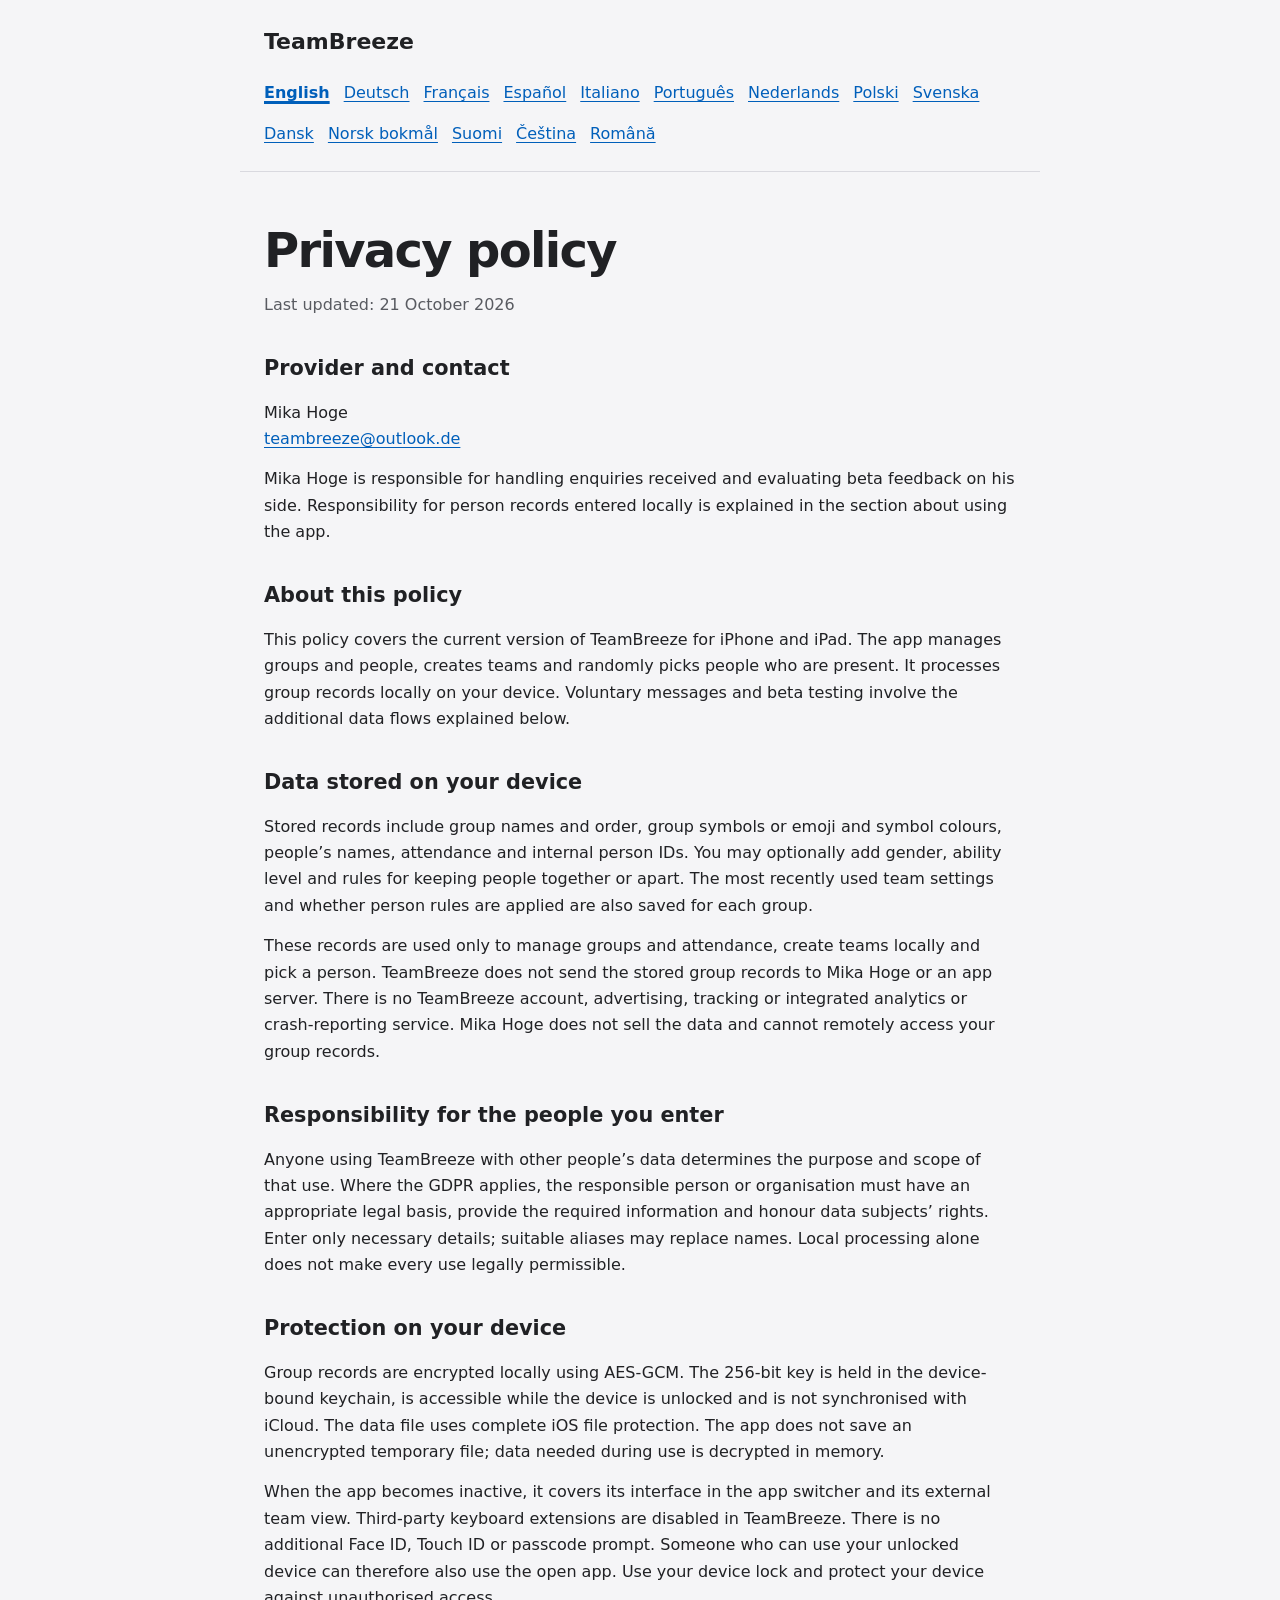
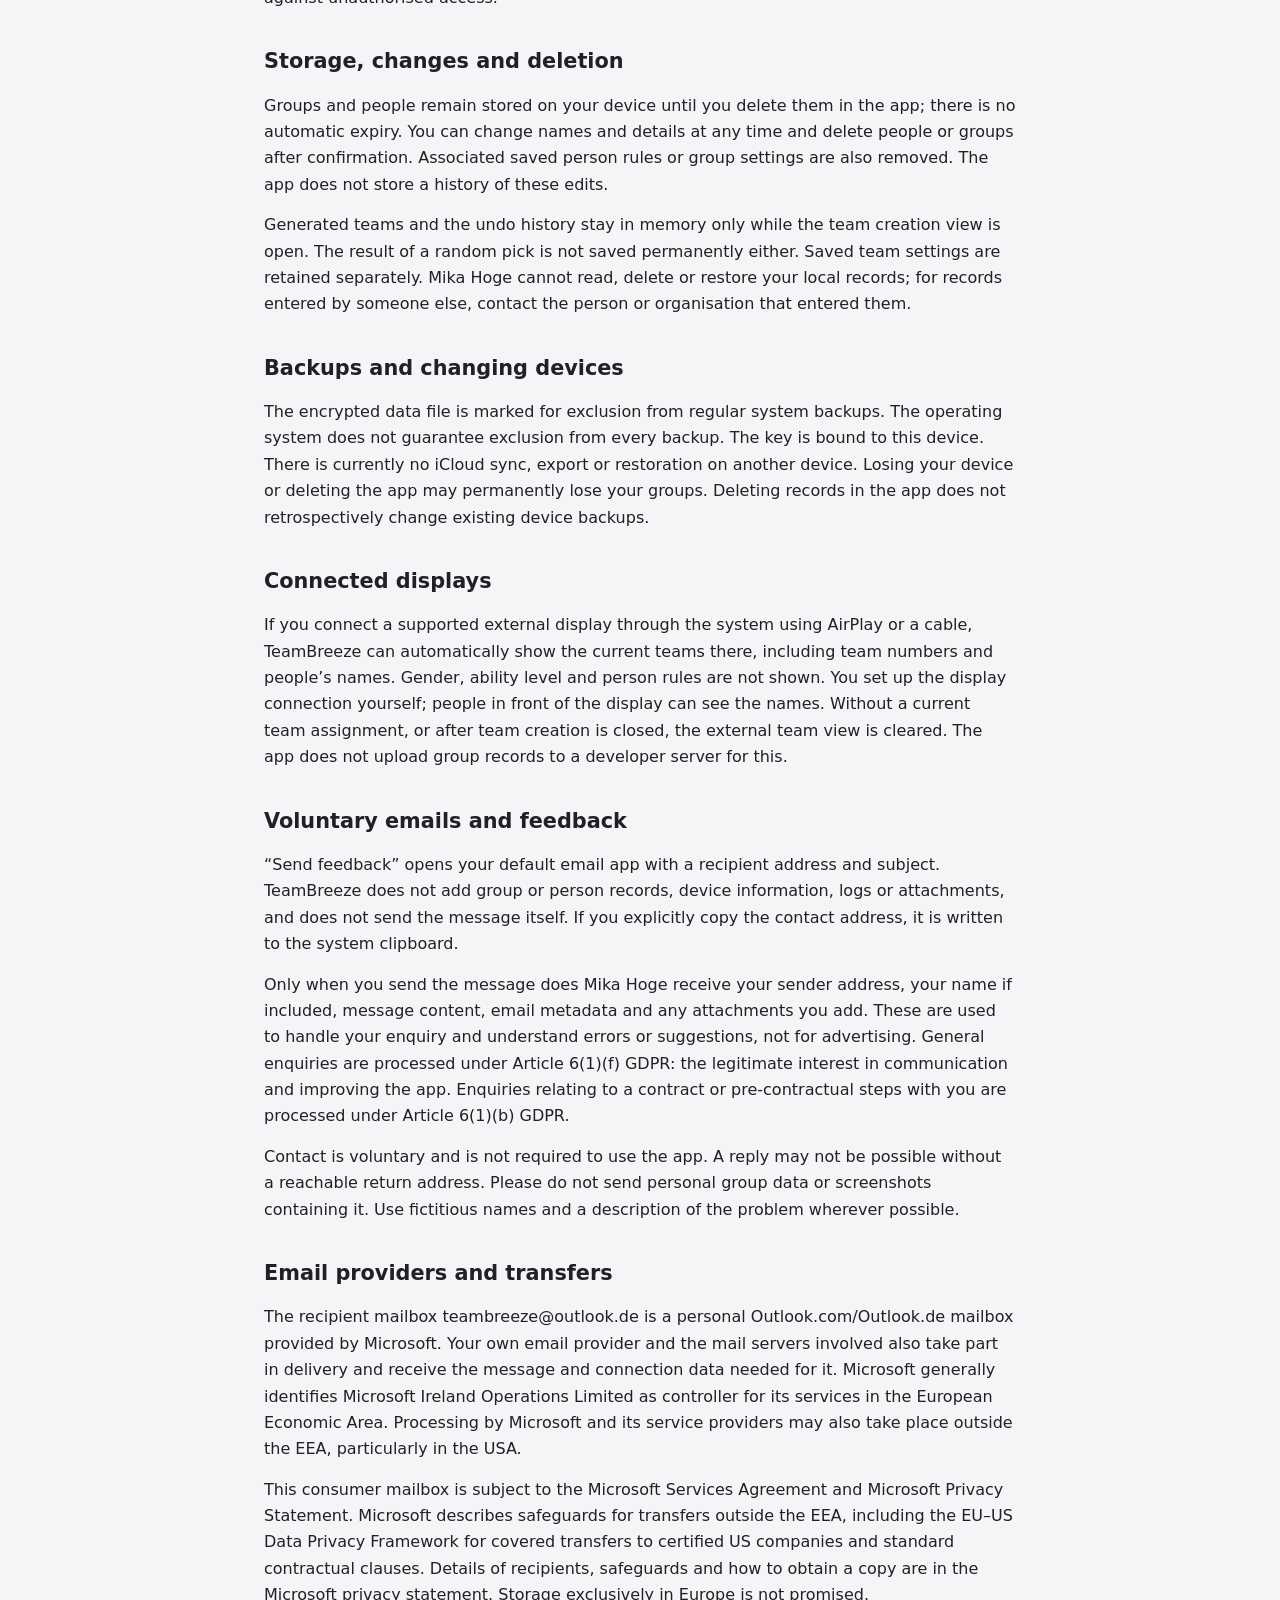
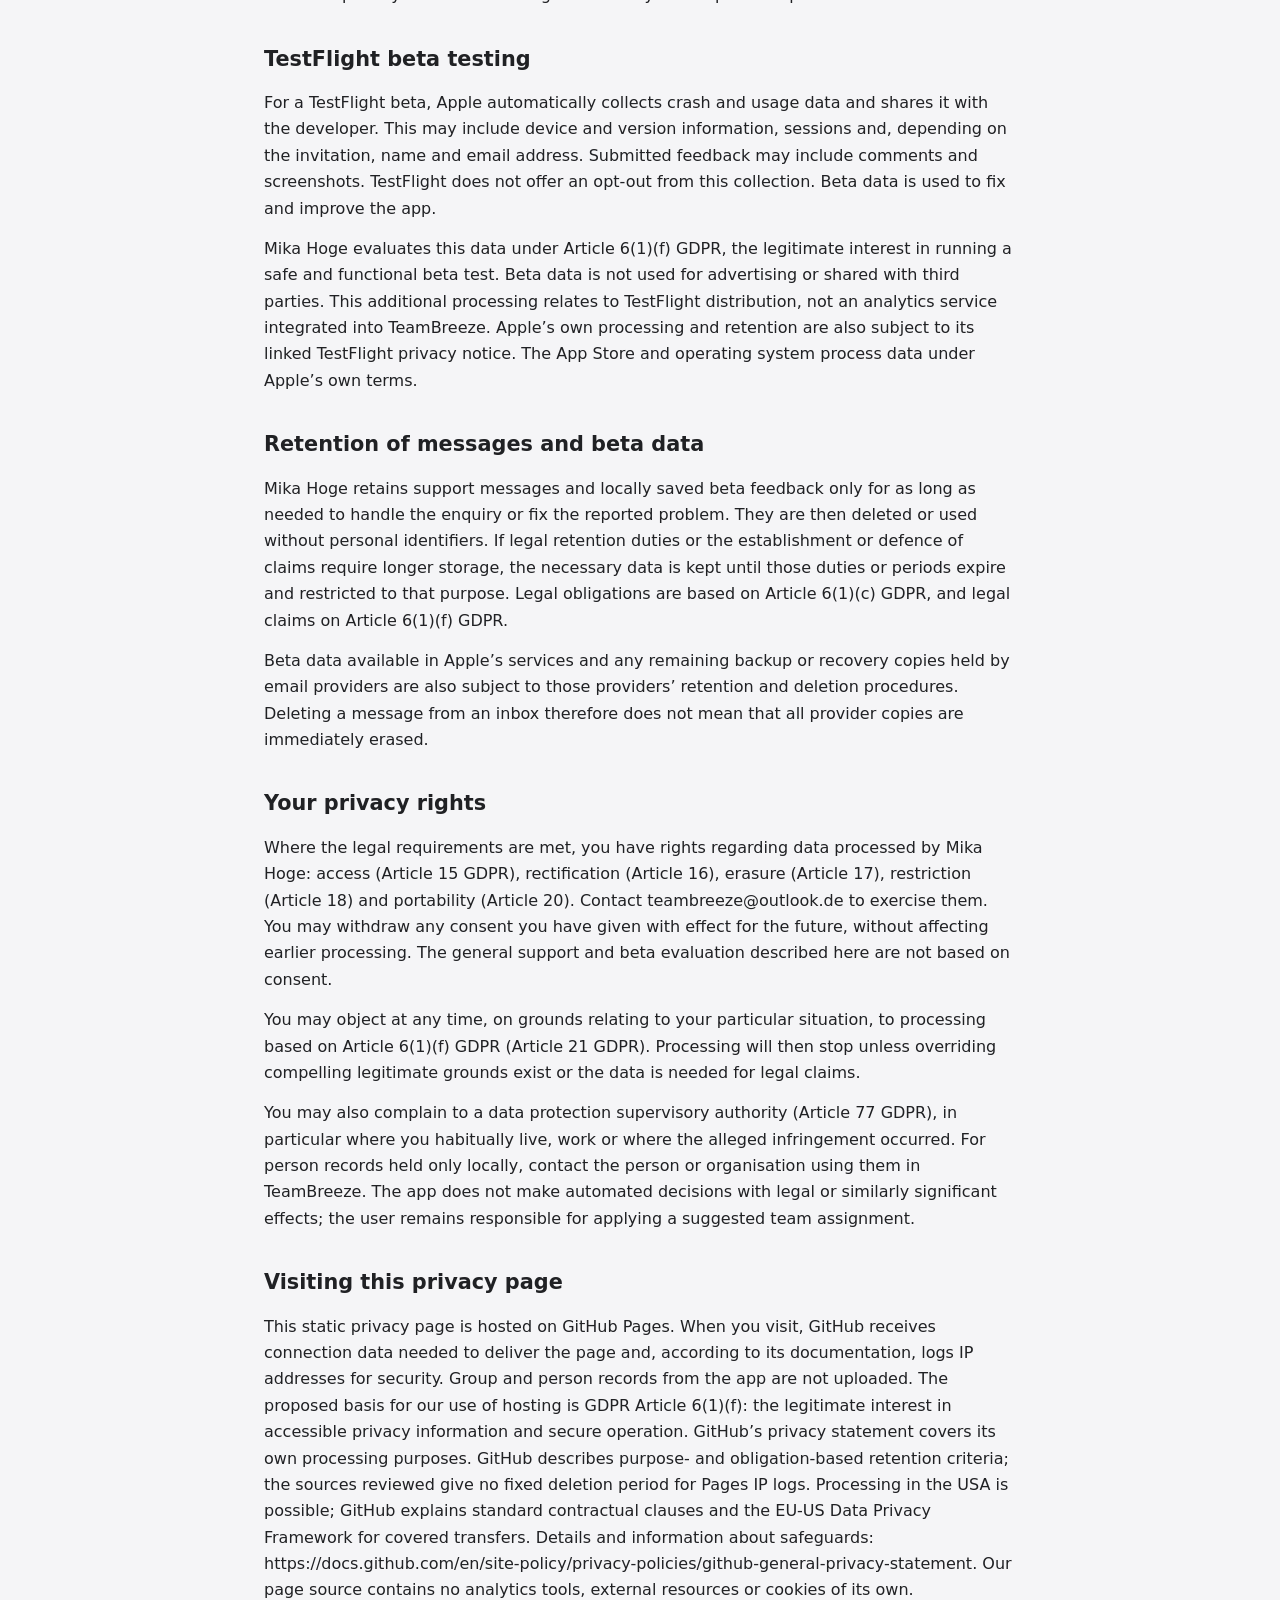
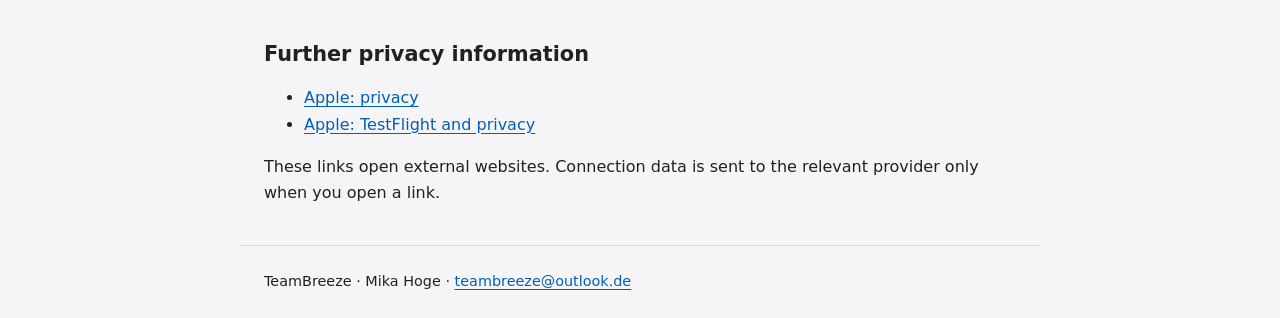
<file: index.html>
<!doctype html>
<html lang="en"><head><meta charset="utf-8"><meta name="viewport" content="width=device-width,initial-scale=1"><meta name="robots" content="noindex,nofollow"><meta name="referrer" content="no-referrer"><title>TeamBreeze – Privacy policy</title><link rel="stylesheet" href="style.css"><link rel="alternate" hreflang="de" href="de.html"><link rel="alternate" hreflang="en" href="index.html"><link rel="alternate" hreflang="fr" href="fr.html"><link rel="alternate" hreflang="es" href="es.html"><link rel="alternate" hreflang="it" href="it.html"><link rel="alternate" hreflang="pt" href="pt.html"><link rel="alternate" hreflang="nl" href="nl.html"><link rel="alternate" hreflang="pl" href="pl.html"><link rel="alternate" hreflang="sv" href="sv.html"><link rel="alternate" hreflang="da" href="da.html"><link rel="alternate" hreflang="nb" href="nb.html"><link rel="alternate" hreflang="fi" href="fi.html"><link rel="alternate" hreflang="cs" href="cs.html"><link rel="alternate" hreflang="ro" href="ro.html"></head><body><header><span class="brand">TeamBreeze</span><nav aria-label="Language"><a href="index.html" lang="en" hreflang="en" aria-current="page">English</a><a href="de.html" lang="de" hreflang="de">Deutsch</a><a href="fr.html" lang="fr" hreflang="fr">Français</a><a href="es.html" lang="es" hreflang="es">Español</a><a href="it.html" lang="it" hreflang="it">Italiano</a><a href="pt.html" lang="pt" hreflang="pt">Português</a><a href="nl.html" lang="nl" hreflang="nl">Nederlands</a><a href="pl.html" lang="pl" hreflang="pl">Polski</a><a href="sv.html" lang="sv" hreflang="sv">Svenska</a><a href="da.html" lang="da" hreflang="da">Dansk</a><a href="nb.html" lang="nb" hreflang="nb">Norsk bokmål</a><a href="fi.html" lang="fi" hreflang="fi">Suomi</a><a href="cs.html" lang="cs" hreflang="cs">Čeština</a><a href="ro.html" lang="ro" hreflang="ro">Română</a></nav></header><main><h1>Privacy policy</h1><p class="date">Last updated: 21 October 2026</p><section><h2>Provider and contact</h2><p>Mika Hoge<br><a href="mailto:teambreeze@outlook.de">teambreeze@outlook.de</a></p><p>Mika Hoge is responsible for handling enquiries received and evaluating beta feedback on his side. Responsibility for person records entered locally is explained in the section about using the app.</p></section><section><h2>About this policy</h2><p>This policy covers the current version of TeamBreeze for iPhone and iPad. The app manages groups and people, creates teams and randomly picks people who are present. It processes group records locally on your device. Voluntary messages and beta testing involve the additional data flows explained below.</p></section><section><h2>Data stored on your device</h2><p>Stored records include group names and order, group symbols or emoji and symbol colours, people’s names, attendance and internal person IDs. You may optionally add gender, ability level and rules for keeping people together or apart. The most recently used team settings and whether person rules are applied are also saved for each group.</p><p>These records are used only to manage groups and attendance, create teams locally and pick a person. TeamBreeze does not send the stored group records to Mika Hoge or an app server. There is no TeamBreeze account, advertising, tracking or integrated analytics or crash-reporting service. Mika Hoge does not sell the data and cannot remotely access your group records.</p></section><section><h2>Responsibility for the people you enter</h2><p>Anyone using TeamBreeze with other people’s data determines the purpose and scope of that use. Where the GDPR applies, the responsible person or organisation must have an appropriate legal basis, provide the required information and honour data subjects’ rights. Enter only necessary details; suitable aliases may replace names. Local processing alone does not make every use legally permissible.</p></section><section><h2>Protection on your device</h2><p>Group records are encrypted locally using AES-GCM. The 256-bit key is held in the device-bound keychain, is accessible while the device is unlocked and is not synchronised with iCloud. The data file uses complete iOS file protection. The app does not save an unencrypted temporary file; data needed during use is decrypted in memory.</p><p>When the app becomes inactive, it covers its interface in the app switcher and its external team view. Third-party keyboard extensions are disabled in TeamBreeze. There is no additional Face ID, Touch ID or passcode prompt. Someone who can use your unlocked device can therefore also use the open app. Use your device lock and protect your device against unauthorised access.</p></section><section><h2>Storage, changes and deletion</h2><p>Groups and people remain stored on your device until you delete them in the app; there is no automatic expiry. You can change names and details at any time and delete people or groups after confirmation. Associated saved person rules or group settings are also removed. The app does not store a history of these edits.</p><p>Generated teams and the undo history stay in memory only while the team creation view is open. The result of a random pick is not saved permanently either. Saved team settings are retained separately. Mika Hoge cannot read, delete or restore your local records; for records entered by someone else, contact the person or organisation that entered them.</p></section><section><h2>Backups and changing devices</h2><p>The encrypted data file is marked for exclusion from regular system backups. The operating system does not guarantee exclusion from every backup. The key is bound to this device. There is currently no iCloud sync, export or restoration on another device. Losing your device or deleting the app may permanently lose your groups. Deleting records in the app does not retrospectively change existing device backups.</p></section><section><h2>Connected displays</h2><p>If you connect a supported external display through the system using AirPlay or a cable, TeamBreeze can automatically show the current teams there, including team numbers and people’s names. Gender, ability level and person rules are not shown. You set up the display connection yourself; people in front of the display can see the names. Without a current team assignment, or after team creation is closed, the external team view is cleared. The app does not upload group records to a developer server for this.</p></section><section><h2>Voluntary emails and feedback</h2><p>“Send feedback” opens your default email app with a recipient address and subject. TeamBreeze does not add group or person records, device information, logs or attachments, and does not send the message itself. If you explicitly copy the contact address, it is written to the system clipboard.</p><p>Only when you send the message does Mika Hoge receive your sender address, your name if included, message content, email metadata and any attachments you add. These are used to handle your enquiry and understand errors or suggestions, not for advertising. General enquiries are processed under Article 6(1)(f) GDPR: the legitimate interest in communication and improving the app. Enquiries relating to a contract or pre-contractual steps with you are processed under Article 6(1)(b) GDPR.</p><p>Contact is voluntary and is not required to use the app. A reply may not be possible without a reachable return address. Please do not send personal group data or screenshots containing it. Use fictitious names and a description of the problem wherever possible.</p></section><section><h2>Email providers and transfers</h2><p>The recipient mailbox teambreeze@outlook.de is a personal Outlook.com/Outlook.de mailbox provided by Microsoft. Your own email provider and the mail servers involved also take part in delivery and receive the message and connection data needed for it. Microsoft generally identifies Microsoft Ireland Operations Limited as controller for its services in the European Economic Area. Processing by Microsoft and its service providers may also take place outside the EEA, particularly in the USA.</p><p>This consumer mailbox is subject to the Microsoft Services Agreement and Microsoft Privacy Statement. Microsoft describes safeguards for transfers outside the EEA, including the EU–US Data Privacy Framework for covered transfers to certified US companies and standard contractual clauses. Details of recipients, safeguards and how to obtain a copy are in the Microsoft privacy statement. Storage exclusively in Europe is not promised.</p></section><section><h2>TestFlight beta testing</h2><p>For a TestFlight beta, Apple automatically collects crash and usage data and shares it with the developer. This may include device and version information, sessions and, depending on the invitation, name and email address. Submitted feedback may include comments and screenshots. TestFlight does not offer an opt-out from this collection. Beta data is used to fix and improve the app.</p><p>Mika Hoge evaluates this data under Article 6(1)(f) GDPR, the legitimate interest in running a safe and functional beta test. Beta data is not used for advertising or shared with third parties. This additional processing relates to TestFlight distribution, not an analytics service integrated into TeamBreeze. Apple’s own processing and retention are also subject to its linked TestFlight privacy notice. The App Store and operating system process data under Apple’s own terms.</p></section><section><h2>Retention of messages and beta data</h2><p>Mika Hoge retains support messages and locally saved beta feedback only for as long as needed to handle the enquiry or fix the reported problem. They are then deleted or used without personal identifiers. If legal retention duties or the establishment or defence of claims require longer storage, the necessary data is kept until those duties or periods expire and restricted to that purpose. Legal obligations are based on Article 6(1)(c) GDPR, and legal claims on Article 6(1)(f) GDPR.</p><p>Beta data available in Apple’s services and any remaining backup or recovery copies held by email providers are also subject to those providers’ retention and deletion procedures. Deleting a message from an inbox therefore does not mean that all provider copies are immediately erased.</p></section><section><h2>Your privacy rights</h2><p>Where the legal requirements are met, you have rights regarding data processed by Mika Hoge: access (Article 15 GDPR), rectification (Article 16), erasure (Article 17), restriction (Article 18) and portability (Article 20). Contact teambreeze@outlook.de to exercise them. You may withdraw any consent you have given with effect for the future, without affecting earlier processing. The general support and beta evaluation described here are not based on consent.</p><p>You may object at any time, on grounds relating to your particular situation, to processing based on Article 6(1)(f) GDPR (Article 21 GDPR). Processing will then stop unless overriding compelling legitimate grounds exist or the data is needed for legal claims.</p><p>You may also complain to a data protection supervisory authority (Article 77 GDPR), in particular where you habitually live, work or where the alleged infringement occurred. For person records held only locally, contact the person or organisation using them in TeamBreeze. The app does not make automated decisions with legal or similarly significant effects; the user remains responsible for applying a suggested team assignment.</p></section><section><h2>Visiting this privacy page</h2><p>This static privacy page is hosted on GitHub Pages. When you visit, GitHub receives connection data needed to deliver the page and, according to its documentation, logs IP addresses for security. Group and person records from the app are not uploaded. The proposed basis for our use of hosting is GDPR Article 6(1)(f): the legitimate interest in accessible privacy information and secure operation. GitHub’s privacy statement covers its own processing purposes. GitHub describes purpose- and obligation-based retention criteria; the sources reviewed give no fixed deletion period for Pages IP logs. Processing in the USA is possible; GitHub explains standard contractual clauses and the EU-US Data Privacy Framework for covered transfers. Details and information about safeguards: https://docs.github.com/en/site-policy/privacy-policies/github-general-privacy-statement. Our page source contains no analytics tools, external resources or cookies of its own.</p></section><section><h2>Further privacy information</h2><ul><li><a href="https://www.apple.com/legal/privacy/" rel="noreferrer">Apple: privacy</a></li><li><a href="https://www.apple.com/legal/privacy/data/en/test-flight/" rel="noreferrer">Apple: TestFlight and privacy</a></li></ul><p>These links open external websites. Connection data is sent to the relevant provider only when you open a link.</p></section></main><footer>TeamBreeze · Mika Hoge · <a href="mailto:teambreeze@outlook.de">teambreeze@outlook.de</a></footer></body></html>
</file>
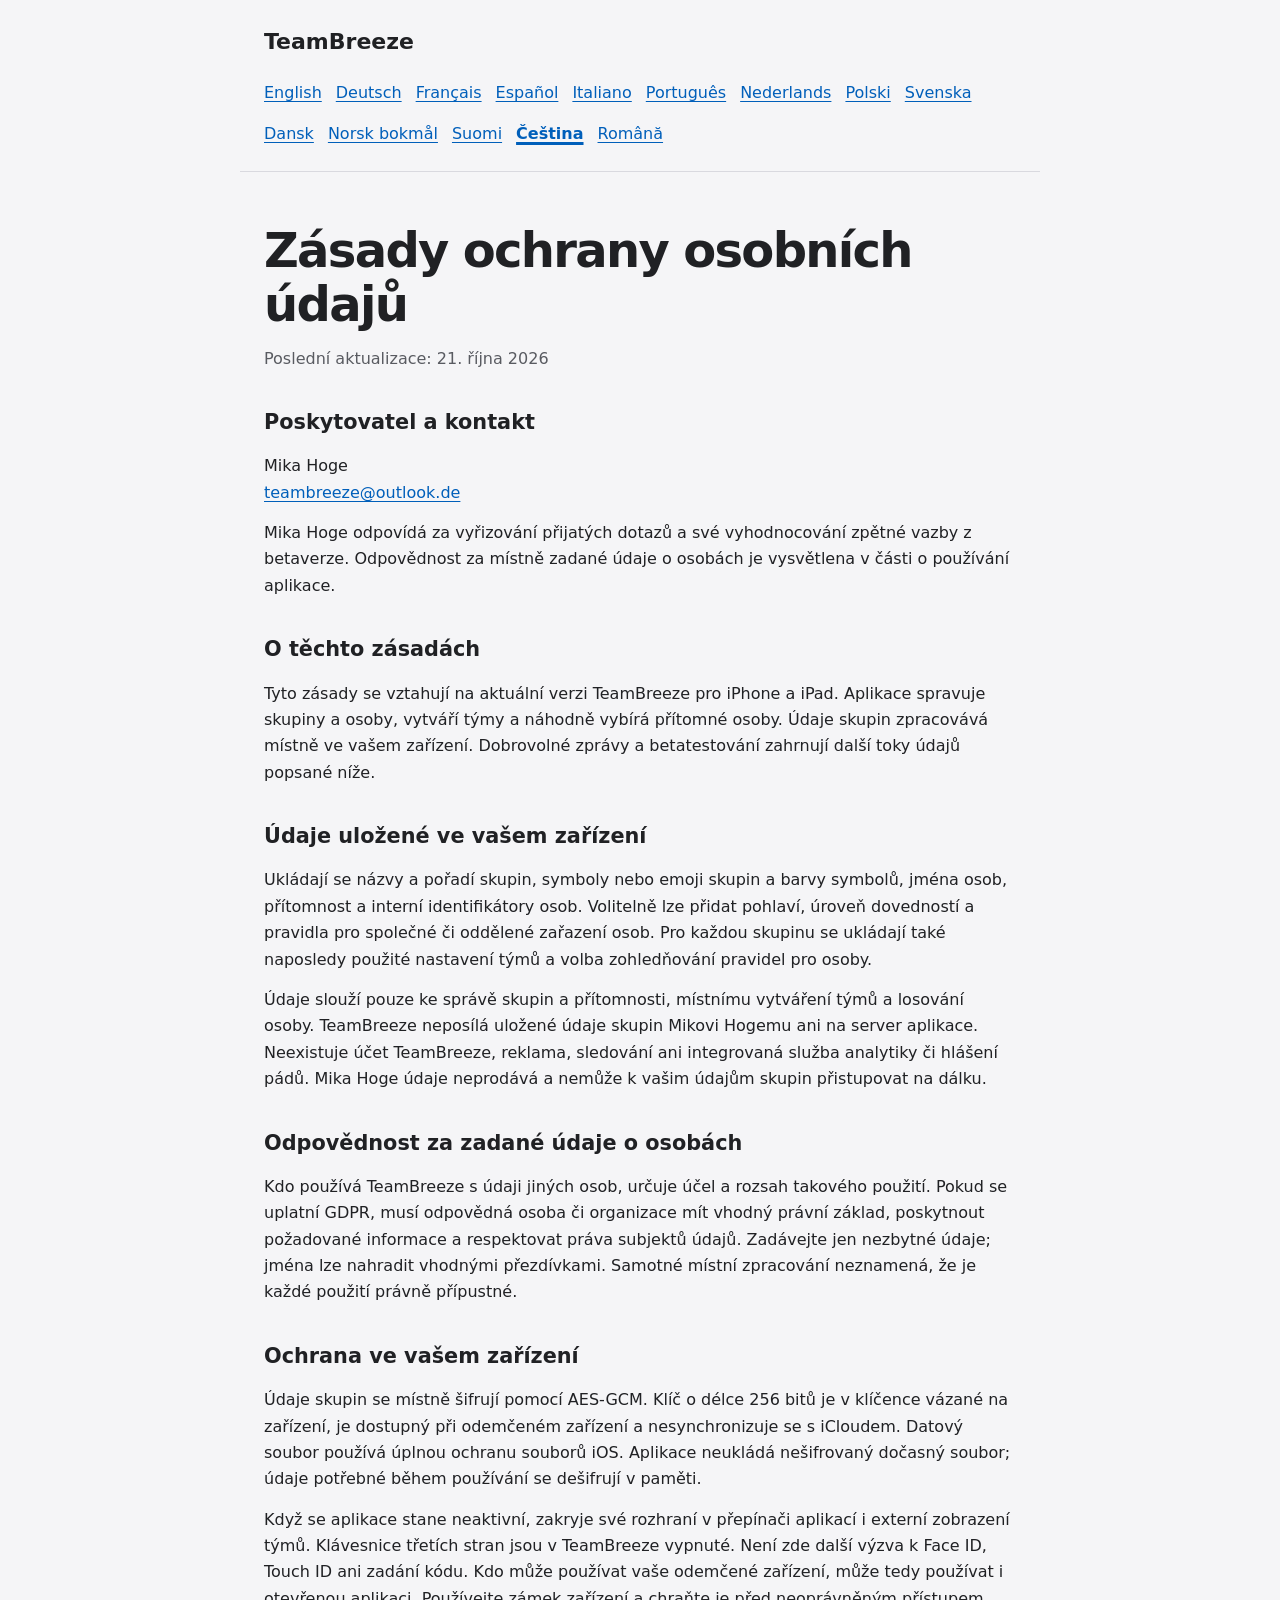
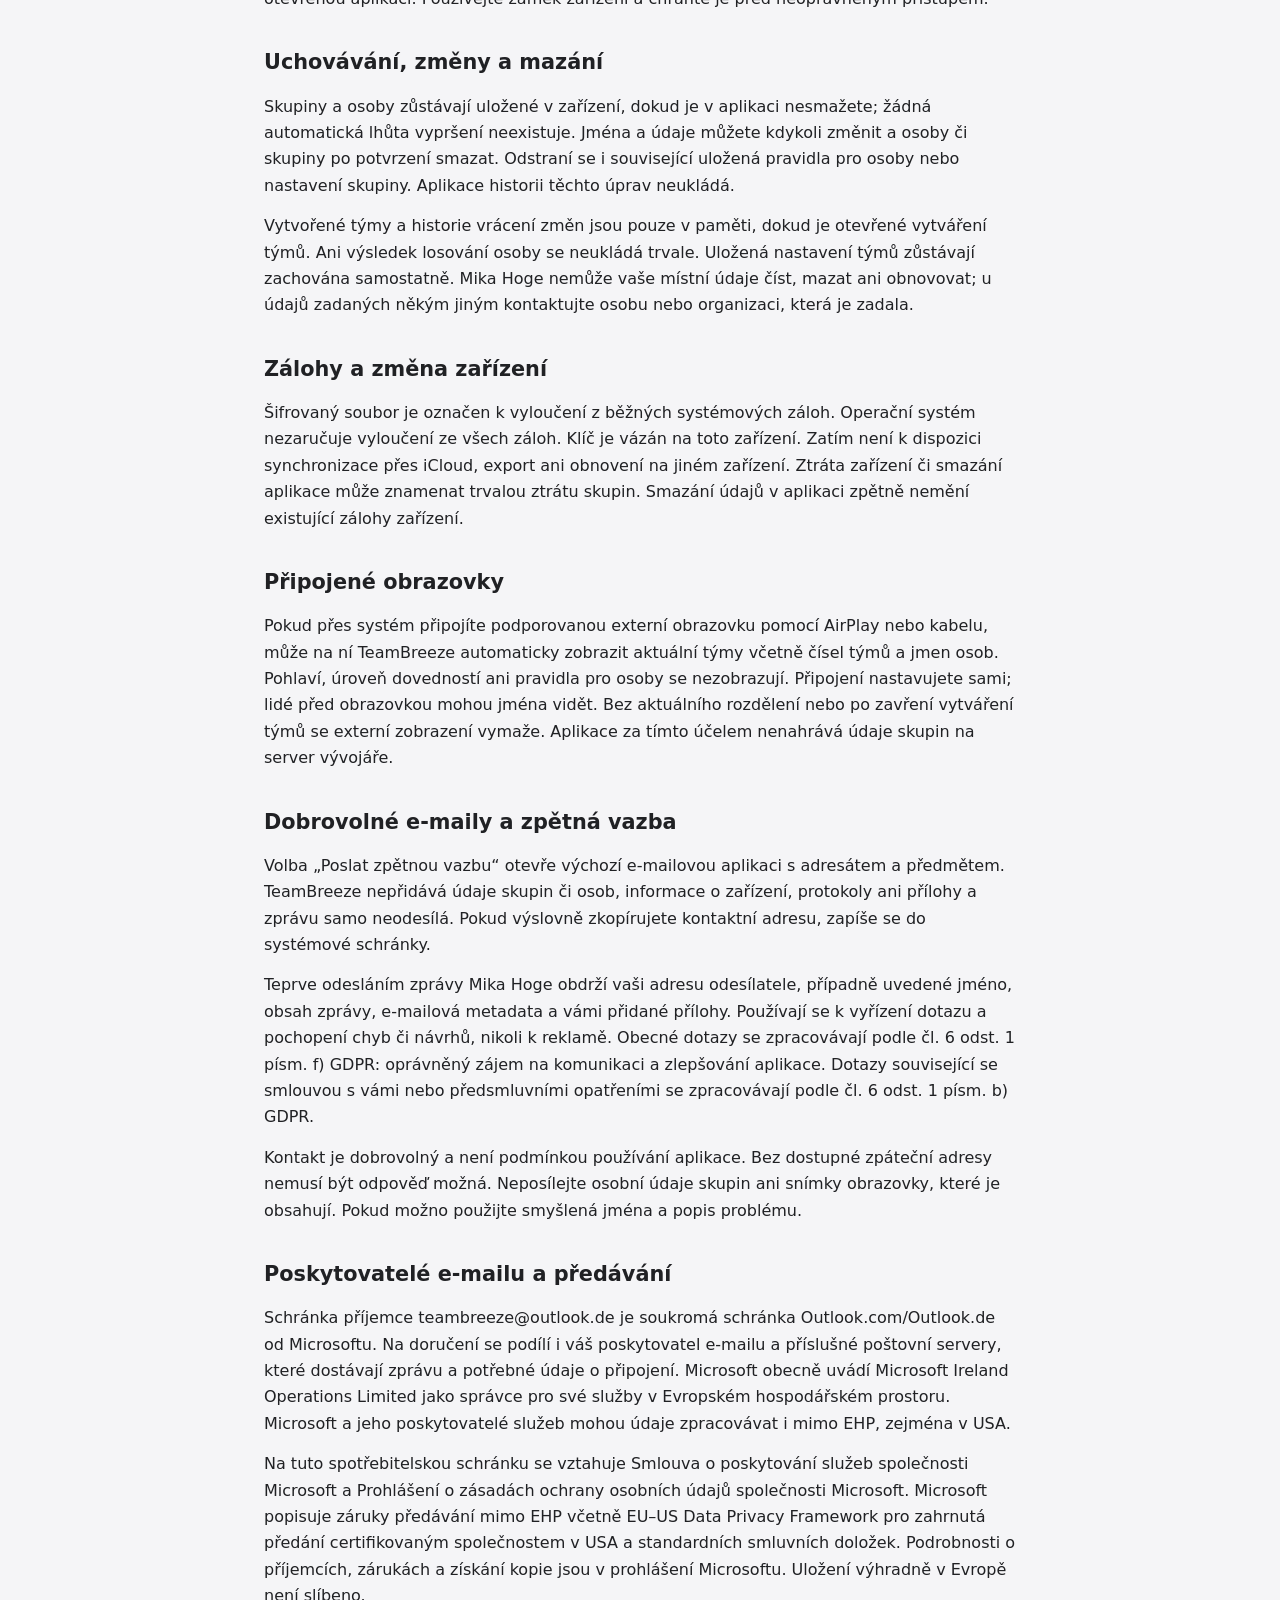
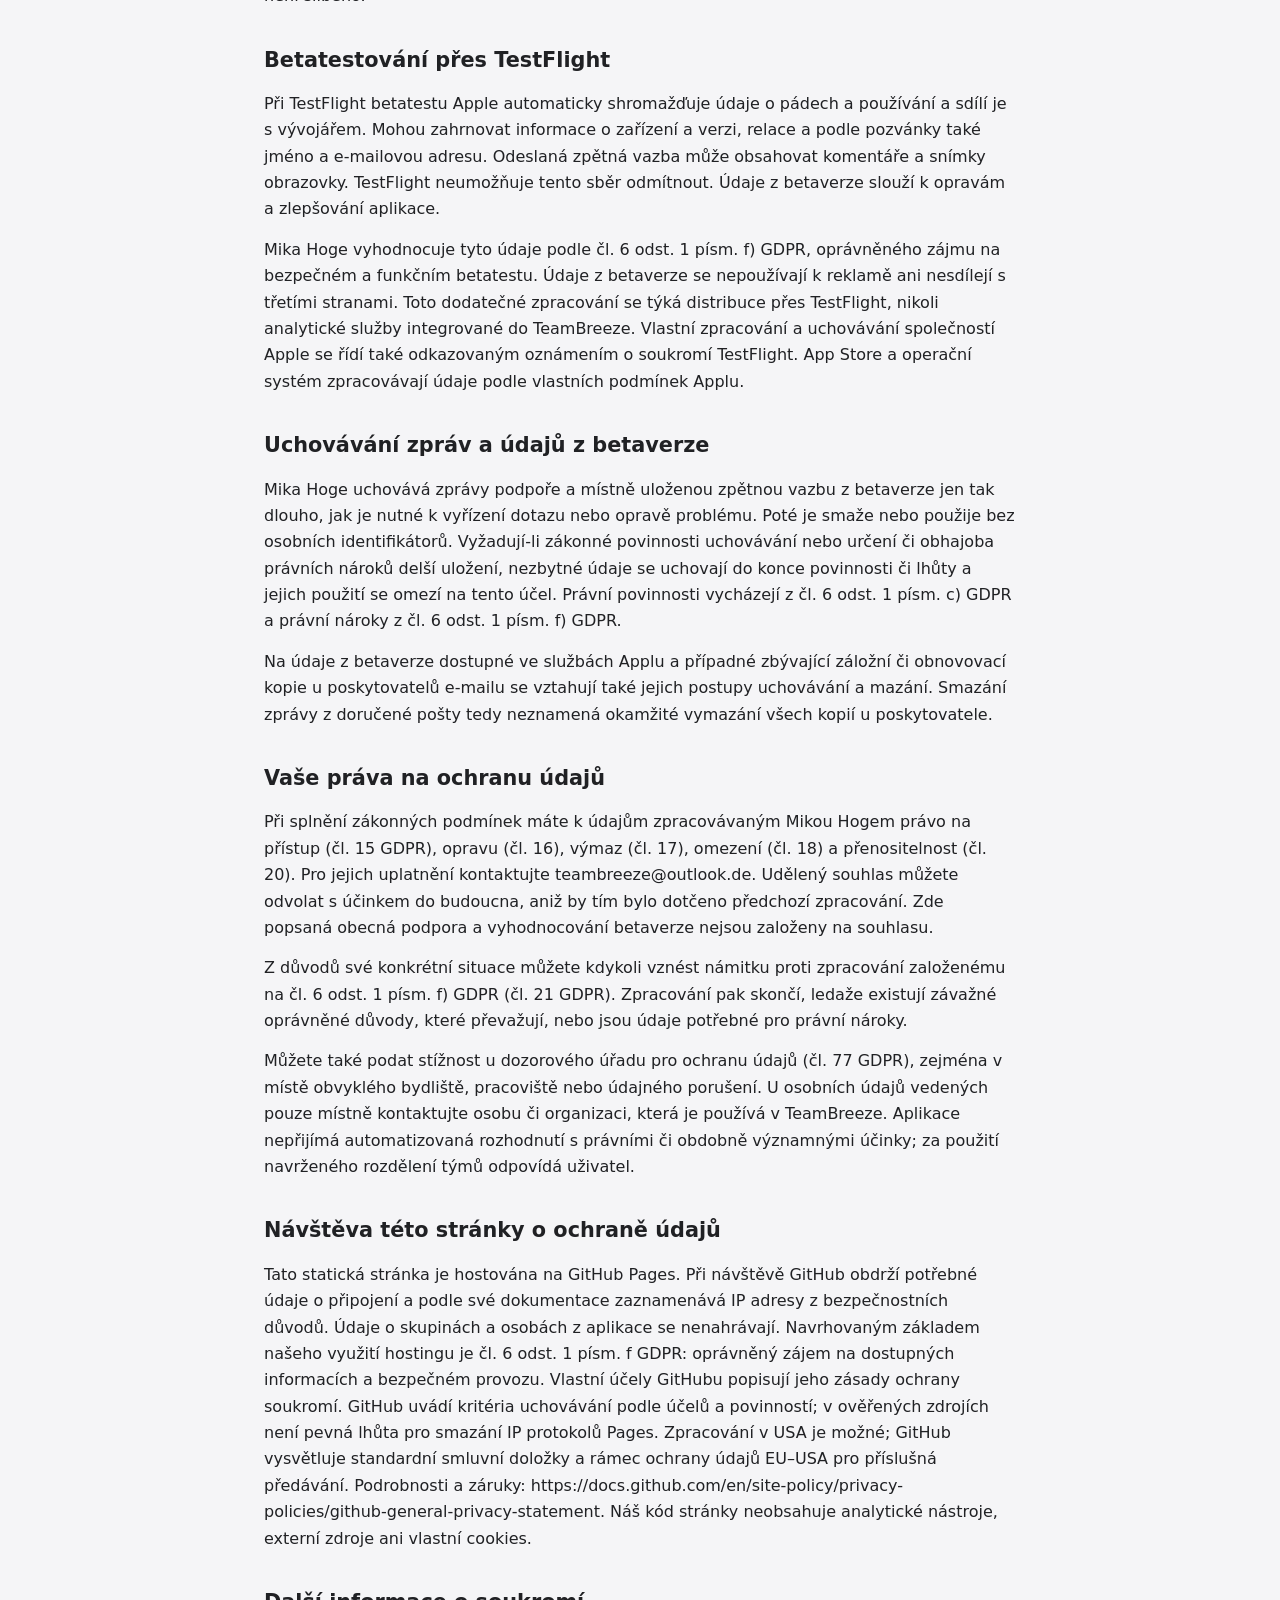
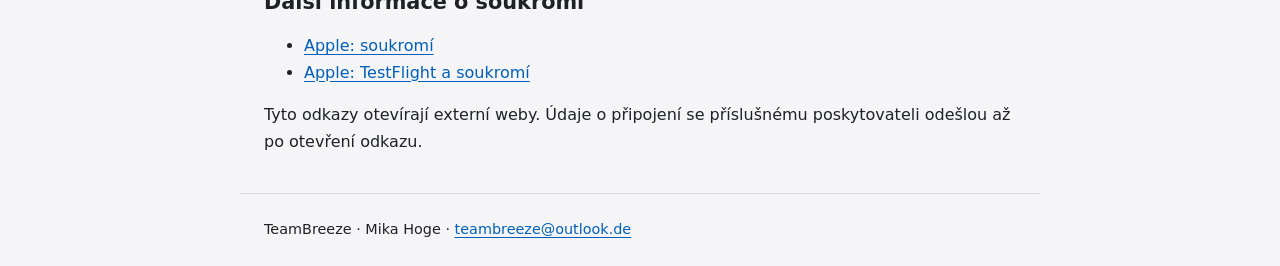
<file: cs.html>
<!doctype html>
<html lang="cs"><head><meta charset="utf-8"><meta name="viewport" content="width=device-width,initial-scale=1"><meta name="robots" content="noindex,nofollow"><meta name="referrer" content="no-referrer"><title>TeamBreeze – Zásady ochrany osobních údajů</title><link rel="stylesheet" href="style.css"><link rel="alternate" hreflang="de" href="de.html"><link rel="alternate" hreflang="en" href="index.html"><link rel="alternate" hreflang="fr" href="fr.html"><link rel="alternate" hreflang="es" href="es.html"><link rel="alternate" hreflang="it" href="it.html"><link rel="alternate" hreflang="pt" href="pt.html"><link rel="alternate" hreflang="nl" href="nl.html"><link rel="alternate" hreflang="pl" href="pl.html"><link rel="alternate" hreflang="sv" href="sv.html"><link rel="alternate" hreflang="da" href="da.html"><link rel="alternate" hreflang="nb" href="nb.html"><link rel="alternate" hreflang="fi" href="fi.html"><link rel="alternate" hreflang="cs" href="cs.html"><link rel="alternate" hreflang="ro" href="ro.html"></head><body><header><span class="brand">TeamBreeze</span><nav aria-label="Language"><a href="index.html" lang="en" hreflang="en">English</a><a href="de.html" lang="de" hreflang="de">Deutsch</a><a href="fr.html" lang="fr" hreflang="fr">Français</a><a href="es.html" lang="es" hreflang="es">Español</a><a href="it.html" lang="it" hreflang="it">Italiano</a><a href="pt.html" lang="pt" hreflang="pt">Português</a><a href="nl.html" lang="nl" hreflang="nl">Nederlands</a><a href="pl.html" lang="pl" hreflang="pl">Polski</a><a href="sv.html" lang="sv" hreflang="sv">Svenska</a><a href="da.html" lang="da" hreflang="da">Dansk</a><a href="nb.html" lang="nb" hreflang="nb">Norsk bokmål</a><a href="fi.html" lang="fi" hreflang="fi">Suomi</a><a href="cs.html" lang="cs" hreflang="cs" aria-current="page">Čeština</a><a href="ro.html" lang="ro" hreflang="ro">Română</a></nav></header><main><h1>Zásady ochrany osobních údajů</h1><p class="date">Poslední aktualizace: 21. října 2026</p><section><h2>Poskytovatel a kontakt</h2><p>Mika Hoge<br><a href="mailto:teambreeze@outlook.de">teambreeze@outlook.de</a></p><p>Mika Hoge odpovídá za vyřizování přijatých dotazů a své vyhodnocování zpětné vazby z betaverze. Odpovědnost za místně zadané údaje o osobách je vysvětlena v části o používání aplikace.</p></section><section><h2>O těchto zásadách</h2><p>Tyto zásady se vztahují na aktuální verzi TeamBreeze pro iPhone a iPad. Aplikace spravuje skupiny a osoby, vytváří týmy a náhodně vybírá přítomné osoby. Údaje skupin zpracovává místně ve vašem zařízení. Dobrovolné zprávy a betatestování zahrnují další toky údajů popsané níže.</p></section><section><h2>Údaje uložené ve vašem zařízení</h2><p>Ukládají se názvy a pořadí skupin, symboly nebo emoji skupin a barvy symbolů, jména osob, přítomnost a interní identifikátory osob. Volitelně lze přidat pohlaví, úroveň dovedností a pravidla pro společné či oddělené zařazení osob. Pro každou skupinu se ukládají také naposledy použité nastavení týmů a volba zohledňování pravidel pro osoby.</p><p>Údaje slouží pouze ke správě skupin a přítomnosti, místnímu vytváření týmů a losování osoby. TeamBreeze neposílá uložené údaje skupin Mikovi Hogemu ani na server aplikace. Neexistuje účet TeamBreeze, reklama, sledování ani integrovaná služba analytiky či hlášení pádů. Mika Hoge údaje neprodává a nemůže k vašim údajům skupin přistupovat na dálku.</p></section><section><h2>Odpovědnost za zadané údaje o osobách</h2><p>Kdo používá TeamBreeze s údaji jiných osob, určuje účel a rozsah takového použití. Pokud se uplatní GDPR, musí odpovědná osoba či organizace mít vhodný právní základ, poskytnout požadované informace a respektovat práva subjektů údajů. Zadávejte jen nezbytné údaje; jména lze nahradit vhodnými přezdívkami. Samotné místní zpracování neznamená, že je každé použití právně přípustné.</p></section><section><h2>Ochrana ve vašem zařízení</h2><p>Údaje skupin se místně šifrují pomocí AES-GCM. Klíč o délce 256 bitů je v klíčence vázané na zařízení, je dostupný při odemčeném zařízení a nesynchronizuje se s iCloudem. Datový soubor používá úplnou ochranu souborů iOS. Aplikace neukládá nešifrovaný dočasný soubor; údaje potřebné během používání se dešifrují v paměti.</p><p>Když se aplikace stane neaktivní, zakryje své rozhraní v přepínači aplikací i externí zobrazení týmů. Klávesnice třetích stran jsou v TeamBreeze vypnuté. Není zde další výzva k Face ID, Touch ID ani zadání kódu. Kdo může používat vaše odemčené zařízení, může tedy používat i otevřenou aplikaci. Používejte zámek zařízení a chraňte je před neoprávněným přístupem.</p></section><section><h2>Uchovávání, změny a mazání</h2><p>Skupiny a osoby zůstávají uložené v zařízení, dokud je v aplikaci nesmažete; žádná automatická lhůta vypršení neexistuje. Jména a údaje můžete kdykoli změnit a osoby či skupiny po potvrzení smazat. Odstraní se i související uložená pravidla pro osoby nebo nastavení skupiny. Aplikace historii těchto úprav neukládá.</p><p>Vytvořené týmy a historie vrácení změn jsou pouze v paměti, dokud je otevřené vytváření týmů. Ani výsledek losování osoby se neukládá trvale. Uložená nastavení týmů zůstávají zachována samostatně. Mika Hoge nemůže vaše místní údaje číst, mazat ani obnovovat; u údajů zadaných někým jiným kontaktujte osobu nebo organizaci, která je zadala.</p></section><section><h2>Zálohy a změna zařízení</h2><p>Šifrovaný soubor je označen k vyloučení z běžných systémových záloh. Operační systém nezaručuje vyloučení ze všech záloh. Klíč je vázán na toto zařízení. Zatím není k dispozici synchronizace přes iCloud, export ani obnovení na jiném zařízení. Ztráta zařízení či smazání aplikace může znamenat trvalou ztrátu skupin. Smazání údajů v aplikaci zpětně nemění existující zálohy zařízení.</p></section><section><h2>Připojené obrazovky</h2><p>Pokud přes systém připojíte podporovanou externí obrazovku pomocí AirPlay nebo kabelu, může na ní TeamBreeze automaticky zobrazit aktuální týmy včetně čísel týmů a jmen osob. Pohlaví, úroveň dovedností ani pravidla pro osoby se nezobrazují. Připojení nastavujete sami; lidé před obrazovkou mohou jména vidět. Bez aktuálního rozdělení nebo po zavření vytváření týmů se externí zobrazení vymaže. Aplikace za tímto účelem nenahrává údaje skupin na server vývojáře.</p></section><section><h2>Dobrovolné e-maily a zpětná vazba</h2><p>Volba „Poslat zpětnou vazbu“ otevře výchozí e-mailovou aplikaci s adresátem a předmětem. TeamBreeze nepřidává údaje skupin či osob, informace o zařízení, protokoly ani přílohy a zprávu samo neodesílá. Pokud výslovně zkopírujete kontaktní adresu, zapíše se do systémové schránky.</p><p>Teprve odesláním zprávy Mika Hoge obdrží vaši adresu odesílatele, případně uvedené jméno, obsah zprávy, e-mailová metadata a vámi přidané přílohy. Používají se k vyřízení dotazu a pochopení chyb či návrhů, nikoli k reklamě. Obecné dotazy se zpracovávají podle čl. 6 odst. 1 písm. f) GDPR: oprávněný zájem na komunikaci a zlepšování aplikace. Dotazy související se smlouvou s vámi nebo předsmluvními opatřeními se zpracovávají podle čl. 6 odst. 1 písm. b) GDPR.</p><p>Kontakt je dobrovolný a není podmínkou používání aplikace. Bez dostupné zpáteční adresy nemusí být odpověď možná. Neposílejte osobní údaje skupin ani snímky obrazovky, které je obsahují. Pokud možno použijte smyšlená jména a popis problému.</p></section><section><h2>Poskytovatelé e-mailu a předávání</h2><p>Schránka příjemce teambreeze@outlook.de je soukromá schránka Outlook.com/Outlook.de od Microsoftu. Na doručení se podílí i váš poskytovatel e-mailu a příslušné poštovní servery, které dostávají zprávu a potřebné údaje o připojení. Microsoft obecně uvádí Microsoft Ireland Operations Limited jako správce pro své služby v Evropském hospodářském prostoru. Microsoft a jeho poskytovatelé služeb mohou údaje zpracovávat i mimo EHP, zejména v USA.</p><p>Na tuto spotřebitelskou schránku se vztahuje Smlouva o poskytování služeb společnosti Microsoft a Prohlášení o zásadách ochrany osobních údajů společnosti Microsoft. Microsoft popisuje záruky předávání mimo EHP včetně EU–US Data Privacy Framework pro zahrnutá předání certifikovaným společnostem v USA a standardních smluvních doložek. Podrobnosti o příjemcích, zárukách a získání kopie jsou v prohlášení Microsoftu. Uložení výhradně v Evropě není slíbeno.</p></section><section><h2>Betatestování přes TestFlight</h2><p>Při TestFlight betatestu Apple automaticky shromažďuje údaje o pádech a používání a sdílí je s vývojářem. Mohou zahrnovat informace o zařízení a verzi, relace a podle pozvánky také jméno a e-mailovou adresu. Odeslaná zpětná vazba může obsahovat komentáře a snímky obrazovky. TestFlight neumožňuje tento sběr odmítnout. Údaje z betaverze slouží k opravám a zlepšování aplikace.</p><p>Mika Hoge vyhodnocuje tyto údaje podle čl. 6 odst. 1 písm. f) GDPR, oprávněného zájmu na bezpečném a funkčním betatestu. Údaje z betaverze se nepoužívají k reklamě ani nesdílejí s třetími stranami. Toto dodatečné zpracování se týká distribuce přes TestFlight, nikoli analytické služby integrované do TeamBreeze. Vlastní zpracování a uchovávání společností Apple se řídí také odkazovaným oznámením o soukromí TestFlight. App Store a operační systém zpracovávají údaje podle vlastních podmínek Applu.</p></section><section><h2>Uchovávání zpráv a údajů z betaverze</h2><p>Mika Hoge uchovává zprávy podpoře a místně uloženou zpětnou vazbu z betaverze jen tak dlouho, jak je nutné k vyřízení dotazu nebo opravě problému. Poté je smaže nebo použije bez osobních identifikátorů. Vyžadují-li zákonné povinnosti uchovávání nebo určení či obhajoba právních nároků delší uložení, nezbytné údaje se uchovají do konce povinnosti či lhůty a jejich použití se omezí na tento účel. Právní povinnosti vycházejí z čl. 6 odst. 1 písm. c) GDPR a právní nároky z čl. 6 odst. 1 písm. f) GDPR.</p><p>Na údaje z betaverze dostupné ve službách Applu a případné zbývající záložní či obnovovací kopie u poskytovatelů e-mailu se vztahují také jejich postupy uchovávání a mazání. Smazání zprávy z doručené pošty tedy neznamená okamžité vymazání všech kopií u poskytovatele.</p></section><section><h2>Vaše práva na ochranu údajů</h2><p>Při splnění zákonných podmínek máte k údajům zpracovávaným Mikou Hogem právo na přístup (čl. 15 GDPR), opravu (čl. 16), výmaz (čl. 17), omezení (čl. 18) a přenositelnost (čl. 20). Pro jejich uplatnění kontaktujte teambreeze@outlook.de. Udělený souhlas můžete odvolat s účinkem do budoucna, aniž by tím bylo dotčeno předchozí zpracování. Zde popsaná obecná podpora a vyhodnocování betaverze nejsou založeny na souhlasu.</p><p>Z důvodů své konkrétní situace můžete kdykoli vznést námitku proti zpracování založenému na čl. 6 odst. 1 písm. f) GDPR (čl. 21 GDPR). Zpracování pak skončí, ledaže existují závažné oprávněné důvody, které převažují, nebo jsou údaje potřebné pro právní nároky.</p><p>Můžete také podat stížnost u dozorového úřadu pro ochranu údajů (čl. 77 GDPR), zejména v místě obvyklého bydliště, pracoviště nebo údajného porušení. U osobních údajů vedených pouze místně kontaktujte osobu či organizaci, která je používá v TeamBreeze. Aplikace nepřijímá automatizovaná rozhodnutí s právními či obdobně významnými účinky; za použití navrženého rozdělení týmů odpovídá uživatel.</p></section><section><h2>Návštěva této stránky o ochraně údajů</h2><p>Tato statická stránka je hostována na GitHub Pages. Při návštěvě GitHub obdrží potřebné údaje o připojení a podle své dokumentace zaznamenává IP adresy z bezpečnostních důvodů. Údaje o skupinách a osobách z aplikace se nenahrávají. Navrhovaným základem našeho využití hostingu je čl. 6 odst. 1 písm. f GDPR: oprávněný zájem na dostupných informacích a bezpečném provozu. Vlastní účely GitHubu popisují jeho zásady ochrany soukromí. GitHub uvádí kritéria uchovávání podle účelů a povinností; v ověřených zdrojích není pevná lhůta pro smazání IP protokolů Pages. Zpracování v USA je možné; GitHub vysvětluje standardní smluvní doložky a rámec ochrany údajů EU–USA pro příslušná předávání. Podrobnosti a záruky: https://docs.github.com/en/site-policy/privacy-policies/github-general-privacy-statement. Náš kód stránky neobsahuje analytické nástroje, externí zdroje ani vlastní cookies.</p></section><section><h2>Další informace o soukromí</h2><ul><li><a href="https://www.apple.com/legal/privacy/" rel="noreferrer">Apple: soukromí</a></li><li><a href="https://www.apple.com/legal/privacy/data/en/test-flight/" rel="noreferrer">Apple: TestFlight a soukromí</a></li></ul><p>Tyto odkazy otevírají externí weby. Údaje o připojení se příslušnému poskytovateli odešlou až po otevření odkazu.</p></section></main><footer>TeamBreeze · Mika Hoge · <a href="mailto:teambreeze@outlook.de">teambreeze@outlook.de</a></footer></body></html>
</file>
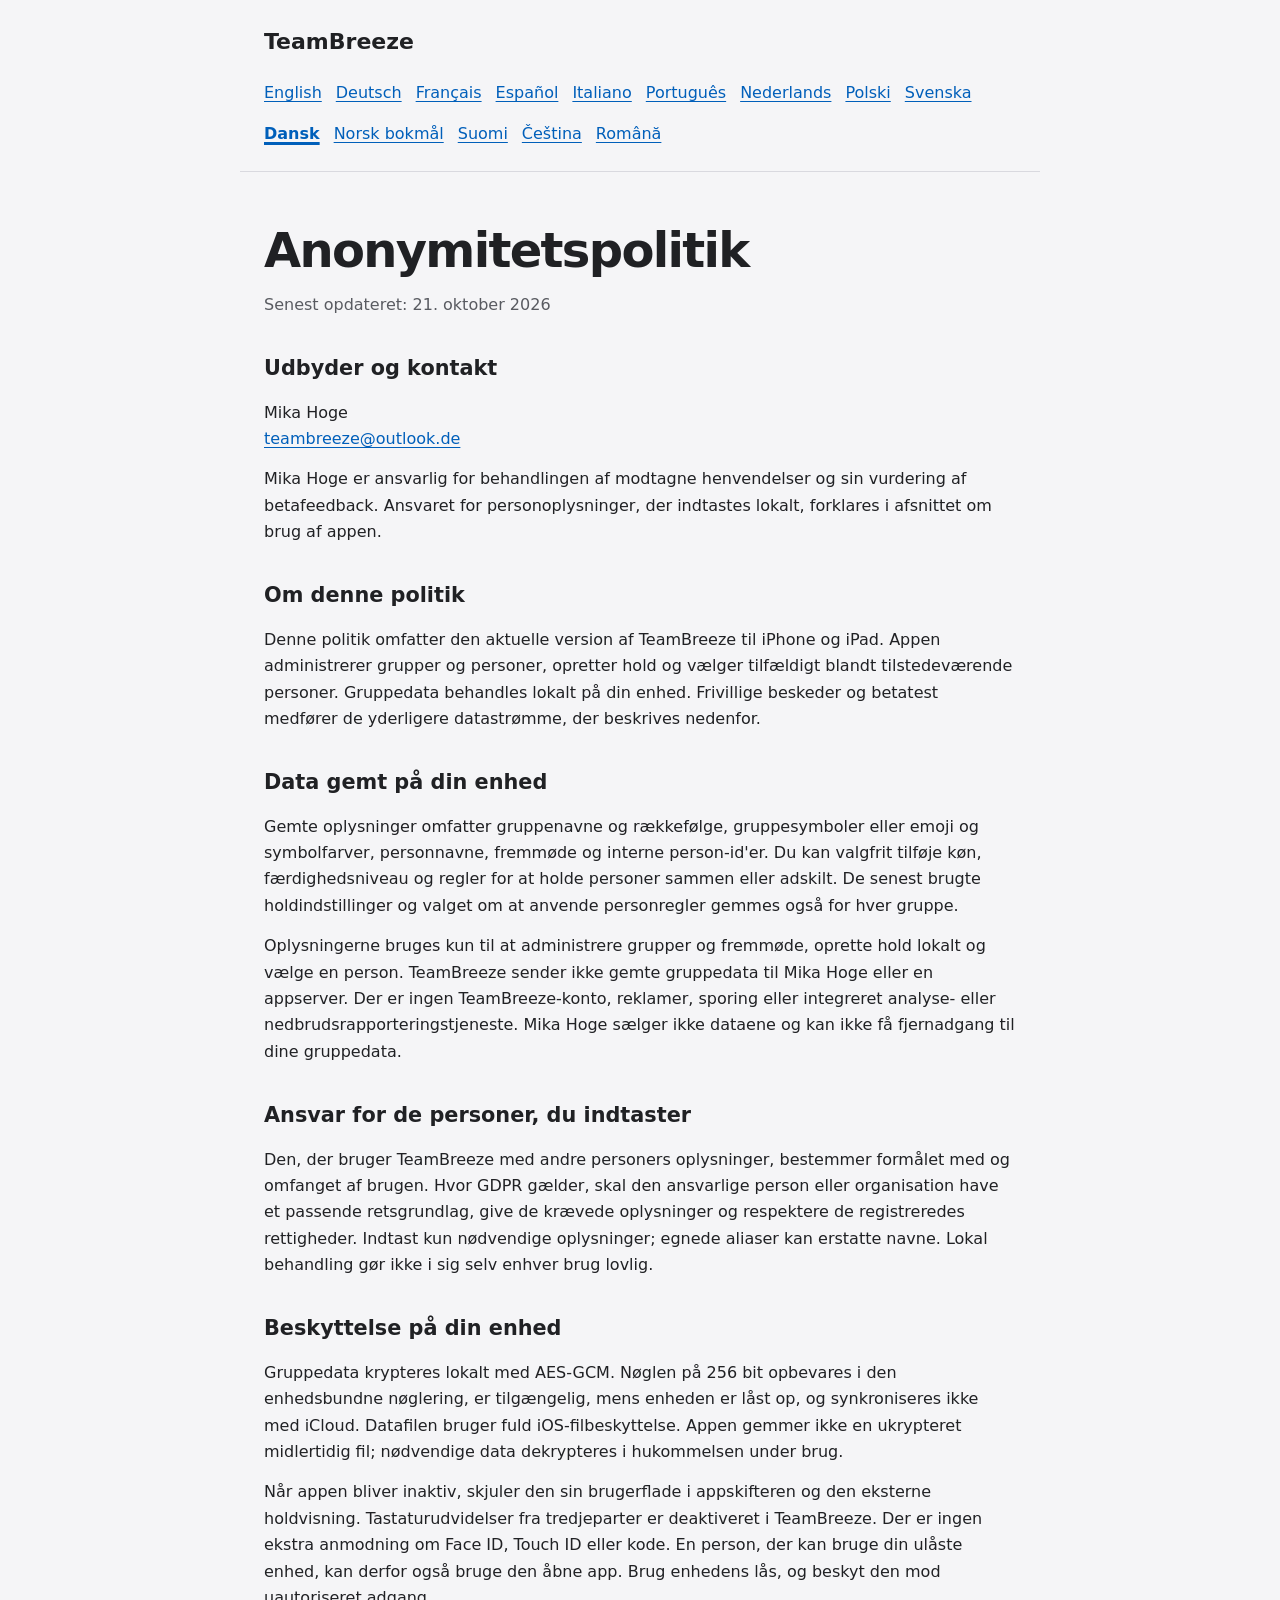
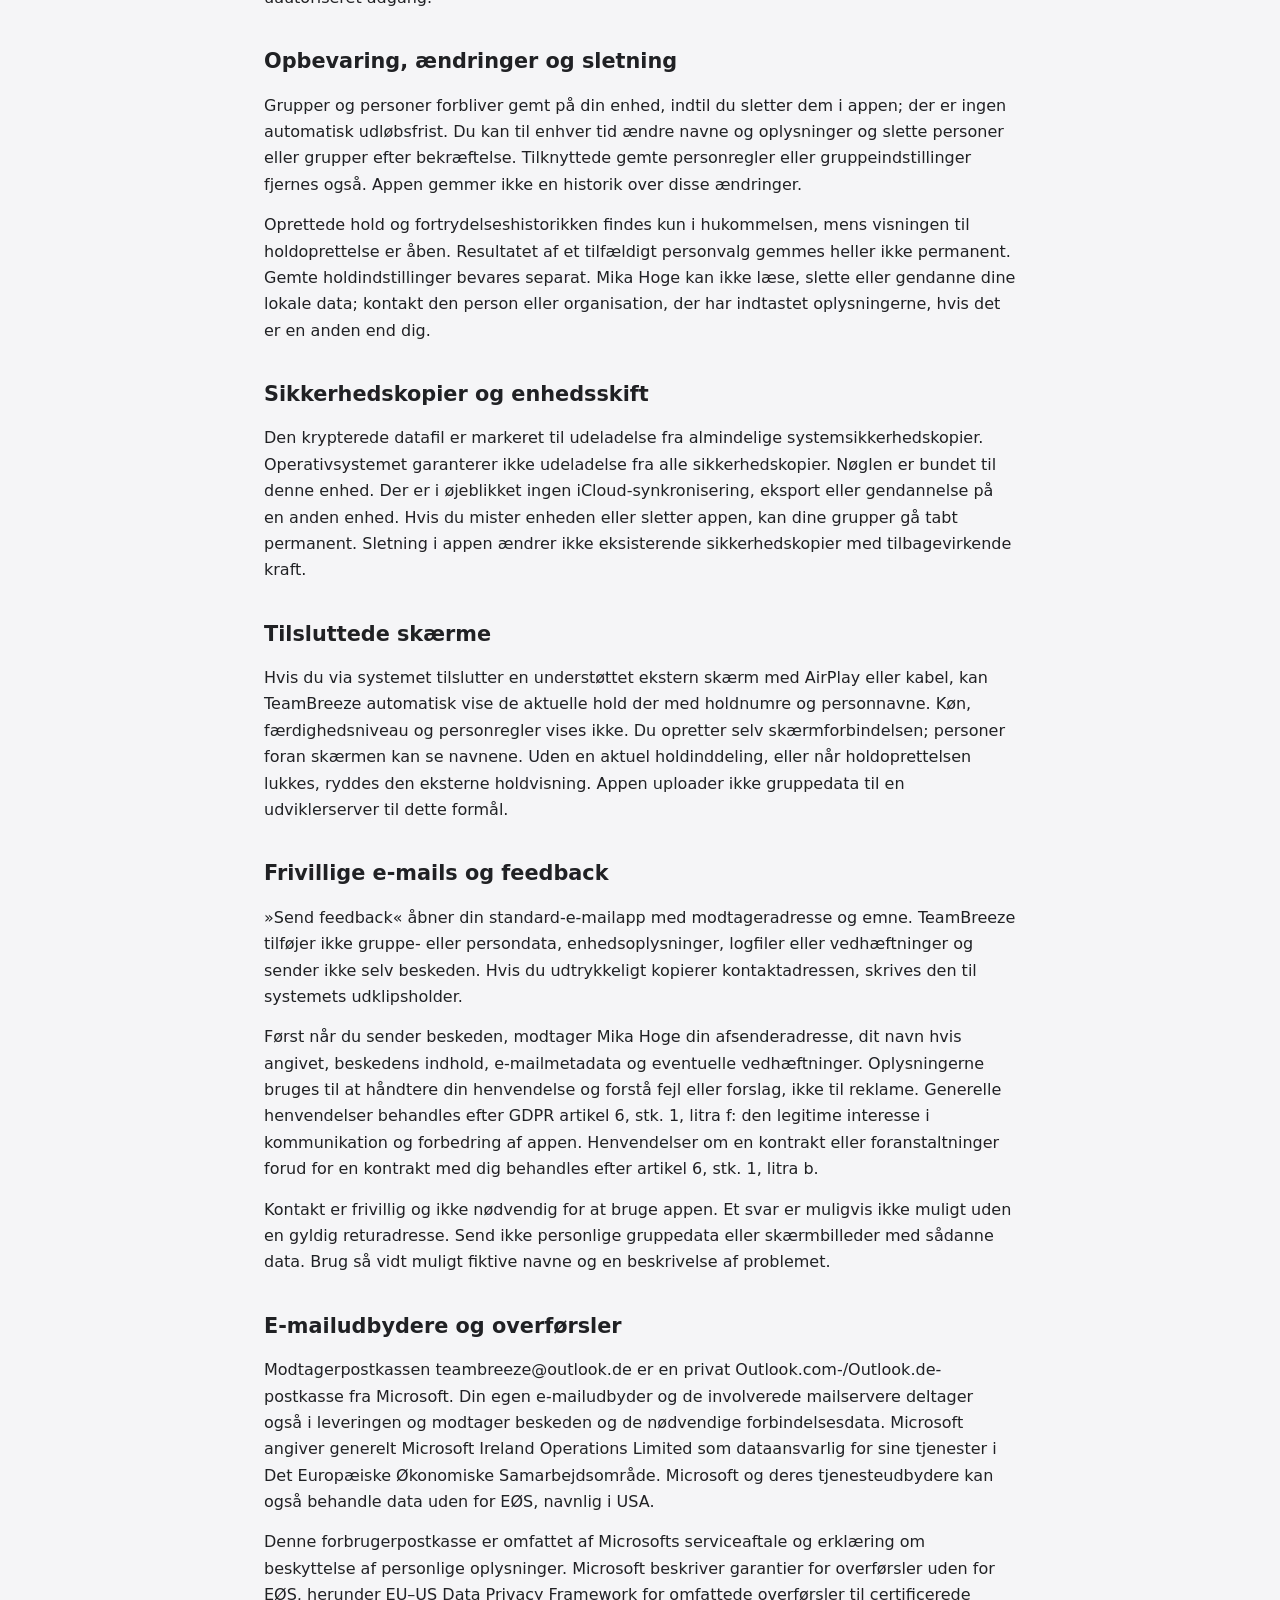
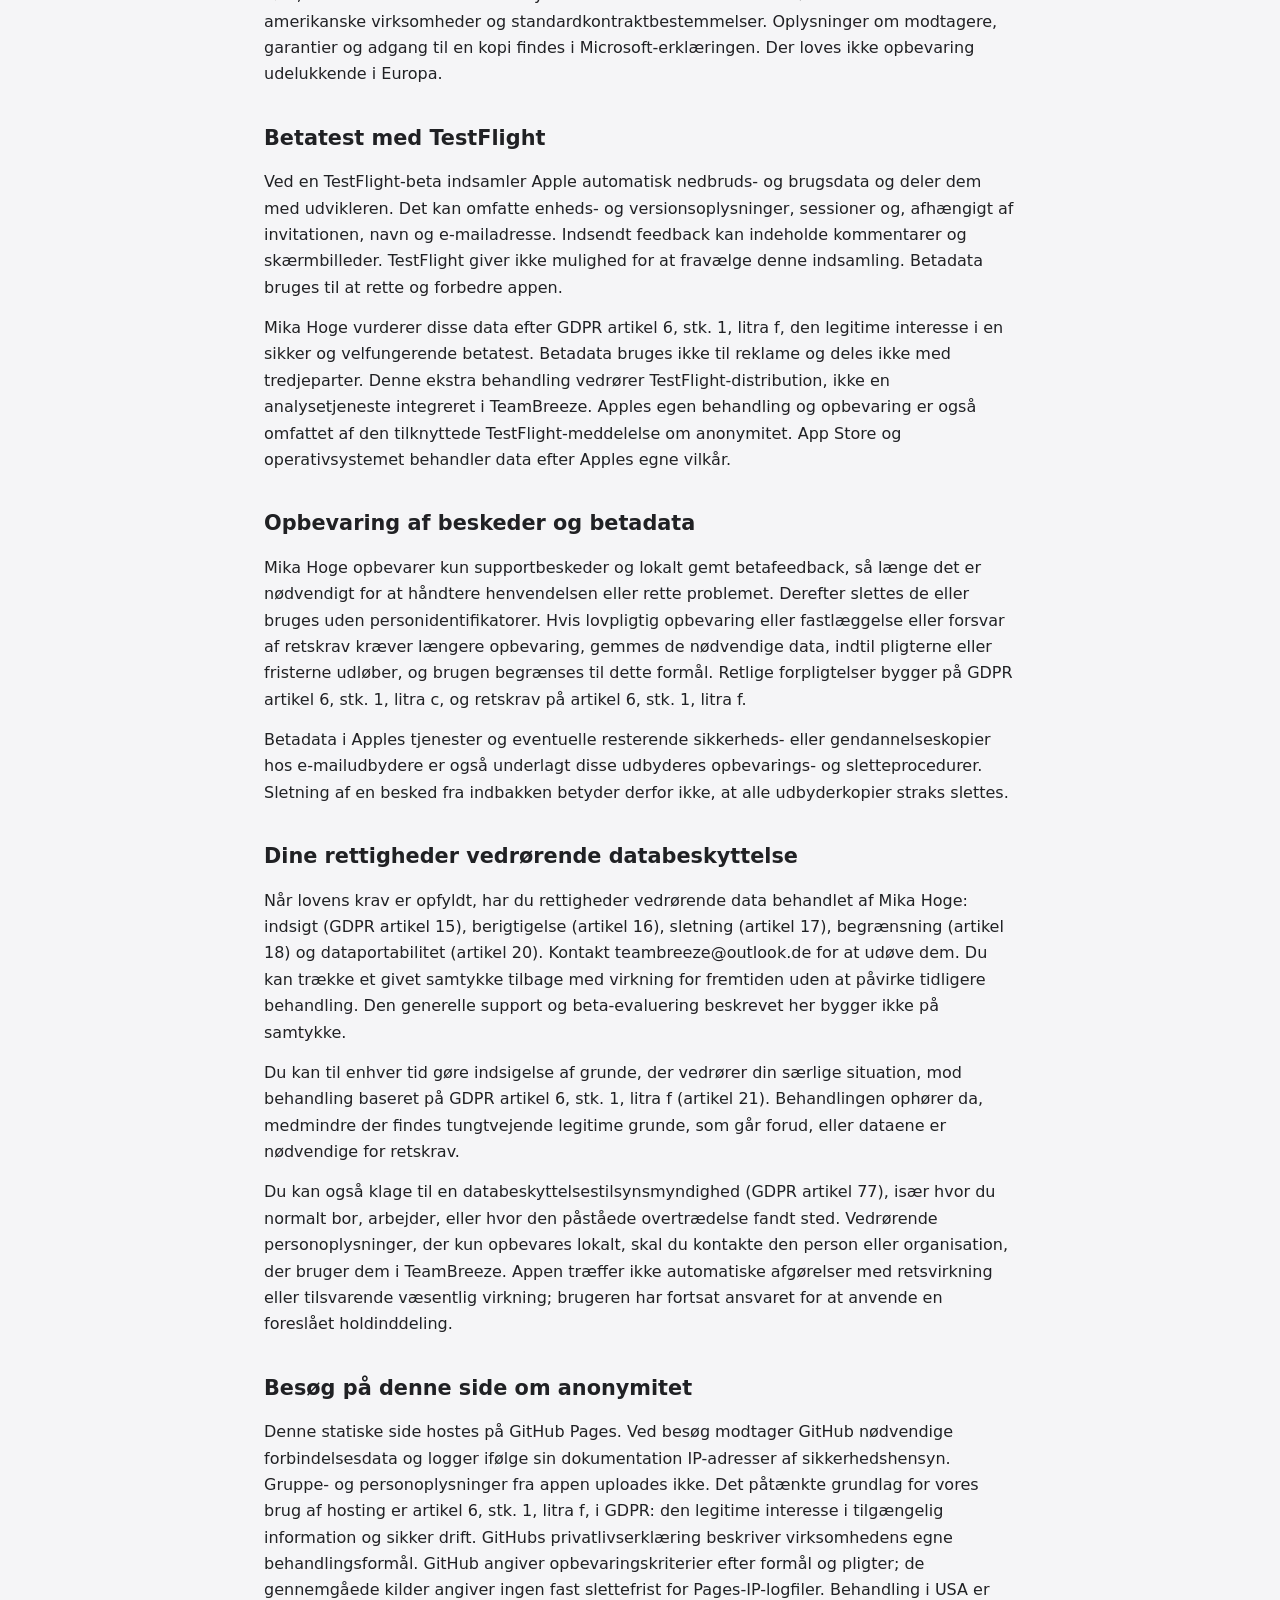
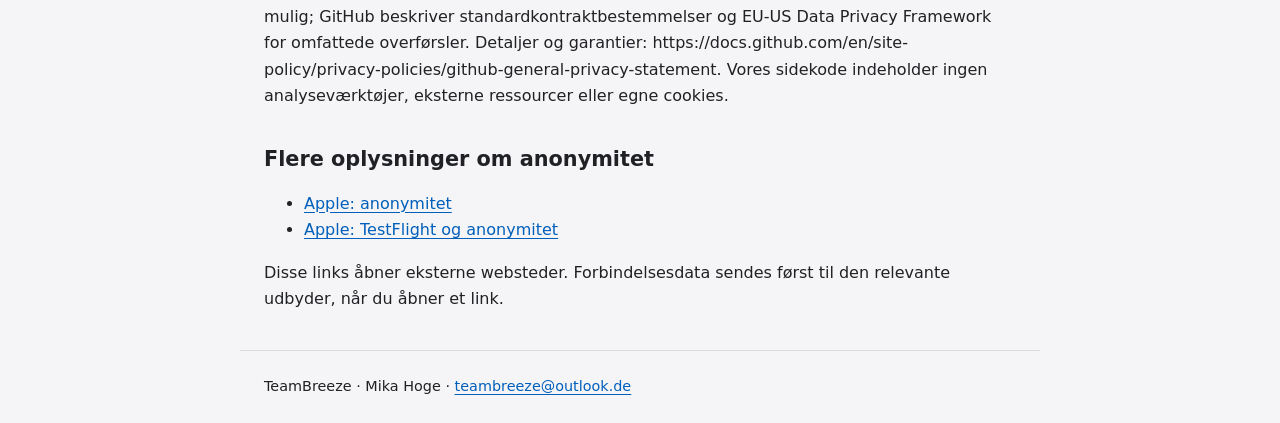
<file: da.html>
<!doctype html>
<html lang="da"><head><meta charset="utf-8"><meta name="viewport" content="width=device-width,initial-scale=1"><meta name="robots" content="noindex,nofollow"><meta name="referrer" content="no-referrer"><title>TeamBreeze – Anonymitetspolitik</title><link rel="stylesheet" href="style.css"><link rel="alternate" hreflang="de" href="de.html"><link rel="alternate" hreflang="en" href="index.html"><link rel="alternate" hreflang="fr" href="fr.html"><link rel="alternate" hreflang="es" href="es.html"><link rel="alternate" hreflang="it" href="it.html"><link rel="alternate" hreflang="pt" href="pt.html"><link rel="alternate" hreflang="nl" href="nl.html"><link rel="alternate" hreflang="pl" href="pl.html"><link rel="alternate" hreflang="sv" href="sv.html"><link rel="alternate" hreflang="da" href="da.html"><link rel="alternate" hreflang="nb" href="nb.html"><link rel="alternate" hreflang="fi" href="fi.html"><link rel="alternate" hreflang="cs" href="cs.html"><link rel="alternate" hreflang="ro" href="ro.html"></head><body><header><span class="brand">TeamBreeze</span><nav aria-label="Language"><a href="index.html" lang="en" hreflang="en">English</a><a href="de.html" lang="de" hreflang="de">Deutsch</a><a href="fr.html" lang="fr" hreflang="fr">Français</a><a href="es.html" lang="es" hreflang="es">Español</a><a href="it.html" lang="it" hreflang="it">Italiano</a><a href="pt.html" lang="pt" hreflang="pt">Português</a><a href="nl.html" lang="nl" hreflang="nl">Nederlands</a><a href="pl.html" lang="pl" hreflang="pl">Polski</a><a href="sv.html" lang="sv" hreflang="sv">Svenska</a><a href="da.html" lang="da" hreflang="da" aria-current="page">Dansk</a><a href="nb.html" lang="nb" hreflang="nb">Norsk bokmål</a><a href="fi.html" lang="fi" hreflang="fi">Suomi</a><a href="cs.html" lang="cs" hreflang="cs">Čeština</a><a href="ro.html" lang="ro" hreflang="ro">Română</a></nav></header><main><h1>Anonymitetspolitik</h1><p class="date">Senest opdateret: 21. oktober 2026</p><section><h2>Udbyder og kontakt</h2><p>Mika Hoge<br><a href="mailto:teambreeze@outlook.de">teambreeze@outlook.de</a></p><p>Mika Hoge er ansvarlig for behandlingen af modtagne henvendelser og sin vurdering af betafeedback. Ansvaret for personoplysninger, der indtastes lokalt, forklares i afsnittet om brug af appen.</p></section><section><h2>Om denne politik</h2><p>Denne politik omfatter den aktuelle version af TeamBreeze til iPhone og iPad. Appen administrerer grupper og personer, opretter hold og vælger tilfældigt blandt tilstedeværende personer. Gruppedata behandles lokalt på din enhed. Frivillige beskeder og betatest medfører de yderligere datastrømme, der beskrives nedenfor.</p></section><section><h2>Data gemt på din enhed</h2><p>Gemte oplysninger omfatter gruppenavne og rækkefølge, gruppesymboler eller emoji og symbolfarver, personnavne, fremmøde og interne person-id&#x27;er. Du kan valgfrit tilføje køn, færdighedsniveau og regler for at holde personer sammen eller adskilt. De senest brugte holdindstillinger og valget om at anvende personregler gemmes også for hver gruppe.</p><p>Oplysningerne bruges kun til at administrere grupper og fremmøde, oprette hold lokalt og vælge en person. TeamBreeze sender ikke gemte gruppedata til Mika Hoge eller en appserver. Der er ingen TeamBreeze-konto, reklamer, sporing eller integreret analyse- eller nedbrudsrapporteringstjeneste. Mika Hoge sælger ikke dataene og kan ikke få fjernadgang til dine gruppedata.</p></section><section><h2>Ansvar for de personer, du indtaster</h2><p>Den, der bruger TeamBreeze med andre personers oplysninger, bestemmer formålet med og omfanget af brugen. Hvor GDPR gælder, skal den ansvarlige person eller organisation have et passende retsgrundlag, give de krævede oplysninger og respektere de registreredes rettigheder. Indtast kun nødvendige oplysninger; egnede aliaser kan erstatte navne. Lokal behandling gør ikke i sig selv enhver brug lovlig.</p></section><section><h2>Beskyttelse på din enhed</h2><p>Gruppedata krypteres lokalt med AES-GCM. Nøglen på 256 bit opbevares i den enhedsbundne nøglering, er tilgængelig, mens enheden er låst op, og synkroniseres ikke med iCloud. Datafilen bruger fuld iOS-filbeskyttelse. Appen gemmer ikke en ukrypteret midlertidig fil; nødvendige data dekrypteres i hukommelsen under brug.</p><p>Når appen bliver inaktiv, skjuler den sin brugerflade i appskifteren og den eksterne holdvisning. Tastaturudvidelser fra tredjeparter er deaktiveret i TeamBreeze. Der er ingen ekstra anmodning om Face ID, Touch ID eller kode. En person, der kan bruge din ulåste enhed, kan derfor også bruge den åbne app. Brug enhedens lås, og beskyt den mod uautoriseret adgang.</p></section><section><h2>Opbevaring, ændringer og sletning</h2><p>Grupper og personer forbliver gemt på din enhed, indtil du sletter dem i appen; der er ingen automatisk udløbsfrist. Du kan til enhver tid ændre navne og oplysninger og slette personer eller grupper efter bekræftelse. Tilknyttede gemte personregler eller gruppeindstillinger fjernes også. Appen gemmer ikke en historik over disse ændringer.</p><p>Oprettede hold og fortrydelseshistorikken findes kun i hukommelsen, mens visningen til holdoprettelse er åben. Resultatet af et tilfældigt personvalg gemmes heller ikke permanent. Gemte holdindstillinger bevares separat. Mika Hoge kan ikke læse, slette eller gendanne dine lokale data; kontakt den person eller organisation, der har indtastet oplysningerne, hvis det er en anden end dig.</p></section><section><h2>Sikkerhedskopier og enhedsskift</h2><p>Den krypterede datafil er markeret til udeladelse fra almindelige systemsikkerhedskopier. Operativsystemet garanterer ikke udeladelse fra alle sikkerhedskopier. Nøglen er bundet til denne enhed. Der er i øjeblikket ingen iCloud-synkronisering, eksport eller gendannelse på en anden enhed. Hvis du mister enheden eller sletter appen, kan dine grupper gå tabt permanent. Sletning i appen ændrer ikke eksisterende sikkerhedskopier med tilbagevirkende kraft.</p></section><section><h2>Tilsluttede skærme</h2><p>Hvis du via systemet tilslutter en understøttet ekstern skærm med AirPlay eller kabel, kan TeamBreeze automatisk vise de aktuelle hold der med holdnumre og personnavne. Køn, færdighedsniveau og personregler vises ikke. Du opretter selv skærmforbindelsen; personer foran skærmen kan se navnene. Uden en aktuel holdinddeling, eller når holdoprettelsen lukkes, ryddes den eksterne holdvisning. Appen uploader ikke gruppedata til en udviklerserver til dette formål.</p></section><section><h2>Frivillige e-mails og feedback</h2><p>»Send feedback« åbner din standard-e-mailapp med modtageradresse og emne. TeamBreeze tilføjer ikke gruppe- eller persondata, enhedsoplysninger, logfiler eller vedhæftninger og sender ikke selv beskeden. Hvis du udtrykkeligt kopierer kontaktadressen, skrives den til systemets udklipsholder.</p><p>Først når du sender beskeden, modtager Mika Hoge din afsenderadresse, dit navn hvis angivet, beskedens indhold, e-mailmetadata og eventuelle vedhæftninger. Oplysningerne bruges til at håndtere din henvendelse og forstå fejl eller forslag, ikke til reklame. Generelle henvendelser behandles efter GDPR artikel 6, stk. 1, litra f: den legitime interesse i kommunikation og forbedring af appen. Henvendelser om en kontrakt eller foranstaltninger forud for en kontrakt med dig behandles efter artikel 6, stk. 1, litra b.</p><p>Kontakt er frivillig og ikke nødvendig for at bruge appen. Et svar er muligvis ikke muligt uden en gyldig returadresse. Send ikke personlige gruppedata eller skærmbilleder med sådanne data. Brug så vidt muligt fiktive navne og en beskrivelse af problemet.</p></section><section><h2>E-mailudbydere og overførsler</h2><p>Modtagerpostkassen teambreeze@outlook.de er en privat Outlook.com-/Outlook.de-postkasse fra Microsoft. Din egen e-mailudbyder og de involverede mailservere deltager også i leveringen og modtager beskeden og de nødvendige forbindelsesdata. Microsoft angiver generelt Microsoft Ireland Operations Limited som dataansvarlig for sine tjenester i Det Europæiske Økonomiske Samarbejdsområde. Microsoft og deres tjenesteudbydere kan også behandle data uden for EØS, navnlig i USA.</p><p>Denne forbrugerpostkasse er omfattet af Microsofts serviceaftale og erklæring om beskyttelse af personlige oplysninger. Microsoft beskriver garantier for overførsler uden for EØS, herunder EU–US Data Privacy Framework for omfattede overførsler til certificerede amerikanske virksomheder og standardkontraktbestemmelser. Oplysninger om modtagere, garantier og adgang til en kopi findes i Microsoft-erklæringen. Der loves ikke opbevaring udelukkende i Europa.</p></section><section><h2>Betatest med TestFlight</h2><p>Ved en TestFlight-beta indsamler Apple automatisk nedbruds- og brugsdata og deler dem med udvikleren. Det kan omfatte enheds- og versionsoplysninger, sessioner og, afhængigt af invitationen, navn og e-mailadresse. Indsendt feedback kan indeholde kommentarer og skærmbilleder. TestFlight giver ikke mulighed for at fravælge denne indsamling. Betadata bruges til at rette og forbedre appen.</p><p>Mika Hoge vurderer disse data efter GDPR artikel 6, stk. 1, litra f, den legitime interesse i en sikker og velfungerende betatest. Betadata bruges ikke til reklame og deles ikke med tredjeparter. Denne ekstra behandling vedrører TestFlight-distribution, ikke en analysetjeneste integreret i TeamBreeze. Apples egen behandling og opbevaring er også omfattet af den tilknyttede TestFlight-meddelelse om anonymitet. App Store og operativsystemet behandler data efter Apples egne vilkår.</p></section><section><h2>Opbevaring af beskeder og betadata</h2><p>Mika Hoge opbevarer kun supportbeskeder og lokalt gemt betafeedback, så længe det er nødvendigt for at håndtere henvendelsen eller rette problemet. Derefter slettes de eller bruges uden personidentifikatorer. Hvis lovpligtig opbevaring eller fastlæggelse eller forsvar af retskrav kræver længere opbevaring, gemmes de nødvendige data, indtil pligterne eller fristerne udløber, og brugen begrænses til dette formål. Retlige forpligtelser bygger på GDPR artikel 6, stk. 1, litra c, og retskrav på artikel 6, stk. 1, litra f.</p><p>Betadata i Apples tjenester og eventuelle resterende sikkerheds- eller gendannelseskopier hos e-mailudbydere er også underlagt disse udbyderes opbevarings- og sletteprocedurer. Sletning af en besked fra indbakken betyder derfor ikke, at alle udbyderkopier straks slettes.</p></section><section><h2>Dine rettigheder vedrørende databeskyttelse</h2><p>Når lovens krav er opfyldt, har du rettigheder vedrørende data behandlet af Mika Hoge: indsigt (GDPR artikel 15), berigtigelse (artikel 16), sletning (artikel 17), begrænsning (artikel 18) og dataportabilitet (artikel 20). Kontakt teambreeze@outlook.de for at udøve dem. Du kan trække et givet samtykke tilbage med virkning for fremtiden uden at påvirke tidligere behandling. Den generelle support og beta-evaluering beskrevet her bygger ikke på samtykke.</p><p>Du kan til enhver tid gøre indsigelse af grunde, der vedrører din særlige situation, mod behandling baseret på GDPR artikel 6, stk. 1, litra f (artikel 21). Behandlingen ophører da, medmindre der findes tungtvejende legitime grunde, som går forud, eller dataene er nødvendige for retskrav.</p><p>Du kan også klage til en databeskyttelsestilsynsmyndighed (GDPR artikel 77), især hvor du normalt bor, arbejder, eller hvor den påståede overtrædelse fandt sted. Vedrørende personoplysninger, der kun opbevares lokalt, skal du kontakte den person eller organisation, der bruger dem i TeamBreeze. Appen træffer ikke automatiske afgørelser med retsvirkning eller tilsvarende væsentlig virkning; brugeren har fortsat ansvaret for at anvende en foreslået holdinddeling.</p></section><section><h2>Besøg på denne side om anonymitet</h2><p>Denne statiske side hostes på GitHub Pages. Ved besøg modtager GitHub nødvendige forbindelsesdata og logger ifølge sin dokumentation IP-adresser af sikkerhedshensyn. Gruppe- og personoplysninger fra appen uploades ikke. Det påtænkte grundlag for vores brug af hosting er artikel 6, stk. 1, litra f, i GDPR: den legitime interesse i tilgængelig information og sikker drift. GitHubs privatlivserklæring beskriver virksomhedens egne behandlingsformål. GitHub angiver opbevaringskriterier efter formål og pligter; de gennemgåede kilder angiver ingen fast slettefrist for Pages-IP-logfiler. Behandling i USA er mulig; GitHub beskriver standardkontraktbestemmelser og EU-US Data Privacy Framework for omfattede overførsler. Detaljer og garantier: https://docs.github.com/en/site-policy/privacy-policies/github-general-privacy-statement. Vores sidekode indeholder ingen analyseværktøjer, eksterne ressourcer eller egne cookies.</p></section><section><h2>Flere oplysninger om anonymitet</h2><ul><li><a href="https://www.apple.com/legal/privacy/" rel="noreferrer">Apple: anonymitet</a></li><li><a href="https://www.apple.com/legal/privacy/data/en/test-flight/" rel="noreferrer">Apple: TestFlight og anonymitet</a></li></ul><p>Disse links åbner eksterne websteder. Forbindelsesdata sendes først til den relevante udbyder, når du åbner et link.</p></section></main><footer>TeamBreeze · Mika Hoge · <a href="mailto:teambreeze@outlook.de">teambreeze@outlook.de</a></footer></body></html>
</file>
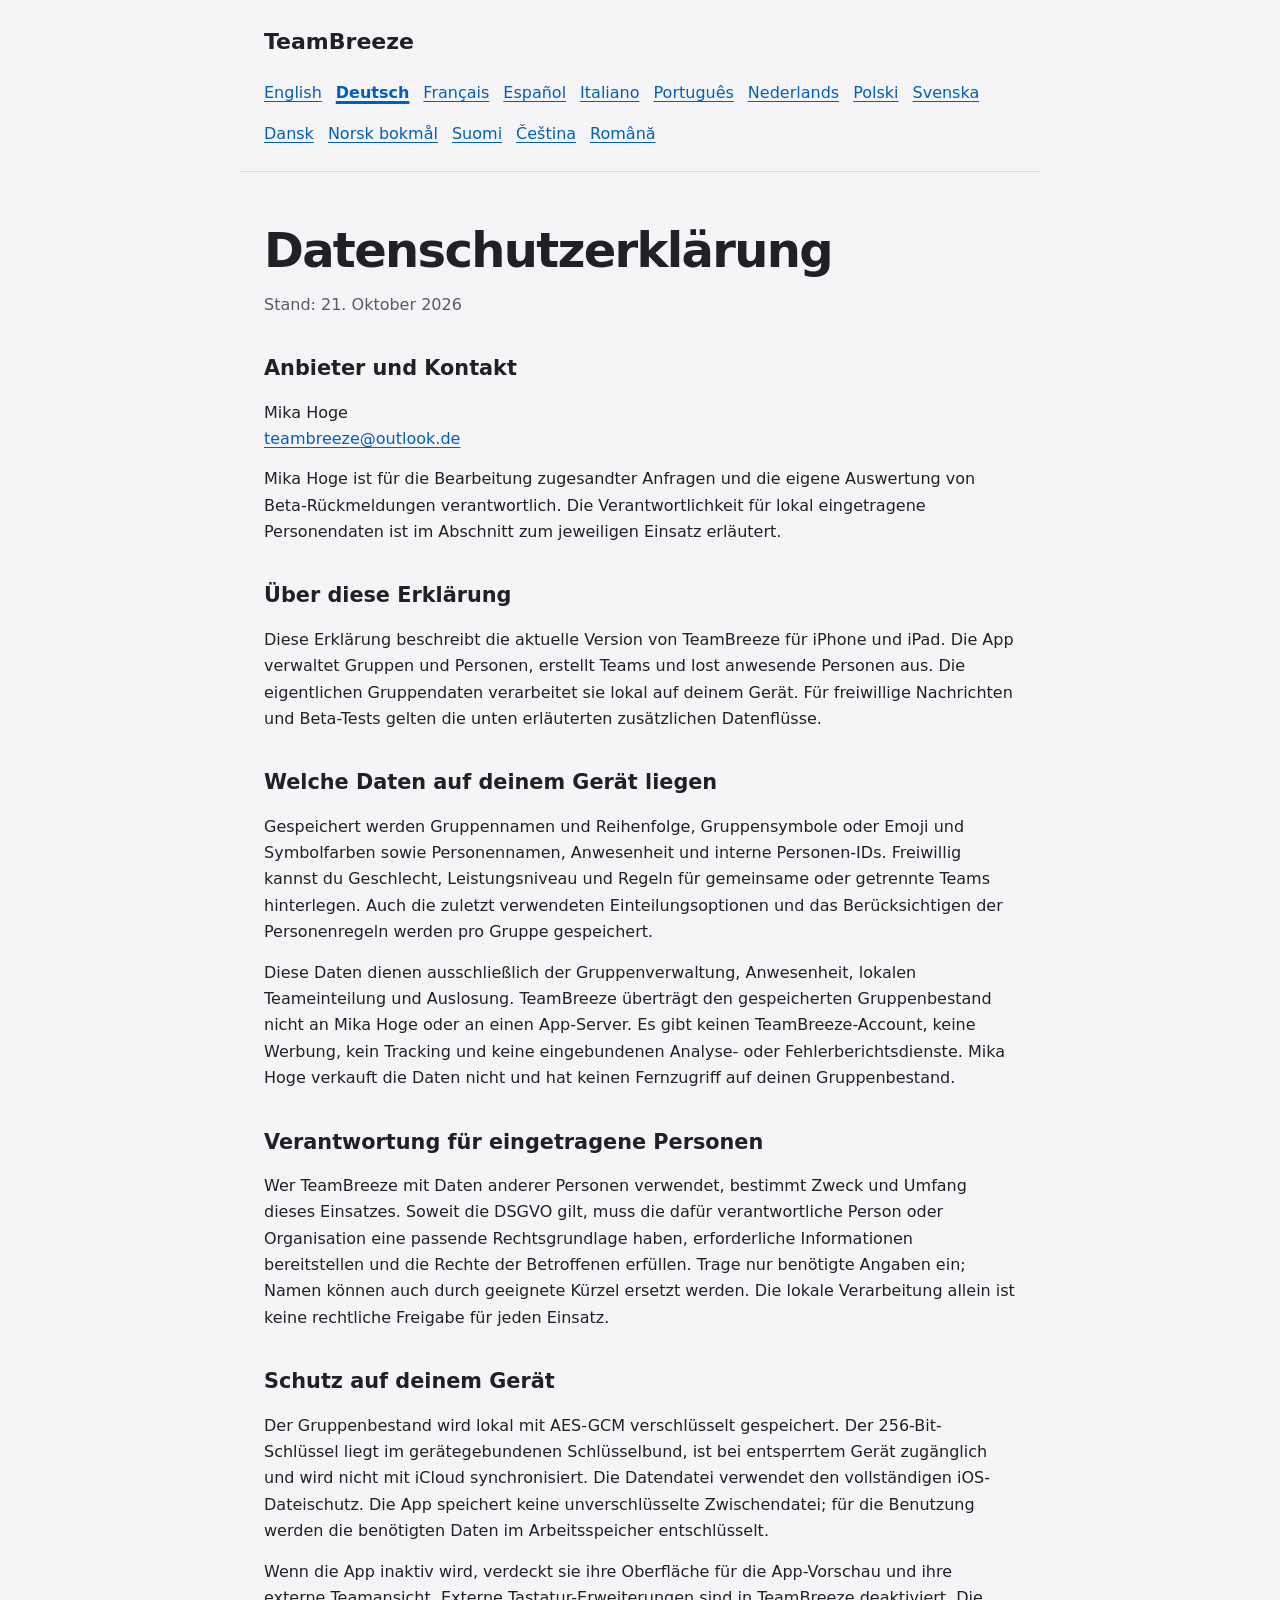
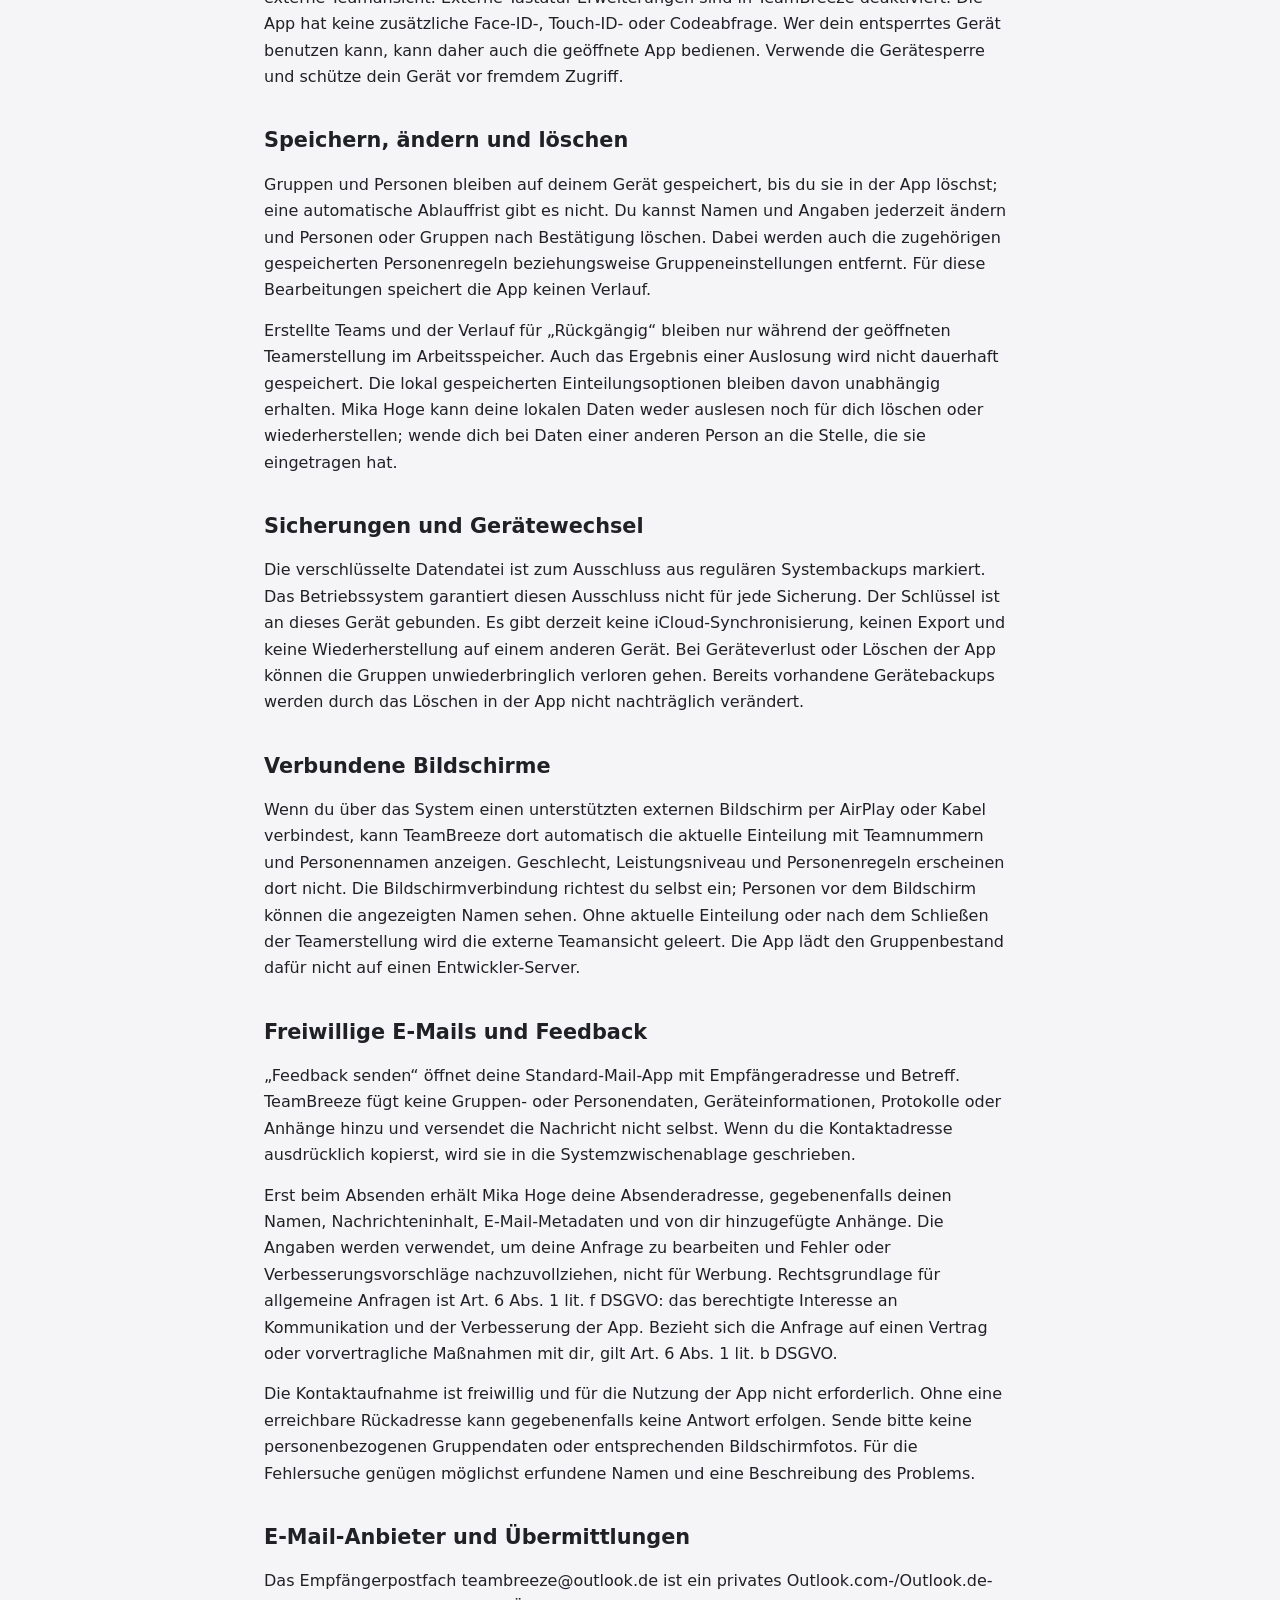
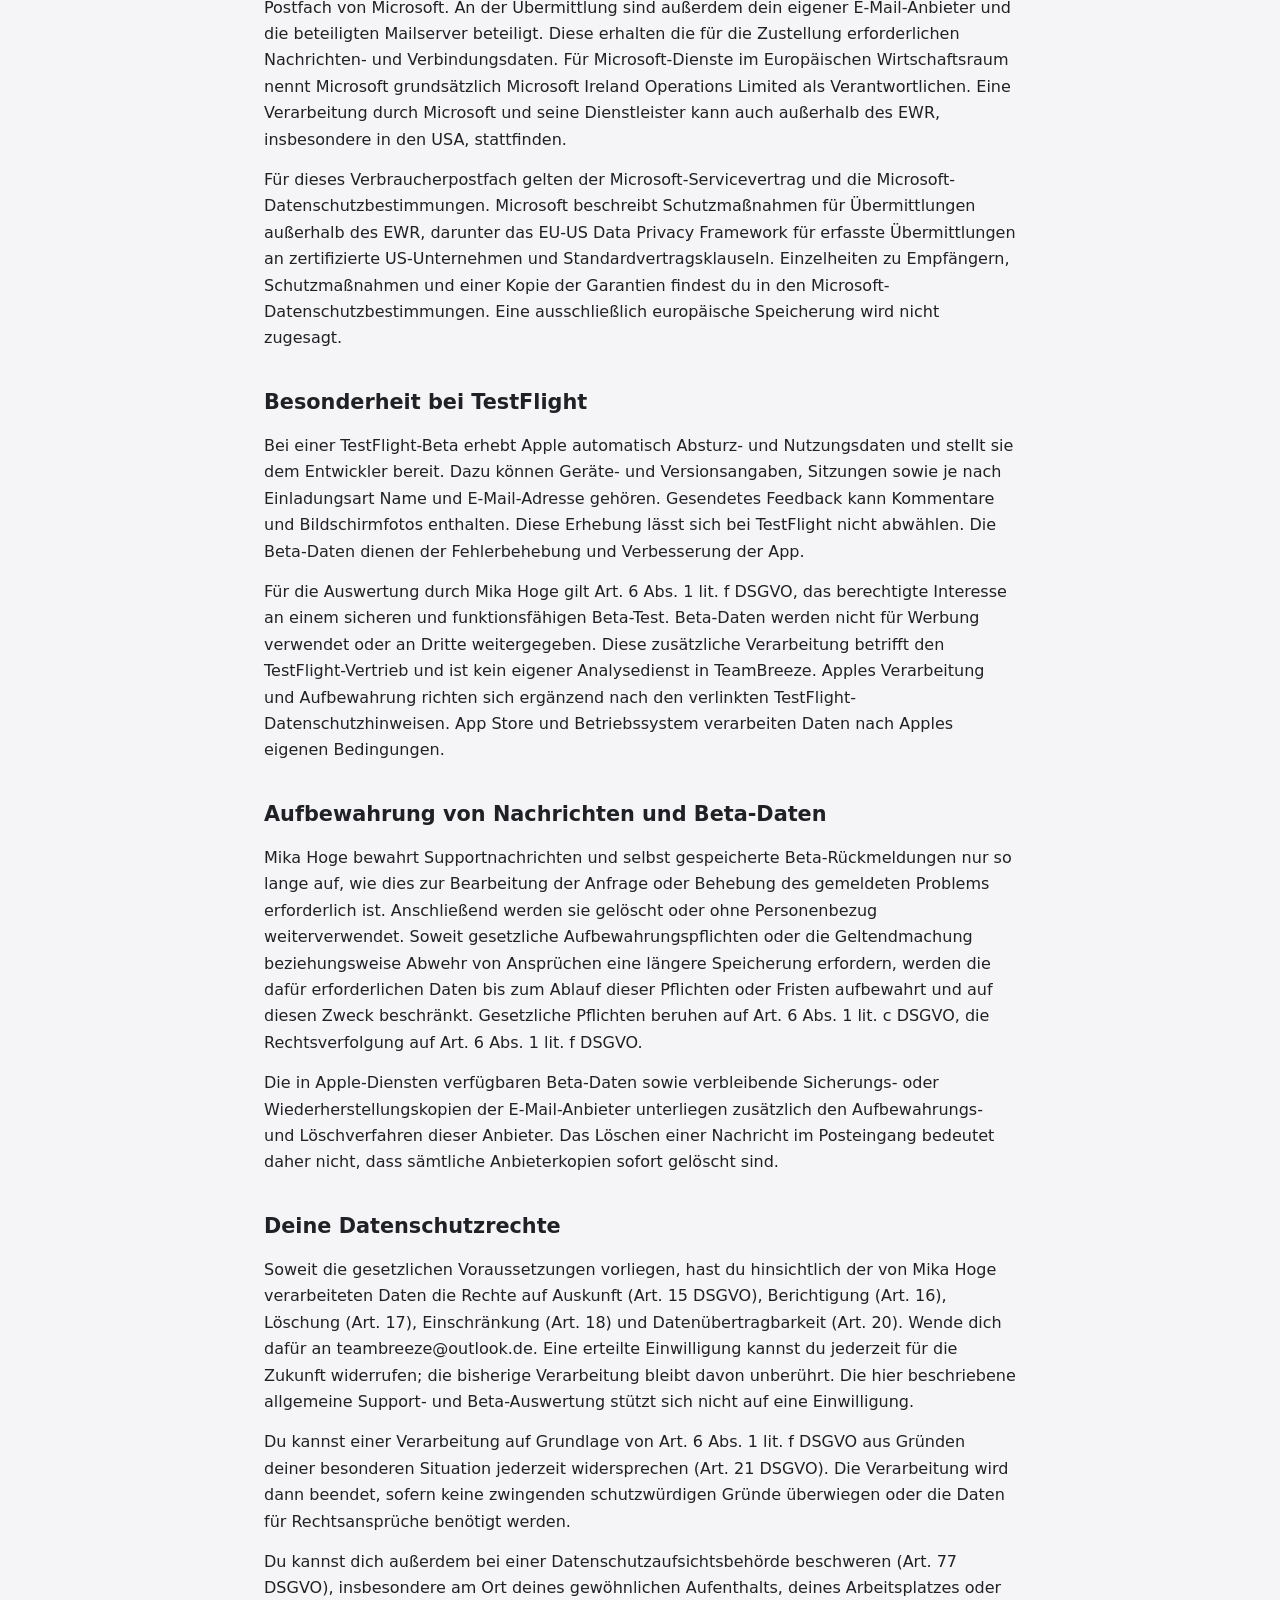
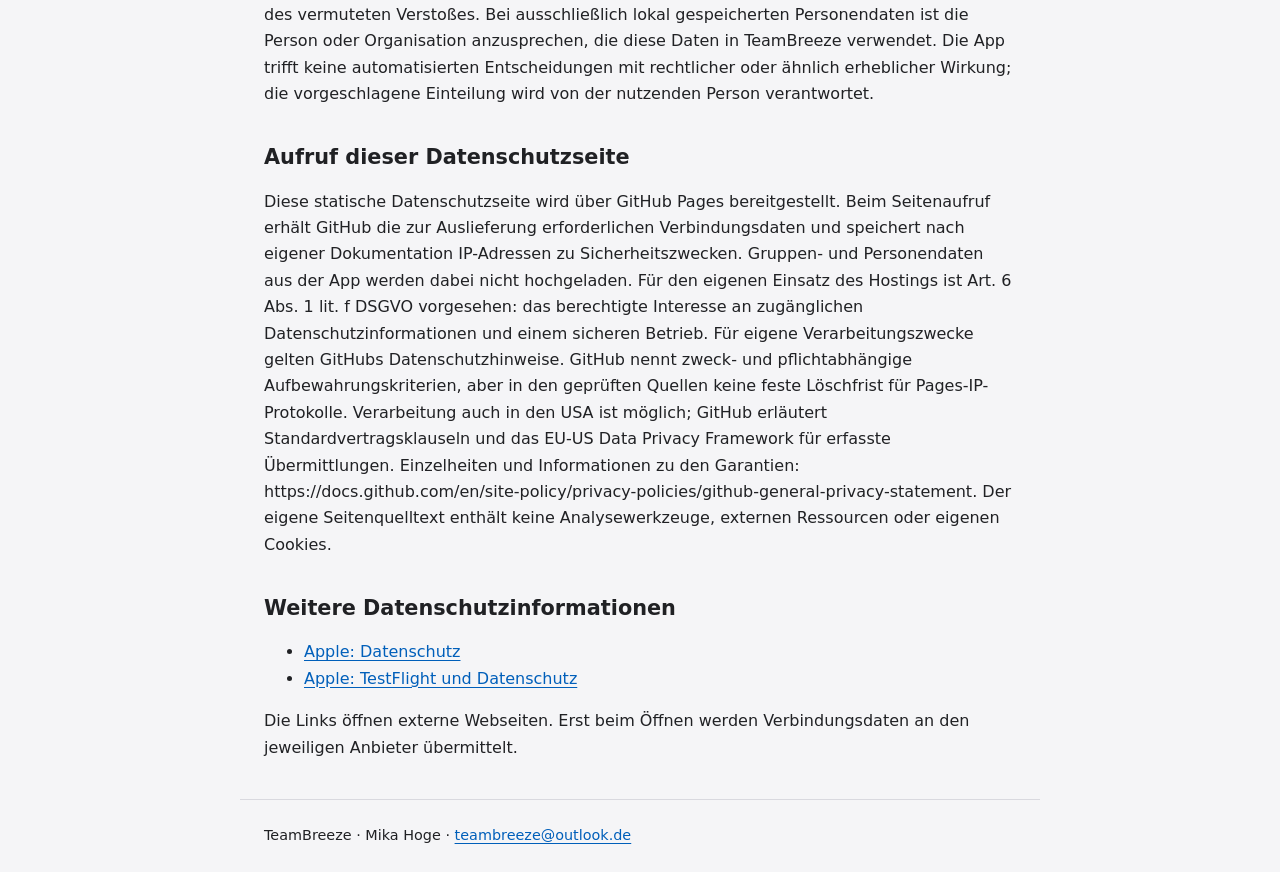
<file: de.html>
<!doctype html>
<html lang="de"><head><meta charset="utf-8"><meta name="viewport" content="width=device-width,initial-scale=1"><meta name="robots" content="noindex,nofollow"><meta name="referrer" content="no-referrer"><title>TeamBreeze – Datenschutzerklärung</title><link rel="stylesheet" href="style.css"><link rel="alternate" hreflang="de" href="de.html"><link rel="alternate" hreflang="en" href="index.html"><link rel="alternate" hreflang="fr" href="fr.html"><link rel="alternate" hreflang="es" href="es.html"><link rel="alternate" hreflang="it" href="it.html"><link rel="alternate" hreflang="pt" href="pt.html"><link rel="alternate" hreflang="nl" href="nl.html"><link rel="alternate" hreflang="pl" href="pl.html"><link rel="alternate" hreflang="sv" href="sv.html"><link rel="alternate" hreflang="da" href="da.html"><link rel="alternate" hreflang="nb" href="nb.html"><link rel="alternate" hreflang="fi" href="fi.html"><link rel="alternate" hreflang="cs" href="cs.html"><link rel="alternate" hreflang="ro" href="ro.html"></head><body><header><span class="brand">TeamBreeze</span><nav aria-label="Language"><a href="index.html" lang="en" hreflang="en">English</a><a href="de.html" lang="de" hreflang="de" aria-current="page">Deutsch</a><a href="fr.html" lang="fr" hreflang="fr">Français</a><a href="es.html" lang="es" hreflang="es">Español</a><a href="it.html" lang="it" hreflang="it">Italiano</a><a href="pt.html" lang="pt" hreflang="pt">Português</a><a href="nl.html" lang="nl" hreflang="nl">Nederlands</a><a href="pl.html" lang="pl" hreflang="pl">Polski</a><a href="sv.html" lang="sv" hreflang="sv">Svenska</a><a href="da.html" lang="da" hreflang="da">Dansk</a><a href="nb.html" lang="nb" hreflang="nb">Norsk bokmål</a><a href="fi.html" lang="fi" hreflang="fi">Suomi</a><a href="cs.html" lang="cs" hreflang="cs">Čeština</a><a href="ro.html" lang="ro" hreflang="ro">Română</a></nav></header><main><h1>Datenschutzerklärung</h1><p class="date">Stand: 21. Oktober 2026</p><section><h2>Anbieter und Kontakt</h2><p>Mika Hoge<br><a href="mailto:teambreeze@outlook.de">teambreeze@outlook.de</a></p><p>Mika Hoge ist für die Bearbeitung zugesandter Anfragen und die eigene Auswertung von Beta-Rückmeldungen verantwortlich. Die Verantwortlichkeit für lokal eingetragene Personendaten ist im Abschnitt zum jeweiligen Einsatz erläutert.</p></section><section><h2>Über diese Erklärung</h2><p>Diese Erklärung beschreibt die aktuelle Version von TeamBreeze für iPhone und iPad. Die App verwaltet Gruppen und Personen, erstellt Teams und lost anwesende Personen aus. Die eigentlichen Gruppendaten verarbeitet sie lokal auf deinem Gerät. Für freiwillige Nachrichten und Beta-Tests gelten die unten erläuterten zusätzlichen Datenflüsse.</p></section><section><h2>Welche Daten auf deinem Gerät liegen</h2><p>Gespeichert werden Gruppennamen und Reihenfolge, Gruppensymbole oder Emoji und Symbolfarben sowie Personennamen, Anwesenheit und interne Personen-IDs. Freiwillig kannst du Geschlecht, Leistungsniveau und Regeln für gemeinsame oder getrennte Teams hinterlegen. Auch die zuletzt verwendeten Einteilungsoptionen und das Berücksichtigen der Personenregeln werden pro Gruppe gespeichert.</p><p>Diese Daten dienen ausschließlich der Gruppenverwaltung, Anwesenheit, lokalen Teameinteilung und Auslosung. TeamBreeze überträgt den gespeicherten Gruppenbestand nicht an Mika Hoge oder an einen App-Server. Es gibt keinen TeamBreeze-Account, keine Werbung, kein Tracking und keine eingebundenen Analyse- oder Fehlerberichtsdienste. Mika Hoge verkauft die Daten nicht und hat keinen Fernzugriff auf deinen Gruppenbestand.</p></section><section><h2>Verantwortung für eingetragene Personen</h2><p>Wer TeamBreeze mit Daten anderer Personen verwendet, bestimmt Zweck und Umfang dieses Einsatzes. Soweit die DSGVO gilt, muss die dafür verantwortliche Person oder Organisation eine passende Rechtsgrundlage haben, erforderliche Informationen bereitstellen und die Rechte der Betroffenen erfüllen. Trage nur benötigte Angaben ein; Namen können auch durch geeignete Kürzel ersetzt werden. Die lokale Verarbeitung allein ist keine rechtliche Freigabe für jeden Einsatz.</p></section><section><h2>Schutz auf deinem Gerät</h2><p>Der Gruppenbestand wird lokal mit AES-GCM verschlüsselt gespeichert. Der 256-Bit-Schlüssel liegt im gerätegebundenen Schlüsselbund, ist bei entsperrtem Gerät zugänglich und wird nicht mit iCloud synchronisiert. Die Datendatei verwendet den vollständigen iOS-Dateischutz. Die App speichert keine unverschlüsselte Zwischendatei; für die Benutzung werden die benötigten Daten im Arbeitsspeicher entschlüsselt.</p><p>Wenn die App inaktiv wird, verdeckt sie ihre Oberfläche für die App-Vorschau und ihre externe Teamansicht. Externe Tastatur-Erweiterungen sind in TeamBreeze deaktiviert. Die App hat keine zusätzliche Face-ID-, Touch-ID- oder Codeabfrage. Wer dein entsperrtes Gerät benutzen kann, kann daher auch die geöffnete App bedienen. Verwende die Gerätesperre und schütze dein Gerät vor fremdem Zugriff.</p></section><section><h2>Speichern, ändern und löschen</h2><p>Gruppen und Personen bleiben auf deinem Gerät gespeichert, bis du sie in der App löschst; eine automatische Ablauffrist gibt es nicht. Du kannst Namen und Angaben jederzeit ändern und Personen oder Gruppen nach Bestätigung löschen. Dabei werden auch die zugehörigen gespeicherten Personenregeln beziehungsweise Gruppeneinstellungen entfernt. Für diese Bearbeitungen speichert die App keinen Verlauf.</p><p>Erstellte Teams und der Verlauf für „Rückgängig“ bleiben nur während der geöffneten Teamerstellung im Arbeitsspeicher. Auch das Ergebnis einer Auslosung wird nicht dauerhaft gespeichert. Die lokal gespeicherten Einteilungsoptionen bleiben davon unabhängig erhalten. Mika Hoge kann deine lokalen Daten weder auslesen noch für dich löschen oder wiederherstellen; wende dich bei Daten einer anderen Person an die Stelle, die sie eingetragen hat.</p></section><section><h2>Sicherungen und Gerätewechsel</h2><p>Die verschlüsselte Datendatei ist zum Ausschluss aus regulären Systembackups markiert. Das Betriebssystem garantiert diesen Ausschluss nicht für jede Sicherung. Der Schlüssel ist an dieses Gerät gebunden. Es gibt derzeit keine iCloud-Synchronisierung, keinen Export und keine Wiederherstellung auf einem anderen Gerät. Bei Geräteverlust oder Löschen der App können die Gruppen unwiederbringlich verloren gehen. Bereits vorhandene Gerätebackups werden durch das Löschen in der App nicht nachträglich verändert.</p></section><section><h2>Verbundene Bildschirme</h2><p>Wenn du über das System einen unterstützten externen Bildschirm per AirPlay oder Kabel verbindest, kann TeamBreeze dort automatisch die aktuelle Einteilung mit Teamnummern und Personennamen anzeigen. Geschlecht, Leistungsniveau und Personenregeln erscheinen dort nicht. Die Bildschirmverbindung richtest du selbst ein; Personen vor dem Bildschirm können die angezeigten Namen sehen. Ohne aktuelle Einteilung oder nach dem Schließen der Teamerstellung wird die externe Teamansicht geleert. Die App lädt den Gruppenbestand dafür nicht auf einen Entwickler-Server.</p></section><section><h2>Freiwillige E-Mails und Feedback</h2><p>„Feedback senden“ öffnet deine Standard-Mail-App mit Empfängeradresse und Betreff. TeamBreeze fügt keine Gruppen- oder Personendaten, Geräteinformationen, Protokolle oder Anhänge hinzu und versendet die Nachricht nicht selbst. Wenn du die Kontaktadresse ausdrücklich kopierst, wird sie in die Systemzwischenablage geschrieben.</p><p>Erst beim Absenden erhält Mika Hoge deine Absenderadresse, gegebenenfalls deinen Namen, Nachrichteninhalt, E-Mail-Metadaten und von dir hinzugefügte Anhänge. Die Angaben werden verwendet, um deine Anfrage zu bearbeiten und Fehler oder Verbesserungsvorschläge nachzuvollziehen, nicht für Werbung. Rechtsgrundlage für allgemeine Anfragen ist Art. 6 Abs. 1 lit. f DSGVO: das berechtigte Interesse an Kommunikation und der Verbesserung der App. Bezieht sich die Anfrage auf einen Vertrag oder vorvertragliche Maßnahmen mit dir, gilt Art. 6 Abs. 1 lit. b DSGVO.</p><p>Die Kontaktaufnahme ist freiwillig und für die Nutzung der App nicht erforderlich. Ohne eine erreichbare Rückadresse kann gegebenenfalls keine Antwort erfolgen. Sende bitte keine personenbezogenen Gruppendaten oder entsprechenden Bildschirmfotos. Für die Fehlersuche genügen möglichst erfundene Namen und eine Beschreibung des Problems.</p></section><section><h2>E-Mail-Anbieter und Übermittlungen</h2><p>Das Empfängerpostfach teambreeze@outlook.de ist ein privates Outlook.com-/Outlook.de-Postfach von Microsoft. An der Übermittlung sind außerdem dein eigener E-Mail-Anbieter und die beteiligten Mailserver beteiligt. Diese erhalten die für die Zustellung erforderlichen Nachrichten- und Verbindungsdaten. Für Microsoft-Dienste im Europäischen Wirtschaftsraum nennt Microsoft grundsätzlich Microsoft Ireland Operations Limited als Verantwortlichen. Eine Verarbeitung durch Microsoft und seine Dienstleister kann auch außerhalb des EWR, insbesondere in den USA, stattfinden.</p><p>Für dieses Verbraucherpostfach gelten der Microsoft-Servicevertrag und die Microsoft-Datenschutzbestimmungen. Microsoft beschreibt Schutzmaßnahmen für Übermittlungen außerhalb des EWR, darunter das EU-US Data Privacy Framework für erfasste Übermittlungen an zertifizierte US-Unternehmen und Standardvertragsklauseln. Einzelheiten zu Empfängern, Schutzmaßnahmen und einer Kopie der Garantien findest du in den Microsoft-Datenschutzbestimmungen. Eine ausschließlich europäische Speicherung wird nicht zugesagt.</p></section><section><h2>Besonderheit bei TestFlight</h2><p>Bei einer TestFlight-Beta erhebt Apple automatisch Absturz- und Nutzungsdaten und stellt sie dem Entwickler bereit. Dazu können Geräte- und Versionsangaben, Sitzungen sowie je nach Einladungsart Name und E-Mail-Adresse gehören. Gesendetes Feedback kann Kommentare und Bildschirmfotos enthalten. Diese Erhebung lässt sich bei TestFlight nicht abwählen. Die Beta-Daten dienen der Fehlerbehebung und Verbesserung der App.</p><p>Für die Auswertung durch Mika Hoge gilt Art. 6 Abs. 1 lit. f DSGVO, das berechtigte Interesse an einem sicheren und funktionsfähigen Beta-Test. Beta-Daten werden nicht für Werbung verwendet oder an Dritte weitergegeben. Diese zusätzliche Verarbeitung betrifft den TestFlight-Vertrieb und ist kein eigener Analysedienst in TeamBreeze. Apples Verarbeitung und Aufbewahrung richten sich ergänzend nach den verlinkten TestFlight-Datenschutzhinweisen. App Store und Betriebssystem verarbeiten Daten nach Apples eigenen Bedingungen.</p></section><section><h2>Aufbewahrung von Nachrichten und Beta-Daten</h2><p>Mika Hoge bewahrt Supportnachrichten und selbst gespeicherte Beta-Rückmeldungen nur so lange auf, wie dies zur Bearbeitung der Anfrage oder Behebung des gemeldeten Problems erforderlich ist. Anschließend werden sie gelöscht oder ohne Personenbezug weiterverwendet. Soweit gesetzliche Aufbewahrungspflichten oder die Geltendmachung beziehungsweise Abwehr von Ansprüchen eine längere Speicherung erfordern, werden die dafür erforderlichen Daten bis zum Ablauf dieser Pflichten oder Fristen aufbewahrt und auf diesen Zweck beschränkt. Gesetzliche Pflichten beruhen auf Art. 6 Abs. 1 lit. c DSGVO, die Rechtsverfolgung auf Art. 6 Abs. 1 lit. f DSGVO.</p><p>Die in Apple-Diensten verfügbaren Beta-Daten sowie verbleibende Sicherungs- oder Wiederherstellungskopien der E-Mail-Anbieter unterliegen zusätzlich den Aufbewahrungs- und Löschverfahren dieser Anbieter. Das Löschen einer Nachricht im Posteingang bedeutet daher nicht, dass sämtliche Anbieterkopien sofort gelöscht sind.</p></section><section><h2>Deine Datenschutzrechte</h2><p>Soweit die gesetzlichen Voraussetzungen vorliegen, hast du hinsichtlich der von Mika Hoge verarbeiteten Daten die Rechte auf Auskunft (Art. 15 DSGVO), Berichtigung (Art. 16), Löschung (Art. 17), Einschränkung (Art. 18) und Datenübertragbarkeit (Art. 20). Wende dich dafür an teambreeze@outlook.de. Eine erteilte Einwilligung kannst du jederzeit für die Zukunft widerrufen; die bisherige Verarbeitung bleibt davon unberührt. Die hier beschriebene allgemeine Support- und Beta-Auswertung stützt sich nicht auf eine Einwilligung.</p><p>Du kannst einer Verarbeitung auf Grundlage von Art. 6 Abs. 1 lit. f DSGVO aus Gründen deiner besonderen Situation jederzeit widersprechen (Art. 21 DSGVO). Die Verarbeitung wird dann beendet, sofern keine zwingenden schutzwürdigen Gründe überwiegen oder die Daten für Rechtsansprüche benötigt werden.</p><p>Du kannst dich außerdem bei einer Datenschutzaufsichtsbehörde beschweren (Art. 77 DSGVO), insbesondere am Ort deines gewöhnlichen Aufenthalts, deines Arbeitsplatzes oder des vermuteten Verstoßes. Bei ausschließlich lokal gespeicherten Personendaten ist die Person oder Organisation anzusprechen, die diese Daten in TeamBreeze verwendet. Die App trifft keine automatisierten Entscheidungen mit rechtlicher oder ähnlich erheblicher Wirkung; die vorgeschlagene Einteilung wird von der nutzenden Person verantwortet.</p></section><section><h2>Aufruf dieser Datenschutzseite</h2><p>Diese statische Datenschutzseite wird über GitHub Pages bereitgestellt. Beim Seitenaufruf erhält GitHub die zur Auslieferung erforderlichen Verbindungsdaten und speichert nach eigener Dokumentation IP-Adressen zu Sicherheitszwecken. Gruppen- und Personendaten aus der App werden dabei nicht hochgeladen. Für den eigenen Einsatz des Hostings ist Art. 6 Abs. 1 lit. f DSGVO vorgesehen: das berechtigte Interesse an zugänglichen Datenschutzinformationen und einem sicheren Betrieb. Für eigene Verarbeitungszwecke gelten GitHubs Datenschutzhinweise. GitHub nennt zweck- und pflichtabhängige Aufbewahrungskriterien, aber in den geprüften Quellen keine feste Löschfrist für Pages-IP-Protokolle. Verarbeitung auch in den USA ist möglich; GitHub erläutert Standardvertragsklauseln und das EU-US Data Privacy Framework für erfasste Übermittlungen. Einzelheiten und Informationen zu den Garantien: https://docs.github.com/en/site-policy/privacy-policies/github-general-privacy-statement. Der eigene Seitenquelltext enthält keine Analysewerkzeuge, externen Ressourcen oder eigenen Cookies.</p></section><section><h2>Weitere Datenschutzinformationen</h2><ul><li><a href="https://www.apple.com/legal/privacy/" rel="noreferrer">Apple: Datenschutz</a></li><li><a href="https://www.apple.com/legal/privacy/data/en/test-flight/" rel="noreferrer">Apple: TestFlight und Datenschutz</a></li></ul><p>Die Links öffnen externe Webseiten. Erst beim Öffnen werden Verbindungsdaten an den jeweiligen Anbieter übermittelt.</p></section></main><footer>TeamBreeze · Mika Hoge · <a href="mailto:teambreeze@outlook.de">teambreeze@outlook.de</a></footer></body></html>
</file>
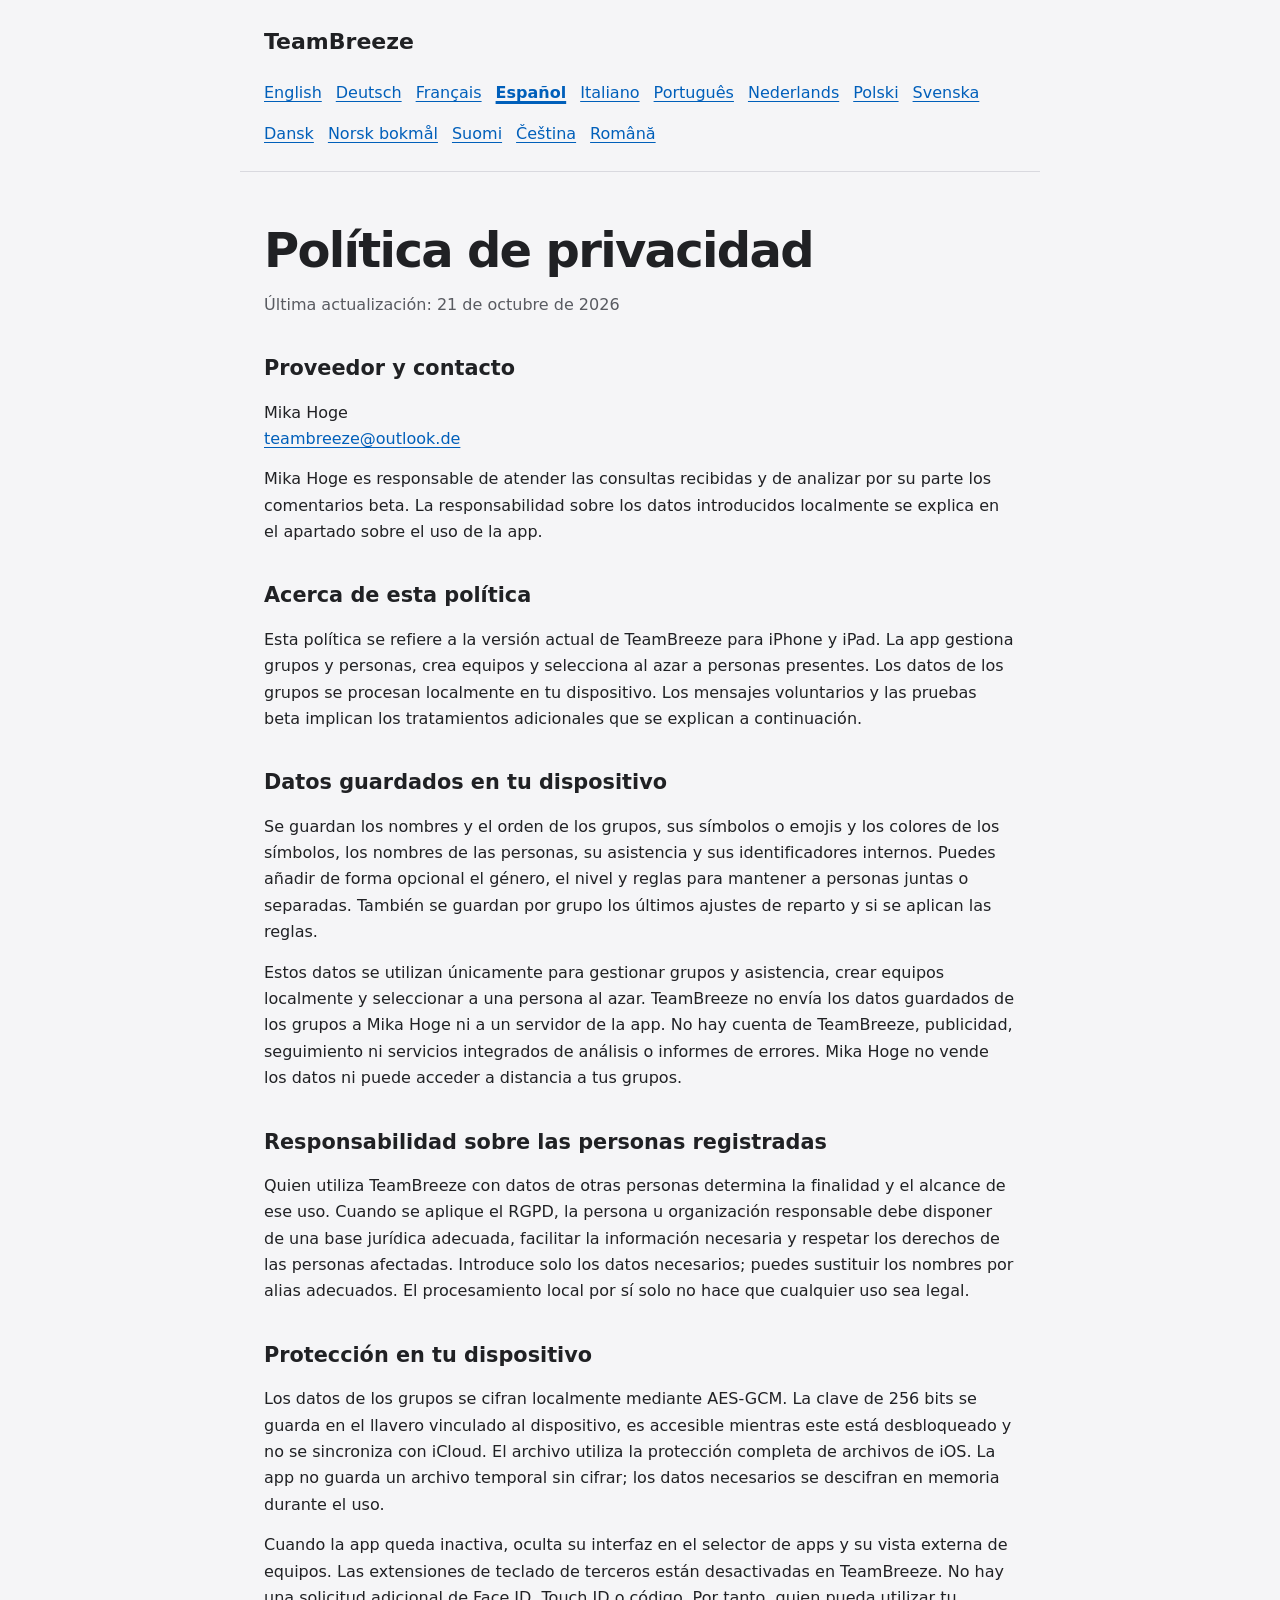
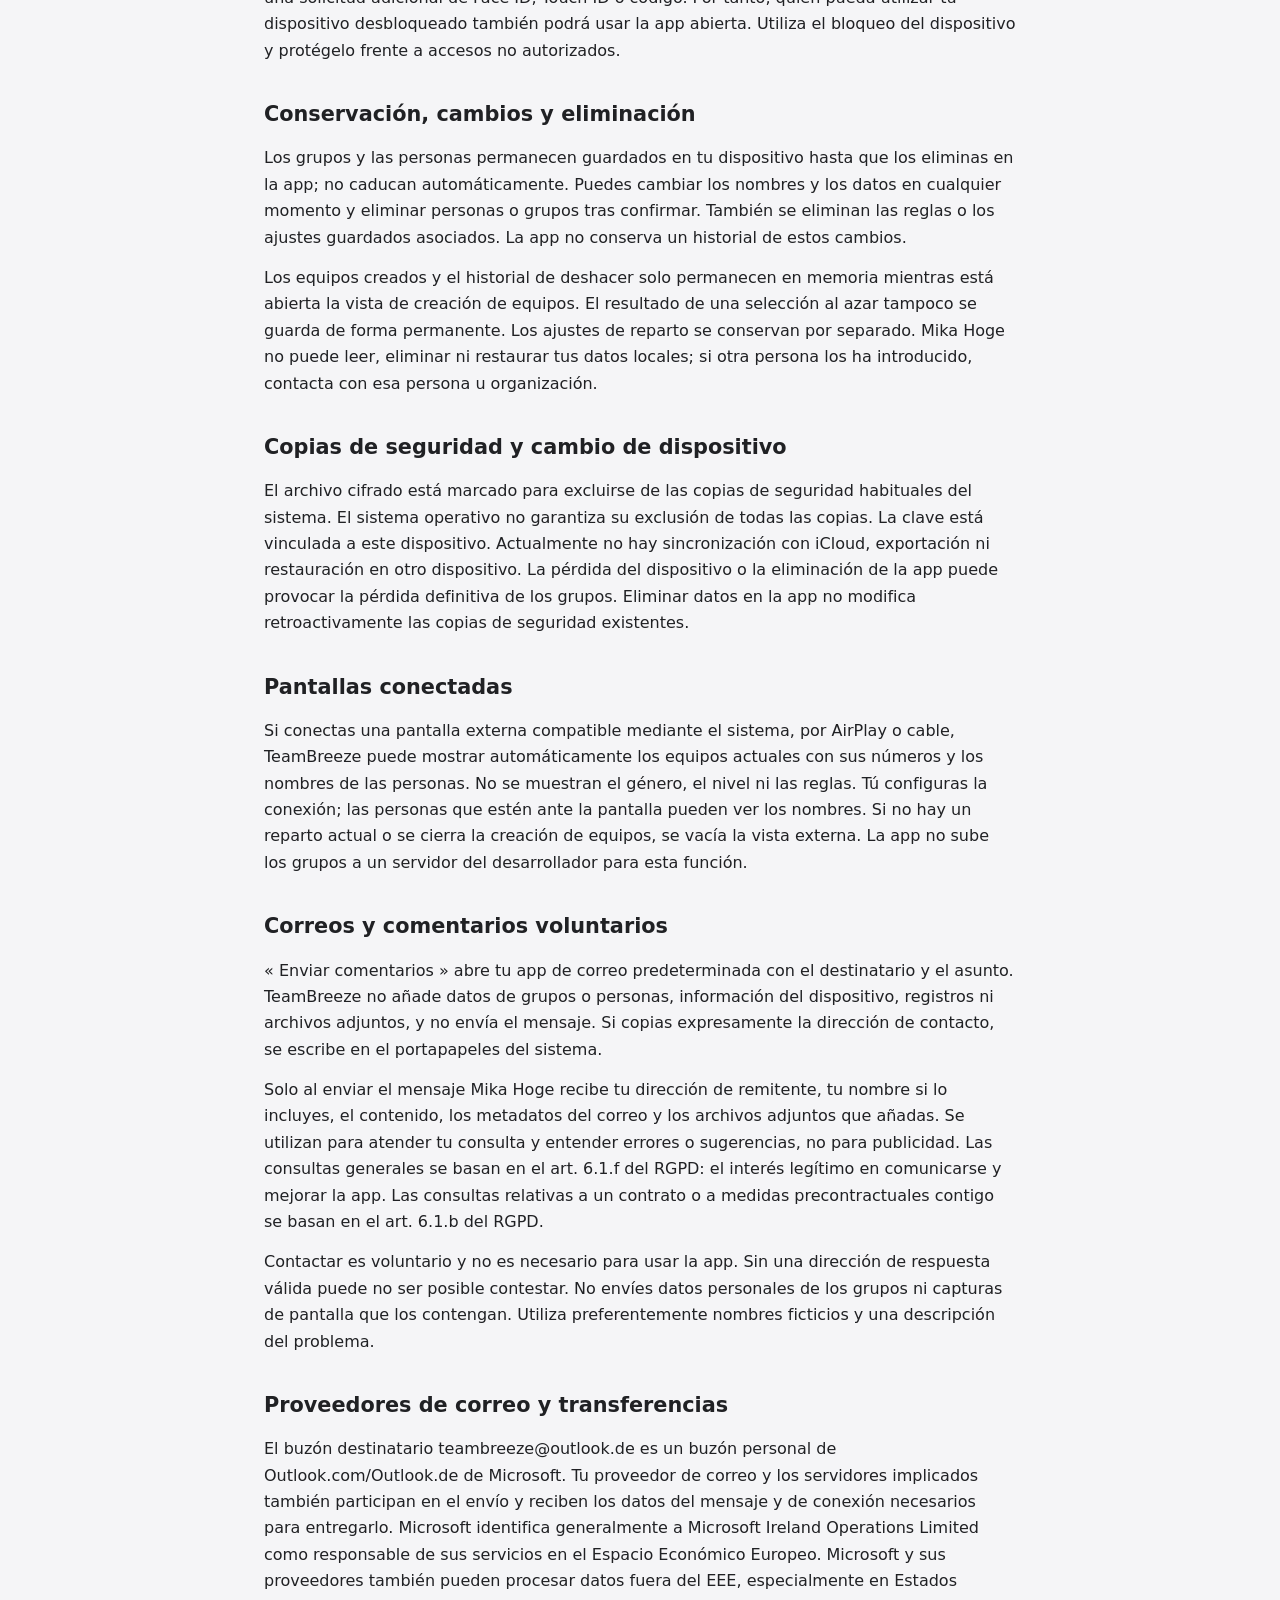
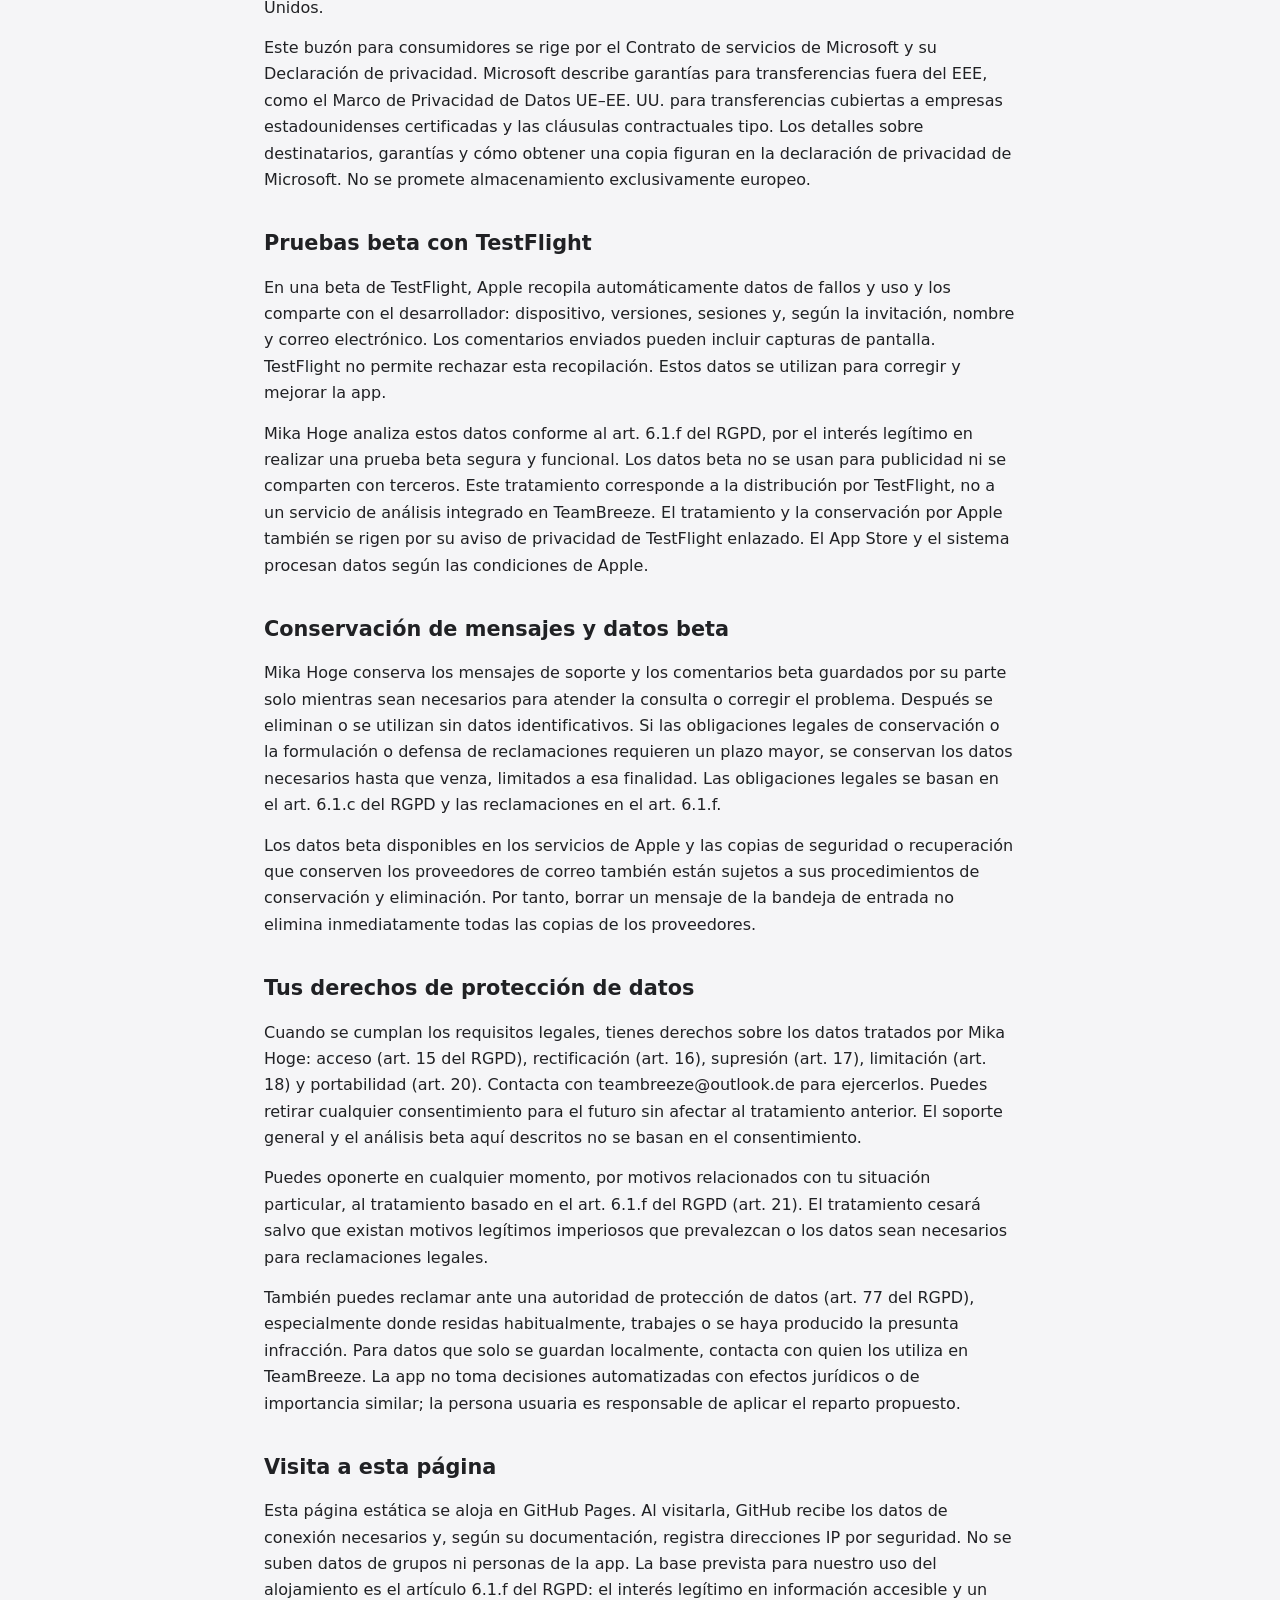
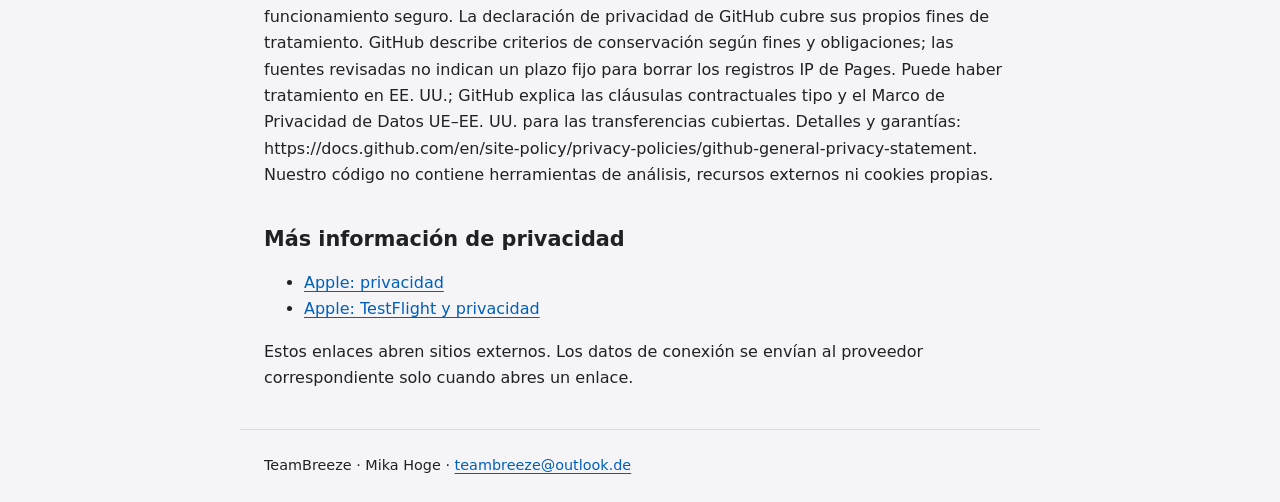
<file: es.html>
<!doctype html>
<html lang="es"><head><meta charset="utf-8"><meta name="viewport" content="width=device-width,initial-scale=1"><meta name="robots" content="noindex,nofollow"><meta name="referrer" content="no-referrer"><title>TeamBreeze – Política de privacidad</title><link rel="stylesheet" href="style.css"><link rel="alternate" hreflang="de" href="de.html"><link rel="alternate" hreflang="en" href="index.html"><link rel="alternate" hreflang="fr" href="fr.html"><link rel="alternate" hreflang="es" href="es.html"><link rel="alternate" hreflang="it" href="it.html"><link rel="alternate" hreflang="pt" href="pt.html"><link rel="alternate" hreflang="nl" href="nl.html"><link rel="alternate" hreflang="pl" href="pl.html"><link rel="alternate" hreflang="sv" href="sv.html"><link rel="alternate" hreflang="da" href="da.html"><link rel="alternate" hreflang="nb" href="nb.html"><link rel="alternate" hreflang="fi" href="fi.html"><link rel="alternate" hreflang="cs" href="cs.html"><link rel="alternate" hreflang="ro" href="ro.html"></head><body><header><span class="brand">TeamBreeze</span><nav aria-label="Language"><a href="index.html" lang="en" hreflang="en">English</a><a href="de.html" lang="de" hreflang="de">Deutsch</a><a href="fr.html" lang="fr" hreflang="fr">Français</a><a href="es.html" lang="es" hreflang="es" aria-current="page">Español</a><a href="it.html" lang="it" hreflang="it">Italiano</a><a href="pt.html" lang="pt" hreflang="pt">Português</a><a href="nl.html" lang="nl" hreflang="nl">Nederlands</a><a href="pl.html" lang="pl" hreflang="pl">Polski</a><a href="sv.html" lang="sv" hreflang="sv">Svenska</a><a href="da.html" lang="da" hreflang="da">Dansk</a><a href="nb.html" lang="nb" hreflang="nb">Norsk bokmål</a><a href="fi.html" lang="fi" hreflang="fi">Suomi</a><a href="cs.html" lang="cs" hreflang="cs">Čeština</a><a href="ro.html" lang="ro" hreflang="ro">Română</a></nav></header><main><h1>Política de privacidad</h1><p class="date">Última actualización: 21 de octubre de 2026</p><section><h2>Proveedor y contacto</h2><p>Mika Hoge<br><a href="mailto:teambreeze@outlook.de">teambreeze@outlook.de</a></p><p>Mika Hoge es responsable de atender las consultas recibidas y de analizar por su parte los comentarios beta. La responsabilidad sobre los datos introducidos localmente se explica en el apartado sobre el uso de la app.</p></section><section><h2>Acerca de esta política</h2><p>Esta política se refiere a la versión actual de TeamBreeze para iPhone y iPad. La app gestiona grupos y personas, crea equipos y selecciona al azar a personas presentes. Los datos de los grupos se procesan localmente en tu dispositivo. Los mensajes voluntarios y las pruebas beta implican los tratamientos adicionales que se explican a continuación.</p></section><section><h2>Datos guardados en tu dispositivo</h2><p>Se guardan los nombres y el orden de los grupos, sus símbolos o emojis y los colores de los símbolos, los nombres de las personas, su asistencia y sus identificadores internos. Puedes añadir de forma opcional el género, el nivel y reglas para mantener a personas juntas o separadas. También se guardan por grupo los últimos ajustes de reparto y si se aplican las reglas.</p><p>Estos datos se utilizan únicamente para gestionar grupos y asistencia, crear equipos localmente y seleccionar a una persona al azar. TeamBreeze no envía los datos guardados de los grupos a Mika Hoge ni a un servidor de la app. No hay cuenta de TeamBreeze, publicidad, seguimiento ni servicios integrados de análisis o informes de errores. Mika Hoge no vende los datos ni puede acceder a distancia a tus grupos.</p></section><section><h2>Responsabilidad sobre las personas registradas</h2><p>Quien utiliza TeamBreeze con datos de otras personas determina la finalidad y el alcance de ese uso. Cuando se aplique el RGPD, la persona u organización responsable debe disponer de una base jurídica adecuada, facilitar la información necesaria y respetar los derechos de las personas afectadas. Introduce solo los datos necesarios; puedes sustituir los nombres por alias adecuados. El procesamiento local por sí solo no hace que cualquier uso sea legal.</p></section><section><h2>Protección en tu dispositivo</h2><p>Los datos de los grupos se cifran localmente mediante AES-GCM. La clave de 256 bits se guarda en el llavero vinculado al dispositivo, es accesible mientras este está desbloqueado y no se sincroniza con iCloud. El archivo utiliza la protección completa de archivos de iOS. La app no guarda un archivo temporal sin cifrar; los datos necesarios se descifran en memoria durante el uso.</p><p>Cuando la app queda inactiva, oculta su interfaz en el selector de apps y su vista externa de equipos. Las extensiones de teclado de terceros están desactivadas en TeamBreeze. No hay una solicitud adicional de Face ID, Touch ID o código. Por tanto, quien pueda utilizar tu dispositivo desbloqueado también podrá usar la app abierta. Utiliza el bloqueo del dispositivo y protégelo frente a accesos no autorizados.</p></section><section><h2>Conservación, cambios y eliminación</h2><p>Los grupos y las personas permanecen guardados en tu dispositivo hasta que los eliminas en la app; no caducan automáticamente. Puedes cambiar los nombres y los datos en cualquier momento y eliminar personas o grupos tras confirmar. También se eliminan las reglas o los ajustes guardados asociados. La app no conserva un historial de estos cambios.</p><p>Los equipos creados y el historial de deshacer solo permanecen en memoria mientras está abierta la vista de creación de equipos. El resultado de una selección al azar tampoco se guarda de forma permanente. Los ajustes de reparto se conservan por separado. Mika Hoge no puede leer, eliminar ni restaurar tus datos locales; si otra persona los ha introducido, contacta con esa persona u organización.</p></section><section><h2>Copias de seguridad y cambio de dispositivo</h2><p>El archivo cifrado está marcado para excluirse de las copias de seguridad habituales del sistema. El sistema operativo no garantiza su exclusión de todas las copias. La clave está vinculada a este dispositivo. Actualmente no hay sincronización con iCloud, exportación ni restauración en otro dispositivo. La pérdida del dispositivo o la eliminación de la app puede provocar la pérdida definitiva de los grupos. Eliminar datos en la app no modifica retroactivamente las copias de seguridad existentes.</p></section><section><h2>Pantallas conectadas</h2><p>Si conectas una pantalla externa compatible mediante el sistema, por AirPlay o cable, TeamBreeze puede mostrar automáticamente los equipos actuales con sus números y los nombres de las personas. No se muestran el género, el nivel ni las reglas. Tú configuras la conexión; las personas que estén ante la pantalla pueden ver los nombres. Si no hay un reparto actual o se cierra la creación de equipos, se vacía la vista externa. La app no sube los grupos a un servidor del desarrollador para esta función.</p></section><section><h2>Correos y comentarios voluntarios</h2><p>« Enviar comentarios » abre tu app de correo predeterminada con el destinatario y el asunto. TeamBreeze no añade datos de grupos o personas, información del dispositivo, registros ni archivos adjuntos, y no envía el mensaje. Si copias expresamente la dirección de contacto, se escribe en el portapapeles del sistema.</p><p>Solo al enviar el mensaje Mika Hoge recibe tu dirección de remitente, tu nombre si lo incluyes, el contenido, los metadatos del correo y los archivos adjuntos que añadas. Se utilizan para atender tu consulta y entender errores o sugerencias, no para publicidad. Las consultas generales se basan en el art. 6.1.f del RGPD: el interés legítimo en comunicarse y mejorar la app. Las consultas relativas a un contrato o a medidas precontractuales contigo se basan en el art. 6.1.b del RGPD.</p><p>Contactar es voluntario y no es necesario para usar la app. Sin una dirección de respuesta válida puede no ser posible contestar. No envíes datos personales de los grupos ni capturas de pantalla que los contengan. Utiliza preferentemente nombres ficticios y una descripción del problema.</p></section><section><h2>Proveedores de correo y transferencias</h2><p>El buzón destinatario teambreeze@outlook.de es un buzón personal de Outlook.com/Outlook.de de Microsoft. Tu proveedor de correo y los servidores implicados también participan en el envío y reciben los datos del mensaje y de conexión necesarios para entregarlo. Microsoft identifica generalmente a Microsoft Ireland Operations Limited como responsable de sus servicios en el Espacio Económico Europeo. Microsoft y sus proveedores también pueden procesar datos fuera del EEE, especialmente en Estados Unidos.</p><p>Este buzón para consumidores se rige por el Contrato de servicios de Microsoft y su Declaración de privacidad. Microsoft describe garantías para transferencias fuera del EEE, como el Marco de Privacidad de Datos UE–EE. UU. para transferencias cubiertas a empresas estadounidenses certificadas y las cláusulas contractuales tipo. Los detalles sobre destinatarios, garantías y cómo obtener una copia figuran en la declaración de privacidad de Microsoft. No se promete almacenamiento exclusivamente europeo.</p></section><section><h2>Pruebas beta con TestFlight</h2><p>En una beta de TestFlight, Apple recopila automáticamente datos de fallos y uso y los comparte con el desarrollador: dispositivo, versiones, sesiones y, según la invitación, nombre y correo electrónico. Los comentarios enviados pueden incluir capturas de pantalla. TestFlight no permite rechazar esta recopilación. Estos datos se utilizan para corregir y mejorar la app.</p><p>Mika Hoge analiza estos datos conforme al art. 6.1.f del RGPD, por el interés legítimo en realizar una prueba beta segura y funcional. Los datos beta no se usan para publicidad ni se comparten con terceros. Este tratamiento corresponde a la distribución por TestFlight, no a un servicio de análisis integrado en TeamBreeze. El tratamiento y la conservación por Apple también se rigen por su aviso de privacidad de TestFlight enlazado. El App Store y el sistema procesan datos según las condiciones de Apple.</p></section><section><h2>Conservación de mensajes y datos beta</h2><p>Mika Hoge conserva los mensajes de soporte y los comentarios beta guardados por su parte solo mientras sean necesarios para atender la consulta o corregir el problema. Después se eliminan o se utilizan sin datos identificativos. Si las obligaciones legales de conservación o la formulación o defensa de reclamaciones requieren un plazo mayor, se conservan los datos necesarios hasta que venza, limitados a esa finalidad. Las obligaciones legales se basan en el art. 6.1.c del RGPD y las reclamaciones en el art. 6.1.f.</p><p>Los datos beta disponibles en los servicios de Apple y las copias de seguridad o recuperación que conserven los proveedores de correo también están sujetos a sus procedimientos de conservación y eliminación. Por tanto, borrar un mensaje de la bandeja de entrada no elimina inmediatamente todas las copias de los proveedores.</p></section><section><h2>Tus derechos de protección de datos</h2><p>Cuando se cumplan los requisitos legales, tienes derechos sobre los datos tratados por Mika Hoge: acceso (art. 15 del RGPD), rectificación (art. 16), supresión (art. 17), limitación (art. 18) y portabilidad (art. 20). Contacta con teambreeze@outlook.de para ejercerlos. Puedes retirar cualquier consentimiento para el futuro sin afectar al tratamiento anterior. El soporte general y el análisis beta aquí descritos no se basan en el consentimiento.</p><p>Puedes oponerte en cualquier momento, por motivos relacionados con tu situación particular, al tratamiento basado en el art. 6.1.f del RGPD (art. 21). El tratamiento cesará salvo que existan motivos legítimos imperiosos que prevalezcan o los datos sean necesarios para reclamaciones legales.</p><p>También puedes reclamar ante una autoridad de protección de datos (art. 77 del RGPD), especialmente donde residas habitualmente, trabajes o se haya producido la presunta infracción. Para datos que solo se guardan localmente, contacta con quien los utiliza en TeamBreeze. La app no toma decisiones automatizadas con efectos jurídicos o de importancia similar; la persona usuaria es responsable de aplicar el reparto propuesto.</p></section><section><h2>Visita a esta página</h2><p>Esta página estática se aloja en GitHub Pages. Al visitarla, GitHub recibe los datos de conexión necesarios y, según su documentación, registra direcciones IP por seguridad. No se suben datos de grupos ni personas de la app. La base prevista para nuestro uso del alojamiento es el artículo 6.1.f del RGPD: el interés legítimo en información accesible y un funcionamiento seguro. La declaración de privacidad de GitHub cubre sus propios fines de tratamiento. GitHub describe criterios de conservación según fines y obligaciones; las fuentes revisadas no indican un plazo fijo para borrar los registros IP de Pages. Puede haber tratamiento en EE. UU.; GitHub explica las cláusulas contractuales tipo y el Marco de Privacidad de Datos UE–EE. UU. para las transferencias cubiertas. Detalles y garantías: https://docs.github.com/en/site-policy/privacy-policies/github-general-privacy-statement. Nuestro código no contiene herramientas de análisis, recursos externos ni cookies propias.</p></section><section><h2>Más información de privacidad</h2><ul><li><a href="https://www.apple.com/legal/privacy/" rel="noreferrer">Apple: privacidad</a></li><li><a href="https://www.apple.com/legal/privacy/data/en/test-flight/" rel="noreferrer">Apple: TestFlight y privacidad</a></li></ul><p>Estos enlaces abren sitios externos. Los datos de conexión se envían al proveedor correspondiente solo cuando abres un enlace.</p></section></main><footer>TeamBreeze · Mika Hoge · <a href="mailto:teambreeze@outlook.de">teambreeze@outlook.de</a></footer></body></html>
</file>
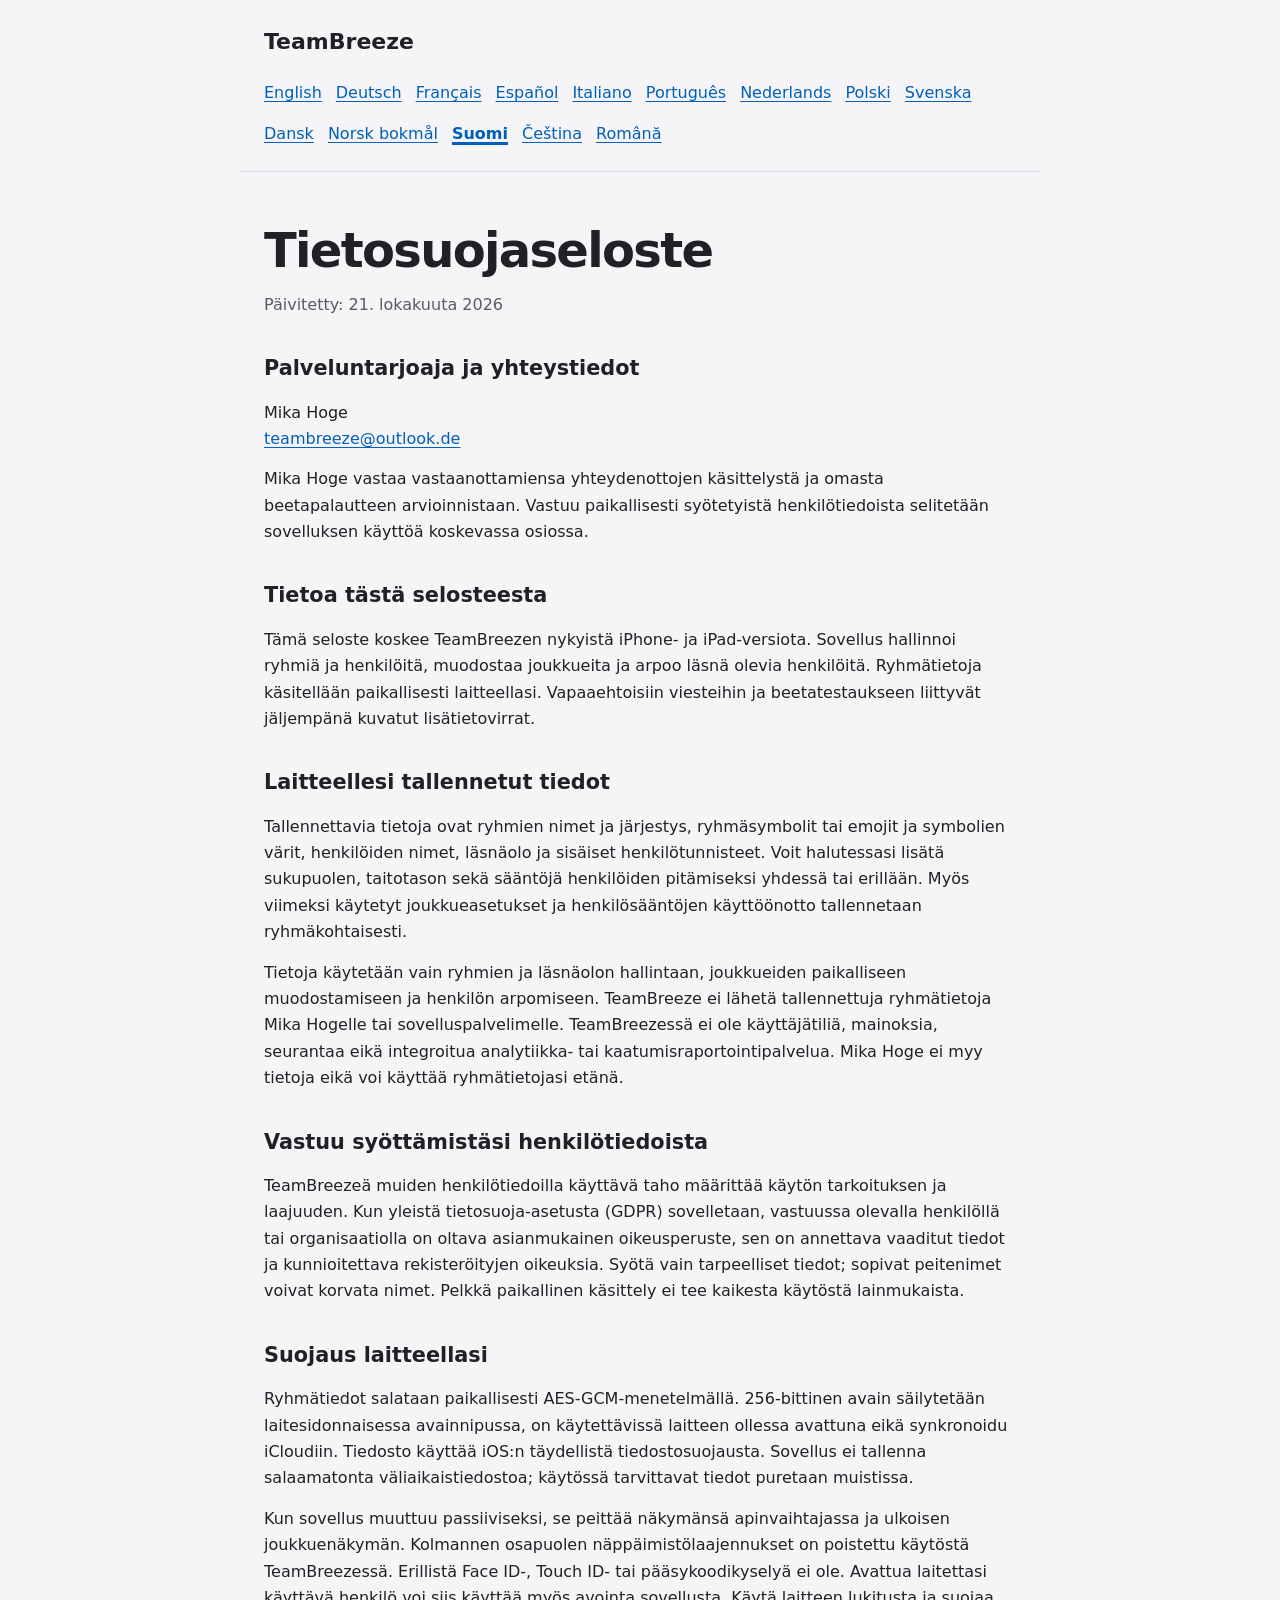
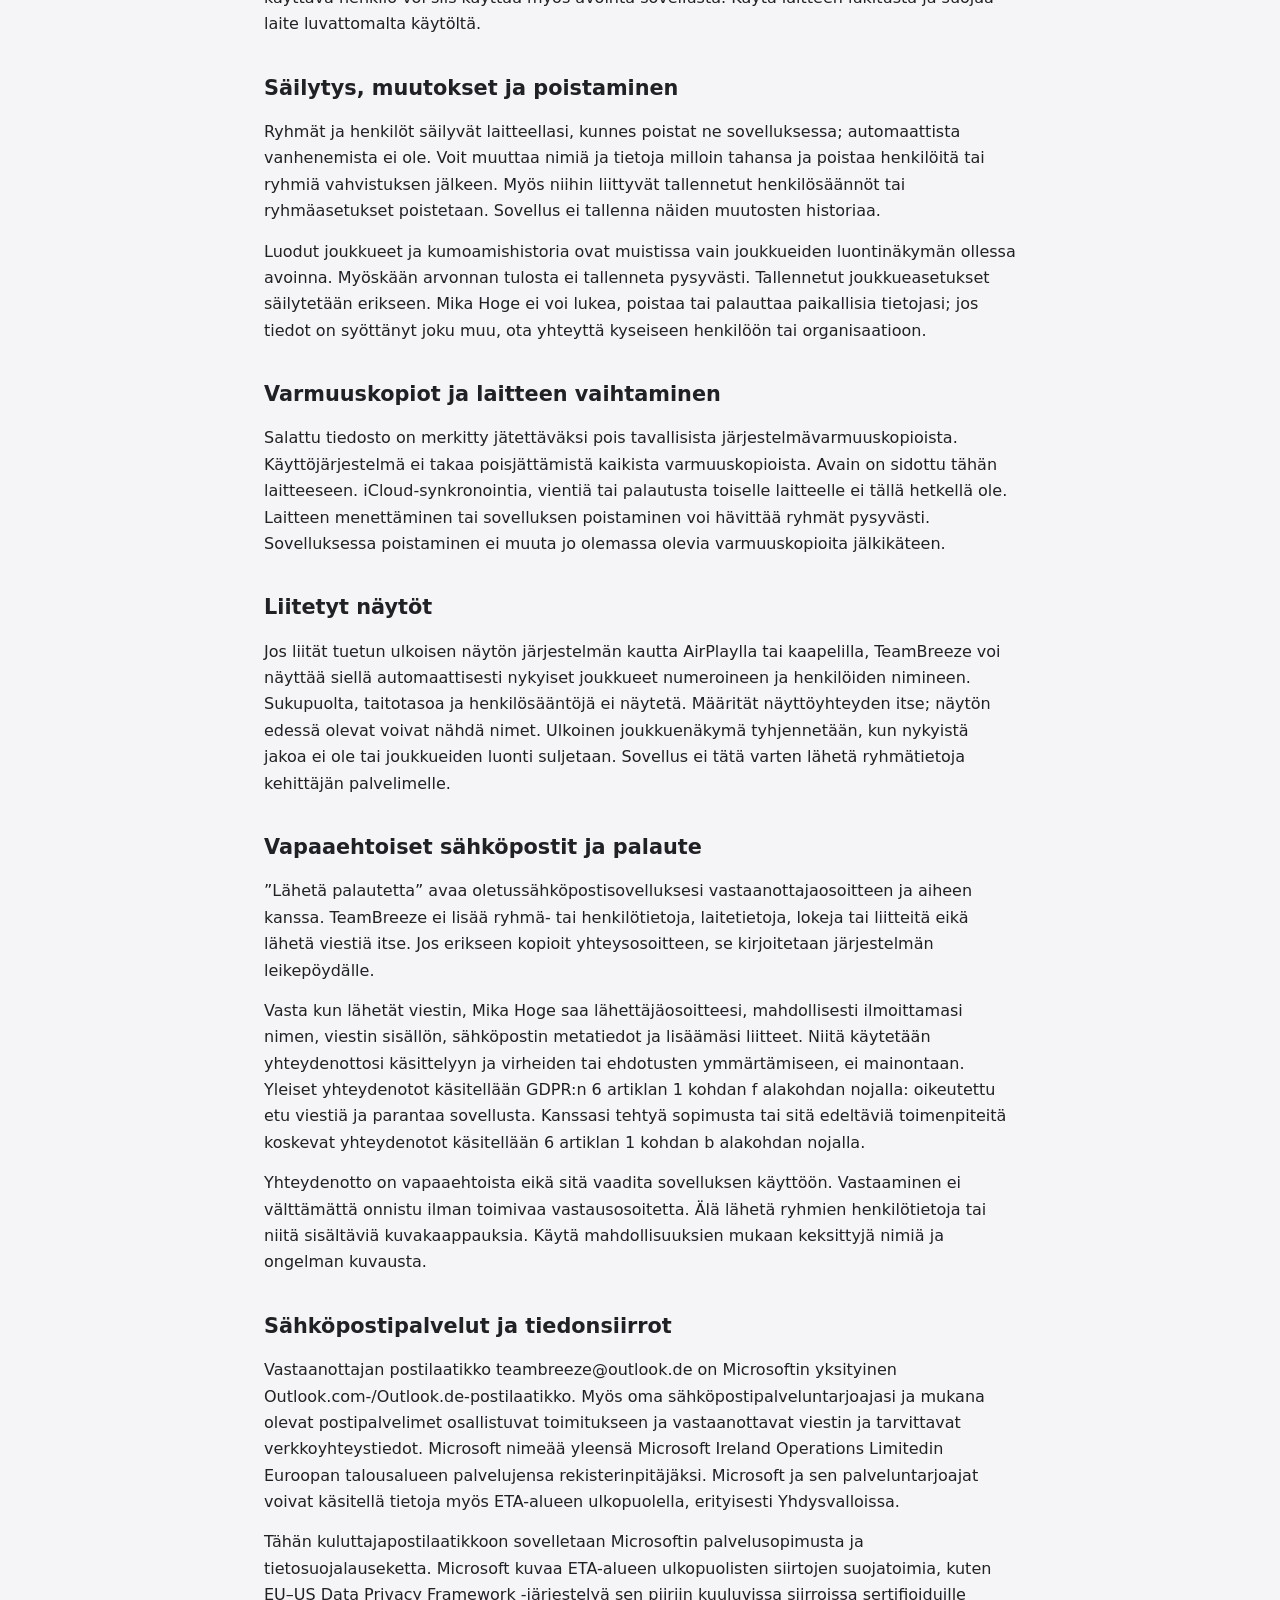
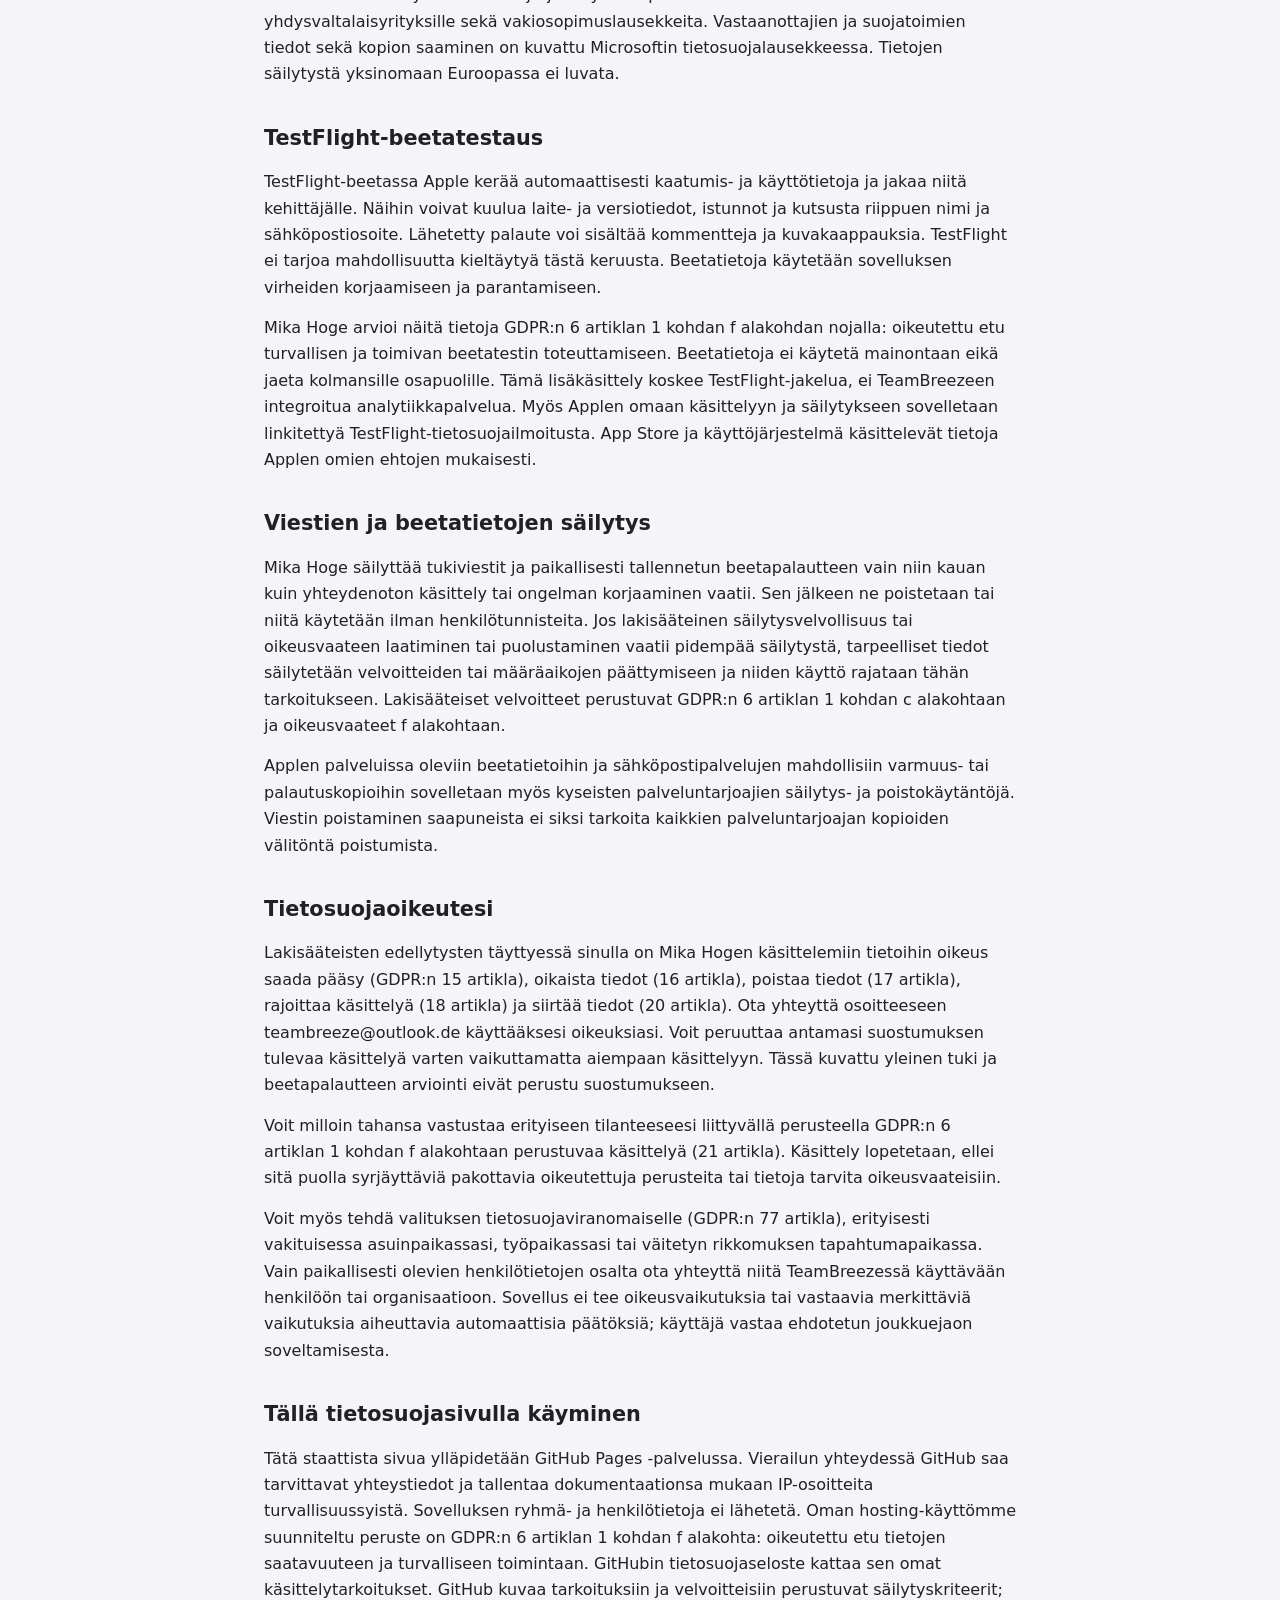
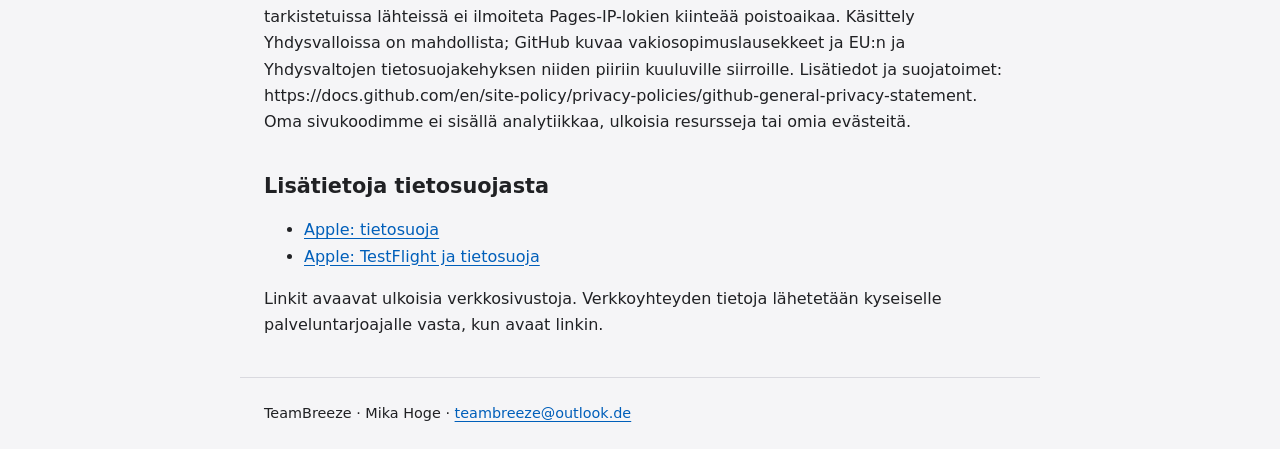
<file: fi.html>
<!doctype html>
<html lang="fi"><head><meta charset="utf-8"><meta name="viewport" content="width=device-width,initial-scale=1"><meta name="robots" content="noindex,nofollow"><meta name="referrer" content="no-referrer"><title>TeamBreeze – Tietosuojaseloste</title><link rel="stylesheet" href="style.css"><link rel="alternate" hreflang="de" href="de.html"><link rel="alternate" hreflang="en" href="index.html"><link rel="alternate" hreflang="fr" href="fr.html"><link rel="alternate" hreflang="es" href="es.html"><link rel="alternate" hreflang="it" href="it.html"><link rel="alternate" hreflang="pt" href="pt.html"><link rel="alternate" hreflang="nl" href="nl.html"><link rel="alternate" hreflang="pl" href="pl.html"><link rel="alternate" hreflang="sv" href="sv.html"><link rel="alternate" hreflang="da" href="da.html"><link rel="alternate" hreflang="nb" href="nb.html"><link rel="alternate" hreflang="fi" href="fi.html"><link rel="alternate" hreflang="cs" href="cs.html"><link rel="alternate" hreflang="ro" href="ro.html"></head><body><header><span class="brand">TeamBreeze</span><nav aria-label="Language"><a href="index.html" lang="en" hreflang="en">English</a><a href="de.html" lang="de" hreflang="de">Deutsch</a><a href="fr.html" lang="fr" hreflang="fr">Français</a><a href="es.html" lang="es" hreflang="es">Español</a><a href="it.html" lang="it" hreflang="it">Italiano</a><a href="pt.html" lang="pt" hreflang="pt">Português</a><a href="nl.html" lang="nl" hreflang="nl">Nederlands</a><a href="pl.html" lang="pl" hreflang="pl">Polski</a><a href="sv.html" lang="sv" hreflang="sv">Svenska</a><a href="da.html" lang="da" hreflang="da">Dansk</a><a href="nb.html" lang="nb" hreflang="nb">Norsk bokmål</a><a href="fi.html" lang="fi" hreflang="fi" aria-current="page">Suomi</a><a href="cs.html" lang="cs" hreflang="cs">Čeština</a><a href="ro.html" lang="ro" hreflang="ro">Română</a></nav></header><main><h1>Tietosuojaseloste</h1><p class="date">Päivitetty: 21. lokakuuta 2026</p><section><h2>Palveluntarjoaja ja yhteystiedot</h2><p>Mika Hoge<br><a href="mailto:teambreeze@outlook.de">teambreeze@outlook.de</a></p><p>Mika Hoge vastaa vastaanottamiensa yhteydenottojen käsittelystä ja omasta beetapalautteen arvioinnistaan. Vastuu paikallisesti syötetyistä henkilötiedoista selitetään sovelluksen käyttöä koskevassa osiossa.</p></section><section><h2>Tietoa tästä selosteesta</h2><p>Tämä seloste koskee TeamBreezen nykyistä iPhone- ja iPad-versiota. Sovellus hallinnoi ryhmiä ja henkilöitä, muodostaa joukkueita ja arpoo läsnä olevia henkilöitä. Ryhmätietoja käsitellään paikallisesti laitteellasi. Vapaaehtoisiin viesteihin ja beetatestaukseen liittyvät jäljempänä kuvatut lisätietovirrat.</p></section><section><h2>Laitteellesi tallennetut tiedot</h2><p>Tallennettavia tietoja ovat ryhmien nimet ja järjestys, ryhmäsymbolit tai emojit ja symbolien värit, henkilöiden nimet, läsnäolo ja sisäiset henkilötunnisteet. Voit halutessasi lisätä sukupuolen, taitotason sekä sääntöjä henkilöiden pitämiseksi yhdessä tai erillään. Myös viimeksi käytetyt joukkueasetukset ja henkilösääntöjen käyttöönotto tallennetaan ryhmäkohtaisesti.</p><p>Tietoja käytetään vain ryhmien ja läsnäolon hallintaan, joukkueiden paikalliseen muodostamiseen ja henkilön arpomiseen. TeamBreeze ei lähetä tallennettuja ryhmätietoja Mika Hogelle tai sovelluspalvelimelle. TeamBreezessä ei ole käyttäjätiliä, mainoksia, seurantaa eikä integroitua analytiikka- tai kaatumisraportointipalvelua. Mika Hoge ei myy tietoja eikä voi käyttää ryhmätietojasi etänä.</p></section><section><h2>Vastuu syöttämistäsi henkilötiedoista</h2><p>TeamBreezeä muiden henkilötiedoilla käyttävä taho määrittää käytön tarkoituksen ja laajuuden. Kun yleistä tietosuoja-asetusta (GDPR) sovelletaan, vastuussa olevalla henkilöllä tai organisaatiolla on oltava asianmukainen oikeusperuste, sen on annettava vaaditut tiedot ja kunnioitettava rekisteröityjen oikeuksia. Syötä vain tarpeelliset tiedot; sopivat peitenimet voivat korvata nimet. Pelkkä paikallinen käsittely ei tee kaikesta käytöstä lainmukaista.</p></section><section><h2>Suojaus laitteellasi</h2><p>Ryhmätiedot salataan paikallisesti AES-GCM-menetelmällä. 256-bittinen avain säilytetään laitesidonnaisessa avainnipussa, on käytettävissä laitteen ollessa avattuna eikä synkronoidu iCloudiin. Tiedosto käyttää iOS:n täydellistä tiedostosuojausta. Sovellus ei tallenna salaamatonta väliaikaistiedostoa; käytössä tarvittavat tiedot puretaan muistissa.</p><p>Kun sovellus muuttuu passiiviseksi, se peittää näkymänsä apinvaihtajassa ja ulkoisen joukkuenäkymän. Kolmannen osapuolen näppäimistölaajennukset on poistettu käytöstä TeamBreezessä. Erillistä Face ID-, Touch ID- tai pääsykoodikyselyä ei ole. Avattua laitettasi käyttävä henkilö voi siis käyttää myös avointa sovellusta. Käytä laitteen lukitusta ja suojaa laite luvattomalta käytöltä.</p></section><section><h2>Säilytys, muutokset ja poistaminen</h2><p>Ryhmät ja henkilöt säilyvät laitteellasi, kunnes poistat ne sovelluksessa; automaattista vanhenemista ei ole. Voit muuttaa nimiä ja tietoja milloin tahansa ja poistaa henkilöitä tai ryhmiä vahvistuksen jälkeen. Myös niihin liittyvät tallennetut henkilösäännöt tai ryhmäasetukset poistetaan. Sovellus ei tallenna näiden muutosten historiaa.</p><p>Luodut joukkueet ja kumoamishistoria ovat muistissa vain joukkueiden luontinäkymän ollessa avoinna. Myöskään arvonnan tulosta ei tallenneta pysyvästi. Tallennetut joukkueasetukset säilytetään erikseen. Mika Hoge ei voi lukea, poistaa tai palauttaa paikallisia tietojasi; jos tiedot on syöttänyt joku muu, ota yhteyttä kyseiseen henkilöön tai organisaatioon.</p></section><section><h2>Varmuuskopiot ja laitteen vaihtaminen</h2><p>Salattu tiedosto on merkitty jätettäväksi pois tavallisista järjestelmävarmuuskopioista. Käyttöjärjestelmä ei takaa poisjättämistä kaikista varmuuskopioista. Avain on sidottu tähän laitteeseen. iCloud-synkronointia, vientiä tai palautusta toiselle laitteelle ei tällä hetkellä ole. Laitteen menettäminen tai sovelluksen poistaminen voi hävittää ryhmät pysyvästi. Sovelluksessa poistaminen ei muuta jo olemassa olevia varmuuskopioita jälkikäteen.</p></section><section><h2>Liitetyt näytöt</h2><p>Jos liität tuetun ulkoisen näytön järjestelmän kautta AirPlaylla tai kaapelilla, TeamBreeze voi näyttää siellä automaattisesti nykyiset joukkueet numeroineen ja henkilöiden nimineen. Sukupuolta, taitotasoa ja henkilösääntöjä ei näytetä. Määrität näyttöyhteyden itse; näytön edessä olevat voivat nähdä nimet. Ulkoinen joukkuenäkymä tyhjennetään, kun nykyistä jakoa ei ole tai joukkueiden luonti suljetaan. Sovellus ei tätä varten lähetä ryhmätietoja kehittäjän palvelimelle.</p></section><section><h2>Vapaaehtoiset sähköpostit ja palaute</h2><p>”Lähetä palautetta” avaa oletussähköpostisovelluksesi vastaanottajaosoitteen ja aiheen kanssa. TeamBreeze ei lisää ryhmä- tai henkilötietoja, laitetietoja, lokeja tai liitteitä eikä lähetä viestiä itse. Jos erikseen kopioit yhteysosoitteen, se kirjoitetaan järjestelmän leikepöydälle.</p><p>Vasta kun lähetät viestin, Mika Hoge saa lähettäjäosoitteesi, mahdollisesti ilmoittamasi nimen, viestin sisällön, sähköpostin metatiedot ja lisäämäsi liitteet. Niitä käytetään yhteydenottosi käsittelyyn ja virheiden tai ehdotusten ymmärtämiseen, ei mainontaan. Yleiset yhteydenotot käsitellään GDPR:n 6 artiklan 1 kohdan f alakohdan nojalla: oikeutettu etu viestiä ja parantaa sovellusta. Kanssasi tehtyä sopimusta tai sitä edeltäviä toimenpiteitä koskevat yhteydenotot käsitellään 6 artiklan 1 kohdan b alakohdan nojalla.</p><p>Yhteydenotto on vapaaehtoista eikä sitä vaadita sovelluksen käyttöön. Vastaaminen ei välttämättä onnistu ilman toimivaa vastausosoitetta. Älä lähetä ryhmien henkilötietoja tai niitä sisältäviä kuvakaappauksia. Käytä mahdollisuuksien mukaan keksittyjä nimiä ja ongelman kuvausta.</p></section><section><h2>Sähköpostipalvelut ja tiedonsiirrot</h2><p>Vastaanottajan postilaatikko teambreeze@outlook.de on Microsoftin yksityinen Outlook.com-/Outlook.de-postilaatikko. Myös oma sähköpostipalveluntarjoajasi ja mukana olevat postipalvelimet osallistuvat toimitukseen ja vastaanottavat viestin ja tarvittavat verkkoyhteystiedot. Microsoft nimeää yleensä Microsoft Ireland Operations Limitedin Euroopan talousalueen palvelujensa rekisterinpitäjäksi. Microsoft ja sen palveluntarjoajat voivat käsitellä tietoja myös ETA-alueen ulkopuolella, erityisesti Yhdysvalloissa.</p><p>Tähän kuluttajapostilaatikkoon sovelletaan Microsoftin palvelusopimusta ja tietosuojalauseketta. Microsoft kuvaa ETA-alueen ulkopuolisten siirtojen suojatoimia, kuten EU–US Data Privacy Framework -järjestelyä sen piiriin kuuluvissa siirroissa sertifioiduille yhdysvaltalaisyrityksille sekä vakiosopimuslausekkeita. Vastaanottajien ja suojatoimien tiedot sekä kopion saaminen on kuvattu Microsoftin tietosuojalausekkeessa. Tietojen säilytystä yksinomaan Euroopassa ei luvata.</p></section><section><h2>TestFlight-beetatestaus</h2><p>TestFlight-beetassa Apple kerää automaattisesti kaatumis- ja käyttötietoja ja jakaa niitä kehittäjälle. Näihin voivat kuulua laite- ja versiotiedot, istunnot ja kutsusta riippuen nimi ja sähköpostiosoite. Lähetetty palaute voi sisältää kommentteja ja kuvakaappauksia. TestFlight ei tarjoa mahdollisuutta kieltäytyä tästä keruusta. Beetatietoja käytetään sovelluksen virheiden korjaamiseen ja parantamiseen.</p><p>Mika Hoge arvioi näitä tietoja GDPR:n 6 artiklan 1 kohdan f alakohdan nojalla: oikeutettu etu turvallisen ja toimivan beetatestin toteuttamiseen. Beetatietoja ei käytetä mainontaan eikä jaeta kolmansille osapuolille. Tämä lisäkäsittely koskee TestFlight-jakelua, ei TeamBreezeen integroitua analytiikkapalvelua. Myös Applen omaan käsittelyyn ja säilytykseen sovelletaan linkitettyä TestFlight-tietosuojailmoitusta. App Store ja käyttöjärjestelmä käsittelevät tietoja Applen omien ehtojen mukaisesti.</p></section><section><h2>Viestien ja beetatietojen säilytys</h2><p>Mika Hoge säilyttää tukiviestit ja paikallisesti tallennetun beetapalautteen vain niin kauan kuin yhteydenoton käsittely tai ongelman korjaaminen vaatii. Sen jälkeen ne poistetaan tai niitä käytetään ilman henkilötunnisteita. Jos lakisääteinen säilytysvelvollisuus tai oikeusvaateen laatiminen tai puolustaminen vaatii pidempää säilytystä, tarpeelliset tiedot säilytetään velvoitteiden tai määräaikojen päättymiseen ja niiden käyttö rajataan tähän tarkoitukseen. Lakisääteiset velvoitteet perustuvat GDPR:n 6 artiklan 1 kohdan c alakohtaan ja oikeusvaateet f alakohtaan.</p><p>Applen palveluissa oleviin beetatietoihin ja sähköpostipalvelujen mahdollisiin varmuus- tai palautuskopioihin sovelletaan myös kyseisten palveluntarjoajien säilytys- ja poistokäytäntöjä. Viestin poistaminen saapuneista ei siksi tarkoita kaikkien palveluntarjoajan kopioiden välitöntä poistumista.</p></section><section><h2>Tietosuojaoikeutesi</h2><p>Lakisääteisten edellytysten täyttyessä sinulla on Mika Hogen käsittelemiin tietoihin oikeus saada pääsy (GDPR:n 15 artikla), oikaista tiedot (16 artikla), poistaa tiedot (17 artikla), rajoittaa käsittelyä (18 artikla) ja siirtää tiedot (20 artikla). Ota yhteyttä osoitteeseen teambreeze@outlook.de käyttääksesi oikeuksiasi. Voit peruuttaa antamasi suostumuksen tulevaa käsittelyä varten vaikuttamatta aiempaan käsittelyyn. Tässä kuvattu yleinen tuki ja beetapalautteen arviointi eivät perustu suostumukseen.</p><p>Voit milloin tahansa vastustaa erityiseen tilanteeseesi liittyvällä perusteella GDPR:n 6 artiklan 1 kohdan f alakohtaan perustuvaa käsittelyä (21 artikla). Käsittely lopetetaan, ellei sitä puolla syrjäyttäviä pakottavia oikeutettuja perusteita tai tietoja tarvita oikeusvaateisiin.</p><p>Voit myös tehdä valituksen tietosuojaviranomaiselle (GDPR:n 77 artikla), erityisesti vakituisessa asuinpaikassasi, työpaikassasi tai väitetyn rikkomuksen tapahtumapaikassa. Vain paikallisesti olevien henkilötietojen osalta ota yhteyttä niitä TeamBreezessä käyttävään henkilöön tai organisaatioon. Sovellus ei tee oikeusvaikutuksia tai vastaavia merkittäviä vaikutuksia aiheuttavia automaattisia päätöksiä; käyttäjä vastaa ehdotetun joukkuejaon soveltamisesta.</p></section><section><h2>Tällä tietosuojasivulla käyminen</h2><p>Tätä staattista sivua ylläpidetään GitHub Pages -palvelussa. Vierailun yhteydessä GitHub saa tarvittavat yhteystiedot ja tallentaa dokumentaationsa mukaan IP-osoitteita turvallisuussyistä. Sovelluksen ryhmä- ja henkilötietoja ei lähetetä. Oman hosting-käyttömme suunniteltu peruste on GDPR:n 6 artiklan 1 kohdan f alakohta: oikeutettu etu tietojen saatavuuteen ja turvalliseen toimintaan. GitHubin tietosuojaseloste kattaa sen omat käsittelytarkoitukset. GitHub kuvaa tarkoituksiin ja velvoitteisiin perustuvat säilytyskriteerit; tarkistetuissa lähteissä ei ilmoiteta Pages-IP-lokien kiinteää poistoaikaa. Käsittely Yhdysvalloissa on mahdollista; GitHub kuvaa vakiosopimuslausekkeet ja EU:n ja Yhdysvaltojen tietosuojakehyksen niiden piiriin kuuluville siirroille. Lisätiedot ja suojatoimet: https://docs.github.com/en/site-policy/privacy-policies/github-general-privacy-statement. Oma sivukoodimme ei sisällä analytiikkaa, ulkoisia resursseja tai omia evästeitä.</p></section><section><h2>Lisätietoja tietosuojasta</h2><ul><li><a href="https://www.apple.com/legal/privacy/" rel="noreferrer">Apple: tietosuoja</a></li><li><a href="https://www.apple.com/legal/privacy/data/en/test-flight/" rel="noreferrer">Apple: TestFlight ja tietosuoja</a></li></ul><p>Linkit avaavat ulkoisia verkkosivustoja. Verkkoyhteyden tietoja lähetetään kyseiselle palveluntarjoajalle vasta, kun avaat linkin.</p></section></main><footer>TeamBreeze · Mika Hoge · <a href="mailto:teambreeze@outlook.de">teambreeze@outlook.de</a></footer></body></html>
</file>
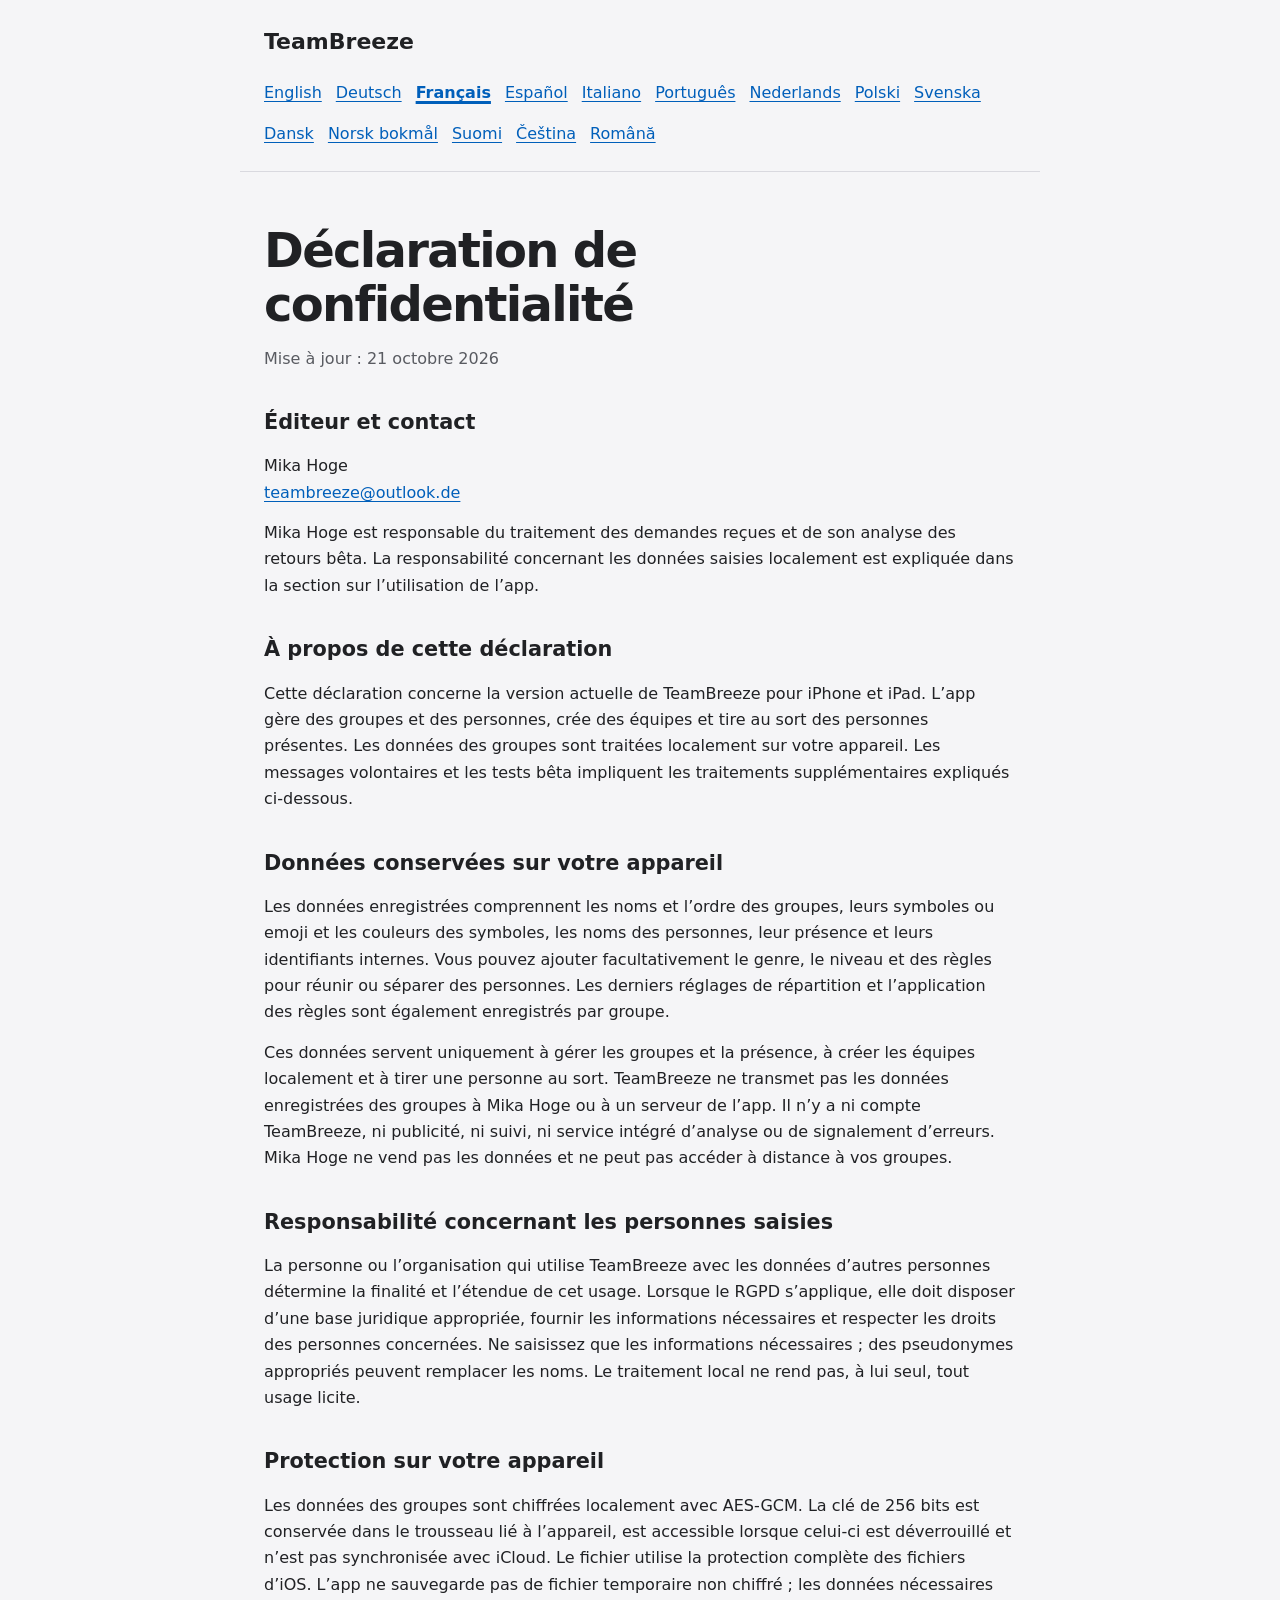
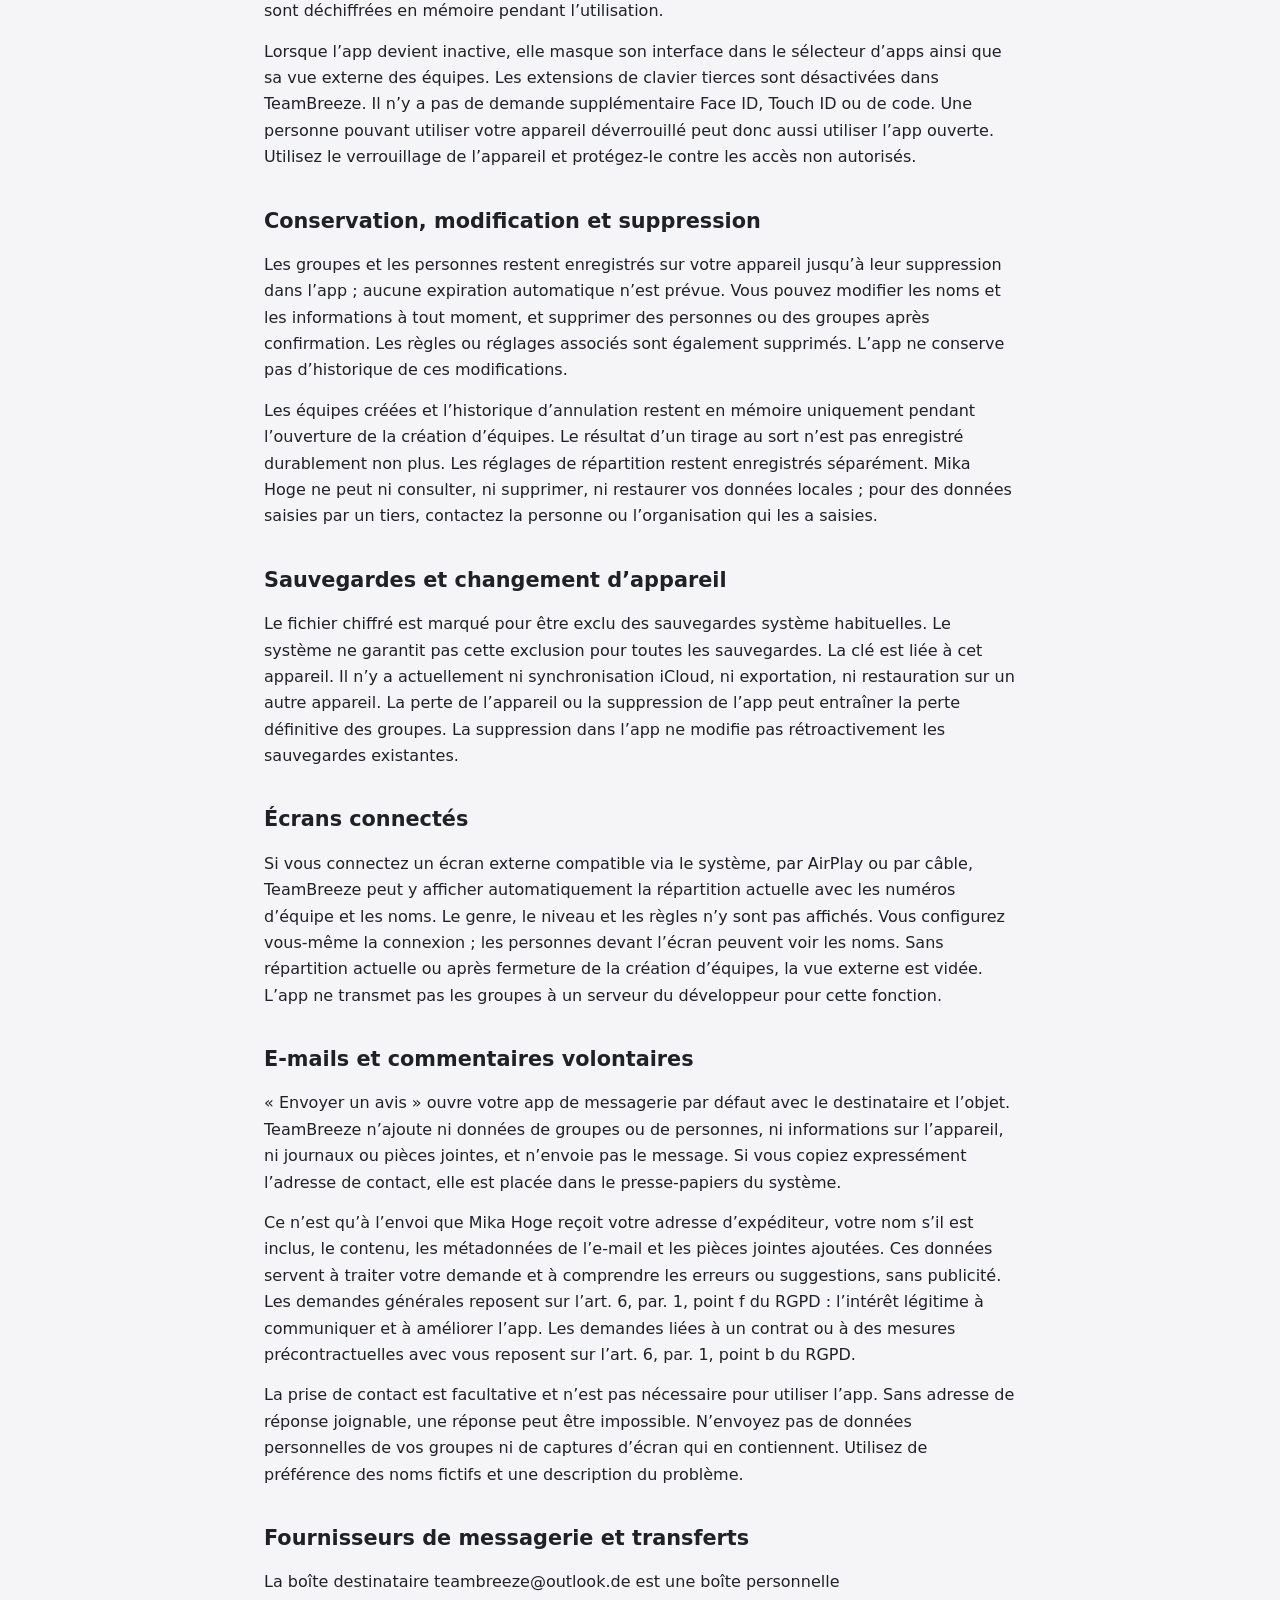
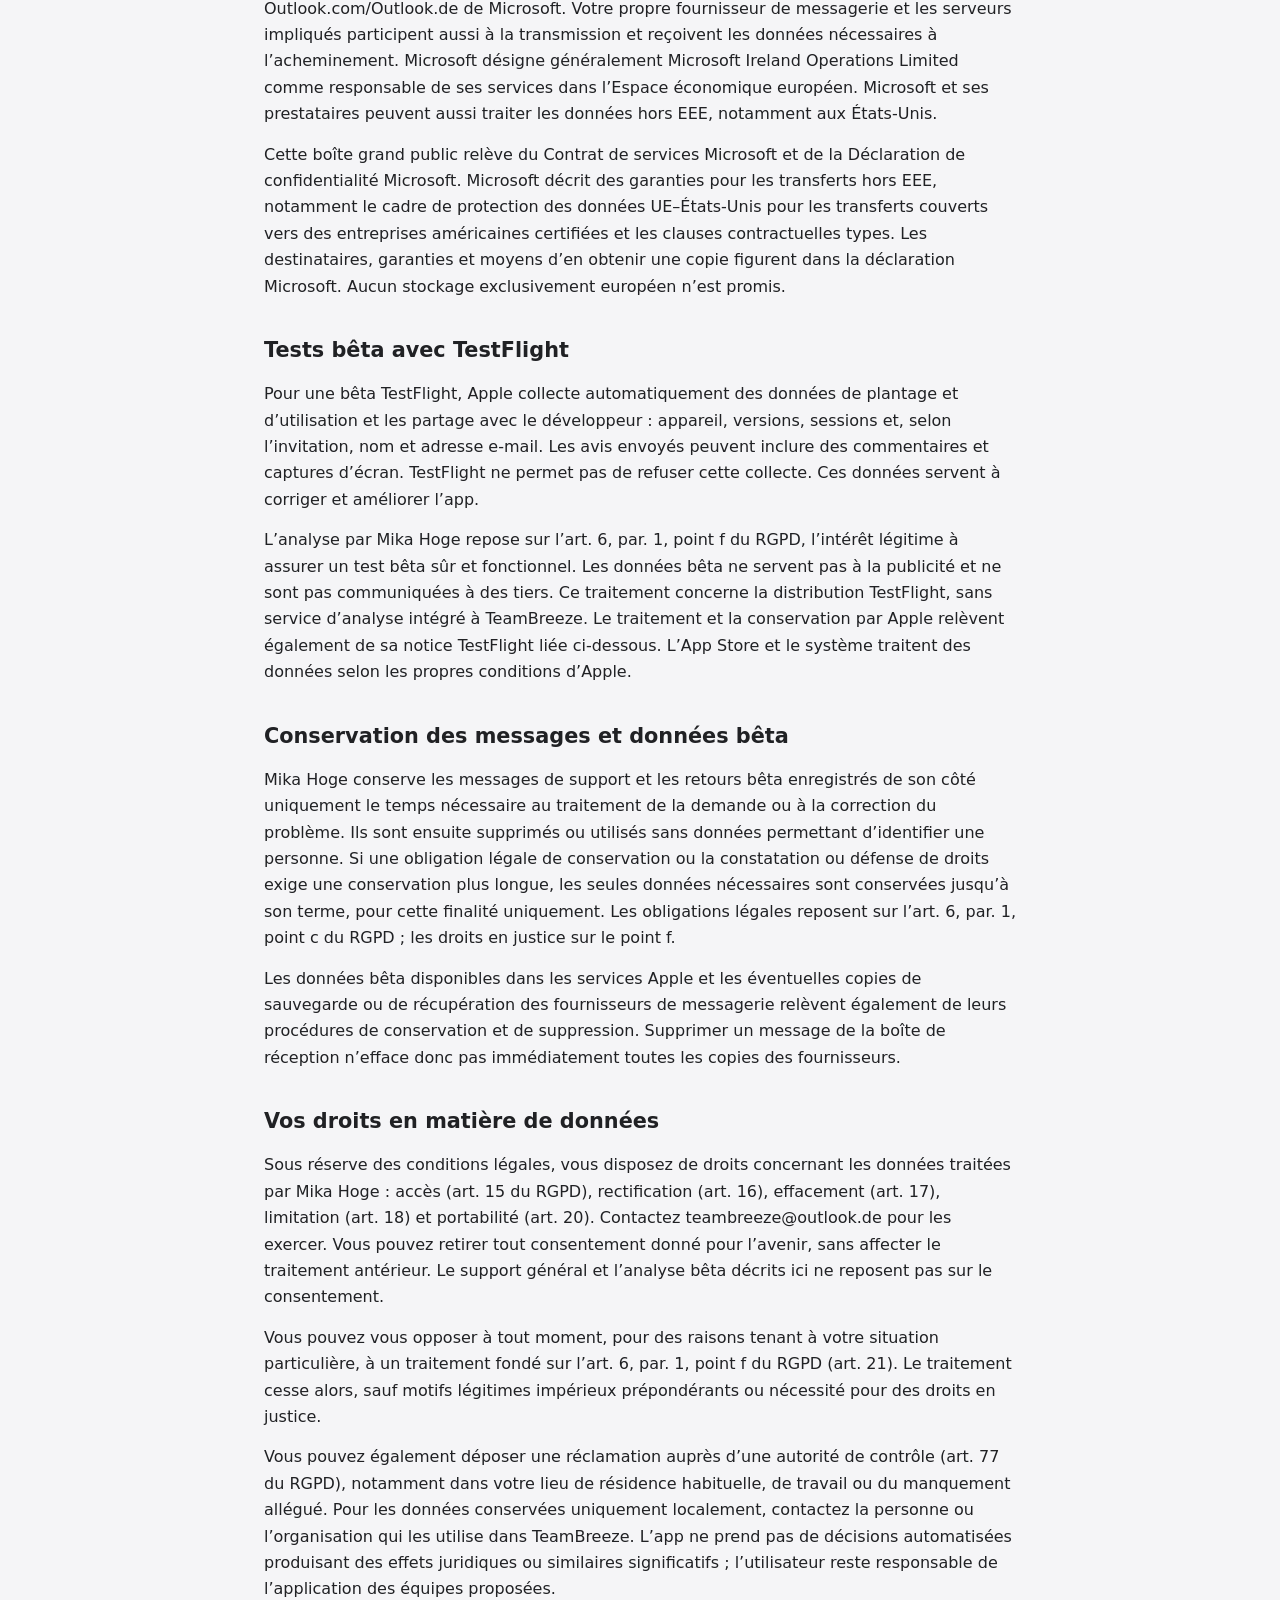
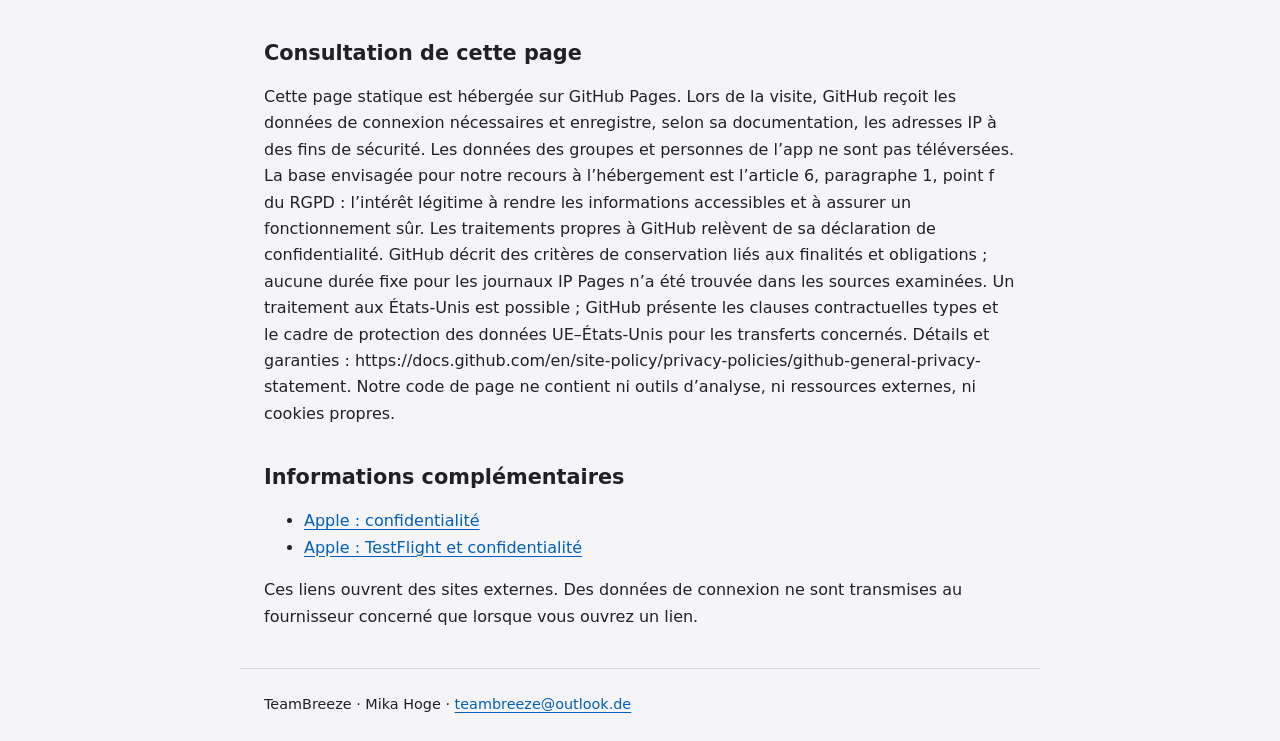
<file: fr.html>
<!doctype html>
<html lang="fr"><head><meta charset="utf-8"><meta name="viewport" content="width=device-width,initial-scale=1"><meta name="robots" content="noindex,nofollow"><meta name="referrer" content="no-referrer"><title>TeamBreeze – Déclaration de confidentialité</title><link rel="stylesheet" href="style.css"><link rel="alternate" hreflang="de" href="de.html"><link rel="alternate" hreflang="en" href="index.html"><link rel="alternate" hreflang="fr" href="fr.html"><link rel="alternate" hreflang="es" href="es.html"><link rel="alternate" hreflang="it" href="it.html"><link rel="alternate" hreflang="pt" href="pt.html"><link rel="alternate" hreflang="nl" href="nl.html"><link rel="alternate" hreflang="pl" href="pl.html"><link rel="alternate" hreflang="sv" href="sv.html"><link rel="alternate" hreflang="da" href="da.html"><link rel="alternate" hreflang="nb" href="nb.html"><link rel="alternate" hreflang="fi" href="fi.html"><link rel="alternate" hreflang="cs" href="cs.html"><link rel="alternate" hreflang="ro" href="ro.html"></head><body><header><span class="brand">TeamBreeze</span><nav aria-label="Language"><a href="index.html" lang="en" hreflang="en">English</a><a href="de.html" lang="de" hreflang="de">Deutsch</a><a href="fr.html" lang="fr" hreflang="fr" aria-current="page">Français</a><a href="es.html" lang="es" hreflang="es">Español</a><a href="it.html" lang="it" hreflang="it">Italiano</a><a href="pt.html" lang="pt" hreflang="pt">Português</a><a href="nl.html" lang="nl" hreflang="nl">Nederlands</a><a href="pl.html" lang="pl" hreflang="pl">Polski</a><a href="sv.html" lang="sv" hreflang="sv">Svenska</a><a href="da.html" lang="da" hreflang="da">Dansk</a><a href="nb.html" lang="nb" hreflang="nb">Norsk bokmål</a><a href="fi.html" lang="fi" hreflang="fi">Suomi</a><a href="cs.html" lang="cs" hreflang="cs">Čeština</a><a href="ro.html" lang="ro" hreflang="ro">Română</a></nav></header><main><h1>Déclaration de confidentialité</h1><p class="date">Mise à jour : 21 octobre 2026</p><section><h2>Éditeur et contact</h2><p>Mika Hoge<br><a href="mailto:teambreeze@outlook.de">teambreeze@outlook.de</a></p><p>Mika Hoge est responsable du traitement des demandes reçues et de son analyse des retours bêta. La responsabilité concernant les données saisies localement est expliquée dans la section sur l’utilisation de l’app.</p></section><section><h2>À propos de cette déclaration</h2><p>Cette déclaration concerne la version actuelle de TeamBreeze pour iPhone et iPad. L’app gère des groupes et des personnes, crée des équipes et tire au sort des personnes présentes. Les données des groupes sont traitées localement sur votre appareil. Les messages volontaires et les tests bêta impliquent les traitements supplémentaires expliqués ci-dessous.</p></section><section><h2>Données conservées sur votre appareil</h2><p>Les données enregistrées comprennent les noms et l’ordre des groupes, leurs symboles ou emoji et les couleurs des symboles, les noms des personnes, leur présence et leurs identifiants internes. Vous pouvez ajouter facultativement le genre, le niveau et des règles pour réunir ou séparer des personnes. Les derniers réglages de répartition et l’application des règles sont également enregistrés par groupe.</p><p>Ces données servent uniquement à gérer les groupes et la présence, à créer les équipes localement et à tirer une personne au sort. TeamBreeze ne transmet pas les données enregistrées des groupes à Mika Hoge ou à un serveur de l’app. Il n’y a ni compte TeamBreeze, ni publicité, ni suivi, ni service intégré d’analyse ou de signalement d’erreurs. Mika Hoge ne vend pas les données et ne peut pas accéder à distance à vos groupes.</p></section><section><h2>Responsabilité concernant les personnes saisies</h2><p>La personne ou l’organisation qui utilise TeamBreeze avec les données d’autres personnes détermine la finalité et l’étendue de cet usage. Lorsque le RGPD s’applique, elle doit disposer d’une base juridique appropriée, fournir les informations nécessaires et respecter les droits des personnes concernées. Ne saisissez que les informations nécessaires ; des pseudonymes appropriés peuvent remplacer les noms. Le traitement local ne rend pas, à lui seul, tout usage licite.</p></section><section><h2>Protection sur votre appareil</h2><p>Les données des groupes sont chiffrées localement avec AES-GCM. La clé de 256 bits est conservée dans le trousseau lié à l’appareil, est accessible lorsque celui-ci est déverrouillé et n’est pas synchronisée avec iCloud. Le fichier utilise la protection complète des fichiers d’iOS. L’app ne sauvegarde pas de fichier temporaire non chiffré ; les données nécessaires sont déchiffrées en mémoire pendant l’utilisation.</p><p>Lorsque l’app devient inactive, elle masque son interface dans le sélecteur d’apps ainsi que sa vue externe des équipes. Les extensions de clavier tierces sont désactivées dans TeamBreeze. Il n’y a pas de demande supplémentaire Face ID, Touch ID ou de code. Une personne pouvant utiliser votre appareil déverrouillé peut donc aussi utiliser l’app ouverte. Utilisez le verrouillage de l’appareil et protégez-le contre les accès non autorisés.</p></section><section><h2>Conservation, modification et suppression</h2><p>Les groupes et les personnes restent enregistrés sur votre appareil jusqu’à leur suppression dans l’app ; aucune expiration automatique n’est prévue. Vous pouvez modifier les noms et les informations à tout moment, et supprimer des personnes ou des groupes après confirmation. Les règles ou réglages associés sont également supprimés. L’app ne conserve pas d’historique de ces modifications.</p><p>Les équipes créées et l’historique d’annulation restent en mémoire uniquement pendant l’ouverture de la création d’équipes. Le résultat d’un tirage au sort n’est pas enregistré durablement non plus. Les réglages de répartition restent enregistrés séparément. Mika Hoge ne peut ni consulter, ni supprimer, ni restaurer vos données locales ; pour des données saisies par un tiers, contactez la personne ou l’organisation qui les a saisies.</p></section><section><h2>Sauvegardes et changement d’appareil</h2><p>Le fichier chiffré est marqué pour être exclu des sauvegardes système habituelles. Le système ne garantit pas cette exclusion pour toutes les sauvegardes. La clé est liée à cet appareil. Il n’y a actuellement ni synchronisation iCloud, ni exportation, ni restauration sur un autre appareil. La perte de l’appareil ou la suppression de l’app peut entraîner la perte définitive des groupes. La suppression dans l’app ne modifie pas rétroactivement les sauvegardes existantes.</p></section><section><h2>Écrans connectés</h2><p>Si vous connectez un écran externe compatible via le système, par AirPlay ou par câble, TeamBreeze peut y afficher automatiquement la répartition actuelle avec les numéros d’équipe et les noms. Le genre, le niveau et les règles n’y sont pas affichés. Vous configurez vous-même la connexion ; les personnes devant l’écran peuvent voir les noms. Sans répartition actuelle ou après fermeture de la création d’équipes, la vue externe est vidée. L’app ne transmet pas les groupes à un serveur du développeur pour cette fonction.</p></section><section><h2>E-mails et commentaires volontaires</h2><p>« Envoyer un avis » ouvre votre app de messagerie par défaut avec le destinataire et l’objet. TeamBreeze n’ajoute ni données de groupes ou de personnes, ni informations sur l’appareil, ni journaux ou pièces jointes, et n’envoie pas le message. Si vous copiez expressément l’adresse de contact, elle est placée dans le presse-papiers du système.</p><p>Ce n’est qu’à l’envoi que Mika Hoge reçoit votre adresse d’expéditeur, votre nom s’il est inclus, le contenu, les métadonnées de l’e-mail et les pièces jointes ajoutées. Ces données servent à traiter votre demande et à comprendre les erreurs ou suggestions, sans publicité. Les demandes générales reposent sur l’art. 6, par. 1, point f du RGPD : l’intérêt légitime à communiquer et à améliorer l’app. Les demandes liées à un contrat ou à des mesures précontractuelles avec vous reposent sur l’art. 6, par. 1, point b du RGPD.</p><p>La prise de contact est facultative et n’est pas nécessaire pour utiliser l’app. Sans adresse de réponse joignable, une réponse peut être impossible. N’envoyez pas de données personnelles de vos groupes ni de captures d’écran qui en contiennent. Utilisez de préférence des noms fictifs et une description du problème.</p></section><section><h2>Fournisseurs de messagerie et transferts</h2><p>La boîte destinataire teambreeze@outlook.de est une boîte personnelle Outlook.com/Outlook.de de Microsoft. Votre propre fournisseur de messagerie et les serveurs impliqués participent aussi à la transmission et reçoivent les données nécessaires à l’acheminement. Microsoft désigne généralement Microsoft Ireland Operations Limited comme responsable de ses services dans l’Espace économique européen. Microsoft et ses prestataires peuvent aussi traiter les données hors EEE, notamment aux États-Unis.</p><p>Cette boîte grand public relève du Contrat de services Microsoft et de la Déclaration de confidentialité Microsoft. Microsoft décrit des garanties pour les transferts hors EEE, notamment le cadre de protection des données UE–États-Unis pour les transferts couverts vers des entreprises américaines certifiées et les clauses contractuelles types. Les destinataires, garanties et moyens d’en obtenir une copie figurent dans la déclaration Microsoft. Aucun stockage exclusivement européen n’est promis.</p></section><section><h2>Tests bêta avec TestFlight</h2><p>Pour une bêta TestFlight, Apple collecte automatiquement des données de plantage et d’utilisation et les partage avec le développeur : appareil, versions, sessions et, selon l’invitation, nom et adresse e-mail. Les avis envoyés peuvent inclure des commentaires et captures d’écran. TestFlight ne permet pas de refuser cette collecte. Ces données servent à corriger et améliorer l’app.</p><p>L’analyse par Mika Hoge repose sur l’art. 6, par. 1, point f du RGPD, l’intérêt légitime à assurer un test bêta sûr et fonctionnel. Les données bêta ne servent pas à la publicité et ne sont pas communiquées à des tiers. Ce traitement concerne la distribution TestFlight, sans service d’analyse intégré à TeamBreeze. Le traitement et la conservation par Apple relèvent également de sa notice TestFlight liée ci-dessous. L’App Store et le système traitent des données selon les propres conditions d’Apple.</p></section><section><h2>Conservation des messages et données bêta</h2><p>Mika Hoge conserve les messages de support et les retours bêta enregistrés de son côté uniquement le temps nécessaire au traitement de la demande ou à la correction du problème. Ils sont ensuite supprimés ou utilisés sans données permettant d’identifier une personne. Si une obligation légale de conservation ou la constatation ou défense de droits exige une conservation plus longue, les seules données nécessaires sont conservées jusqu’à son terme, pour cette finalité uniquement. Les obligations légales reposent sur l’art. 6, par. 1, point c du RGPD ; les droits en justice sur le point f.</p><p>Les données bêta disponibles dans les services Apple et les éventuelles copies de sauvegarde ou de récupération des fournisseurs de messagerie relèvent également de leurs procédures de conservation et de suppression. Supprimer un message de la boîte de réception n’efface donc pas immédiatement toutes les copies des fournisseurs.</p></section><section><h2>Vos droits en matière de données</h2><p>Sous réserve des conditions légales, vous disposez de droits concernant les données traitées par Mika Hoge : accès (art. 15 du RGPD), rectification (art. 16), effacement (art. 17), limitation (art. 18) et portabilité (art. 20). Contactez teambreeze@outlook.de pour les exercer. Vous pouvez retirer tout consentement donné pour l’avenir, sans affecter le traitement antérieur. Le support général et l’analyse bêta décrits ici ne reposent pas sur le consentement.</p><p>Vous pouvez vous opposer à tout moment, pour des raisons tenant à votre situation particulière, à un traitement fondé sur l’art. 6, par. 1, point f du RGPD (art. 21). Le traitement cesse alors, sauf motifs légitimes impérieux prépondérants ou nécessité pour des droits en justice.</p><p>Vous pouvez également déposer une réclamation auprès d’une autorité de contrôle (art. 77 du RGPD), notamment dans votre lieu de résidence habituelle, de travail ou du manquement allégué. Pour les données conservées uniquement localement, contactez la personne ou l’organisation qui les utilise dans TeamBreeze. L’app ne prend pas de décisions automatisées produisant des effets juridiques ou similaires significatifs ; l’utilisateur reste responsable de l’application des équipes proposées.</p></section><section><h2>Consultation de cette page</h2><p>Cette page statique est hébergée sur GitHub Pages. Lors de la visite, GitHub reçoit les données de connexion nécessaires et enregistre, selon sa documentation, les adresses IP à des fins de sécurité. Les données des groupes et personnes de l’app ne sont pas téléversées. La base envisagée pour notre recours à l’hébergement est l’article 6, paragraphe 1, point f du RGPD : l’intérêt légitime à rendre les informations accessibles et à assurer un fonctionnement sûr. Les traitements propres à GitHub relèvent de sa déclaration de confidentialité. GitHub décrit des critères de conservation liés aux finalités et obligations ; aucune durée fixe pour les journaux IP Pages n’a été trouvée dans les sources examinées. Un traitement aux États-Unis est possible ; GitHub présente les clauses contractuelles types et le cadre de protection des données UE–États-Unis pour les transferts concernés. Détails et garanties : https://docs.github.com/en/site-policy/privacy-policies/github-general-privacy-statement. Notre code de page ne contient ni outils d’analyse, ni ressources externes, ni cookies propres.</p></section><section><h2>Informations complémentaires</h2><ul><li><a href="https://www.apple.com/legal/privacy/" rel="noreferrer">Apple : confidentialité</a></li><li><a href="https://www.apple.com/legal/privacy/data/en/test-flight/" rel="noreferrer">Apple : TestFlight et confidentialité</a></li></ul><p>Ces liens ouvrent des sites externes. Des données de connexion ne sont transmises au fournisseur concerné que lorsque vous ouvrez un lien.</p></section></main><footer>TeamBreeze · Mika Hoge · <a href="mailto:teambreeze@outlook.de">teambreeze@outlook.de</a></footer></body></html>
</file>
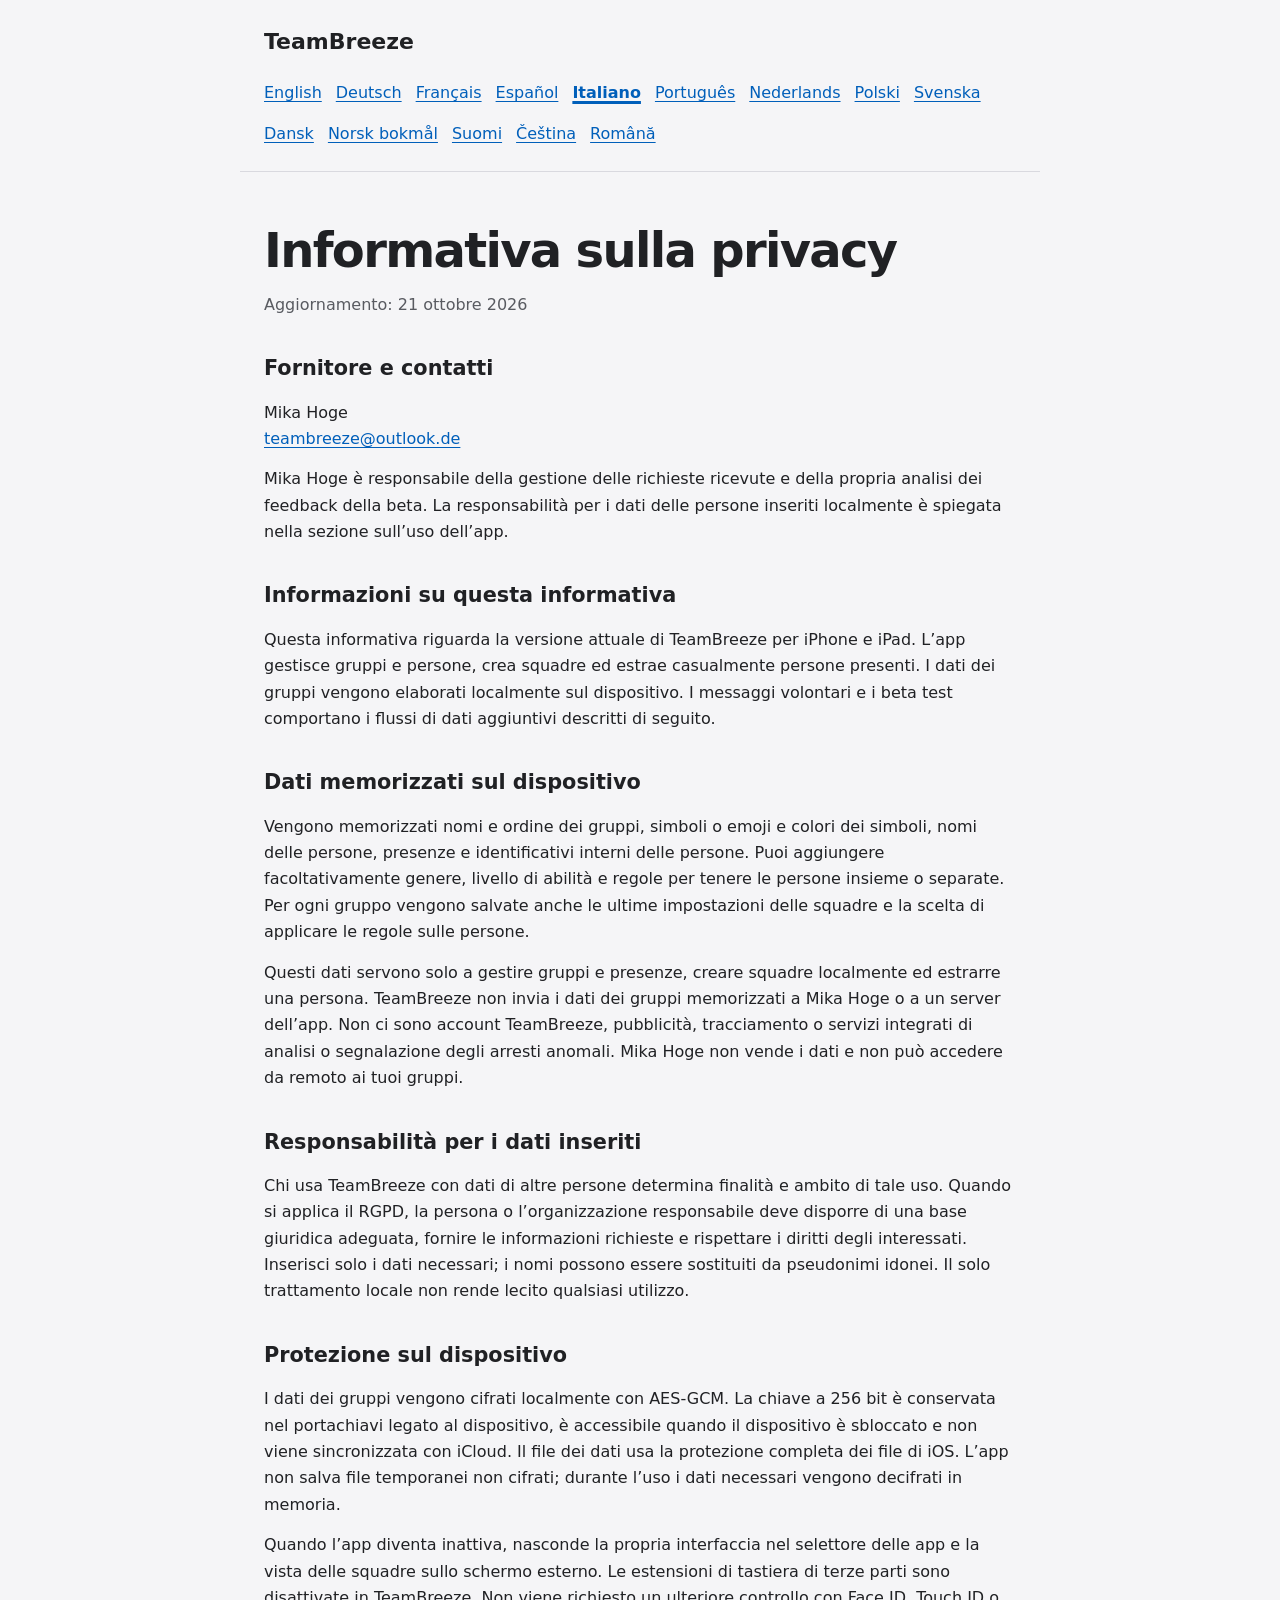
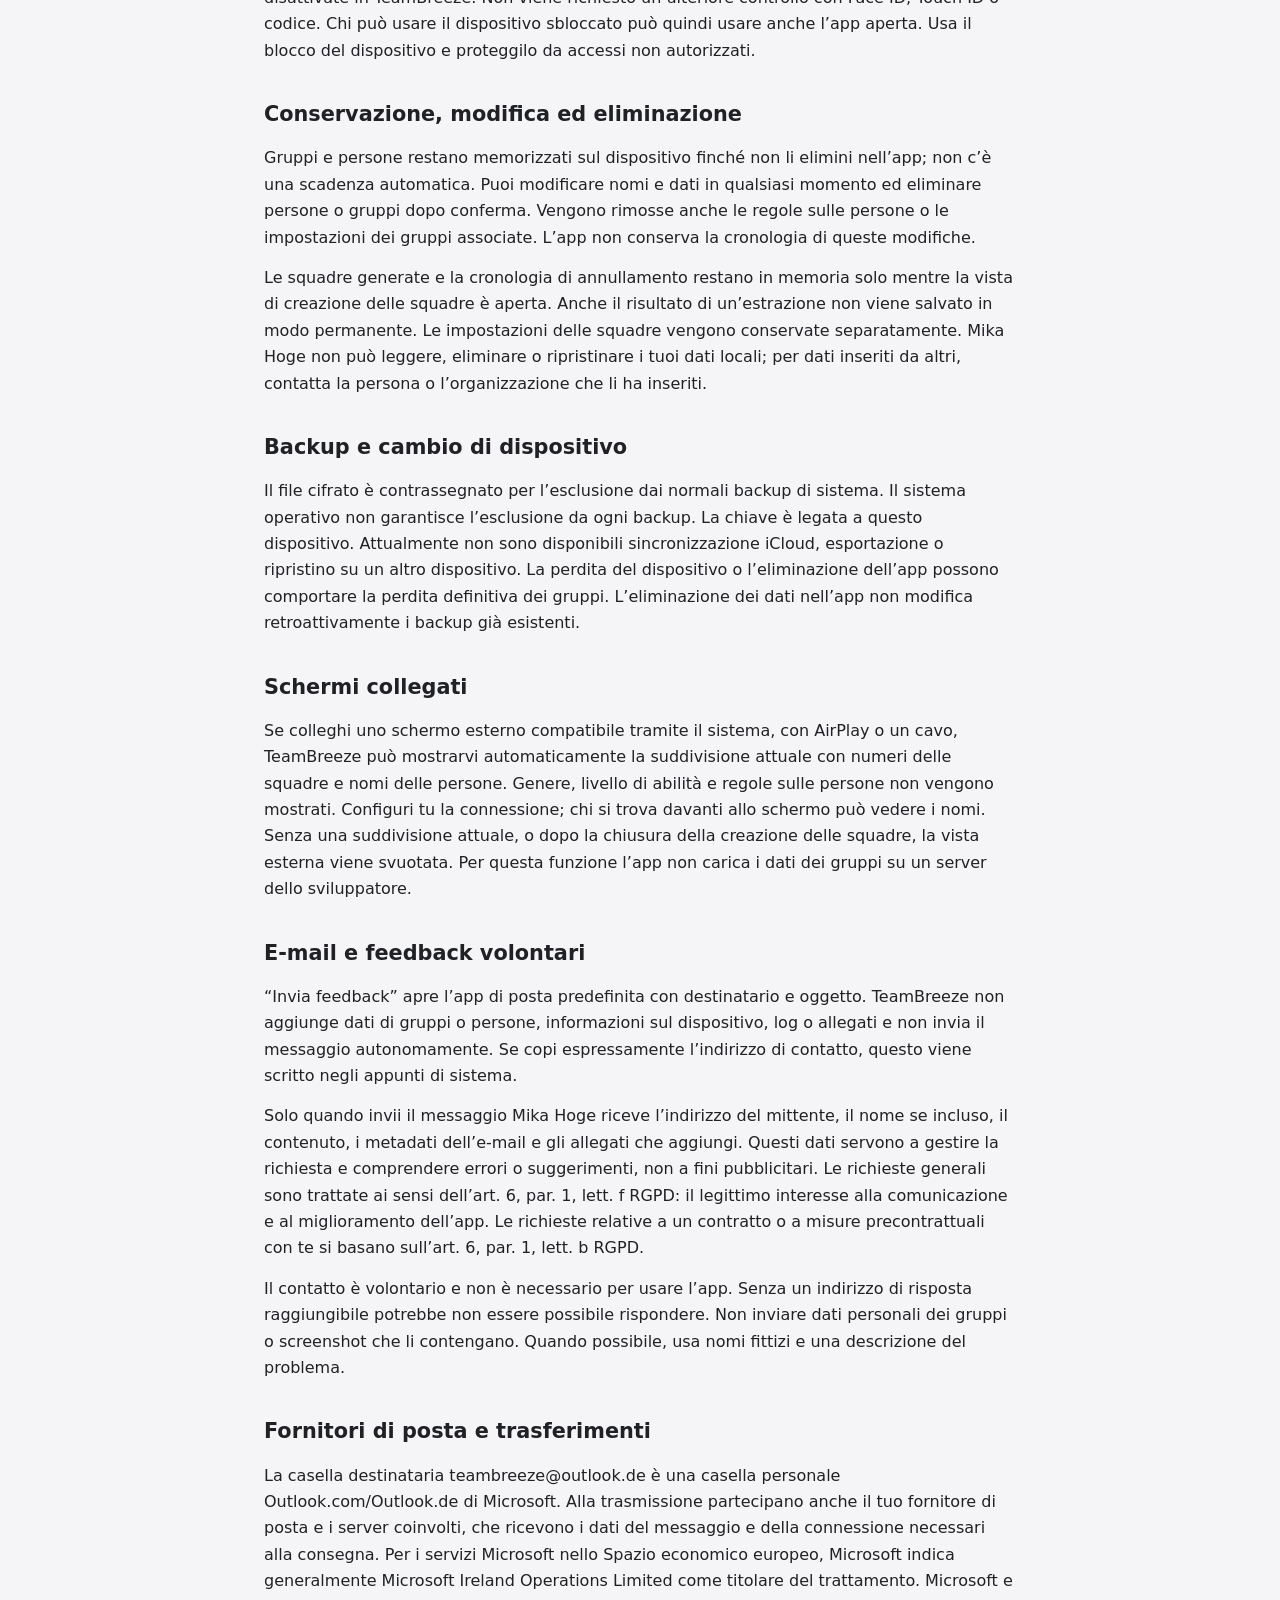
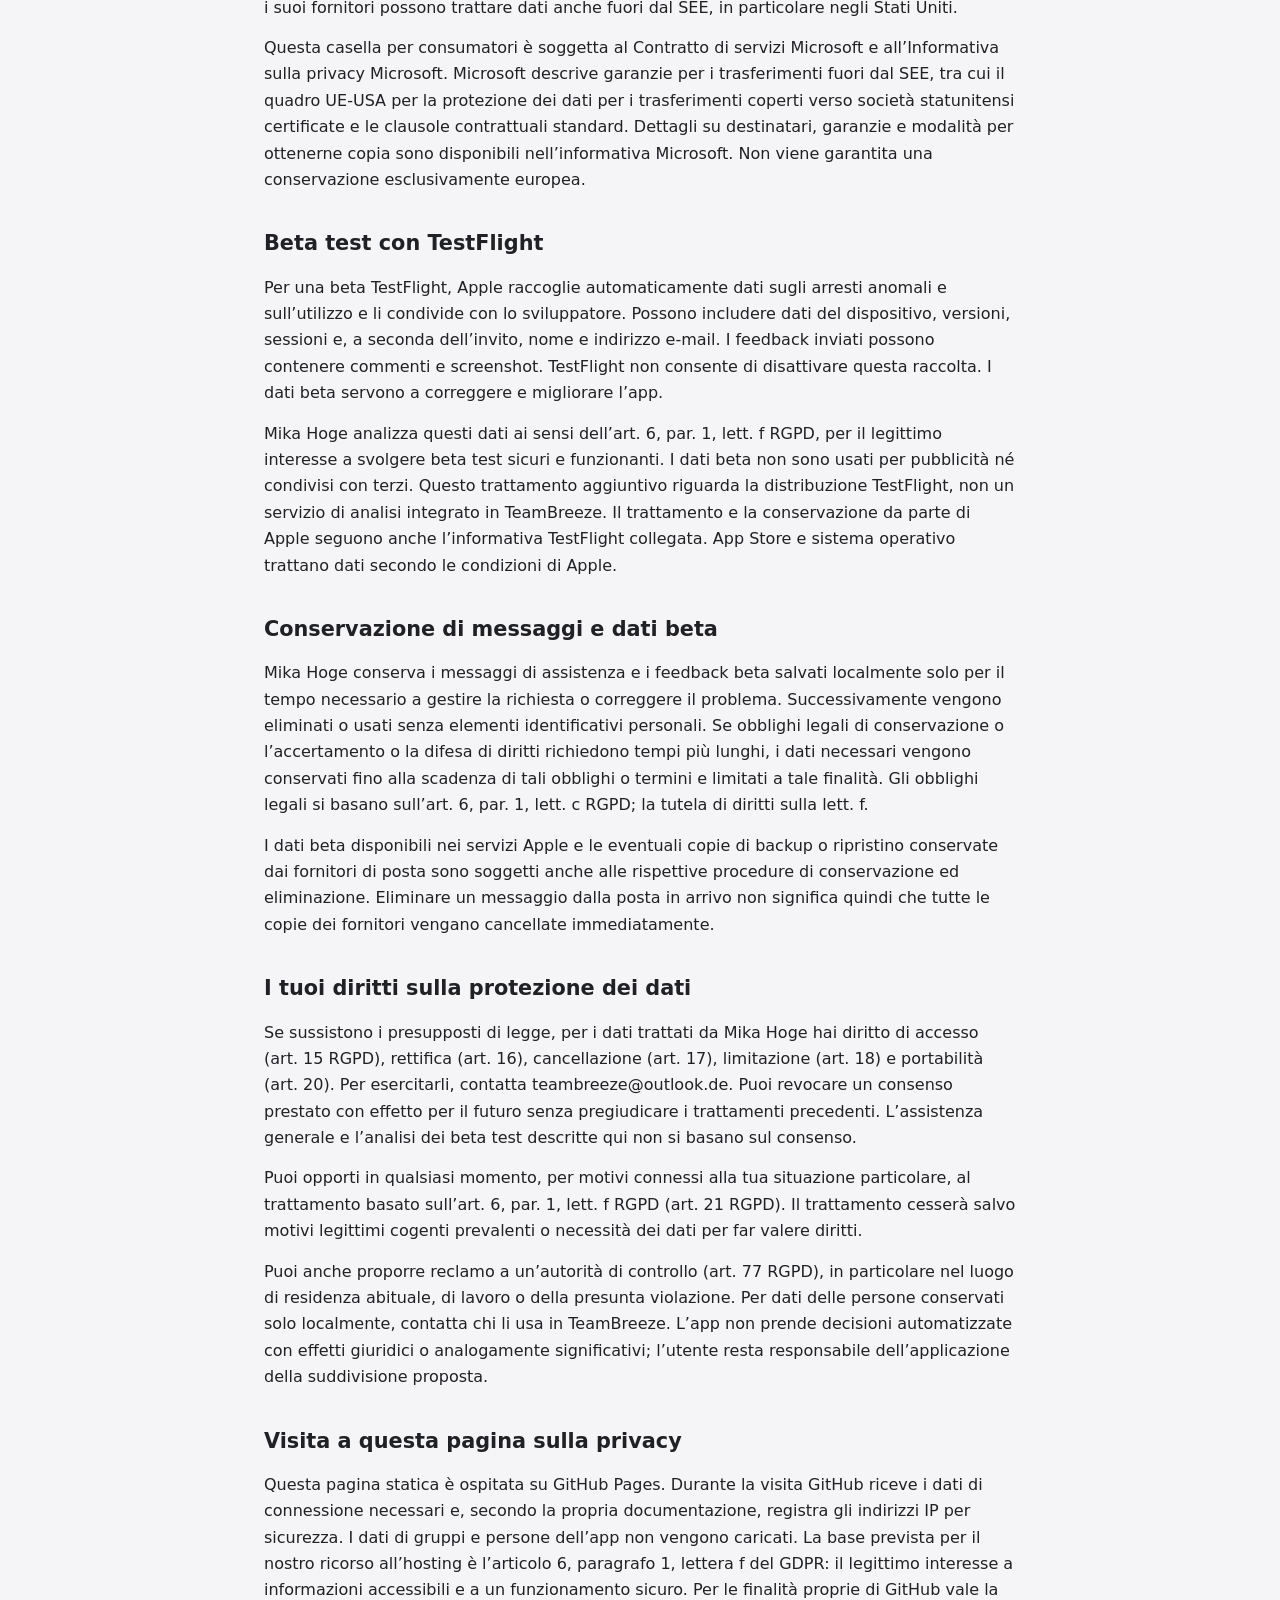
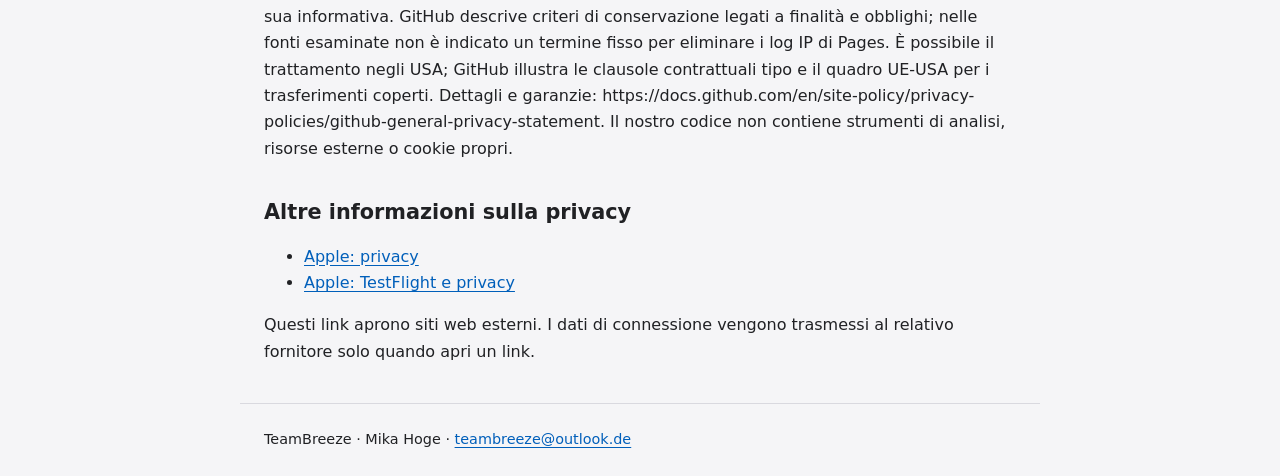
<file: it.html>
<!doctype html>
<html lang="it"><head><meta charset="utf-8"><meta name="viewport" content="width=device-width,initial-scale=1"><meta name="robots" content="noindex,nofollow"><meta name="referrer" content="no-referrer"><title>TeamBreeze – Informativa sulla privacy</title><link rel="stylesheet" href="style.css"><link rel="alternate" hreflang="de" href="de.html"><link rel="alternate" hreflang="en" href="index.html"><link rel="alternate" hreflang="fr" href="fr.html"><link rel="alternate" hreflang="es" href="es.html"><link rel="alternate" hreflang="it" href="it.html"><link rel="alternate" hreflang="pt" href="pt.html"><link rel="alternate" hreflang="nl" href="nl.html"><link rel="alternate" hreflang="pl" href="pl.html"><link rel="alternate" hreflang="sv" href="sv.html"><link rel="alternate" hreflang="da" href="da.html"><link rel="alternate" hreflang="nb" href="nb.html"><link rel="alternate" hreflang="fi" href="fi.html"><link rel="alternate" hreflang="cs" href="cs.html"><link rel="alternate" hreflang="ro" href="ro.html"></head><body><header><span class="brand">TeamBreeze</span><nav aria-label="Language"><a href="index.html" lang="en" hreflang="en">English</a><a href="de.html" lang="de" hreflang="de">Deutsch</a><a href="fr.html" lang="fr" hreflang="fr">Français</a><a href="es.html" lang="es" hreflang="es">Español</a><a href="it.html" lang="it" hreflang="it" aria-current="page">Italiano</a><a href="pt.html" lang="pt" hreflang="pt">Português</a><a href="nl.html" lang="nl" hreflang="nl">Nederlands</a><a href="pl.html" lang="pl" hreflang="pl">Polski</a><a href="sv.html" lang="sv" hreflang="sv">Svenska</a><a href="da.html" lang="da" hreflang="da">Dansk</a><a href="nb.html" lang="nb" hreflang="nb">Norsk bokmål</a><a href="fi.html" lang="fi" hreflang="fi">Suomi</a><a href="cs.html" lang="cs" hreflang="cs">Čeština</a><a href="ro.html" lang="ro" hreflang="ro">Română</a></nav></header><main><h1>Informativa sulla privacy</h1><p class="date">Aggiornamento: 21 ottobre 2026</p><section><h2>Fornitore e contatti</h2><p>Mika Hoge<br><a href="mailto:teambreeze@outlook.de">teambreeze@outlook.de</a></p><p>Mika Hoge è responsabile della gestione delle richieste ricevute e della propria analisi dei feedback della beta. La responsabilità per i dati delle persone inseriti localmente è spiegata nella sezione sull’uso dell’app.</p></section><section><h2>Informazioni su questa informativa</h2><p>Questa informativa riguarda la versione attuale di TeamBreeze per iPhone e iPad. L’app gestisce gruppi e persone, crea squadre ed estrae casualmente persone presenti. I dati dei gruppi vengono elaborati localmente sul dispositivo. I messaggi volontari e i beta test comportano i flussi di dati aggiuntivi descritti di seguito.</p></section><section><h2>Dati memorizzati sul dispositivo</h2><p>Vengono memorizzati nomi e ordine dei gruppi, simboli o emoji e colori dei simboli, nomi delle persone, presenze e identificativi interni delle persone. Puoi aggiungere facoltativamente genere, livello di abilità e regole per tenere le persone insieme o separate. Per ogni gruppo vengono salvate anche le ultime impostazioni delle squadre e la scelta di applicare le regole sulle persone.</p><p>Questi dati servono solo a gestire gruppi e presenze, creare squadre localmente ed estrarre una persona. TeamBreeze non invia i dati dei gruppi memorizzati a Mika Hoge o a un server dell’app. Non ci sono account TeamBreeze, pubblicità, tracciamento o servizi integrati di analisi o segnalazione degli arresti anomali. Mika Hoge non vende i dati e non può accedere da remoto ai tuoi gruppi.</p></section><section><h2>Responsabilità per i dati inseriti</h2><p>Chi usa TeamBreeze con dati di altre persone determina finalità e ambito di tale uso. Quando si applica il RGPD, la persona o l’organizzazione responsabile deve disporre di una base giuridica adeguata, fornire le informazioni richieste e rispettare i diritti degli interessati. Inserisci solo i dati necessari; i nomi possono essere sostituiti da pseudonimi idonei. Il solo trattamento locale non rende lecito qualsiasi utilizzo.</p></section><section><h2>Protezione sul dispositivo</h2><p>I dati dei gruppi vengono cifrati localmente con AES-GCM. La chiave a 256 bit è conservata nel portachiavi legato al dispositivo, è accessibile quando il dispositivo è sbloccato e non viene sincronizzata con iCloud. Il file dei dati usa la protezione completa dei file di iOS. L’app non salva file temporanei non cifrati; durante l’uso i dati necessari vengono decifrati in memoria.</p><p>Quando l’app diventa inattiva, nasconde la propria interfaccia nel selettore delle app e la vista delle squadre sullo schermo esterno. Le estensioni di tastiera di terze parti sono disattivate in TeamBreeze. Non viene richiesto un ulteriore controllo con Face ID, Touch ID o codice. Chi può usare il dispositivo sbloccato può quindi usare anche l’app aperta. Usa il blocco del dispositivo e proteggilo da accessi non autorizzati.</p></section><section><h2>Conservazione, modifica ed eliminazione</h2><p>Gruppi e persone restano memorizzati sul dispositivo finché non li elimini nell’app; non c’è una scadenza automatica. Puoi modificare nomi e dati in qualsiasi momento ed eliminare persone o gruppi dopo conferma. Vengono rimosse anche le regole sulle persone o le impostazioni dei gruppi associate. L’app non conserva la cronologia di queste modifiche.</p><p>Le squadre generate e la cronologia di annullamento restano in memoria solo mentre la vista di creazione delle squadre è aperta. Anche il risultato di un’estrazione non viene salvato in modo permanente. Le impostazioni delle squadre vengono conservate separatamente. Mika Hoge non può leggere, eliminare o ripristinare i tuoi dati locali; per dati inseriti da altri, contatta la persona o l’organizzazione che li ha inseriti.</p></section><section><h2>Backup e cambio di dispositivo</h2><p>Il file cifrato è contrassegnato per l’esclusione dai normali backup di sistema. Il sistema operativo non garantisce l’esclusione da ogni backup. La chiave è legata a questo dispositivo. Attualmente non sono disponibili sincronizzazione iCloud, esportazione o ripristino su un altro dispositivo. La perdita del dispositivo o l’eliminazione dell’app possono comportare la perdita definitiva dei gruppi. L’eliminazione dei dati nell’app non modifica retroattivamente i backup già esistenti.</p></section><section><h2>Schermi collegati</h2><p>Se colleghi uno schermo esterno compatibile tramite il sistema, con AirPlay o un cavo, TeamBreeze può mostrarvi automaticamente la suddivisione attuale con numeri delle squadre e nomi delle persone. Genere, livello di abilità e regole sulle persone non vengono mostrati. Configuri tu la connessione; chi si trova davanti allo schermo può vedere i nomi. Senza una suddivisione attuale, o dopo la chiusura della creazione delle squadre, la vista esterna viene svuotata. Per questa funzione l’app non carica i dati dei gruppi su un server dello sviluppatore.</p></section><section><h2>E-mail e feedback volontari</h2><p>“Invia feedback” apre l’app di posta predefinita con destinatario e oggetto. TeamBreeze non aggiunge dati di gruppi o persone, informazioni sul dispositivo, log o allegati e non invia il messaggio autonomamente. Se copi espressamente l’indirizzo di contatto, questo viene scritto negli appunti di sistema.</p><p>Solo quando invii il messaggio Mika Hoge riceve l’indirizzo del mittente, il nome se incluso, il contenuto, i metadati dell’e-mail e gli allegati che aggiungi. Questi dati servono a gestire la richiesta e comprendere errori o suggerimenti, non a fini pubblicitari. Le richieste generali sono trattate ai sensi dell’art. 6, par. 1, lett. f RGPD: il legittimo interesse alla comunicazione e al miglioramento dell’app. Le richieste relative a un contratto o a misure precontrattuali con te si basano sull’art. 6, par. 1, lett. b RGPD.</p><p>Il contatto è volontario e non è necessario per usare l’app. Senza un indirizzo di risposta raggiungibile potrebbe non essere possibile rispondere. Non inviare dati personali dei gruppi o screenshot che li contengano. Quando possibile, usa nomi fittizi e una descrizione del problema.</p></section><section><h2>Fornitori di posta e trasferimenti</h2><p>La casella destinataria teambreeze@outlook.de è una casella personale Outlook.com/Outlook.de di Microsoft. Alla trasmissione partecipano anche il tuo fornitore di posta e i server coinvolti, che ricevono i dati del messaggio e della connessione necessari alla consegna. Per i servizi Microsoft nello Spazio economico europeo, Microsoft indica generalmente Microsoft Ireland Operations Limited come titolare del trattamento. Microsoft e i suoi fornitori possono trattare dati anche fuori dal SEE, in particolare negli Stati Uniti.</p><p>Questa casella per consumatori è soggetta al Contratto di servizi Microsoft e all’Informativa sulla privacy Microsoft. Microsoft descrive garanzie per i trasferimenti fuori dal SEE, tra cui il quadro UE-USA per la protezione dei dati per i trasferimenti coperti verso società statunitensi certificate e le clausole contrattuali standard. Dettagli su destinatari, garanzie e modalità per ottenerne copia sono disponibili nell’informativa Microsoft. Non viene garantita una conservazione esclusivamente europea.</p></section><section><h2>Beta test con TestFlight</h2><p>Per una beta TestFlight, Apple raccoglie automaticamente dati sugli arresti anomali e sull’utilizzo e li condivide con lo sviluppatore. Possono includere dati del dispositivo, versioni, sessioni e, a seconda dell’invito, nome e indirizzo e-mail. I feedback inviati possono contenere commenti e screenshot. TestFlight non consente di disattivare questa raccolta. I dati beta servono a correggere e migliorare l’app.</p><p>Mika Hoge analizza questi dati ai sensi dell’art. 6, par. 1, lett. f RGPD, per il legittimo interesse a svolgere beta test sicuri e funzionanti. I dati beta non sono usati per pubblicità né condivisi con terzi. Questo trattamento aggiuntivo riguarda la distribuzione TestFlight, non un servizio di analisi integrato in TeamBreeze. Il trattamento e la conservazione da parte di Apple seguono anche l’informativa TestFlight collegata. App Store e sistema operativo trattano dati secondo le condizioni di Apple.</p></section><section><h2>Conservazione di messaggi e dati beta</h2><p>Mika Hoge conserva i messaggi di assistenza e i feedback beta salvati localmente solo per il tempo necessario a gestire la richiesta o correggere il problema. Successivamente vengono eliminati o usati senza elementi identificativi personali. Se obblighi legali di conservazione o l’accertamento o la difesa di diritti richiedono tempi più lunghi, i dati necessari vengono conservati fino alla scadenza di tali obblighi o termini e limitati a tale finalità. Gli obblighi legali si basano sull’art. 6, par. 1, lett. c RGPD; la tutela di diritti sulla lett. f.</p><p>I dati beta disponibili nei servizi Apple e le eventuali copie di backup o ripristino conservate dai fornitori di posta sono soggetti anche alle rispettive procedure di conservazione ed eliminazione. Eliminare un messaggio dalla posta in arrivo non significa quindi che tutte le copie dei fornitori vengano cancellate immediatamente.</p></section><section><h2>I tuoi diritti sulla protezione dei dati</h2><p>Se sussistono i presupposti di legge, per i dati trattati da Mika Hoge hai diritto di accesso (art. 15 RGPD), rettifica (art. 16), cancellazione (art. 17), limitazione (art. 18) e portabilità (art. 20). Per esercitarli, contatta teambreeze@outlook.de. Puoi revocare un consenso prestato con effetto per il futuro senza pregiudicare i trattamenti precedenti. L’assistenza generale e l’analisi dei beta test descritte qui non si basano sul consenso.</p><p>Puoi opporti in qualsiasi momento, per motivi connessi alla tua situazione particolare, al trattamento basato sull’art. 6, par. 1, lett. f RGPD (art. 21 RGPD). Il trattamento cesserà salvo motivi legittimi cogenti prevalenti o necessità dei dati per far valere diritti.</p><p>Puoi anche proporre reclamo a un’autorità di controllo (art. 77 RGPD), in particolare nel luogo di residenza abituale, di lavoro o della presunta violazione. Per dati delle persone conservati solo localmente, contatta chi li usa in TeamBreeze. L’app non prende decisioni automatizzate con effetti giuridici o analogamente significativi; l’utente resta responsabile dell’applicazione della suddivisione proposta.</p></section><section><h2>Visita a questa pagina sulla privacy</h2><p>Questa pagina statica è ospitata su GitHub Pages. Durante la visita GitHub riceve i dati di connessione necessari e, secondo la propria documentazione, registra gli indirizzi IP per sicurezza. I dati di gruppi e persone dell’app non vengono caricati. La base prevista per il nostro ricorso all’hosting è l’articolo 6, paragrafo 1, lettera f del GDPR: il legittimo interesse a informazioni accessibili e a un funzionamento sicuro. Per le finalità proprie di GitHub vale la sua informativa. GitHub descrive criteri di conservazione legati a finalità e obblighi; nelle fonti esaminate non è indicato un termine fisso per eliminare i log IP di Pages. È possibile il trattamento negli USA; GitHub illustra le clausole contrattuali tipo e il quadro UE-USA per i trasferimenti coperti. Dettagli e garanzie: https://docs.github.com/en/site-policy/privacy-policies/github-general-privacy-statement. Il nostro codice non contiene strumenti di analisi, risorse esterne o cookie propri.</p></section><section><h2>Altre informazioni sulla privacy</h2><ul><li><a href="https://www.apple.com/legal/privacy/" rel="noreferrer">Apple: privacy</a></li><li><a href="https://www.apple.com/legal/privacy/data/en/test-flight/" rel="noreferrer">Apple: TestFlight e privacy</a></li></ul><p>Questi link aprono siti web esterni. I dati di connessione vengono trasmessi al relativo fornitore solo quando apri un link.</p></section></main><footer>TeamBreeze · Mika Hoge · <a href="mailto:teambreeze@outlook.de">teambreeze@outlook.de</a></footer></body></html>
</file>
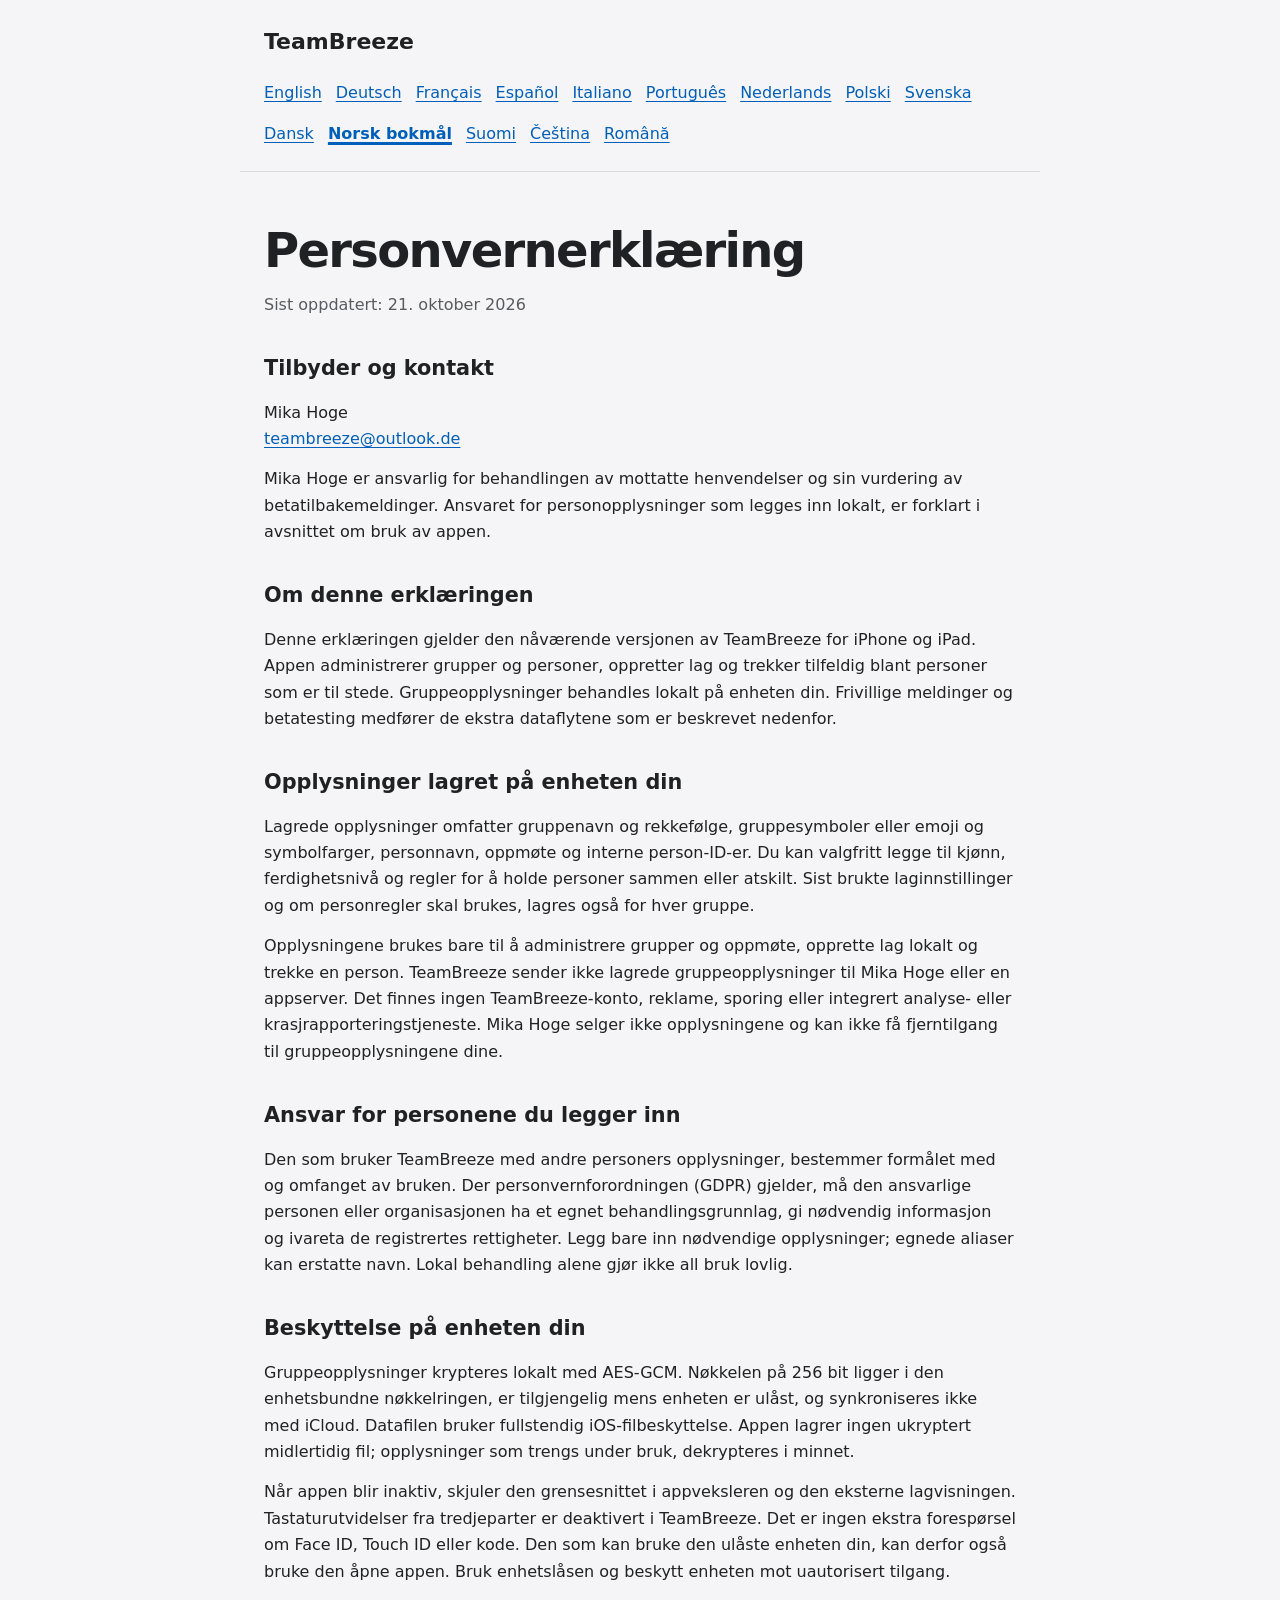
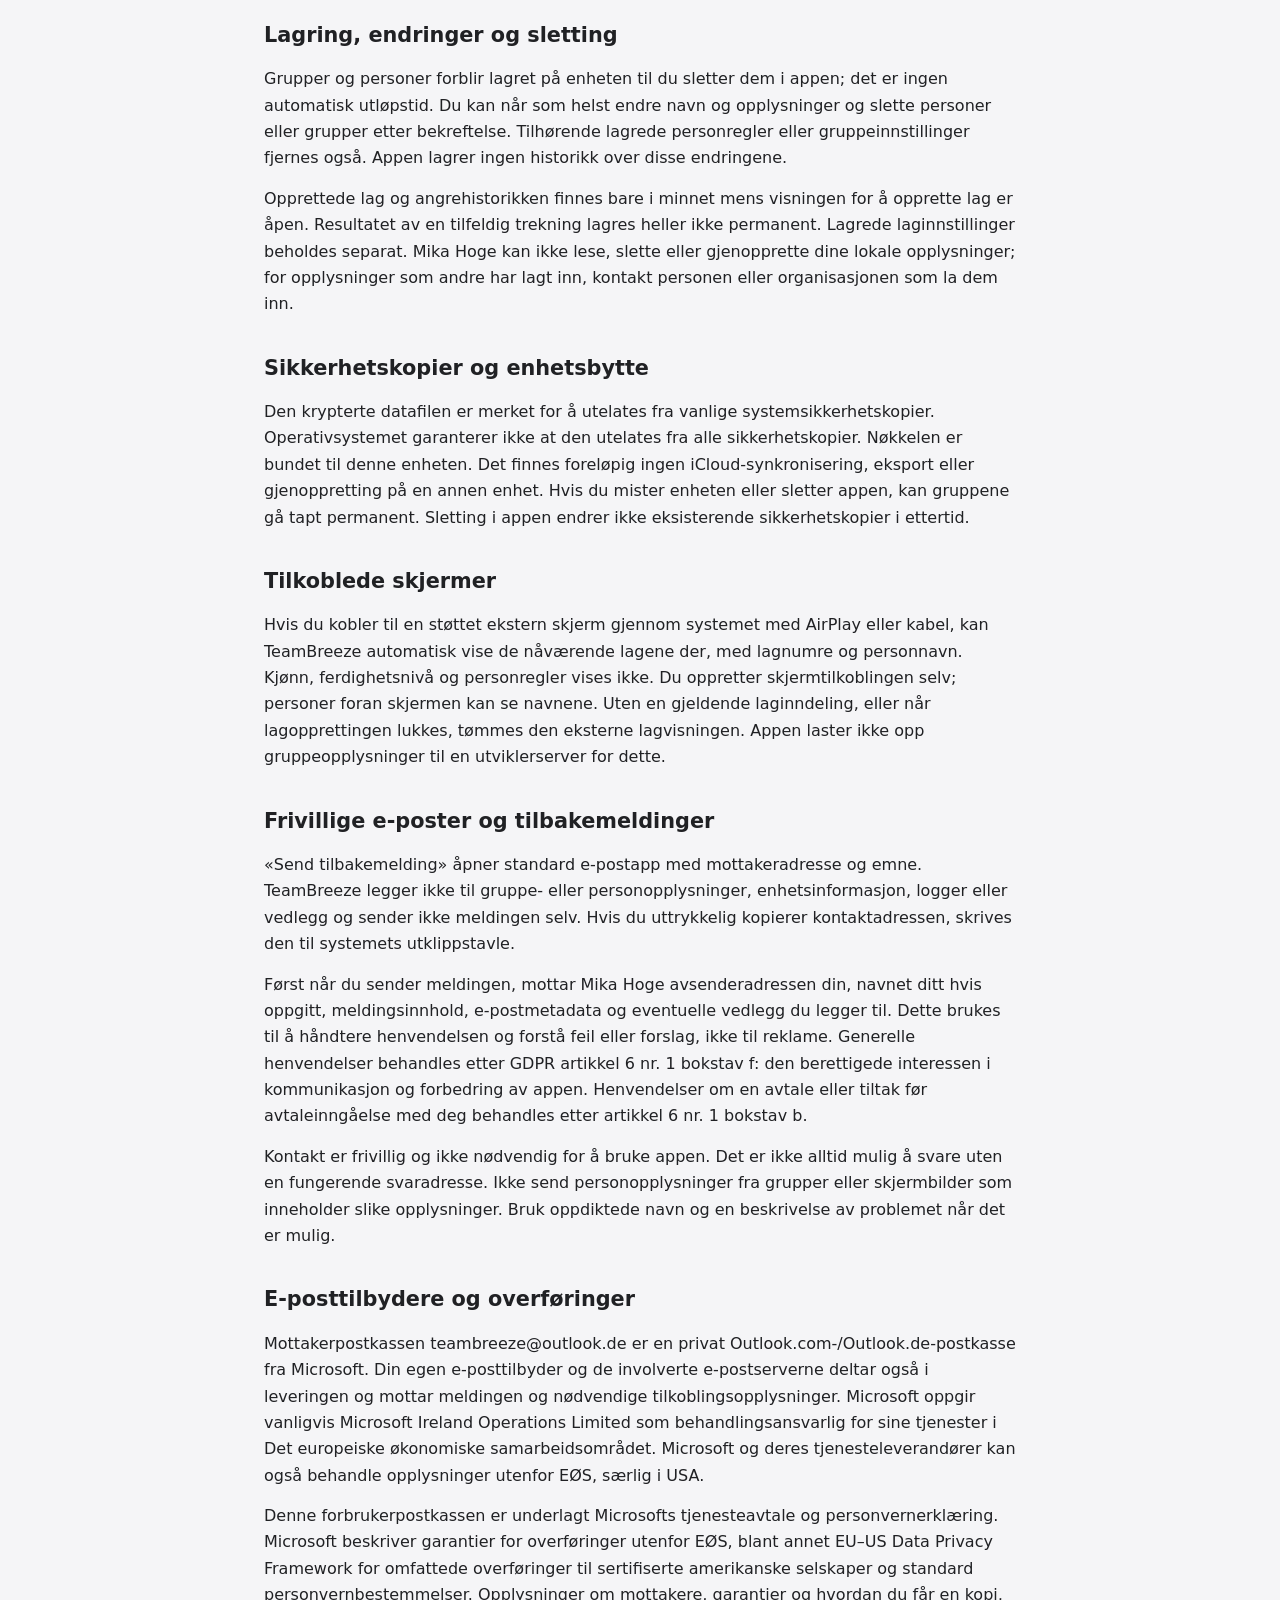
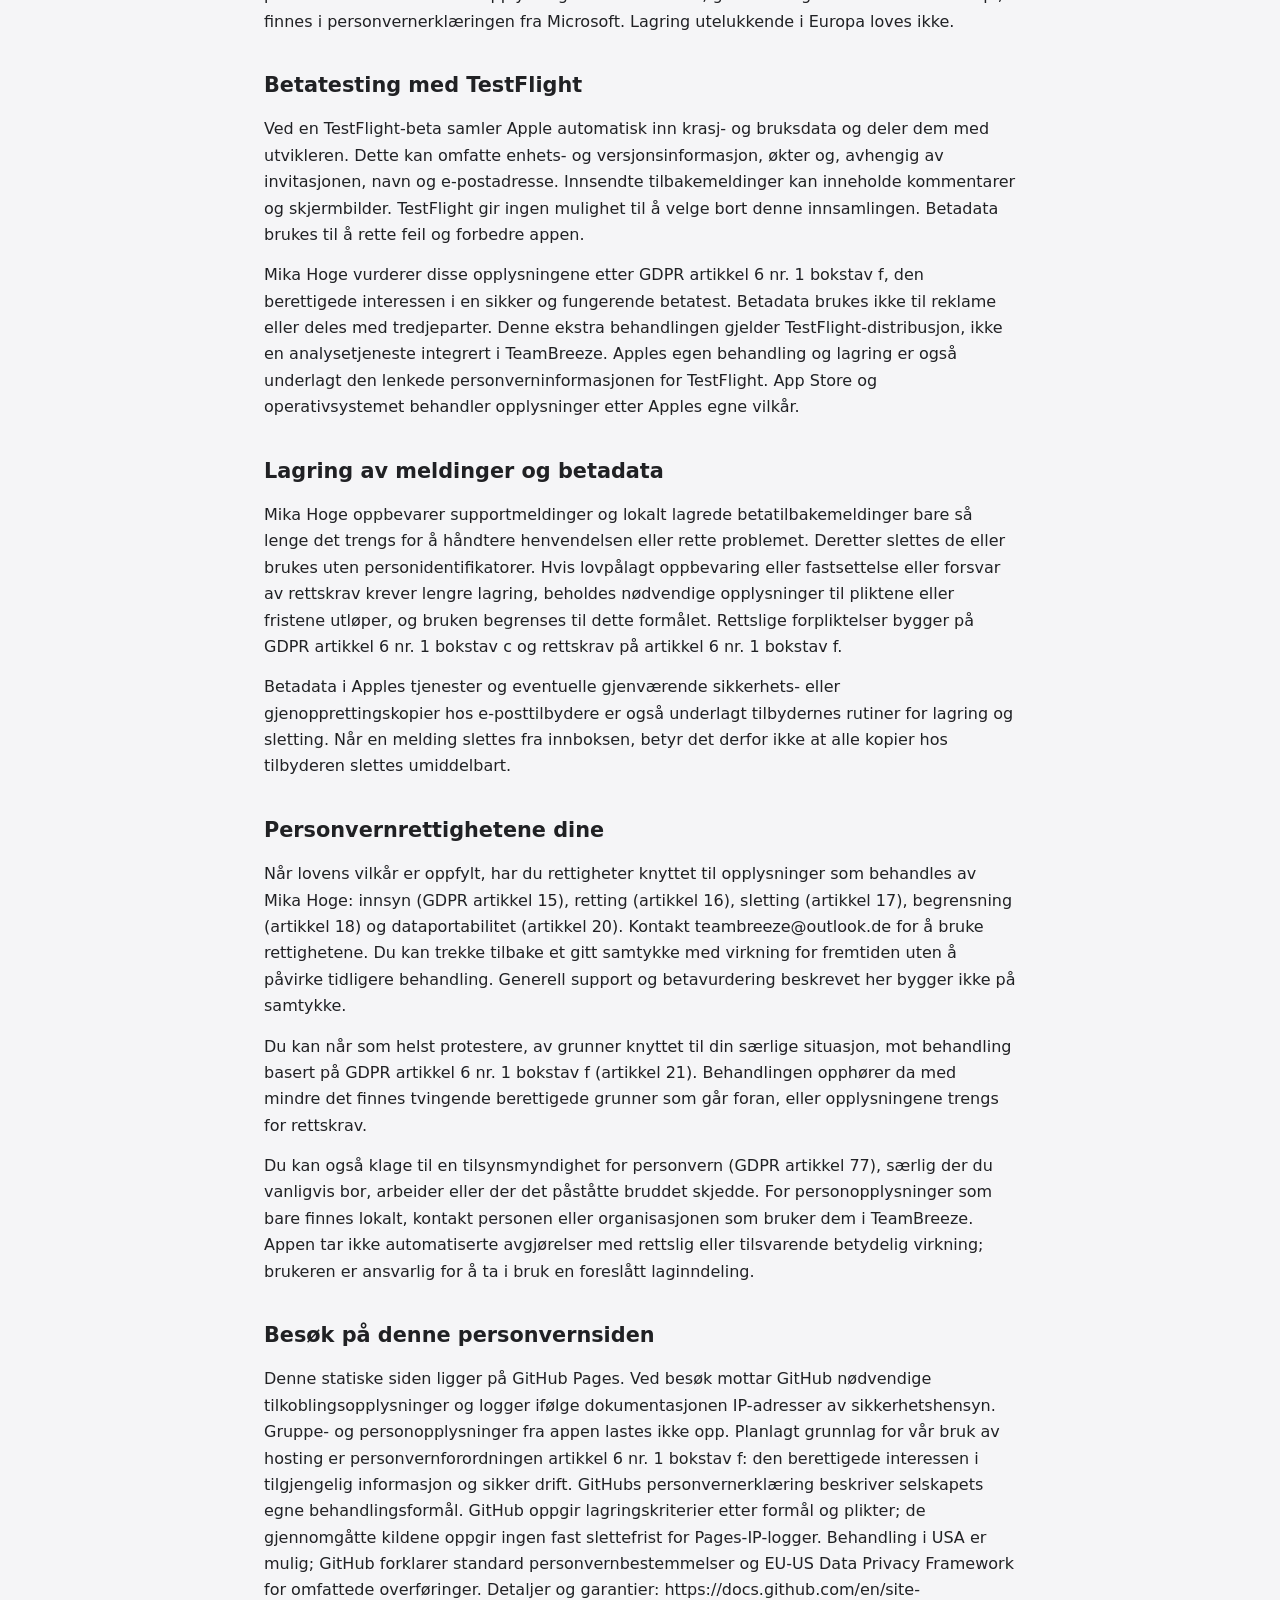
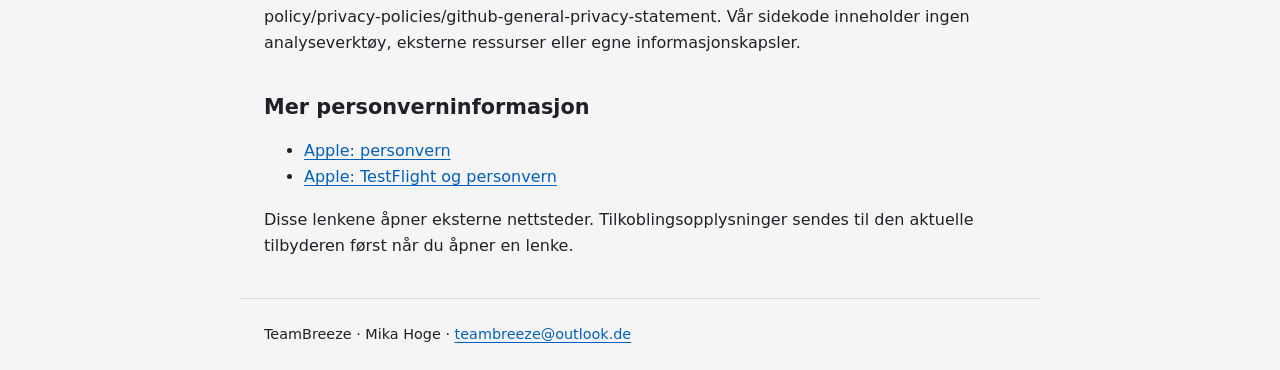
<file: nb.html>
<!doctype html>
<html lang="nb"><head><meta charset="utf-8"><meta name="viewport" content="width=device-width,initial-scale=1"><meta name="robots" content="noindex,nofollow"><meta name="referrer" content="no-referrer"><title>TeamBreeze – Personvernerklæring</title><link rel="stylesheet" href="style.css"><link rel="alternate" hreflang="de" href="de.html"><link rel="alternate" hreflang="en" href="index.html"><link rel="alternate" hreflang="fr" href="fr.html"><link rel="alternate" hreflang="es" href="es.html"><link rel="alternate" hreflang="it" href="it.html"><link rel="alternate" hreflang="pt" href="pt.html"><link rel="alternate" hreflang="nl" href="nl.html"><link rel="alternate" hreflang="pl" href="pl.html"><link rel="alternate" hreflang="sv" href="sv.html"><link rel="alternate" hreflang="da" href="da.html"><link rel="alternate" hreflang="nb" href="nb.html"><link rel="alternate" hreflang="fi" href="fi.html"><link rel="alternate" hreflang="cs" href="cs.html"><link rel="alternate" hreflang="ro" href="ro.html"></head><body><header><span class="brand">TeamBreeze</span><nav aria-label="Language"><a href="index.html" lang="en" hreflang="en">English</a><a href="de.html" lang="de" hreflang="de">Deutsch</a><a href="fr.html" lang="fr" hreflang="fr">Français</a><a href="es.html" lang="es" hreflang="es">Español</a><a href="it.html" lang="it" hreflang="it">Italiano</a><a href="pt.html" lang="pt" hreflang="pt">Português</a><a href="nl.html" lang="nl" hreflang="nl">Nederlands</a><a href="pl.html" lang="pl" hreflang="pl">Polski</a><a href="sv.html" lang="sv" hreflang="sv">Svenska</a><a href="da.html" lang="da" hreflang="da">Dansk</a><a href="nb.html" lang="nb" hreflang="nb" aria-current="page">Norsk bokmål</a><a href="fi.html" lang="fi" hreflang="fi">Suomi</a><a href="cs.html" lang="cs" hreflang="cs">Čeština</a><a href="ro.html" lang="ro" hreflang="ro">Română</a></nav></header><main><h1>Personvernerklæring</h1><p class="date">Sist oppdatert: 21. oktober 2026</p><section><h2>Tilbyder og kontakt</h2><p>Mika Hoge<br><a href="mailto:teambreeze@outlook.de">teambreeze@outlook.de</a></p><p>Mika Hoge er ansvarlig for behandlingen av mottatte henvendelser og sin vurdering av betatilbakemeldinger. Ansvaret for personopplysninger som legges inn lokalt, er forklart i avsnittet om bruk av appen.</p></section><section><h2>Om denne erklæringen</h2><p>Denne erklæringen gjelder den nåværende versjonen av TeamBreeze for iPhone og iPad. Appen administrerer grupper og personer, oppretter lag og trekker tilfeldig blant personer som er til stede. Gruppeopplysninger behandles lokalt på enheten din. Frivillige meldinger og betatesting medfører de ekstra dataflytene som er beskrevet nedenfor.</p></section><section><h2>Opplysninger lagret på enheten din</h2><p>Lagrede opplysninger omfatter gruppenavn og rekkefølge, gruppesymboler eller emoji og symbolfarger, personnavn, oppmøte og interne person-ID-er. Du kan valgfritt legge til kjønn, ferdighetsnivå og regler for å holde personer sammen eller atskilt. Sist brukte laginnstillinger og om personregler skal brukes, lagres også for hver gruppe.</p><p>Opplysningene brukes bare til å administrere grupper og oppmøte, opprette lag lokalt og trekke en person. TeamBreeze sender ikke lagrede gruppeopplysninger til Mika Hoge eller en appserver. Det finnes ingen TeamBreeze-konto, reklame, sporing eller integrert analyse- eller krasjrapporteringstjeneste. Mika Hoge selger ikke opplysningene og kan ikke få fjerntilgang til gruppeopplysningene dine.</p></section><section><h2>Ansvar for personene du legger inn</h2><p>Den som bruker TeamBreeze med andre personers opplysninger, bestemmer formålet med og omfanget av bruken. Der personvernforordningen (GDPR) gjelder, må den ansvarlige personen eller organisasjonen ha et egnet behandlingsgrunnlag, gi nødvendig informasjon og ivareta de registrertes rettigheter. Legg bare inn nødvendige opplysninger; egnede aliaser kan erstatte navn. Lokal behandling alene gjør ikke all bruk lovlig.</p></section><section><h2>Beskyttelse på enheten din</h2><p>Gruppeopplysninger krypteres lokalt med AES-GCM. Nøkkelen på 256 bit ligger i den enhetsbundne nøkkelringen, er tilgjengelig mens enheten er ulåst, og synkroniseres ikke med iCloud. Datafilen bruker fullstendig iOS-filbeskyttelse. Appen lagrer ingen ukryptert midlertidig fil; opplysninger som trengs under bruk, dekrypteres i minnet.</p><p>Når appen blir inaktiv, skjuler den grensesnittet i appveksleren og den eksterne lagvisningen. Tastaturutvidelser fra tredjeparter er deaktivert i TeamBreeze. Det er ingen ekstra forespørsel om Face ID, Touch ID eller kode. Den som kan bruke den ulåste enheten din, kan derfor også bruke den åpne appen. Bruk enhetslåsen og beskytt enheten mot uautorisert tilgang.</p></section><section><h2>Lagring, endringer og sletting</h2><p>Grupper og personer forblir lagret på enheten til du sletter dem i appen; det er ingen automatisk utløpstid. Du kan når som helst endre navn og opplysninger og slette personer eller grupper etter bekreftelse. Tilhørende lagrede personregler eller gruppeinnstillinger fjernes også. Appen lagrer ingen historikk over disse endringene.</p><p>Opprettede lag og angrehistorikken finnes bare i minnet mens visningen for å opprette lag er åpen. Resultatet av en tilfeldig trekning lagres heller ikke permanent. Lagrede laginnstillinger beholdes separat. Mika Hoge kan ikke lese, slette eller gjenopprette dine lokale opplysninger; for opplysninger som andre har lagt inn, kontakt personen eller organisasjonen som la dem inn.</p></section><section><h2>Sikkerhetskopier og enhetsbytte</h2><p>Den krypterte datafilen er merket for å utelates fra vanlige systemsikkerhetskopier. Operativsystemet garanterer ikke at den utelates fra alle sikkerhetskopier. Nøkkelen er bundet til denne enheten. Det finnes foreløpig ingen iCloud-synkronisering, eksport eller gjenoppretting på en annen enhet. Hvis du mister enheten eller sletter appen, kan gruppene gå tapt permanent. Sletting i appen endrer ikke eksisterende sikkerhetskopier i ettertid.</p></section><section><h2>Tilkoblede skjermer</h2><p>Hvis du kobler til en støttet ekstern skjerm gjennom systemet med AirPlay eller kabel, kan TeamBreeze automatisk vise de nåværende lagene der, med lagnumre og personnavn. Kjønn, ferdighetsnivå og personregler vises ikke. Du oppretter skjermtilkoblingen selv; personer foran skjermen kan se navnene. Uten en gjeldende laginndeling, eller når lagopprettingen lukkes, tømmes den eksterne lagvisningen. Appen laster ikke opp gruppeopplysninger til en utviklerserver for dette.</p></section><section><h2>Frivillige e-poster og tilbakemeldinger</h2><p>«Send tilbakemelding» åpner standard e-postapp med mottakeradresse og emne. TeamBreeze legger ikke til gruppe- eller personopplysninger, enhetsinformasjon, logger eller vedlegg og sender ikke meldingen selv. Hvis du uttrykkelig kopierer kontaktadressen, skrives den til systemets utklippstavle.</p><p>Først når du sender meldingen, mottar Mika Hoge avsenderadressen din, navnet ditt hvis oppgitt, meldingsinnhold, e-postmetadata og eventuelle vedlegg du legger til. Dette brukes til å håndtere henvendelsen og forstå feil eller forslag, ikke til reklame. Generelle henvendelser behandles etter GDPR artikkel 6 nr. 1 bokstav f: den berettigede interessen i kommunikasjon og forbedring av appen. Henvendelser om en avtale eller tiltak før avtaleinngåelse med deg behandles etter artikkel 6 nr. 1 bokstav b.</p><p>Kontakt er frivillig og ikke nødvendig for å bruke appen. Det er ikke alltid mulig å svare uten en fungerende svaradresse. Ikke send personopplysninger fra grupper eller skjermbilder som inneholder slike opplysninger. Bruk oppdiktede navn og en beskrivelse av problemet når det er mulig.</p></section><section><h2>E-posttilbydere og overføringer</h2><p>Mottakerpostkassen teambreeze@outlook.de er en privat Outlook.com-/Outlook.de-postkasse fra Microsoft. Din egen e-posttilbyder og de involverte e-postserverne deltar også i leveringen og mottar meldingen og nødvendige tilkoblingsopplysninger. Microsoft oppgir vanligvis Microsoft Ireland Operations Limited som behandlingsansvarlig for sine tjenester i Det europeiske økonomiske samarbeidsområdet. Microsoft og deres tjenesteleverandører kan også behandle opplysninger utenfor EØS, særlig i USA.</p><p>Denne forbrukerpostkassen er underlagt Microsofts tjenesteavtale og personvernerklæring. Microsoft beskriver garantier for overføringer utenfor EØS, blant annet EU–US Data Privacy Framework for omfattede overføringer til sertifiserte amerikanske selskaper og standard personvernbestemmelser. Opplysninger om mottakere, garantier og hvordan du får en kopi, finnes i personvernerklæringen fra Microsoft. Lagring utelukkende i Europa loves ikke.</p></section><section><h2>Betatesting med TestFlight</h2><p>Ved en TestFlight-beta samler Apple automatisk inn krasj- og bruksdata og deler dem med utvikleren. Dette kan omfatte enhets- og versjonsinformasjon, økter og, avhengig av invitasjonen, navn og e-postadresse. Innsendte tilbakemeldinger kan inneholde kommentarer og skjermbilder. TestFlight gir ingen mulighet til å velge bort denne innsamlingen. Betadata brukes til å rette feil og forbedre appen.</p><p>Mika Hoge vurderer disse opplysningene etter GDPR artikkel 6 nr. 1 bokstav f, den berettigede interessen i en sikker og fungerende betatest. Betadata brukes ikke til reklame eller deles med tredjeparter. Denne ekstra behandlingen gjelder TestFlight-distribusjon, ikke en analysetjeneste integrert i TeamBreeze. Apples egen behandling og lagring er også underlagt den lenkede personverninformasjonen for TestFlight. App Store og operativsystemet behandler opplysninger etter Apples egne vilkår.</p></section><section><h2>Lagring av meldinger og betadata</h2><p>Mika Hoge oppbevarer supportmeldinger og lokalt lagrede betatilbakemeldinger bare så lenge det trengs for å håndtere henvendelsen eller rette problemet. Deretter slettes de eller brukes uten personidentifikatorer. Hvis lovpålagt oppbevaring eller fastsettelse eller forsvar av rettskrav krever lengre lagring, beholdes nødvendige opplysninger til pliktene eller fristene utløper, og bruken begrenses til dette formålet. Rettslige forpliktelser bygger på GDPR artikkel 6 nr. 1 bokstav c og rettskrav på artikkel 6 nr. 1 bokstav f.</p><p>Betadata i Apples tjenester og eventuelle gjenværende sikkerhets- eller gjenopprettingskopier hos e-posttilbydere er også underlagt tilbydernes rutiner for lagring og sletting. Når en melding slettes fra innboksen, betyr det derfor ikke at alle kopier hos tilbyderen slettes umiddelbart.</p></section><section><h2>Personvernrettighetene dine</h2><p>Når lovens vilkår er oppfylt, har du rettigheter knyttet til opplysninger som behandles av Mika Hoge: innsyn (GDPR artikkel 15), retting (artikkel 16), sletting (artikkel 17), begrensning (artikkel 18) og dataportabilitet (artikkel 20). Kontakt teambreeze@outlook.de for å bruke rettighetene. Du kan trekke tilbake et gitt samtykke med virkning for fremtiden uten å påvirke tidligere behandling. Generell support og betavurdering beskrevet her bygger ikke på samtykke.</p><p>Du kan når som helst protestere, av grunner knyttet til din særlige situasjon, mot behandling basert på GDPR artikkel 6 nr. 1 bokstav f (artikkel 21). Behandlingen opphører da med mindre det finnes tvingende berettigede grunner som går foran, eller opplysningene trengs for rettskrav.</p><p>Du kan også klage til en tilsynsmyndighet for personvern (GDPR artikkel 77), særlig der du vanligvis bor, arbeider eller der det påståtte bruddet skjedde. For personopplysninger som bare finnes lokalt, kontakt personen eller organisasjonen som bruker dem i TeamBreeze. Appen tar ikke automatiserte avgjørelser med rettslig eller tilsvarende betydelig virkning; brukeren er ansvarlig for å ta i bruk en foreslått laginndeling.</p></section><section><h2>Besøk på denne personvernsiden</h2><p>Denne statiske siden ligger på GitHub Pages. Ved besøk mottar GitHub nødvendige tilkoblingsopplysninger og logger ifølge dokumentasjonen IP-adresser av sikkerhetshensyn. Gruppe- og personopplysninger fra appen lastes ikke opp. Planlagt grunnlag for vår bruk av hosting er personvernforordningen artikkel 6 nr. 1 bokstav f: den berettigede interessen i tilgjengelig informasjon og sikker drift. GitHubs personvernerklæring beskriver selskapets egne behandlingsformål. GitHub oppgir lagringskriterier etter formål og plikter; de gjennomgåtte kildene oppgir ingen fast slettefrist for Pages-IP-logger. Behandling i USA er mulig; GitHub forklarer standard personvernbestemmelser og EU-US Data Privacy Framework for omfattede overføringer. Detaljer og garantier: https://docs.github.com/en/site-policy/privacy-policies/github-general-privacy-statement. Vår sidekode inneholder ingen analyseverktøy, eksterne ressurser eller egne informasjonskapsler.</p></section><section><h2>Mer personverninformasjon</h2><ul><li><a href="https://www.apple.com/legal/privacy/" rel="noreferrer">Apple: personvern</a></li><li><a href="https://www.apple.com/legal/privacy/data/en/test-flight/" rel="noreferrer">Apple: TestFlight og personvern</a></li></ul><p>Disse lenkene åpner eksterne nettsteder. Tilkoblingsopplysninger sendes til den aktuelle tilbyderen først når du åpner en lenke.</p></section></main><footer>TeamBreeze · Mika Hoge · <a href="mailto:teambreeze@outlook.de">teambreeze@outlook.de</a></footer></body></html>
</file>
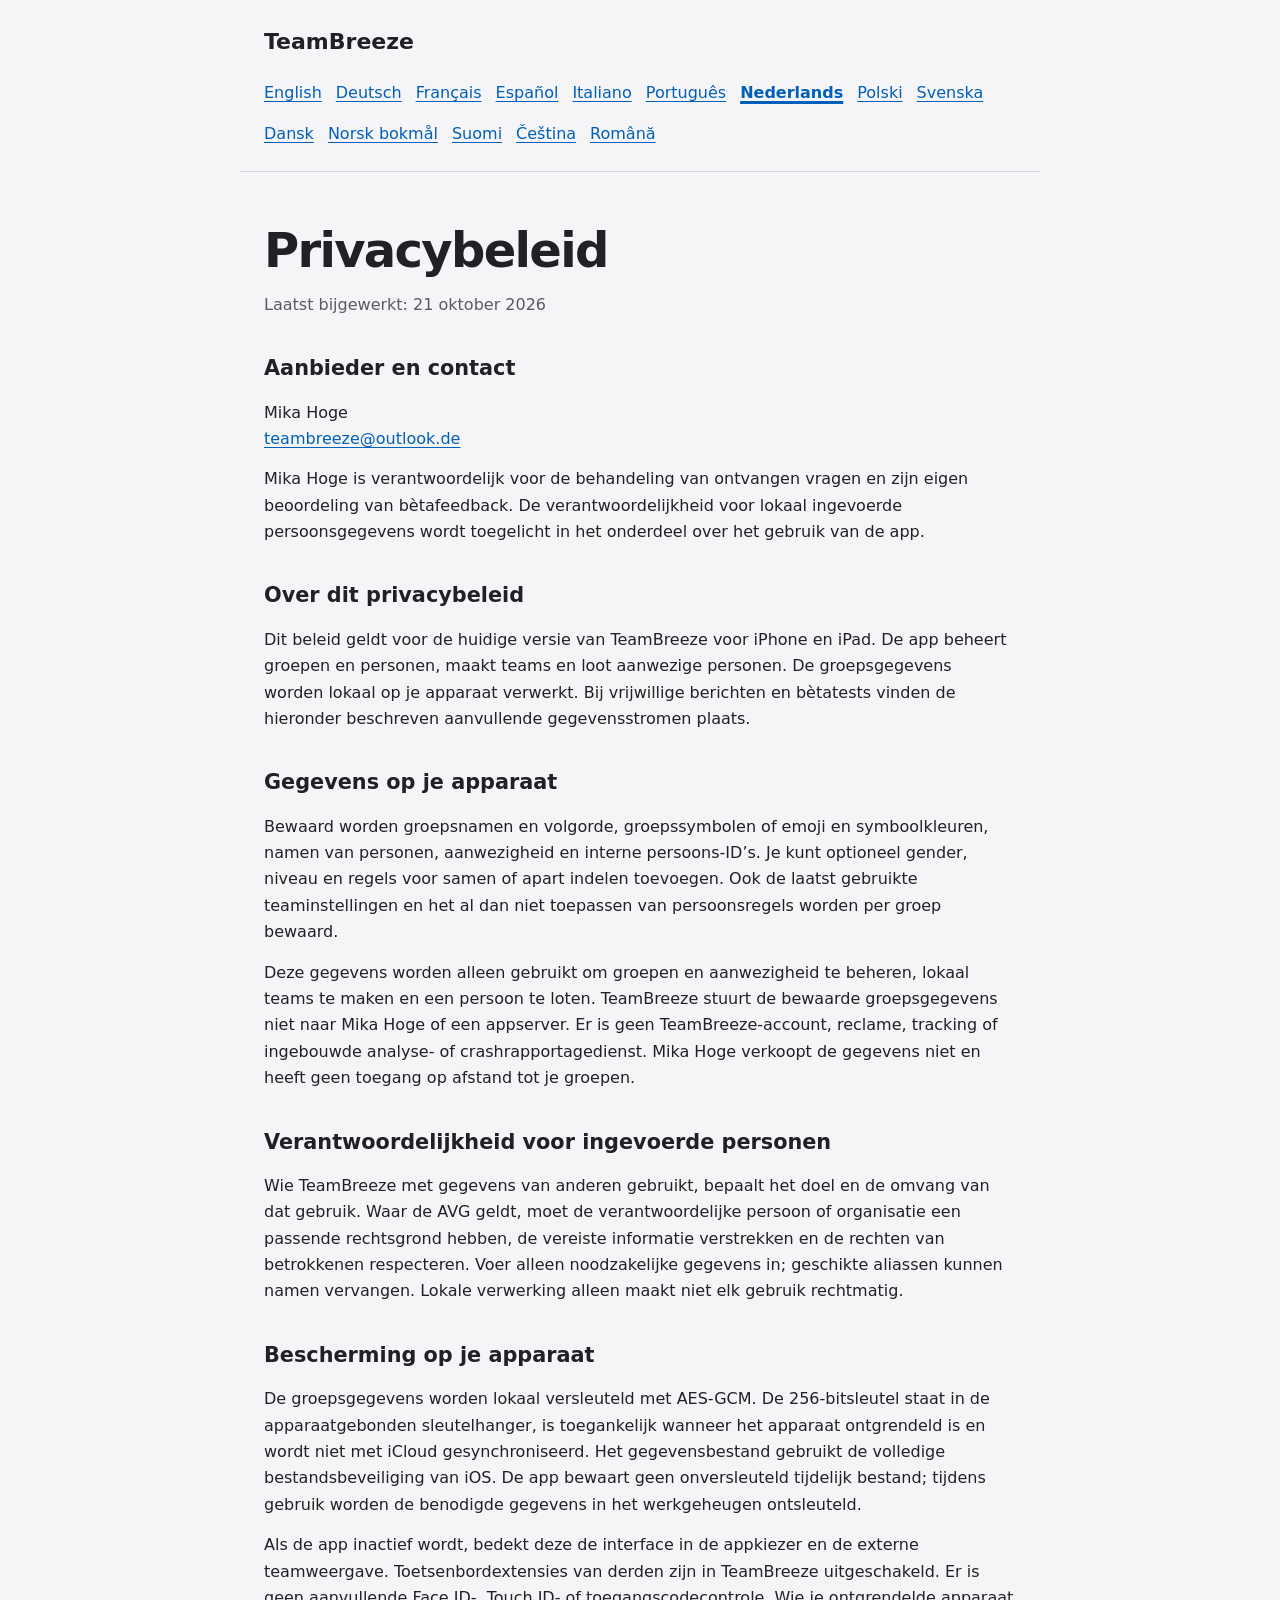
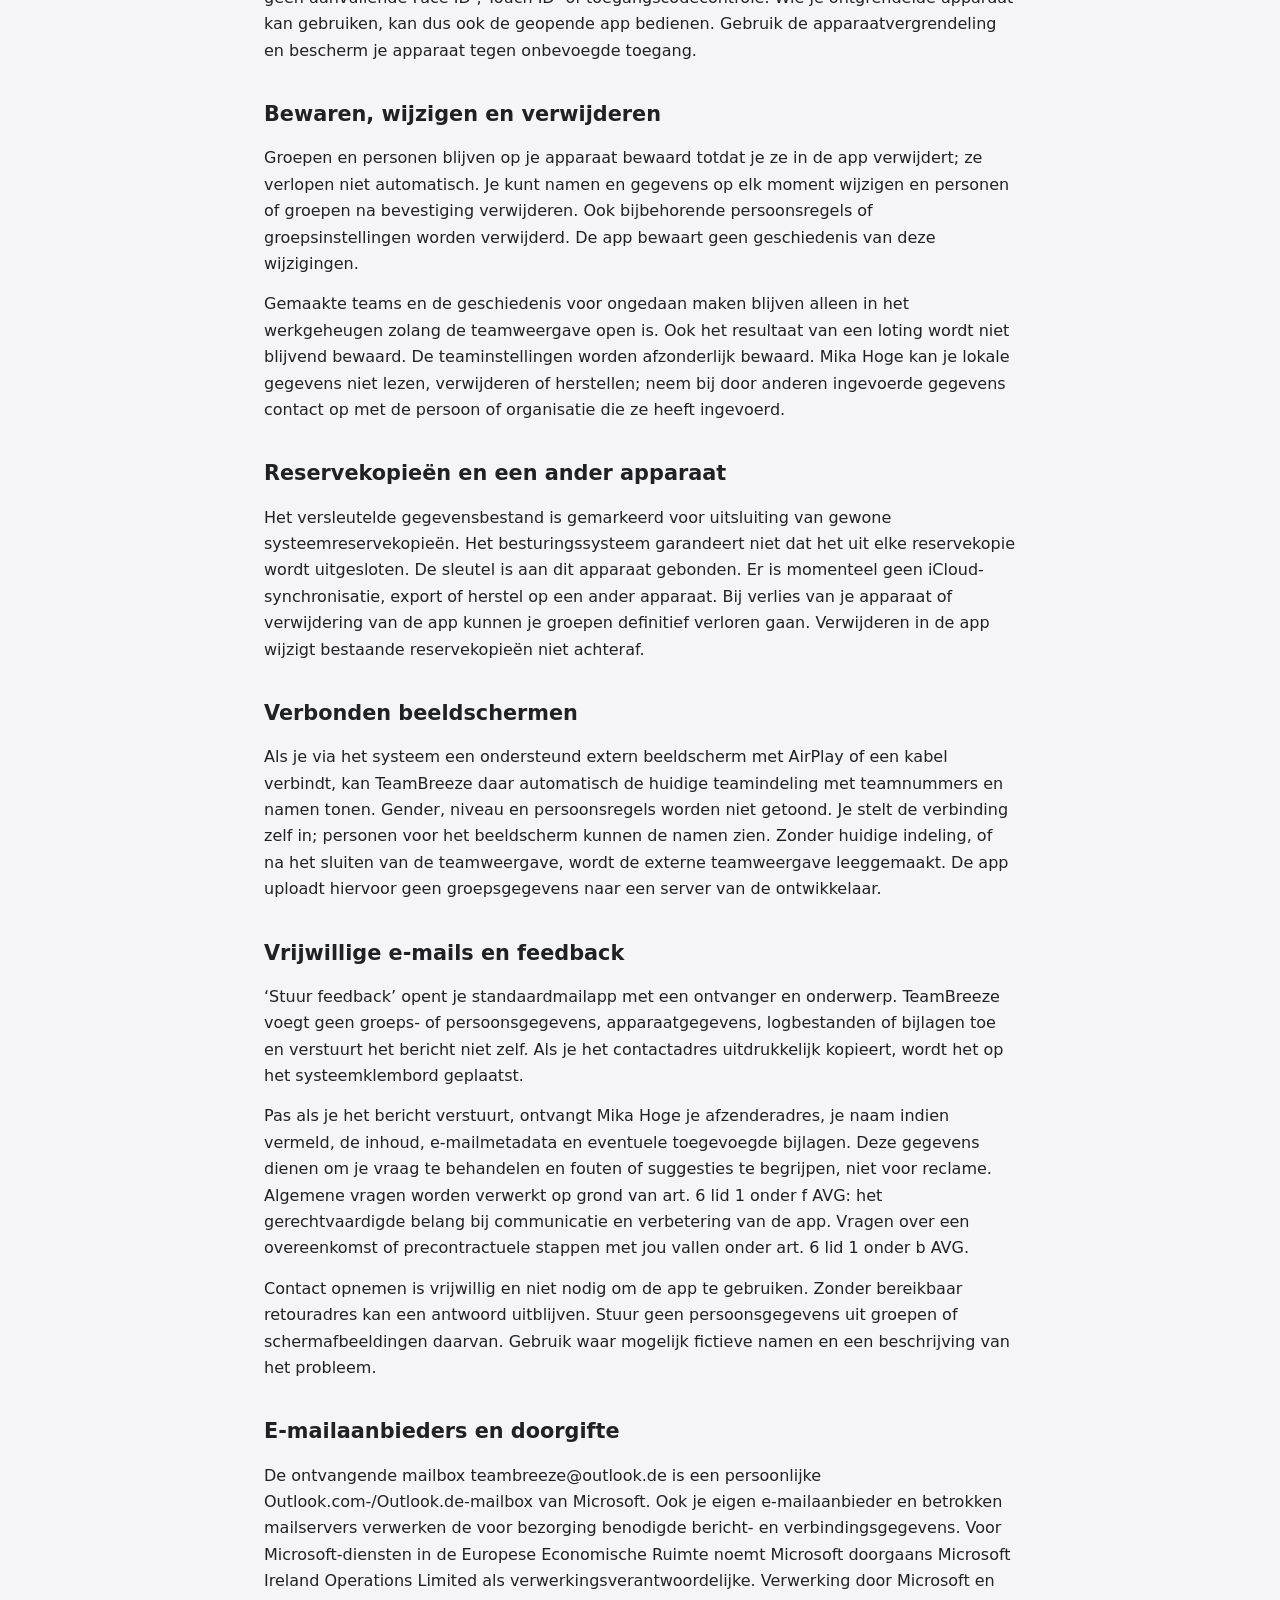
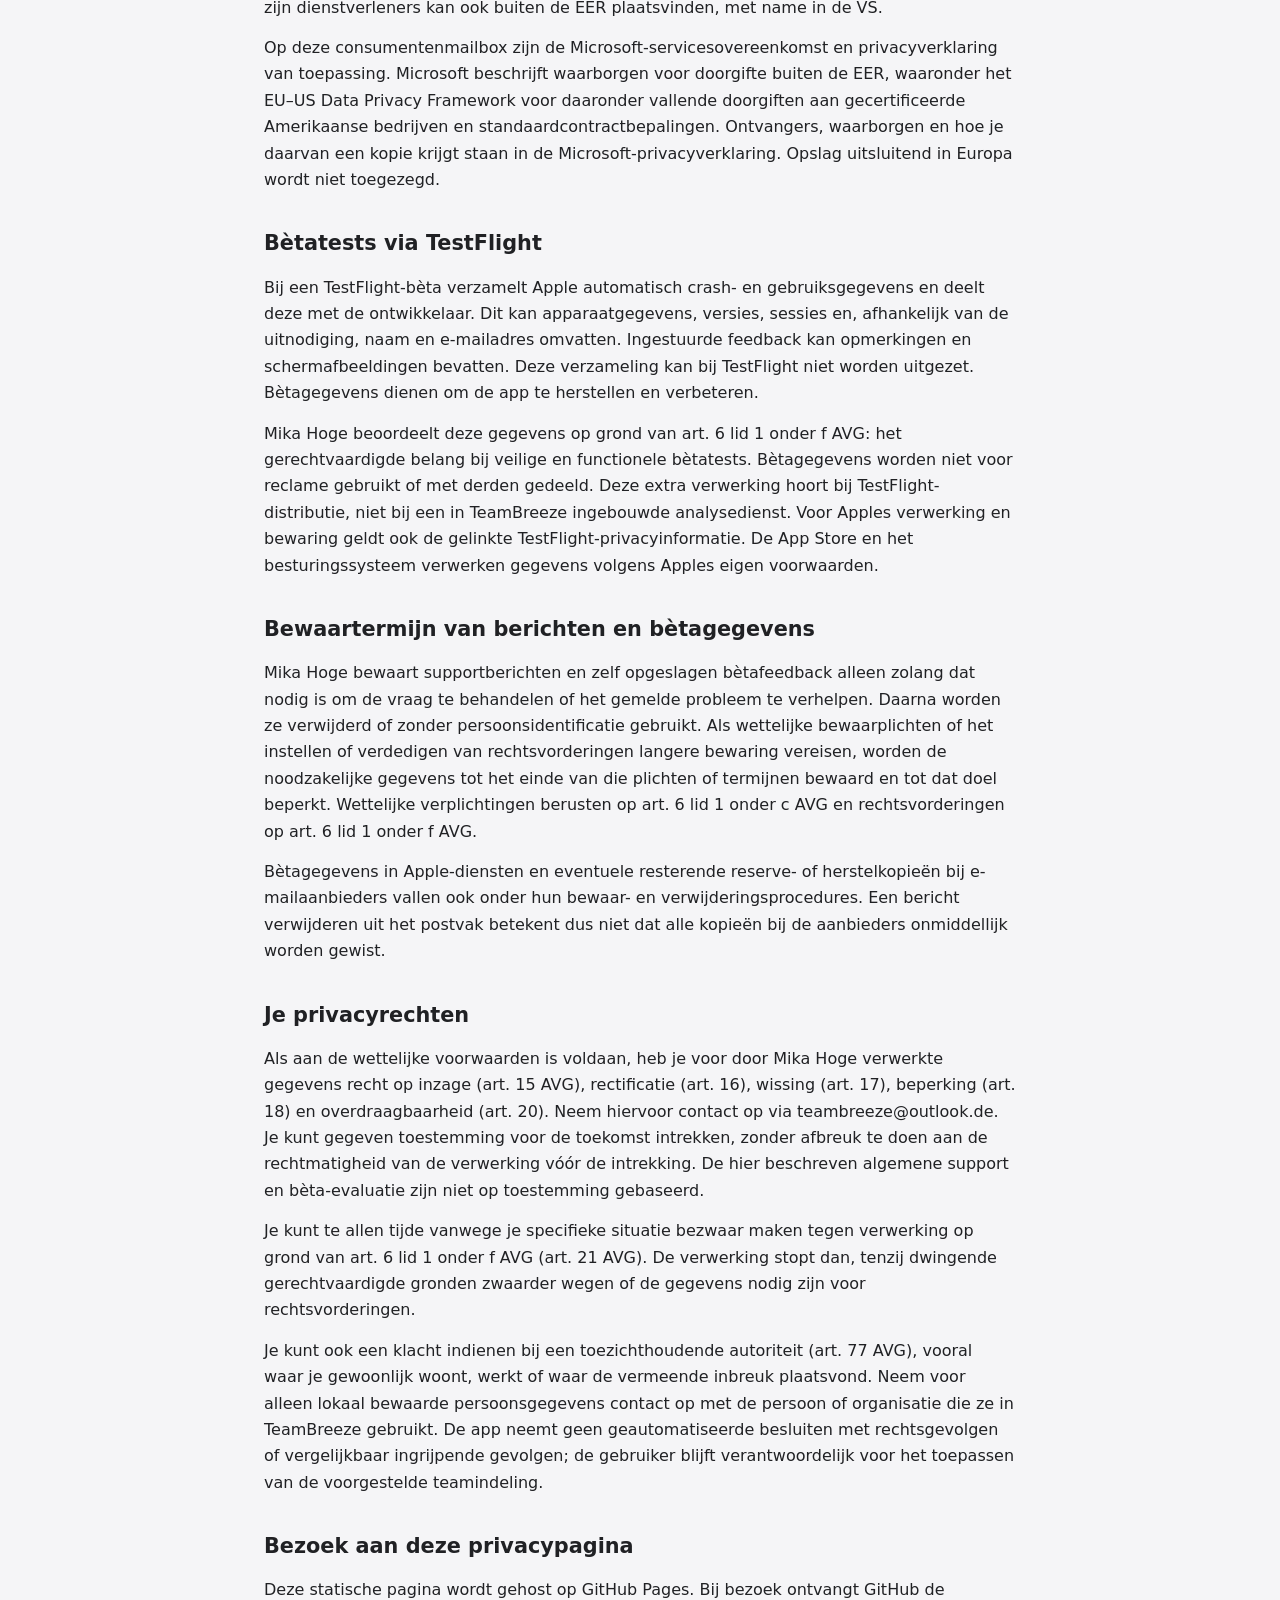
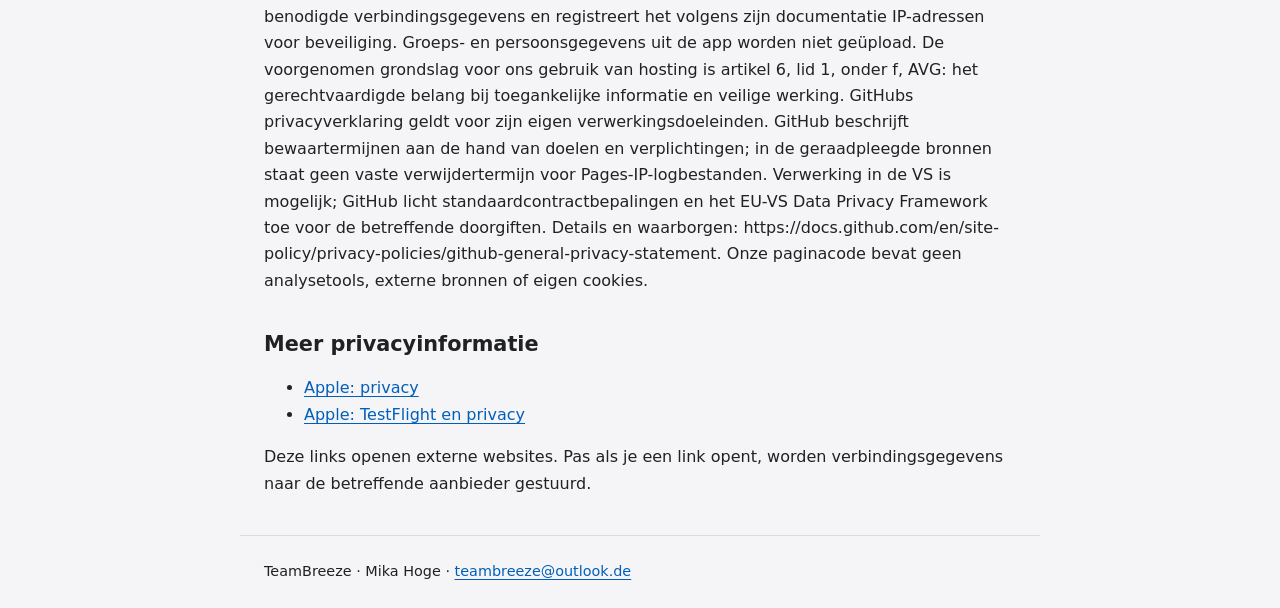
<file: nl.html>
<!doctype html>
<html lang="nl"><head><meta charset="utf-8"><meta name="viewport" content="width=device-width,initial-scale=1"><meta name="robots" content="noindex,nofollow"><meta name="referrer" content="no-referrer"><title>TeamBreeze – Privacybeleid</title><link rel="stylesheet" href="style.css"><link rel="alternate" hreflang="de" href="de.html"><link rel="alternate" hreflang="en" href="index.html"><link rel="alternate" hreflang="fr" href="fr.html"><link rel="alternate" hreflang="es" href="es.html"><link rel="alternate" hreflang="it" href="it.html"><link rel="alternate" hreflang="pt" href="pt.html"><link rel="alternate" hreflang="nl" href="nl.html"><link rel="alternate" hreflang="pl" href="pl.html"><link rel="alternate" hreflang="sv" href="sv.html"><link rel="alternate" hreflang="da" href="da.html"><link rel="alternate" hreflang="nb" href="nb.html"><link rel="alternate" hreflang="fi" href="fi.html"><link rel="alternate" hreflang="cs" href="cs.html"><link rel="alternate" hreflang="ro" href="ro.html"></head><body><header><span class="brand">TeamBreeze</span><nav aria-label="Language"><a href="index.html" lang="en" hreflang="en">English</a><a href="de.html" lang="de" hreflang="de">Deutsch</a><a href="fr.html" lang="fr" hreflang="fr">Français</a><a href="es.html" lang="es" hreflang="es">Español</a><a href="it.html" lang="it" hreflang="it">Italiano</a><a href="pt.html" lang="pt" hreflang="pt">Português</a><a href="nl.html" lang="nl" hreflang="nl" aria-current="page">Nederlands</a><a href="pl.html" lang="pl" hreflang="pl">Polski</a><a href="sv.html" lang="sv" hreflang="sv">Svenska</a><a href="da.html" lang="da" hreflang="da">Dansk</a><a href="nb.html" lang="nb" hreflang="nb">Norsk bokmål</a><a href="fi.html" lang="fi" hreflang="fi">Suomi</a><a href="cs.html" lang="cs" hreflang="cs">Čeština</a><a href="ro.html" lang="ro" hreflang="ro">Română</a></nav></header><main><h1>Privacybeleid</h1><p class="date">Laatst bijgewerkt: 21 oktober 2026</p><section><h2>Aanbieder en contact</h2><p>Mika Hoge<br><a href="mailto:teambreeze@outlook.de">teambreeze@outlook.de</a></p><p>Mika Hoge is verantwoordelijk voor de behandeling van ontvangen vragen en zijn eigen beoordeling van bètafeedback. De verantwoordelijkheid voor lokaal ingevoerde persoonsgegevens wordt toegelicht in het onderdeel over het gebruik van de app.</p></section><section><h2>Over dit privacybeleid</h2><p>Dit beleid geldt voor de huidige versie van TeamBreeze voor iPhone en iPad. De app beheert groepen en personen, maakt teams en loot aanwezige personen. De groepsgegevens worden lokaal op je apparaat verwerkt. Bij vrijwillige berichten en bètatests vinden de hieronder beschreven aanvullende gegevensstromen plaats.</p></section><section><h2>Gegevens op je apparaat</h2><p>Bewaard worden groepsnamen en volgorde, groepssymbolen of emoji en symboolkleuren, namen van personen, aanwezigheid en interne persoons-ID’s. Je kunt optioneel gender, niveau en regels voor samen of apart indelen toevoegen. Ook de laatst gebruikte teaminstellingen en het al dan niet toepassen van persoonsregels worden per groep bewaard.</p><p>Deze gegevens worden alleen gebruikt om groepen en aanwezigheid te beheren, lokaal teams te maken en een persoon te loten. TeamBreeze stuurt de bewaarde groepsgegevens niet naar Mika Hoge of een appserver. Er is geen TeamBreeze-account, reclame, tracking of ingebouwde analyse- of crashrapportagedienst. Mika Hoge verkoopt de gegevens niet en heeft geen toegang op afstand tot je groepen.</p></section><section><h2>Verantwoordelijkheid voor ingevoerde personen</h2><p>Wie TeamBreeze met gegevens van anderen gebruikt, bepaalt het doel en de omvang van dat gebruik. Waar de AVG geldt, moet de verantwoordelijke persoon of organisatie een passende rechtsgrond hebben, de vereiste informatie verstrekken en de rechten van betrokkenen respecteren. Voer alleen noodzakelijke gegevens in; geschikte aliassen kunnen namen vervangen. Lokale verwerking alleen maakt niet elk gebruik rechtmatig.</p></section><section><h2>Bescherming op je apparaat</h2><p>De groepsgegevens worden lokaal versleuteld met AES-GCM. De 256-bitsleutel staat in de apparaatgebonden sleutelhanger, is toegankelijk wanneer het apparaat ontgrendeld is en wordt niet met iCloud gesynchroniseerd. Het gegevensbestand gebruikt de volledige bestandsbeveiliging van iOS. De app bewaart geen onversleuteld tijdelijk bestand; tijdens gebruik worden de benodigde gegevens in het werkgeheugen ontsleuteld.</p><p>Als de app inactief wordt, bedekt deze de interface in de appkiezer en de externe teamweergave. Toetsenbordextensies van derden zijn in TeamBreeze uitgeschakeld. Er is geen aanvullende Face ID-, Touch ID- of toegangscodecontrole. Wie je ontgrendelde apparaat kan gebruiken, kan dus ook de geopende app bedienen. Gebruik de apparaatvergrendeling en bescherm je apparaat tegen onbevoegde toegang.</p></section><section><h2>Bewaren, wijzigen en verwijderen</h2><p>Groepen en personen blijven op je apparaat bewaard totdat je ze in de app verwijdert; ze verlopen niet automatisch. Je kunt namen en gegevens op elk moment wijzigen en personen of groepen na bevestiging verwijderen. Ook bijbehorende persoonsregels of groepsinstellingen worden verwijderd. De app bewaart geen geschiedenis van deze wijzigingen.</p><p>Gemaakte teams en de geschiedenis voor ongedaan maken blijven alleen in het werkgeheugen zolang de teamweergave open is. Ook het resultaat van een loting wordt niet blijvend bewaard. De teaminstellingen worden afzonderlijk bewaard. Mika Hoge kan je lokale gegevens niet lezen, verwijderen of herstellen; neem bij door anderen ingevoerde gegevens contact op met de persoon of organisatie die ze heeft ingevoerd.</p></section><section><h2>Reservekopieën en een ander apparaat</h2><p>Het versleutelde gegevensbestand is gemarkeerd voor uitsluiting van gewone systeemreservekopieën. Het besturingssysteem garandeert niet dat het uit elke reservekopie wordt uitgesloten. De sleutel is aan dit apparaat gebonden. Er is momenteel geen iCloud-synchronisatie, export of herstel op een ander apparaat. Bij verlies van je apparaat of verwijdering van de app kunnen je groepen definitief verloren gaan. Verwijderen in de app wijzigt bestaande reservekopieën niet achteraf.</p></section><section><h2>Verbonden beeldschermen</h2><p>Als je via het systeem een ondersteund extern beeldscherm met AirPlay of een kabel verbindt, kan TeamBreeze daar automatisch de huidige teamindeling met teamnummers en namen tonen. Gender, niveau en persoonsregels worden niet getoond. Je stelt de verbinding zelf in; personen voor het beeldscherm kunnen de namen zien. Zonder huidige indeling, of na het sluiten van de teamweergave, wordt de externe teamweergave leeggemaakt. De app uploadt hiervoor geen groepsgegevens naar een server van de ontwikkelaar.</p></section><section><h2>Vrijwillige e-mails en feedback</h2><p>‘Stuur feedback’ opent je standaardmailapp met een ontvanger en onderwerp. TeamBreeze voegt geen groeps- of persoonsgegevens, apparaatgegevens, logbestanden of bijlagen toe en verstuurt het bericht niet zelf. Als je het contactadres uitdrukkelijk kopieert, wordt het op het systeemklembord geplaatst.</p><p>Pas als je het bericht verstuurt, ontvangt Mika Hoge je afzenderadres, je naam indien vermeld, de inhoud, e-mailmetadata en eventuele toegevoegde bijlagen. Deze gegevens dienen om je vraag te behandelen en fouten of suggesties te begrijpen, niet voor reclame. Algemene vragen worden verwerkt op grond van art. 6 lid 1 onder f AVG: het gerechtvaardigde belang bij communicatie en verbetering van de app. Vragen over een overeenkomst of precontractuele stappen met jou vallen onder art. 6 lid 1 onder b AVG.</p><p>Contact opnemen is vrijwillig en niet nodig om de app te gebruiken. Zonder bereikbaar retouradres kan een antwoord uitblijven. Stuur geen persoonsgegevens uit groepen of schermafbeeldingen daarvan. Gebruik waar mogelijk fictieve namen en een beschrijving van het probleem.</p></section><section><h2>E-mailaanbieders en doorgifte</h2><p>De ontvangende mailbox teambreeze@outlook.de is een persoonlijke Outlook.com-/Outlook.de-mailbox van Microsoft. Ook je eigen e-mailaanbieder en betrokken mailservers verwerken de voor bezorging benodigde bericht- en verbindingsgegevens. Voor Microsoft-diensten in de Europese Economische Ruimte noemt Microsoft doorgaans Microsoft Ireland Operations Limited als verwerkingsverantwoordelijke. Verwerking door Microsoft en zijn dienstverleners kan ook buiten de EER plaatsvinden, met name in de VS.</p><p>Op deze consumentenmailbox zijn de Microsoft-servicesovereenkomst en privacyverklaring van toepassing. Microsoft beschrijft waarborgen voor doorgifte buiten de EER, waaronder het EU–US Data Privacy Framework voor daaronder vallende doorgiften aan gecertificeerde Amerikaanse bedrijven en standaardcontractbepalingen. Ontvangers, waarborgen en hoe je daarvan een kopie krijgt staan in de Microsoft-privacyverklaring. Opslag uitsluitend in Europa wordt niet toegezegd.</p></section><section><h2>Bètatests via TestFlight</h2><p>Bij een TestFlight-bèta verzamelt Apple automatisch crash- en gebruiksgegevens en deelt deze met de ontwikkelaar. Dit kan apparaatgegevens, versies, sessies en, afhankelijk van de uitnodiging, naam en e-mailadres omvatten. Ingestuurde feedback kan opmerkingen en schermafbeeldingen bevatten. Deze verzameling kan bij TestFlight niet worden uitgezet. Bètagegevens dienen om de app te herstellen en verbeteren.</p><p>Mika Hoge beoordeelt deze gegevens op grond van art. 6 lid 1 onder f AVG: het gerechtvaardigde belang bij veilige en functionele bètatests. Bètagegevens worden niet voor reclame gebruikt of met derden gedeeld. Deze extra verwerking hoort bij TestFlight-distributie, niet bij een in TeamBreeze ingebouwde analysedienst. Voor Apples verwerking en bewaring geldt ook de gelinkte TestFlight-privacyinformatie. De App Store en het besturingssysteem verwerken gegevens volgens Apples eigen voorwaarden.</p></section><section><h2>Bewaartermijn van berichten en bètagegevens</h2><p>Mika Hoge bewaart supportberichten en zelf opgeslagen bètafeedback alleen zolang dat nodig is om de vraag te behandelen of het gemelde probleem te verhelpen. Daarna worden ze verwijderd of zonder persoonsidentificatie gebruikt. Als wettelijke bewaarplichten of het instellen of verdedigen van rechtsvorderingen langere bewaring vereisen, worden de noodzakelijke gegevens tot het einde van die plichten of termijnen bewaard en tot dat doel beperkt. Wettelijke verplichtingen berusten op art. 6 lid 1 onder c AVG en rechtsvorderingen op art. 6 lid 1 onder f AVG.</p><p>Bètagegevens in Apple-diensten en eventuele resterende reserve- of herstelkopieën bij e-mailaanbieders vallen ook onder hun bewaar- en verwijderingsprocedures. Een bericht verwijderen uit het postvak betekent dus niet dat alle kopieën bij de aanbieders onmiddellijk worden gewist.</p></section><section><h2>Je privacyrechten</h2><p>Als aan de wettelijke voorwaarden is voldaan, heb je voor door Mika Hoge verwerkte gegevens recht op inzage (art. 15 AVG), rectificatie (art. 16), wissing (art. 17), beperking (art. 18) en overdraagbaarheid (art. 20). Neem hiervoor contact op via teambreeze@outlook.de. Je kunt gegeven toestemming voor de toekomst intrekken, zonder afbreuk te doen aan de rechtmatigheid van de verwerking vóór de intrekking. De hier beschreven algemene support en bèta-evaluatie zijn niet op toestemming gebaseerd.</p><p>Je kunt te allen tijde vanwege je specifieke situatie bezwaar maken tegen verwerking op grond van art. 6 lid 1 onder f AVG (art. 21 AVG). De verwerking stopt dan, tenzij dwingende gerechtvaardigde gronden zwaarder wegen of de gegevens nodig zijn voor rechtsvorderingen.</p><p>Je kunt ook een klacht indienen bij een toezichthoudende autoriteit (art. 77 AVG), vooral waar je gewoonlijk woont, werkt of waar de vermeende inbreuk plaatsvond. Neem voor alleen lokaal bewaarde persoonsgegevens contact op met de persoon of organisatie die ze in TeamBreeze gebruikt. De app neemt geen geautomatiseerde besluiten met rechtsgevolgen of vergelijkbaar ingrijpende gevolgen; de gebruiker blijft verantwoordelijk voor het toepassen van de voorgestelde teamindeling.</p></section><section><h2>Bezoek aan deze privacypagina</h2><p>Deze statische pagina wordt gehost op GitHub Pages. Bij bezoek ontvangt GitHub de benodigde verbindingsgegevens en registreert het volgens zijn documentatie IP-adressen voor beveiliging. Groeps- en persoonsgegevens uit de app worden niet geüpload. De voorgenomen grondslag voor ons gebruik van hosting is artikel 6, lid 1, onder f, AVG: het gerechtvaardigde belang bij toegankelijke informatie en veilige werking. GitHubs privacyverklaring geldt voor zijn eigen verwerkingsdoeleinden. GitHub beschrijft bewaartermijnen aan de hand van doelen en verplichtingen; in de geraadpleegde bronnen staat geen vaste verwijdertermijn voor Pages-IP-logbestanden. Verwerking in de VS is mogelijk; GitHub licht standaardcontractbepalingen en het EU-VS Data Privacy Framework toe voor de betreffende doorgiften. Details en waarborgen: https://docs.github.com/en/site-policy/privacy-policies/github-general-privacy-statement. Onze paginacode bevat geen analysetools, externe bronnen of eigen cookies.</p></section><section><h2>Meer privacyinformatie</h2><ul><li><a href="https://www.apple.com/legal/privacy/" rel="noreferrer">Apple: privacy</a></li><li><a href="https://www.apple.com/legal/privacy/data/en/test-flight/" rel="noreferrer">Apple: TestFlight en privacy</a></li></ul><p>Deze links openen externe websites. Pas als je een link opent, worden verbindingsgegevens naar de betreffende aanbieder gestuurd.</p></section></main><footer>TeamBreeze · Mika Hoge · <a href="mailto:teambreeze@outlook.de">teambreeze@outlook.de</a></footer></body></html>
</file>
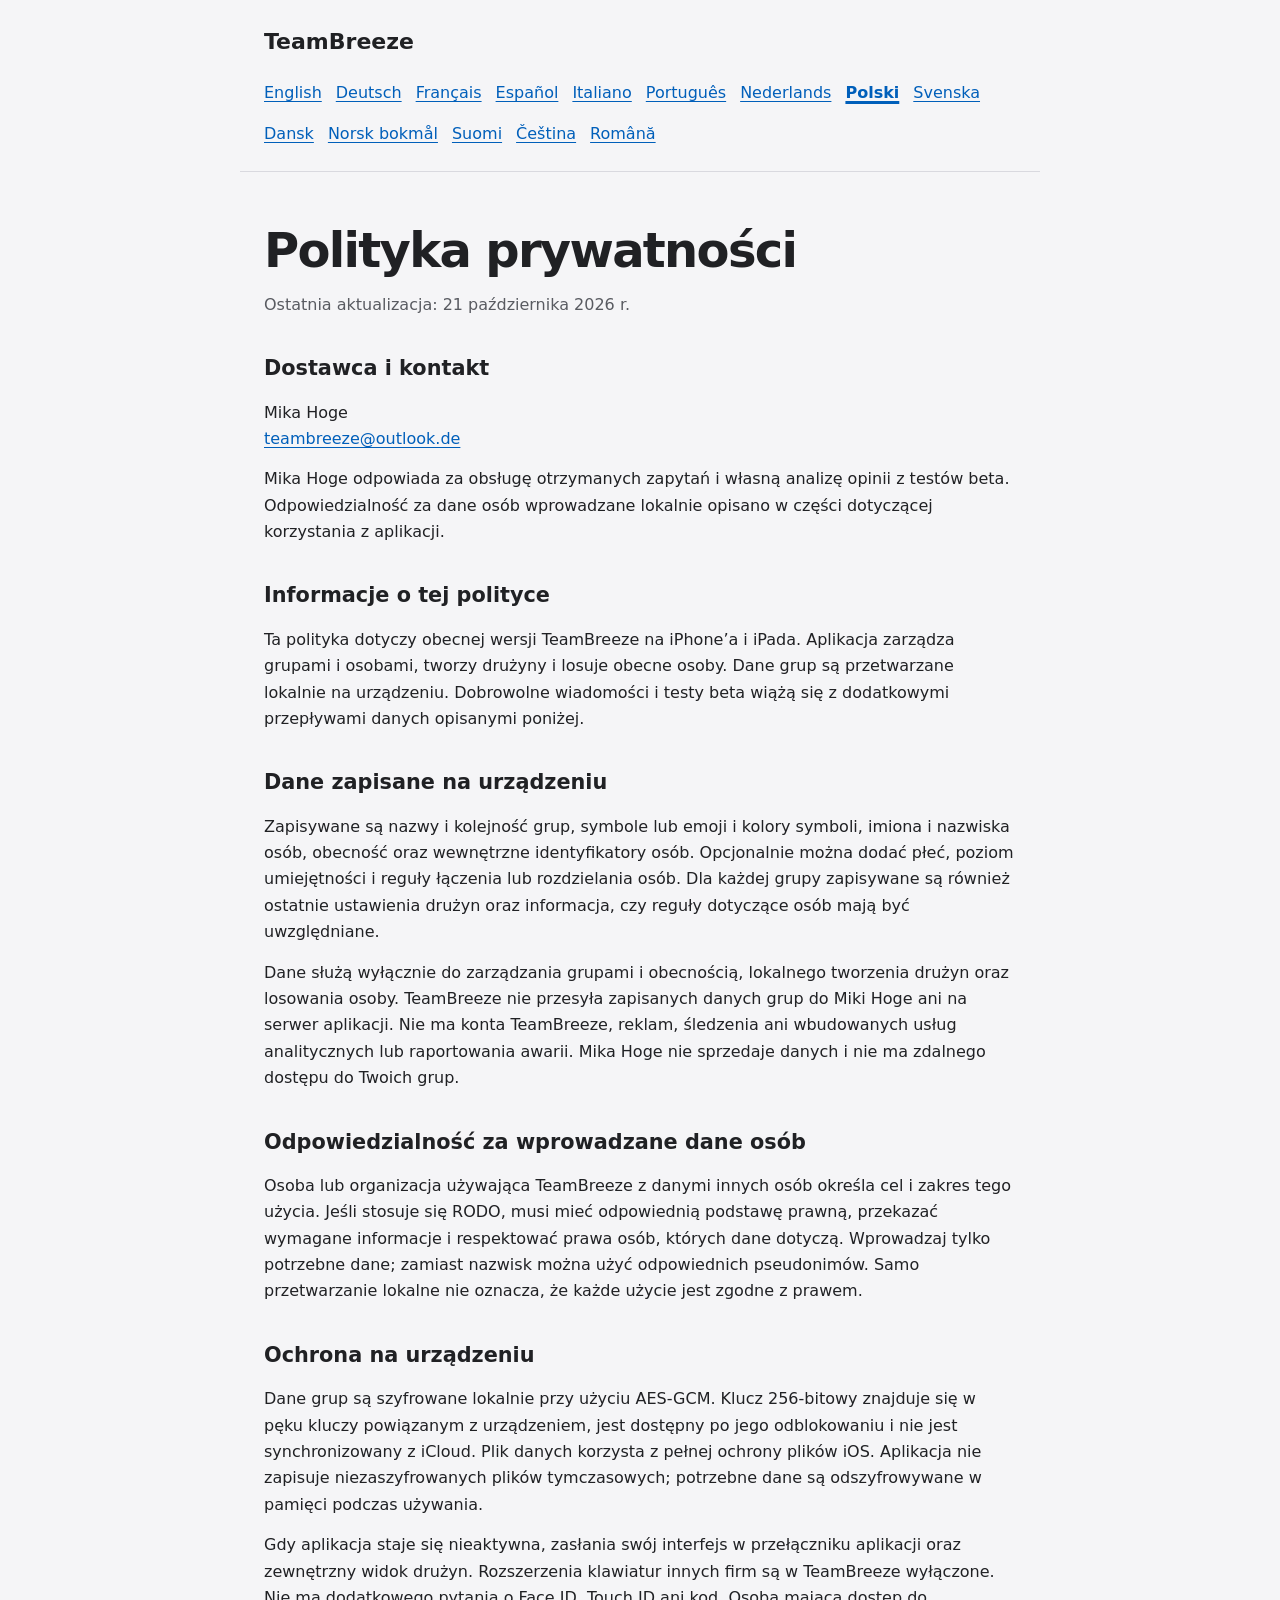
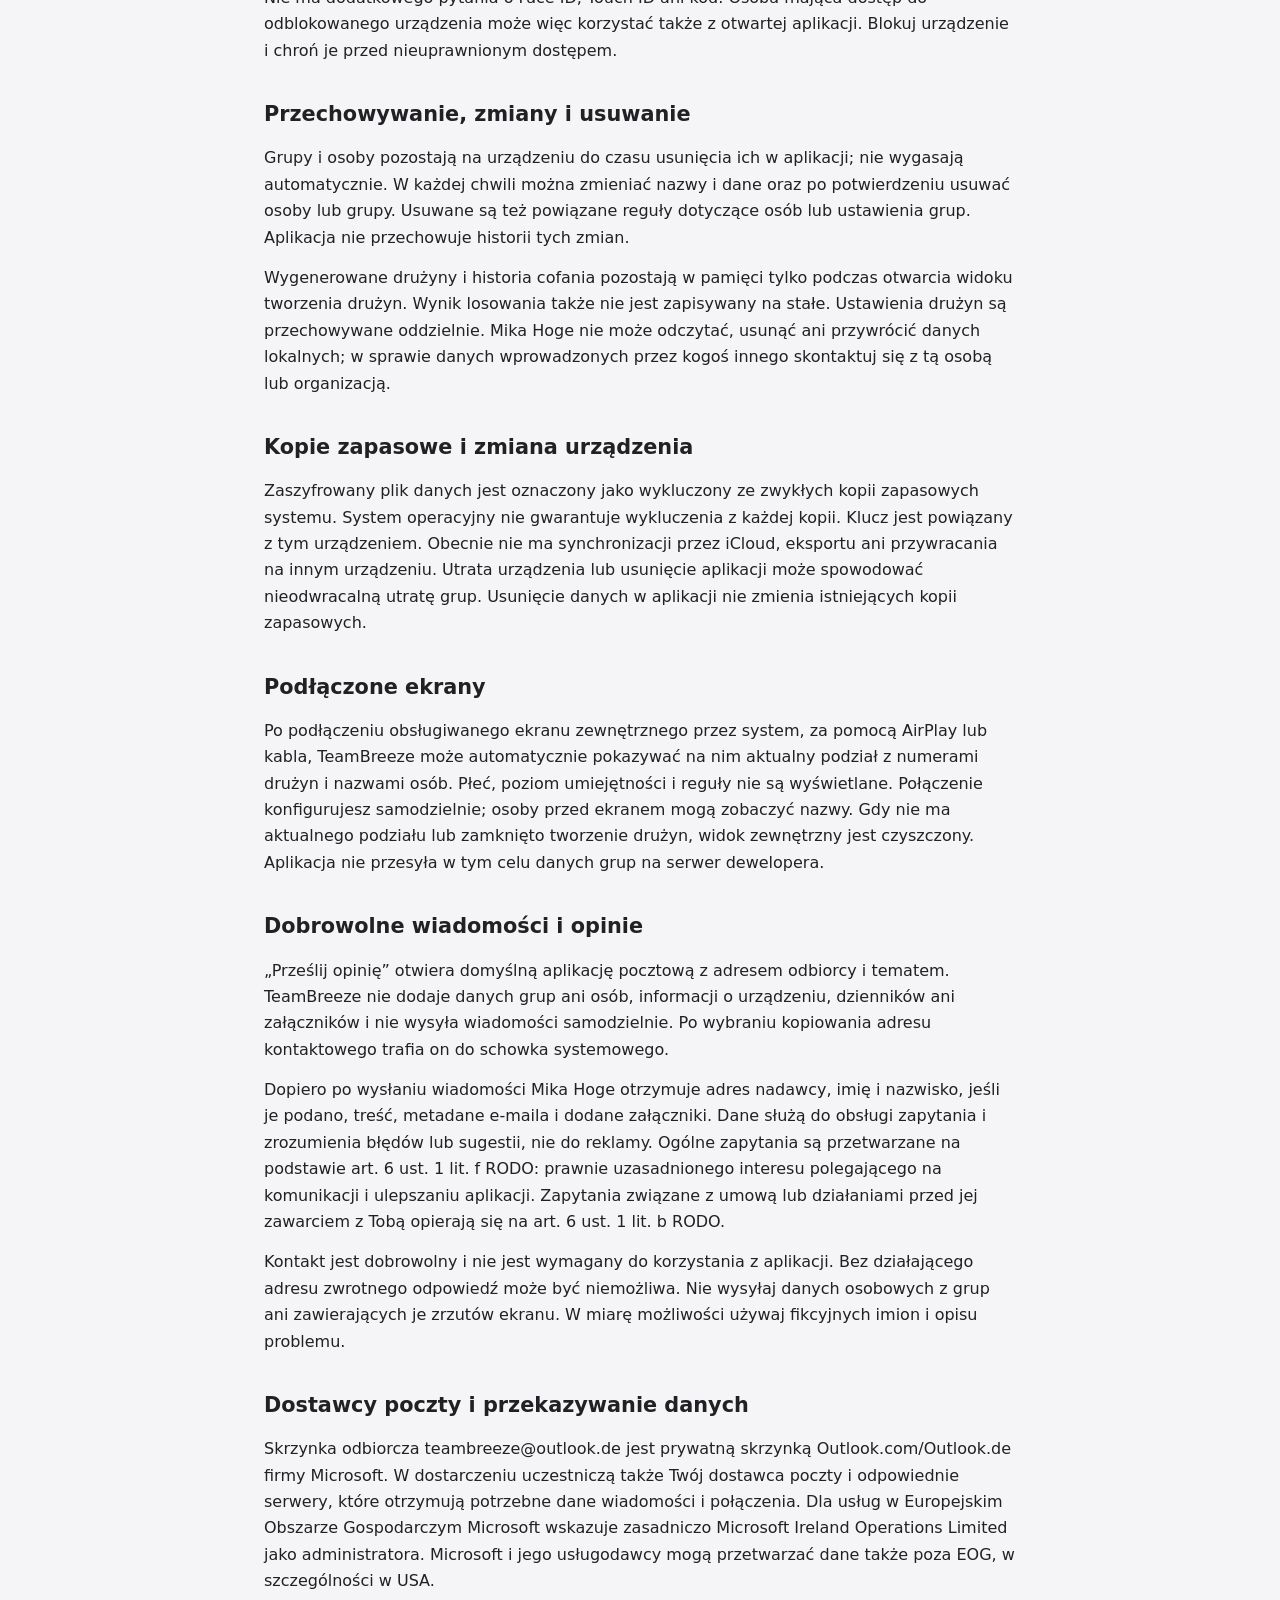
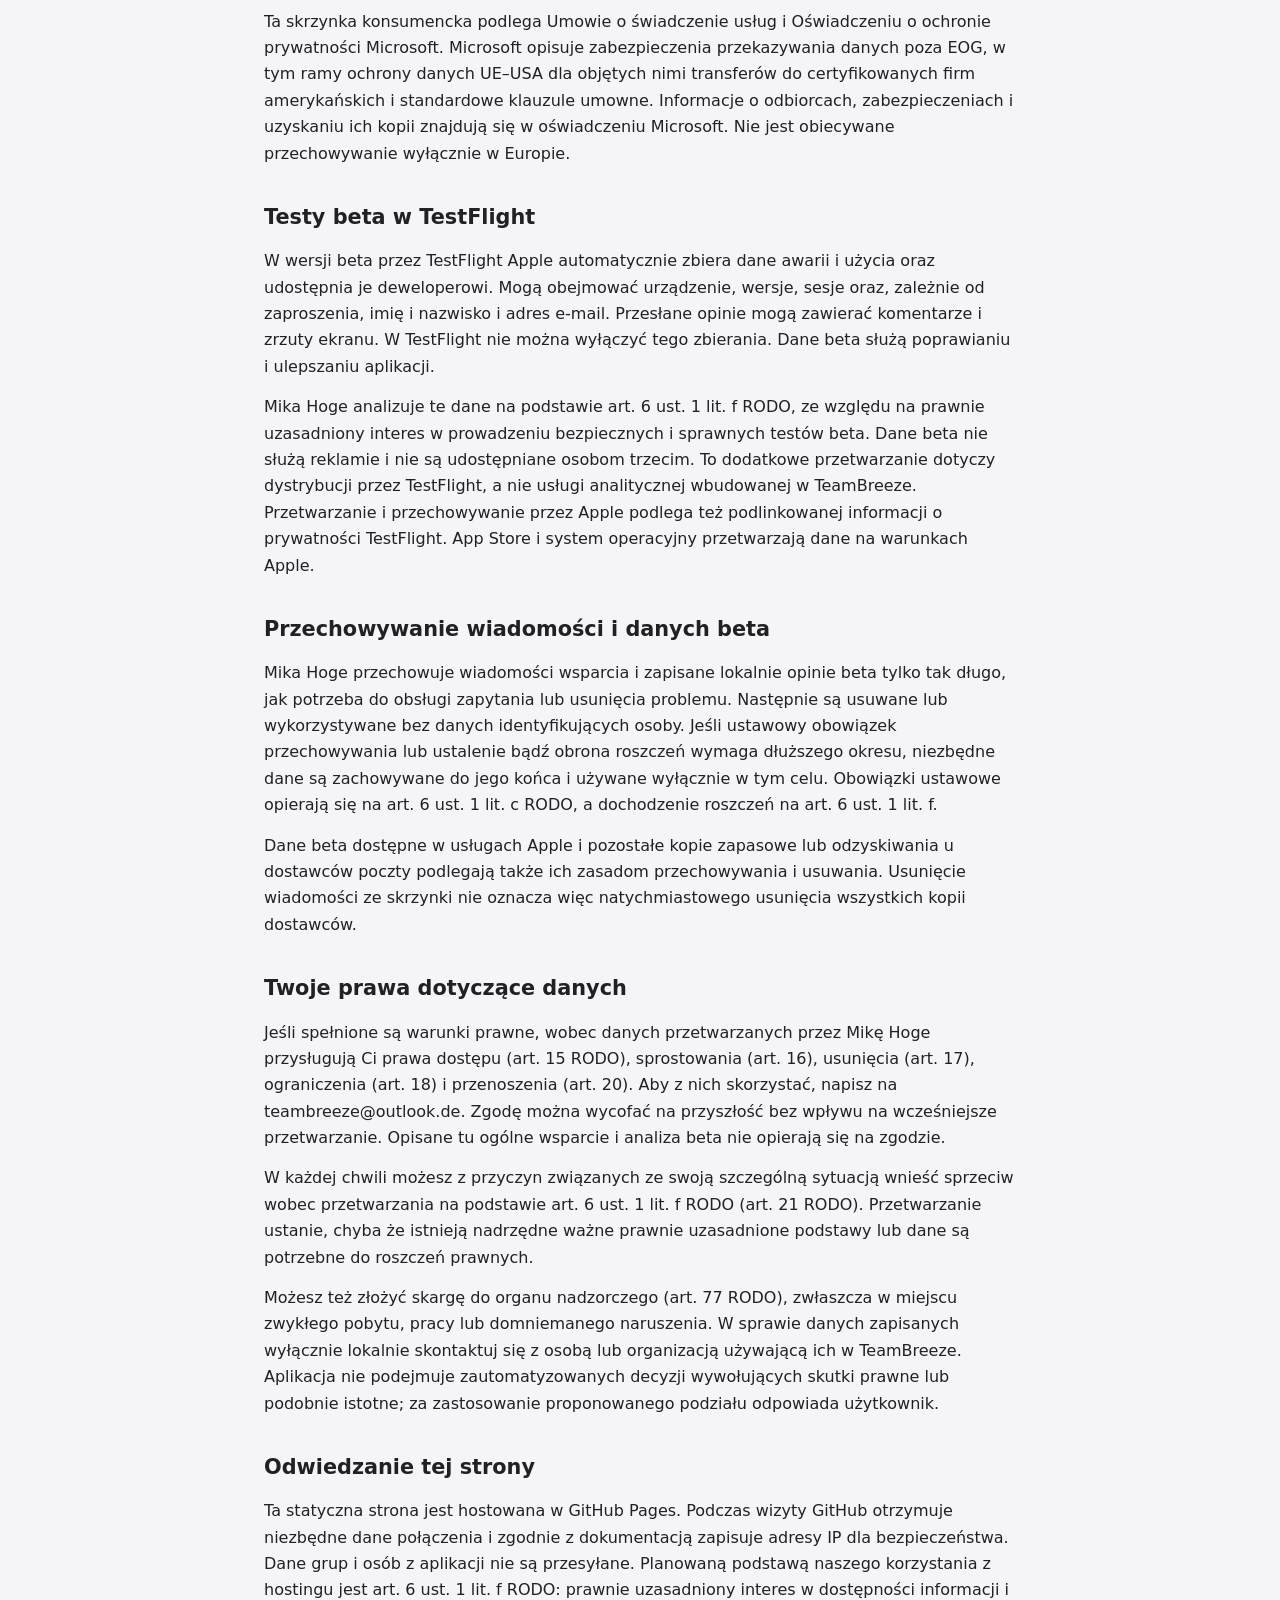
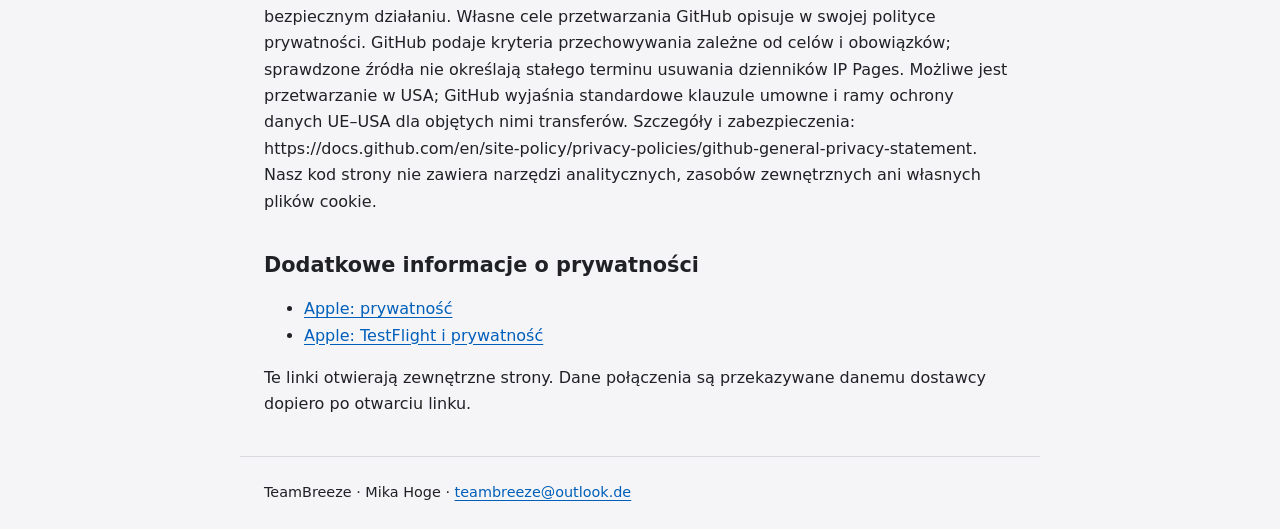
<file: pl.html>
<!doctype html>
<html lang="pl"><head><meta charset="utf-8"><meta name="viewport" content="width=device-width,initial-scale=1"><meta name="robots" content="noindex,nofollow"><meta name="referrer" content="no-referrer"><title>TeamBreeze – Polityka prywatności</title><link rel="stylesheet" href="style.css"><link rel="alternate" hreflang="de" href="de.html"><link rel="alternate" hreflang="en" href="index.html"><link rel="alternate" hreflang="fr" href="fr.html"><link rel="alternate" hreflang="es" href="es.html"><link rel="alternate" hreflang="it" href="it.html"><link rel="alternate" hreflang="pt" href="pt.html"><link rel="alternate" hreflang="nl" href="nl.html"><link rel="alternate" hreflang="pl" href="pl.html"><link rel="alternate" hreflang="sv" href="sv.html"><link rel="alternate" hreflang="da" href="da.html"><link rel="alternate" hreflang="nb" href="nb.html"><link rel="alternate" hreflang="fi" href="fi.html"><link rel="alternate" hreflang="cs" href="cs.html"><link rel="alternate" hreflang="ro" href="ro.html"></head><body><header><span class="brand">TeamBreeze</span><nav aria-label="Language"><a href="index.html" lang="en" hreflang="en">English</a><a href="de.html" lang="de" hreflang="de">Deutsch</a><a href="fr.html" lang="fr" hreflang="fr">Français</a><a href="es.html" lang="es" hreflang="es">Español</a><a href="it.html" lang="it" hreflang="it">Italiano</a><a href="pt.html" lang="pt" hreflang="pt">Português</a><a href="nl.html" lang="nl" hreflang="nl">Nederlands</a><a href="pl.html" lang="pl" hreflang="pl" aria-current="page">Polski</a><a href="sv.html" lang="sv" hreflang="sv">Svenska</a><a href="da.html" lang="da" hreflang="da">Dansk</a><a href="nb.html" lang="nb" hreflang="nb">Norsk bokmål</a><a href="fi.html" lang="fi" hreflang="fi">Suomi</a><a href="cs.html" lang="cs" hreflang="cs">Čeština</a><a href="ro.html" lang="ro" hreflang="ro">Română</a></nav></header><main><h1>Polityka prywatności</h1><p class="date">Ostatnia aktualizacja: 21 października 2026 r.</p><section><h2>Dostawca i kontakt</h2><p>Mika Hoge<br><a href="mailto:teambreeze@outlook.de">teambreeze@outlook.de</a></p><p>Mika Hoge odpowiada za obsługę otrzymanych zapytań i własną analizę opinii z testów beta. Odpowiedzialność za dane osób wprowadzane lokalnie opisano w części dotyczącej korzystania z aplikacji.</p></section><section><h2>Informacje o tej polityce</h2><p>Ta polityka dotyczy obecnej wersji TeamBreeze na iPhone’a i iPada. Aplikacja zarządza grupami i osobami, tworzy drużyny i losuje obecne osoby. Dane grup są przetwarzane lokalnie na urządzeniu. Dobrowolne wiadomości i testy beta wiążą się z dodatkowymi przepływami danych opisanymi poniżej.</p></section><section><h2>Dane zapisane na urządzeniu</h2><p>Zapisywane są nazwy i kolejność grup, symbole lub emoji i kolory symboli, imiona i nazwiska osób, obecność oraz wewnętrzne identyfikatory osób. Opcjonalnie można dodać płeć, poziom umiejętności i reguły łączenia lub rozdzielania osób. Dla każdej grupy zapisywane są również ostatnie ustawienia drużyn oraz informacja, czy reguły dotyczące osób mają być uwzględniane.</p><p>Dane służą wyłącznie do zarządzania grupami i obecnością, lokalnego tworzenia drużyn oraz losowania osoby. TeamBreeze nie przesyła zapisanych danych grup do Miki Hoge ani na serwer aplikacji. Nie ma konta TeamBreeze, reklam, śledzenia ani wbudowanych usług analitycznych lub raportowania awarii. Mika Hoge nie sprzedaje danych i nie ma zdalnego dostępu do Twoich grup.</p></section><section><h2>Odpowiedzialność za wprowadzane dane osób</h2><p>Osoba lub organizacja używająca TeamBreeze z danymi innych osób określa cel i zakres tego użycia. Jeśli stosuje się RODO, musi mieć odpowiednią podstawę prawną, przekazać wymagane informacje i respektować prawa osób, których dane dotyczą. Wprowadzaj tylko potrzebne dane; zamiast nazwisk można użyć odpowiednich pseudonimów. Samo przetwarzanie lokalne nie oznacza, że każde użycie jest zgodne z prawem.</p></section><section><h2>Ochrona na urządzeniu</h2><p>Dane grup są szyfrowane lokalnie przy użyciu AES-GCM. Klucz 256-bitowy znajduje się w pęku kluczy powiązanym z urządzeniem, jest dostępny po jego odblokowaniu i nie jest synchronizowany z iCloud. Plik danych korzysta z pełnej ochrony plików iOS. Aplikacja nie zapisuje niezaszyfrowanych plików tymczasowych; potrzebne dane są odszyfrowywane w pamięci podczas używania.</p><p>Gdy aplikacja staje się nieaktywna, zasłania swój interfejs w przełączniku aplikacji oraz zewnętrzny widok drużyn. Rozszerzenia klawiatur innych firm są w TeamBreeze wyłączone. Nie ma dodatkowego pytania o Face ID, Touch ID ani kod. Osoba mająca dostęp do odblokowanego urządzenia może więc korzystać także z otwartej aplikacji. Blokuj urządzenie i chroń je przed nieuprawnionym dostępem.</p></section><section><h2>Przechowywanie, zmiany i usuwanie</h2><p>Grupy i osoby pozostają na urządzeniu do czasu usunięcia ich w aplikacji; nie wygasają automatycznie. W każdej chwili można zmieniać nazwy i dane oraz po potwierdzeniu usuwać osoby lub grupy. Usuwane są też powiązane reguły dotyczące osób lub ustawienia grup. Aplikacja nie przechowuje historii tych zmian.</p><p>Wygenerowane drużyny i historia cofania pozostają w pamięci tylko podczas otwarcia widoku tworzenia drużyn. Wynik losowania także nie jest zapisywany na stałe. Ustawienia drużyn są przechowywane oddzielnie. Mika Hoge nie może odczytać, usunąć ani przywrócić danych lokalnych; w sprawie danych wprowadzonych przez kogoś innego skontaktuj się z tą osobą lub organizacją.</p></section><section><h2>Kopie zapasowe i zmiana urządzenia</h2><p>Zaszyfrowany plik danych jest oznaczony jako wykluczony ze zwykłych kopii zapasowych systemu. System operacyjny nie gwarantuje wykluczenia z każdej kopii. Klucz jest powiązany z tym urządzeniem. Obecnie nie ma synchronizacji przez iCloud, eksportu ani przywracania na innym urządzeniu. Utrata urządzenia lub usunięcie aplikacji może spowodować nieodwracalną utratę grup. Usunięcie danych w aplikacji nie zmienia istniejących kopii zapasowych.</p></section><section><h2>Podłączone ekrany</h2><p>Po podłączeniu obsługiwanego ekranu zewnętrznego przez system, za pomocą AirPlay lub kabla, TeamBreeze może automatycznie pokazywać na nim aktualny podział z numerami drużyn i nazwami osób. Płeć, poziom umiejętności i reguły nie są wyświetlane. Połączenie konfigurujesz samodzielnie; osoby przed ekranem mogą zobaczyć nazwy. Gdy nie ma aktualnego podziału lub zamknięto tworzenie drużyn, widok zewnętrzny jest czyszczony. Aplikacja nie przesyła w tym celu danych grup na serwer dewelopera.</p></section><section><h2>Dobrowolne wiadomości i opinie</h2><p>„Prześlij opinię” otwiera domyślną aplikację pocztową z adresem odbiorcy i tematem. TeamBreeze nie dodaje danych grup ani osób, informacji o urządzeniu, dzienników ani załączników i nie wysyła wiadomości samodzielnie. Po wybraniu kopiowania adresu kontaktowego trafia on do schowka systemowego.</p><p>Dopiero po wysłaniu wiadomości Mika Hoge otrzymuje adres nadawcy, imię i nazwisko, jeśli je podano, treść, metadane e-maila i dodane załączniki. Dane służą do obsługi zapytania i zrozumienia błędów lub sugestii, nie do reklamy. Ogólne zapytania są przetwarzane na podstawie art. 6 ust. 1 lit. f RODO: prawnie uzasadnionego interesu polegającego na komunikacji i ulepszaniu aplikacji. Zapytania związane z umową lub działaniami przed jej zawarciem z Tobą opierają się na art. 6 ust. 1 lit. b RODO.</p><p>Kontakt jest dobrowolny i nie jest wymagany do korzystania z aplikacji. Bez działającego adresu zwrotnego odpowiedź może być niemożliwa. Nie wysyłaj danych osobowych z grup ani zawierających je zrzutów ekranu. W miarę możliwości używaj fikcyjnych imion i opisu problemu.</p></section><section><h2>Dostawcy poczty i przekazywanie danych</h2><p>Skrzynka odbiorcza teambreeze@outlook.de jest prywatną skrzynką Outlook.com/Outlook.de firmy Microsoft. W dostarczeniu uczestniczą także Twój dostawca poczty i odpowiednie serwery, które otrzymują potrzebne dane wiadomości i połączenia. Dla usług w Europejskim Obszarze Gospodarczym Microsoft wskazuje zasadniczo Microsoft Ireland Operations Limited jako administratora. Microsoft i jego usługodawcy mogą przetwarzać dane także poza EOG, w szczególności w USA.</p><p>Ta skrzynka konsumencka podlega Umowie o świadczenie usług i Oświadczeniu o ochronie prywatności Microsoft. Microsoft opisuje zabezpieczenia przekazywania danych poza EOG, w tym ramy ochrony danych UE–USA dla objętych nimi transferów do certyfikowanych firm amerykańskich i standardowe klauzule umowne. Informacje o odbiorcach, zabezpieczeniach i uzyskaniu ich kopii znajdują się w oświadczeniu Microsoft. Nie jest obiecywane przechowywanie wyłącznie w Europie.</p></section><section><h2>Testy beta w TestFlight</h2><p>W wersji beta przez TestFlight Apple automatycznie zbiera dane awarii i użycia oraz udostępnia je deweloperowi. Mogą obejmować urządzenie, wersje, sesje oraz, zależnie od zaproszenia, imię i nazwisko i adres e-mail. Przesłane opinie mogą zawierać komentarze i zrzuty ekranu. W TestFlight nie można wyłączyć tego zbierania. Dane beta służą poprawianiu i ulepszaniu aplikacji.</p><p>Mika Hoge analizuje te dane na podstawie art. 6 ust. 1 lit. f RODO, ze względu na prawnie uzasadniony interes w prowadzeniu bezpiecznych i sprawnych testów beta. Dane beta nie służą reklamie i nie są udostępniane osobom trzecim. To dodatkowe przetwarzanie dotyczy dystrybucji przez TestFlight, a nie usługi analitycznej wbudowanej w TeamBreeze. Przetwarzanie i przechowywanie przez Apple podlega też podlinkowanej informacji o prywatności TestFlight. App Store i system operacyjny przetwarzają dane na warunkach Apple.</p></section><section><h2>Przechowywanie wiadomości i danych beta</h2><p>Mika Hoge przechowuje wiadomości wsparcia i zapisane lokalnie opinie beta tylko tak długo, jak potrzeba do obsługi zapytania lub usunięcia problemu. Następnie są usuwane lub wykorzystywane bez danych identyfikujących osoby. Jeśli ustawowy obowiązek przechowywania lub ustalenie bądź obrona roszczeń wymaga dłuższego okresu, niezbędne dane są zachowywane do jego końca i używane wyłącznie w tym celu. Obowiązki ustawowe opierają się na art. 6 ust. 1 lit. c RODO, a dochodzenie roszczeń na art. 6 ust. 1 lit. f.</p><p>Dane beta dostępne w usługach Apple i pozostałe kopie zapasowe lub odzyskiwania u dostawców poczty podlegają także ich zasadom przechowywania i usuwania. Usunięcie wiadomości ze skrzynki nie oznacza więc natychmiastowego usunięcia wszystkich kopii dostawców.</p></section><section><h2>Twoje prawa dotyczące danych</h2><p>Jeśli spełnione są warunki prawne, wobec danych przetwarzanych przez Mikę Hoge przysługują Ci prawa dostępu (art. 15 RODO), sprostowania (art. 16), usunięcia (art. 17), ograniczenia (art. 18) i przenoszenia (art. 20). Aby z nich skorzystać, napisz na teambreeze@outlook.de. Zgodę można wycofać na przyszłość bez wpływu na wcześniejsze przetwarzanie. Opisane tu ogólne wsparcie i analiza beta nie opierają się na zgodzie.</p><p>W każdej chwili możesz z przyczyn związanych ze swoją szczególną sytuacją wnieść sprzeciw wobec przetwarzania na podstawie art. 6 ust. 1 lit. f RODO (art. 21 RODO). Przetwarzanie ustanie, chyba że istnieją nadrzędne ważne prawnie uzasadnione podstawy lub dane są potrzebne do roszczeń prawnych.</p><p>Możesz też złożyć skargę do organu nadzorczego (art. 77 RODO), zwłaszcza w miejscu zwykłego pobytu, pracy lub domniemanego naruszenia. W sprawie danych zapisanych wyłącznie lokalnie skontaktuj się z osobą lub organizacją używającą ich w TeamBreeze. Aplikacja nie podejmuje zautomatyzowanych decyzji wywołujących skutki prawne lub podobnie istotne; za zastosowanie proponowanego podziału odpowiada użytkownik.</p></section><section><h2>Odwiedzanie tej strony</h2><p>Ta statyczna strona jest hostowana w GitHub Pages. Podczas wizyty GitHub otrzymuje niezbędne dane połączenia i zgodnie z dokumentacją zapisuje adresy IP dla bezpieczeństwa. Dane grup i osób z aplikacji nie są przesyłane. Planowaną podstawą naszego korzystania z hostingu jest art. 6 ust. 1 lit. f RODO: prawnie uzasadniony interes w dostępności informacji i bezpiecznym działaniu. Własne cele przetwarzania GitHub opisuje w swojej polityce prywatności. GitHub podaje kryteria przechowywania zależne od celów i obowiązków; sprawdzone źródła nie określają stałego terminu usuwania dzienników IP Pages. Możliwe jest przetwarzanie w USA; GitHub wyjaśnia standardowe klauzule umowne i ramy ochrony danych UE–USA dla objętych nimi transferów. Szczegóły i zabezpieczenia: https://docs.github.com/en/site-policy/privacy-policies/github-general-privacy-statement. Nasz kod strony nie zawiera narzędzi analitycznych, zasobów zewnętrznych ani własnych plików cookie.</p></section><section><h2>Dodatkowe informacje o prywatności</h2><ul><li><a href="https://www.apple.com/legal/privacy/" rel="noreferrer">Apple: prywatność</a></li><li><a href="https://www.apple.com/legal/privacy/data/en/test-flight/" rel="noreferrer">Apple: TestFlight i prywatność</a></li></ul><p>Te linki otwierają zewnętrzne strony. Dane połączenia są przekazywane danemu dostawcy dopiero po otwarciu linku.</p></section></main><footer>TeamBreeze · Mika Hoge · <a href="mailto:teambreeze@outlook.de">teambreeze@outlook.de</a></footer></body></html>
</file>
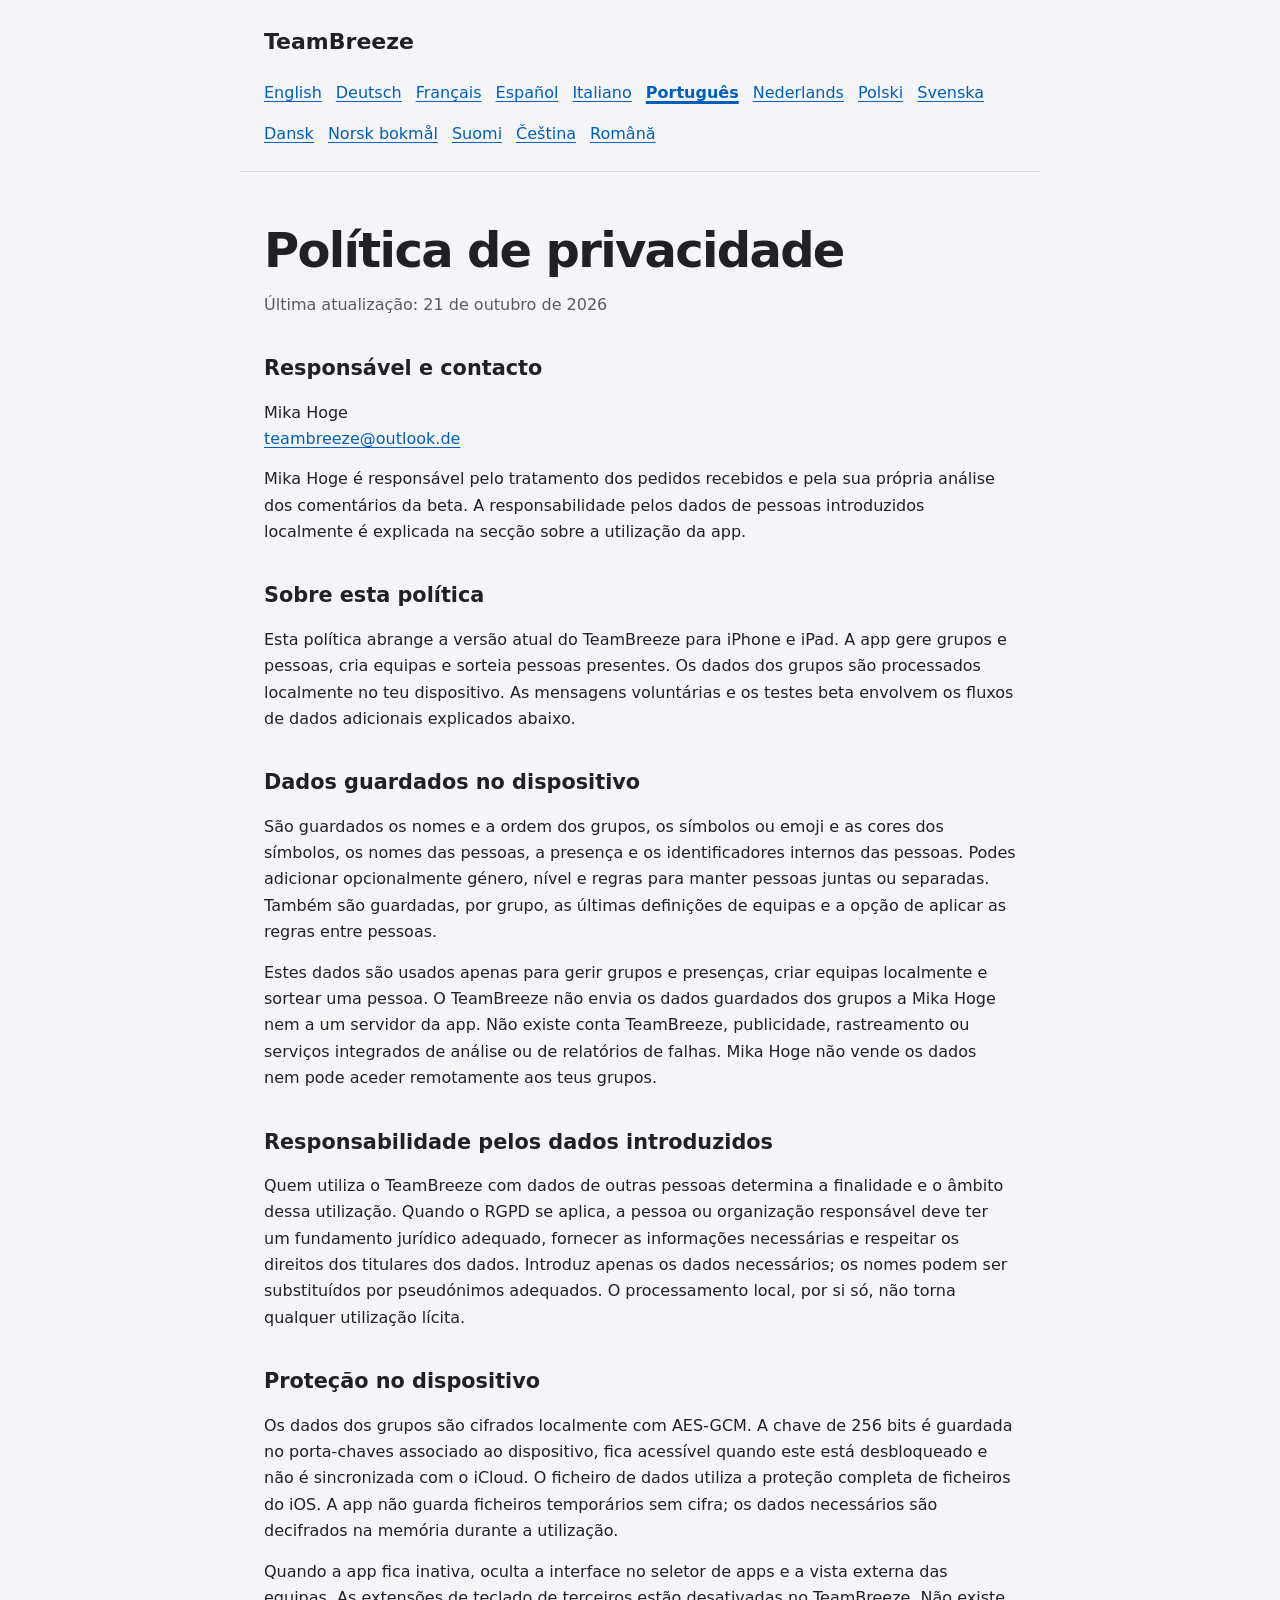
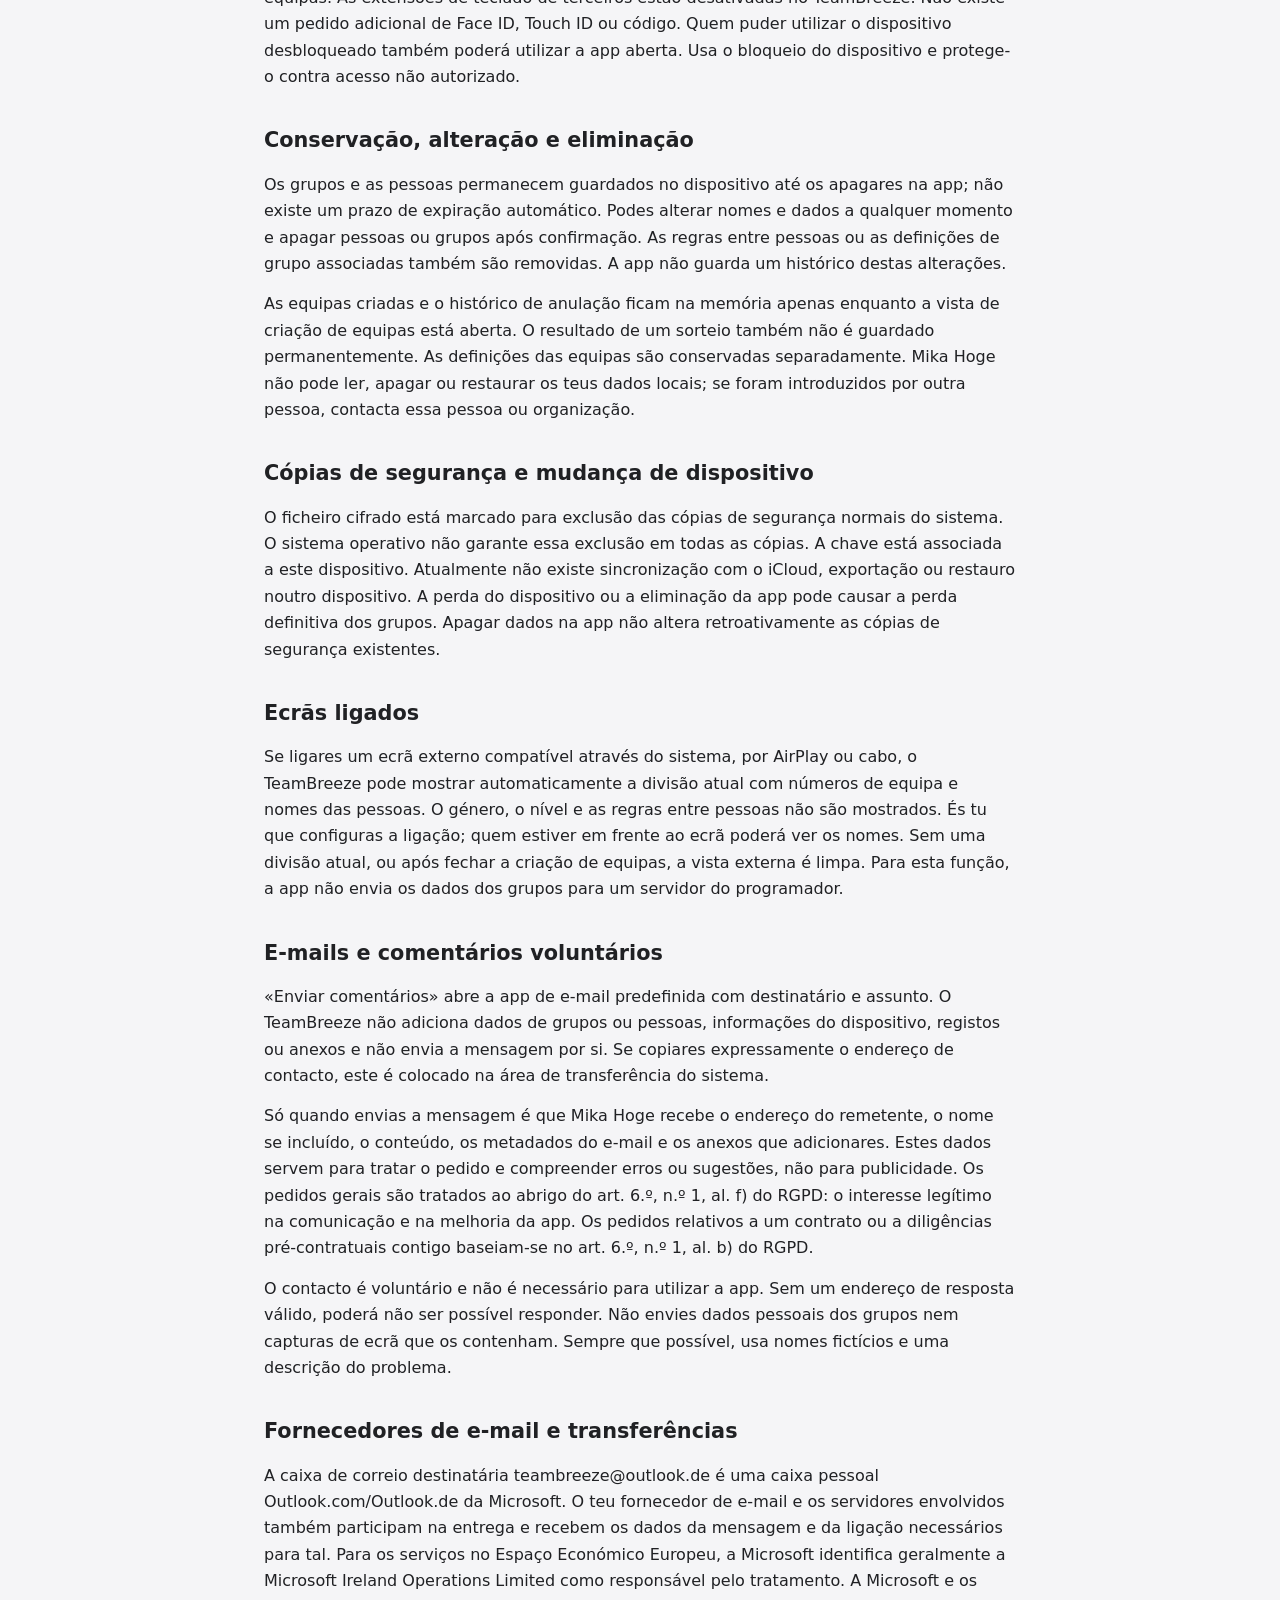
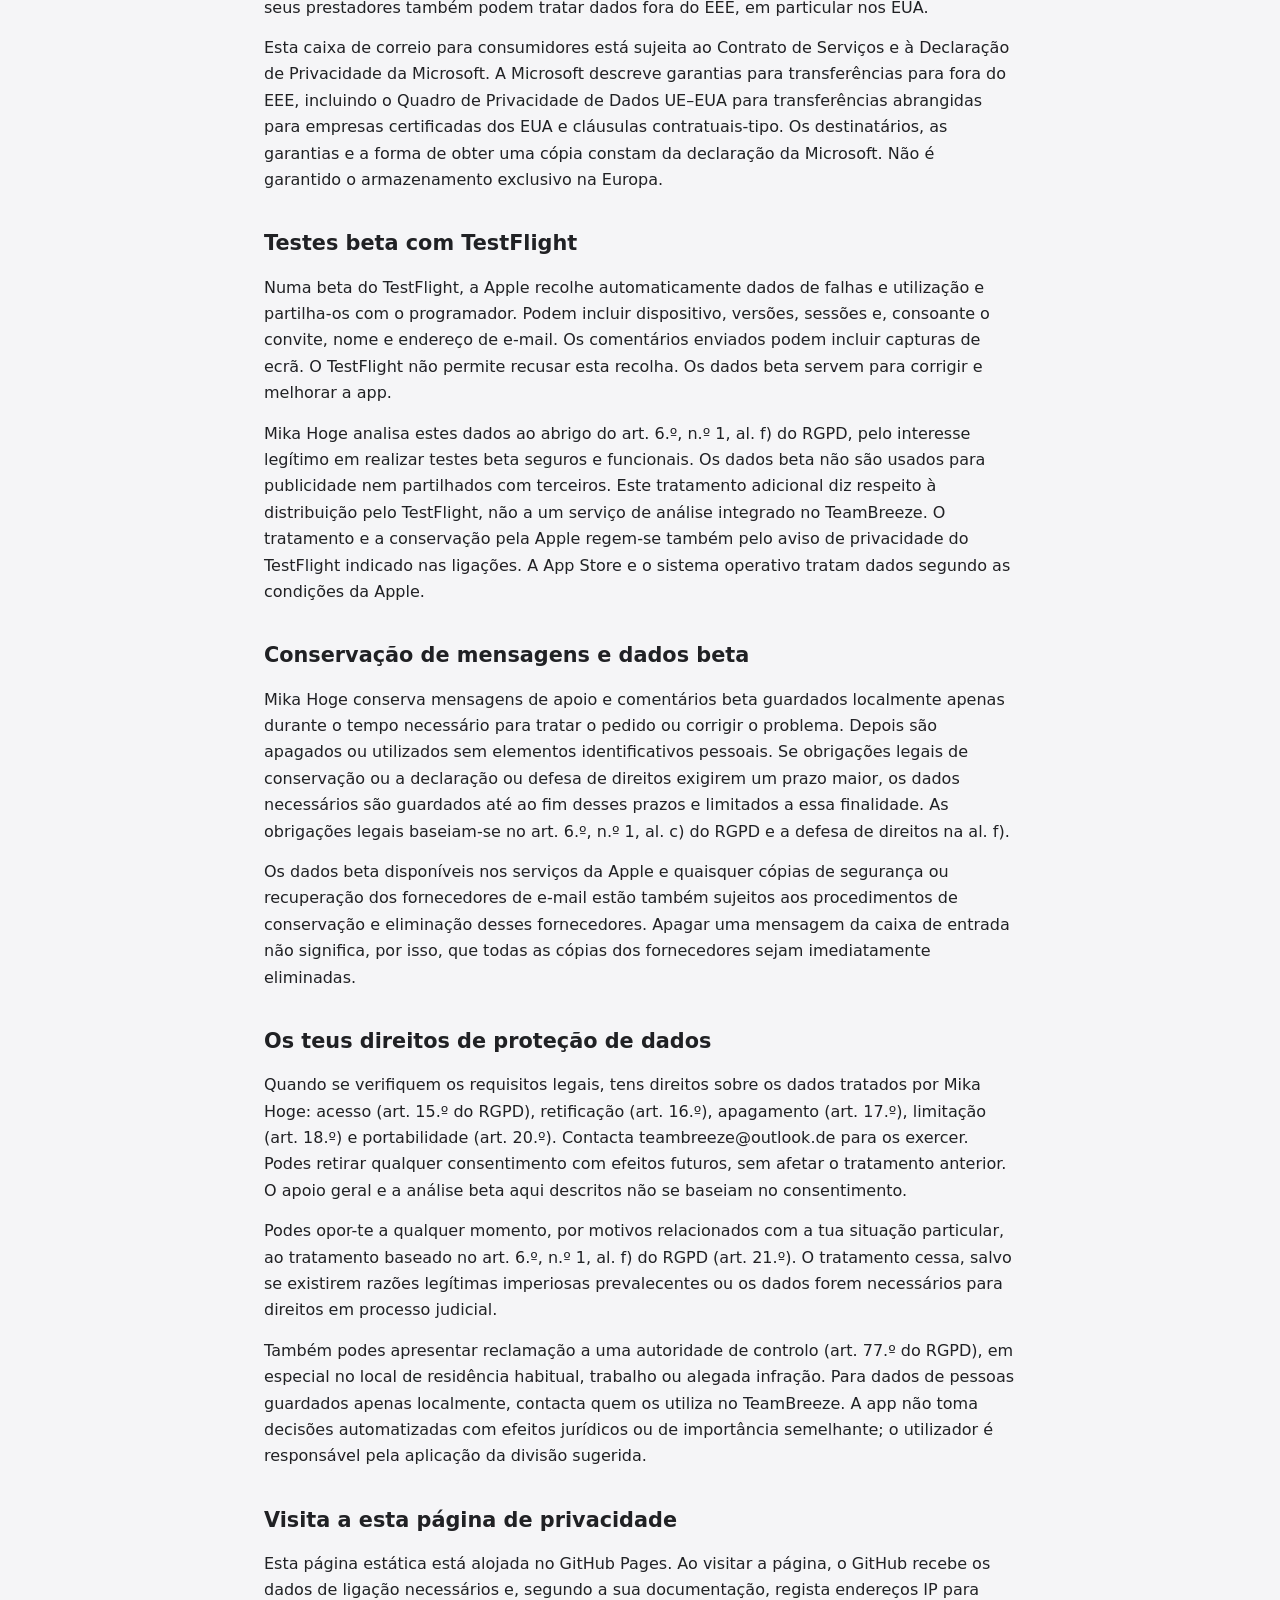
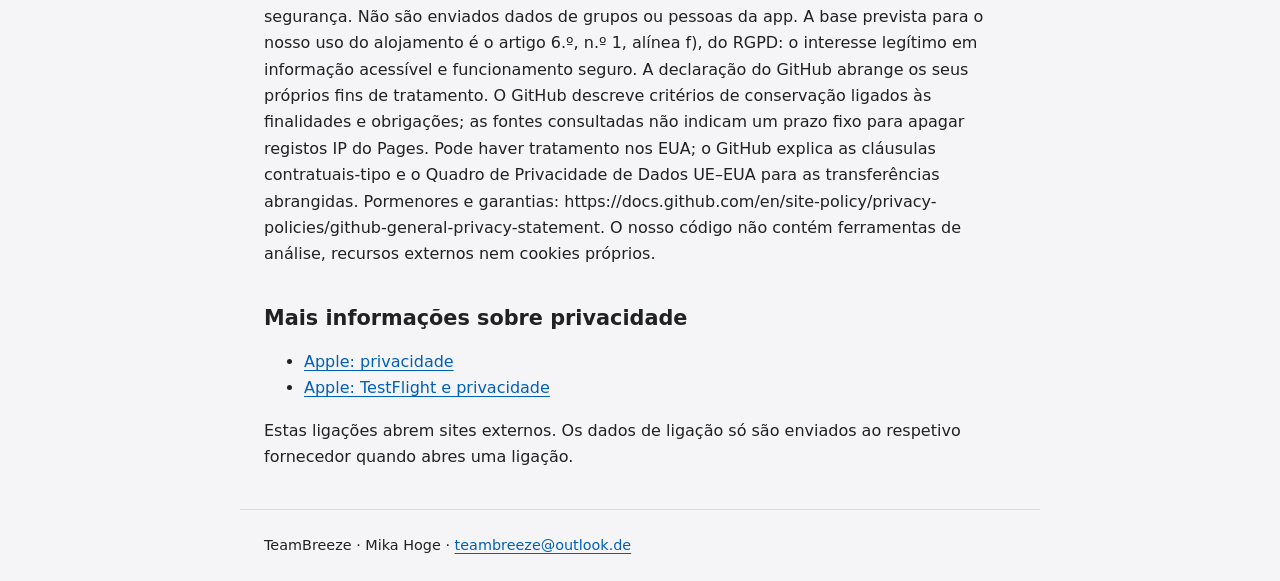
<file: pt.html>
<!doctype html>
<html lang="pt"><head><meta charset="utf-8"><meta name="viewport" content="width=device-width,initial-scale=1"><meta name="robots" content="noindex,nofollow"><meta name="referrer" content="no-referrer"><title>TeamBreeze – Política de privacidade</title><link rel="stylesheet" href="style.css"><link rel="alternate" hreflang="de" href="de.html"><link rel="alternate" hreflang="en" href="index.html"><link rel="alternate" hreflang="fr" href="fr.html"><link rel="alternate" hreflang="es" href="es.html"><link rel="alternate" hreflang="it" href="it.html"><link rel="alternate" hreflang="pt" href="pt.html"><link rel="alternate" hreflang="nl" href="nl.html"><link rel="alternate" hreflang="pl" href="pl.html"><link rel="alternate" hreflang="sv" href="sv.html"><link rel="alternate" hreflang="da" href="da.html"><link rel="alternate" hreflang="nb" href="nb.html"><link rel="alternate" hreflang="fi" href="fi.html"><link rel="alternate" hreflang="cs" href="cs.html"><link rel="alternate" hreflang="ro" href="ro.html"></head><body><header><span class="brand">TeamBreeze</span><nav aria-label="Language"><a href="index.html" lang="en" hreflang="en">English</a><a href="de.html" lang="de" hreflang="de">Deutsch</a><a href="fr.html" lang="fr" hreflang="fr">Français</a><a href="es.html" lang="es" hreflang="es">Español</a><a href="it.html" lang="it" hreflang="it">Italiano</a><a href="pt.html" lang="pt" hreflang="pt" aria-current="page">Português</a><a href="nl.html" lang="nl" hreflang="nl">Nederlands</a><a href="pl.html" lang="pl" hreflang="pl">Polski</a><a href="sv.html" lang="sv" hreflang="sv">Svenska</a><a href="da.html" lang="da" hreflang="da">Dansk</a><a href="nb.html" lang="nb" hreflang="nb">Norsk bokmål</a><a href="fi.html" lang="fi" hreflang="fi">Suomi</a><a href="cs.html" lang="cs" hreflang="cs">Čeština</a><a href="ro.html" lang="ro" hreflang="ro">Română</a></nav></header><main><h1>Política de privacidade</h1><p class="date">Última atualização: 21 de outubro de 2026</p><section><h2>Responsável e contacto</h2><p>Mika Hoge<br><a href="mailto:teambreeze@outlook.de">teambreeze@outlook.de</a></p><p>Mika Hoge é responsável pelo tratamento dos pedidos recebidos e pela sua própria análise dos comentários da beta. A responsabilidade pelos dados de pessoas introduzidos localmente é explicada na secção sobre a utilização da app.</p></section><section><h2>Sobre esta política</h2><p>Esta política abrange a versão atual do TeamBreeze para iPhone e iPad. A app gere grupos e pessoas, cria equipas e sorteia pessoas presentes. Os dados dos grupos são processados localmente no teu dispositivo. As mensagens voluntárias e os testes beta envolvem os fluxos de dados adicionais explicados abaixo.</p></section><section><h2>Dados guardados no dispositivo</h2><p>São guardados os nomes e a ordem dos grupos, os símbolos ou emoji e as cores dos símbolos, os nomes das pessoas, a presença e os identificadores internos das pessoas. Podes adicionar opcionalmente género, nível e regras para manter pessoas juntas ou separadas. Também são guardadas, por grupo, as últimas definições de equipas e a opção de aplicar as regras entre pessoas.</p><p>Estes dados são usados apenas para gerir grupos e presenças, criar equipas localmente e sortear uma pessoa. O TeamBreeze não envia os dados guardados dos grupos a Mika Hoge nem a um servidor da app. Não existe conta TeamBreeze, publicidade, rastreamento ou serviços integrados de análise ou de relatórios de falhas. Mika Hoge não vende os dados nem pode aceder remotamente aos teus grupos.</p></section><section><h2>Responsabilidade pelos dados introduzidos</h2><p>Quem utiliza o TeamBreeze com dados de outras pessoas determina a finalidade e o âmbito dessa utilização. Quando o RGPD se aplica, a pessoa ou organização responsável deve ter um fundamento jurídico adequado, fornecer as informações necessárias e respeitar os direitos dos titulares dos dados. Introduz apenas os dados necessários; os nomes podem ser substituídos por pseudónimos adequados. O processamento local, por si só, não torna qualquer utilização lícita.</p></section><section><h2>Proteção no dispositivo</h2><p>Os dados dos grupos são cifrados localmente com AES-GCM. A chave de 256 bits é guardada no porta-chaves associado ao dispositivo, fica acessível quando este está desbloqueado e não é sincronizada com o iCloud. O ficheiro de dados utiliza a proteção completa de ficheiros do iOS. A app não guarda ficheiros temporários sem cifra; os dados necessários são decifrados na memória durante a utilização.</p><p>Quando a app fica inativa, oculta a interface no seletor de apps e a vista externa das equipas. As extensões de teclado de terceiros estão desativadas no TeamBreeze. Não existe um pedido adicional de Face ID, Touch ID ou código. Quem puder utilizar o dispositivo desbloqueado também poderá utilizar a app aberta. Usa o bloqueio do dispositivo e protege-o contra acesso não autorizado.</p></section><section><h2>Conservação, alteração e eliminação</h2><p>Os grupos e as pessoas permanecem guardados no dispositivo até os apagares na app; não existe um prazo de expiração automático. Podes alterar nomes e dados a qualquer momento e apagar pessoas ou grupos após confirmação. As regras entre pessoas ou as definições de grupo associadas também são removidas. A app não guarda um histórico destas alterações.</p><p>As equipas criadas e o histórico de anulação ficam na memória apenas enquanto a vista de criação de equipas está aberta. O resultado de um sorteio também não é guardado permanentemente. As definições das equipas são conservadas separadamente. Mika Hoge não pode ler, apagar ou restaurar os teus dados locais; se foram introduzidos por outra pessoa, contacta essa pessoa ou organização.</p></section><section><h2>Cópias de segurança e mudança de dispositivo</h2><p>O ficheiro cifrado está marcado para exclusão das cópias de segurança normais do sistema. O sistema operativo não garante essa exclusão em todas as cópias. A chave está associada a este dispositivo. Atualmente não existe sincronização com o iCloud, exportação ou restauro noutro dispositivo. A perda do dispositivo ou a eliminação da app pode causar a perda definitiva dos grupos. Apagar dados na app não altera retroativamente as cópias de segurança existentes.</p></section><section><h2>Ecrãs ligados</h2><p>Se ligares um ecrã externo compatível através do sistema, por AirPlay ou cabo, o TeamBreeze pode mostrar automaticamente a divisão atual com números de equipa e nomes das pessoas. O género, o nível e as regras entre pessoas não são mostrados. És tu que configuras a ligação; quem estiver em frente ao ecrã poderá ver os nomes. Sem uma divisão atual, ou após fechar a criação de equipas, a vista externa é limpa. Para esta função, a app não envia os dados dos grupos para um servidor do programador.</p></section><section><h2>E-mails e comentários voluntários</h2><p>«Enviar comentários» abre a app de e-mail predefinida com destinatário e assunto. O TeamBreeze não adiciona dados de grupos ou pessoas, informações do dispositivo, registos ou anexos e não envia a mensagem por si. Se copiares expressamente o endereço de contacto, este é colocado na área de transferência do sistema.</p><p>Só quando envias a mensagem é que Mika Hoge recebe o endereço do remetente, o nome se incluído, o conteúdo, os metadados do e-mail e os anexos que adicionares. Estes dados servem para tratar o pedido e compreender erros ou sugestões, não para publicidade. Os pedidos gerais são tratados ao abrigo do art. 6.º, n.º 1, al. f) do RGPD: o interesse legítimo na comunicação e na melhoria da app. Os pedidos relativos a um contrato ou a diligências pré-contratuais contigo baseiam-se no art. 6.º, n.º 1, al. b) do RGPD.</p><p>O contacto é voluntário e não é necessário para utilizar a app. Sem um endereço de resposta válido, poderá não ser possível responder. Não envies dados pessoais dos grupos nem capturas de ecrã que os contenham. Sempre que possível, usa nomes fictícios e uma descrição do problema.</p></section><section><h2>Fornecedores de e-mail e transferências</h2><p>A caixa de correio destinatária teambreeze@outlook.de é uma caixa pessoal Outlook.com/Outlook.de da Microsoft. O teu fornecedor de e-mail e os servidores envolvidos também participam na entrega e recebem os dados da mensagem e da ligação necessários para tal. Para os serviços no Espaço Económico Europeu, a Microsoft identifica geralmente a Microsoft Ireland Operations Limited como responsável pelo tratamento. A Microsoft e os seus prestadores também podem tratar dados fora do EEE, em particular nos EUA.</p><p>Esta caixa de correio para consumidores está sujeita ao Contrato de Serviços e à Declaração de Privacidade da Microsoft. A Microsoft descreve garantias para transferências para fora do EEE, incluindo o Quadro de Privacidade de Dados UE–EUA para transferências abrangidas para empresas certificadas dos EUA e cláusulas contratuais-tipo. Os destinatários, as garantias e a forma de obter uma cópia constam da declaração da Microsoft. Não é garantido o armazenamento exclusivo na Europa.</p></section><section><h2>Testes beta com TestFlight</h2><p>Numa beta do TestFlight, a Apple recolhe automaticamente dados de falhas e utilização e partilha-os com o programador. Podem incluir dispositivo, versões, sessões e, consoante o convite, nome e endereço de e-mail. Os comentários enviados podem incluir capturas de ecrã. O TestFlight não permite recusar esta recolha. Os dados beta servem para corrigir e melhorar a app.</p><p>Mika Hoge analisa estes dados ao abrigo do art. 6.º, n.º 1, al. f) do RGPD, pelo interesse legítimo em realizar testes beta seguros e funcionais. Os dados beta não são usados para publicidade nem partilhados com terceiros. Este tratamento adicional diz respeito à distribuição pelo TestFlight, não a um serviço de análise integrado no TeamBreeze. O tratamento e a conservação pela Apple regem-se também pelo aviso de privacidade do TestFlight indicado nas ligações. A App Store e o sistema operativo tratam dados segundo as condições da Apple.</p></section><section><h2>Conservação de mensagens e dados beta</h2><p>Mika Hoge conserva mensagens de apoio e comentários beta guardados localmente apenas durante o tempo necessário para tratar o pedido ou corrigir o problema. Depois são apagados ou utilizados sem elementos identificativos pessoais. Se obrigações legais de conservação ou a declaração ou defesa de direitos exigirem um prazo maior, os dados necessários são guardados até ao fim desses prazos e limitados a essa finalidade. As obrigações legais baseiam-se no art. 6.º, n.º 1, al. c) do RGPD e a defesa de direitos na al. f).</p><p>Os dados beta disponíveis nos serviços da Apple e quaisquer cópias de segurança ou recuperação dos fornecedores de e-mail estão também sujeitos aos procedimentos de conservação e eliminação desses fornecedores. Apagar uma mensagem da caixa de entrada não significa, por isso, que todas as cópias dos fornecedores sejam imediatamente eliminadas.</p></section><section><h2>Os teus direitos de proteção de dados</h2><p>Quando se verifiquem os requisitos legais, tens direitos sobre os dados tratados por Mika Hoge: acesso (art. 15.º do RGPD), retificação (art. 16.º), apagamento (art. 17.º), limitação (art. 18.º) e portabilidade (art. 20.º). Contacta teambreeze@outlook.de para os exercer. Podes retirar qualquer consentimento com efeitos futuros, sem afetar o tratamento anterior. O apoio geral e a análise beta aqui descritos não se baseiam no consentimento.</p><p>Podes opor-te a qualquer momento, por motivos relacionados com a tua situação particular, ao tratamento baseado no art. 6.º, n.º 1, al. f) do RGPD (art. 21.º). O tratamento cessa, salvo se existirem razões legítimas imperiosas prevalecentes ou os dados forem necessários para direitos em processo judicial.</p><p>Também podes apresentar reclamação a uma autoridade de controlo (art. 77.º do RGPD), em especial no local de residência habitual, trabalho ou alegada infração. Para dados de pessoas guardados apenas localmente, contacta quem os utiliza no TeamBreeze. A app não toma decisões automatizadas com efeitos jurídicos ou de importância semelhante; o utilizador é responsável pela aplicação da divisão sugerida.</p></section><section><h2>Visita a esta página de privacidade</h2><p>Esta página estática está alojada no GitHub Pages. Ao visitar a página, o GitHub recebe os dados de ligação necessários e, segundo a sua documentação, regista endereços IP para segurança. Não são enviados dados de grupos ou pessoas da app. A base prevista para o nosso uso do alojamento é o artigo 6.º, n.º 1, alínea f), do RGPD: o interesse legítimo em informação acessível e funcionamento seguro. A declaração do GitHub abrange os seus próprios fins de tratamento. O GitHub descreve critérios de conservação ligados às finalidades e obrigações; as fontes consultadas não indicam um prazo fixo para apagar registos IP do Pages. Pode haver tratamento nos EUA; o GitHub explica as cláusulas contratuais-tipo e o Quadro de Privacidade de Dados UE–EUA para as transferências abrangidas. Pormenores e garantias: https://docs.github.com/en/site-policy/privacy-policies/github-general-privacy-statement. O nosso código não contém ferramentas de análise, recursos externos nem cookies próprios.</p></section><section><h2>Mais informações sobre privacidade</h2><ul><li><a href="https://www.apple.com/legal/privacy/" rel="noreferrer">Apple: privacidade</a></li><li><a href="https://www.apple.com/legal/privacy/data/en/test-flight/" rel="noreferrer">Apple: TestFlight e privacidade</a></li></ul><p>Estas ligações abrem sites externos. Os dados de ligação só são enviados ao respetivo fornecedor quando abres uma ligação.</p></section></main><footer>TeamBreeze · Mika Hoge · <a href="mailto:teambreeze@outlook.de">teambreeze@outlook.de</a></footer></body></html>
</file>
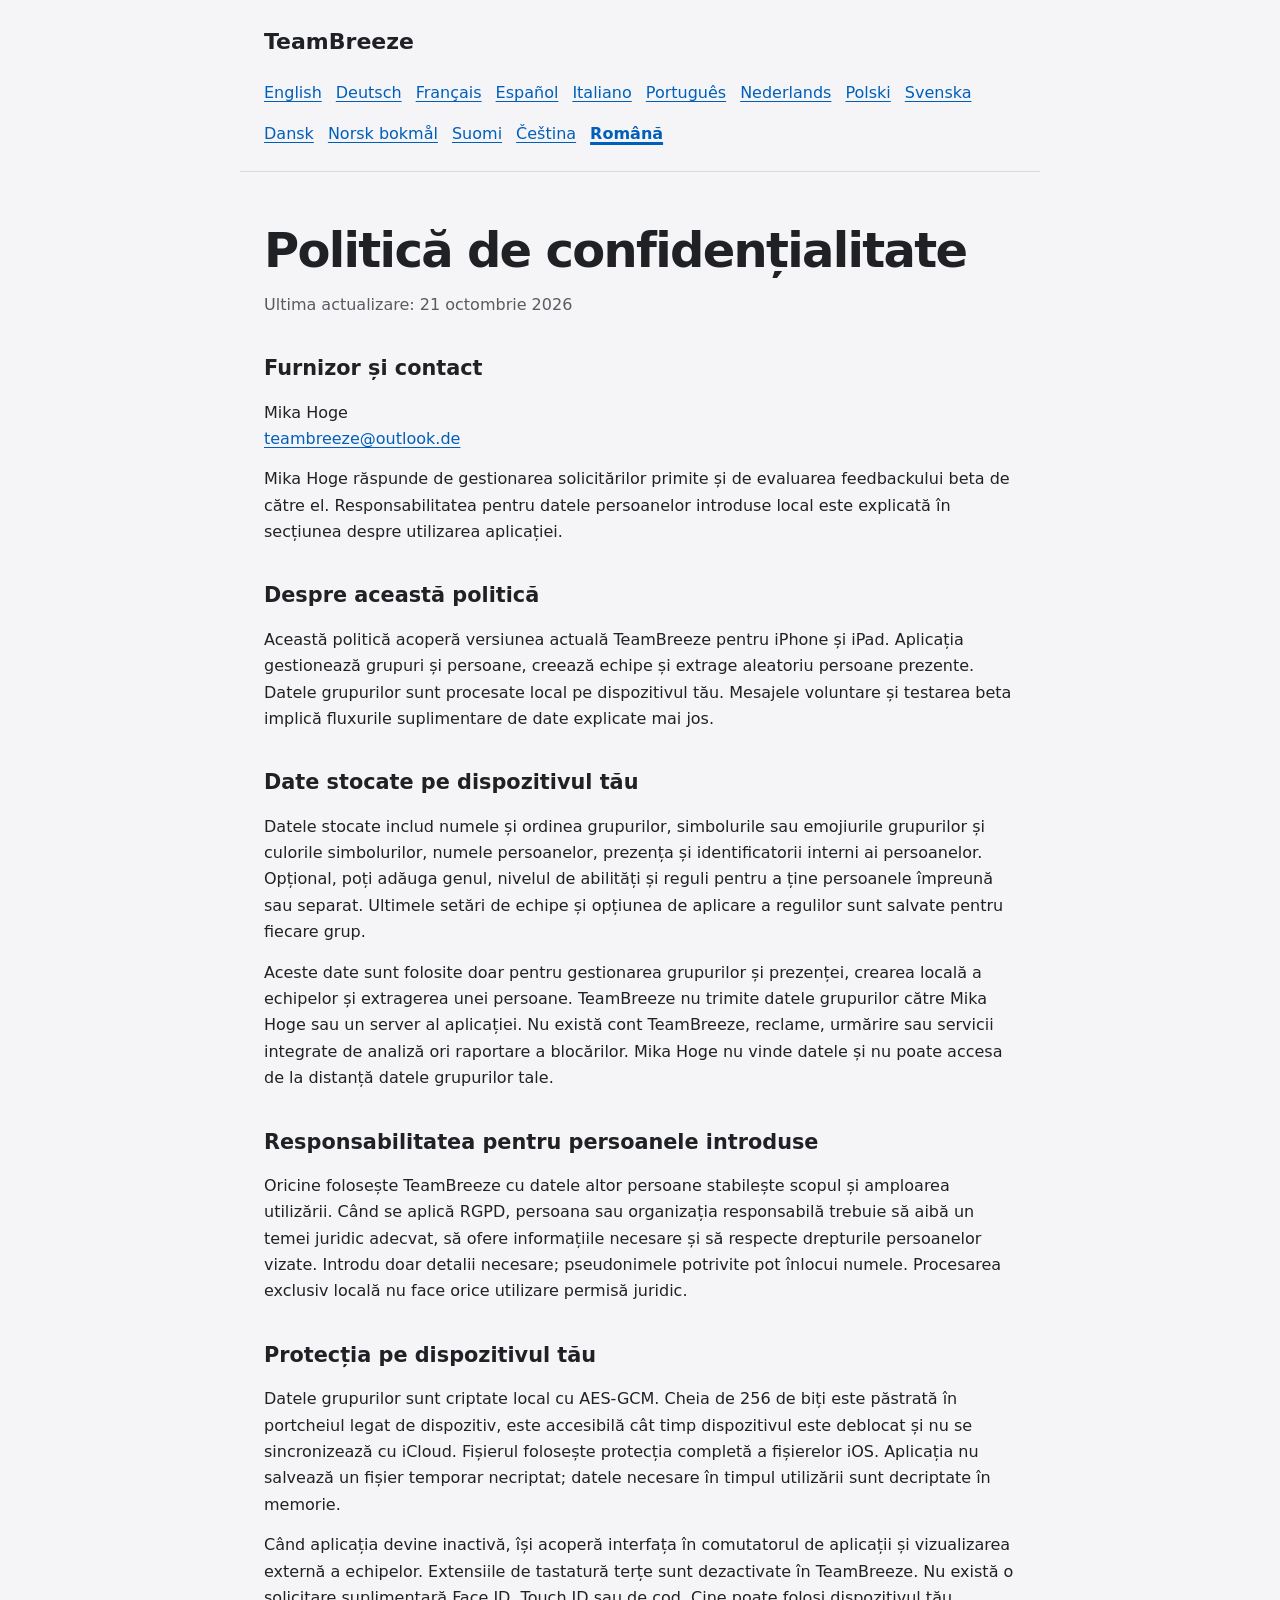
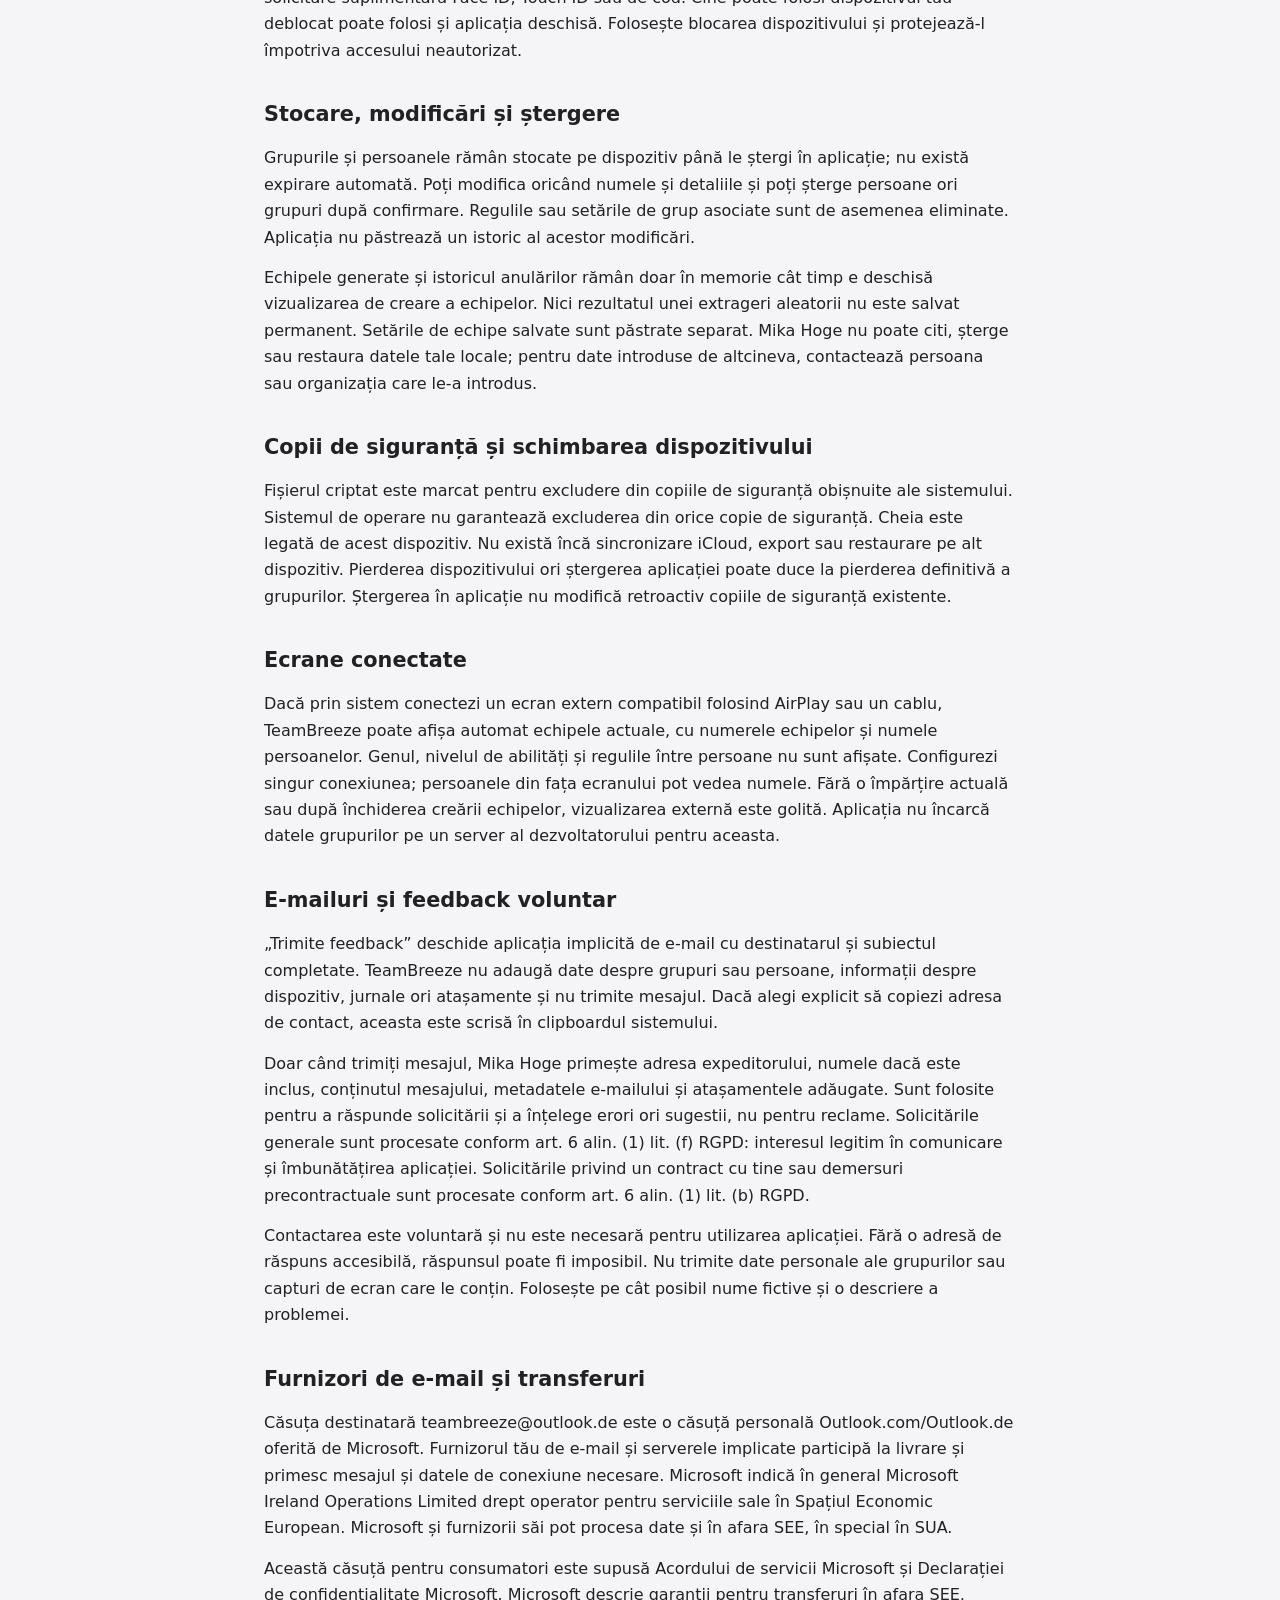
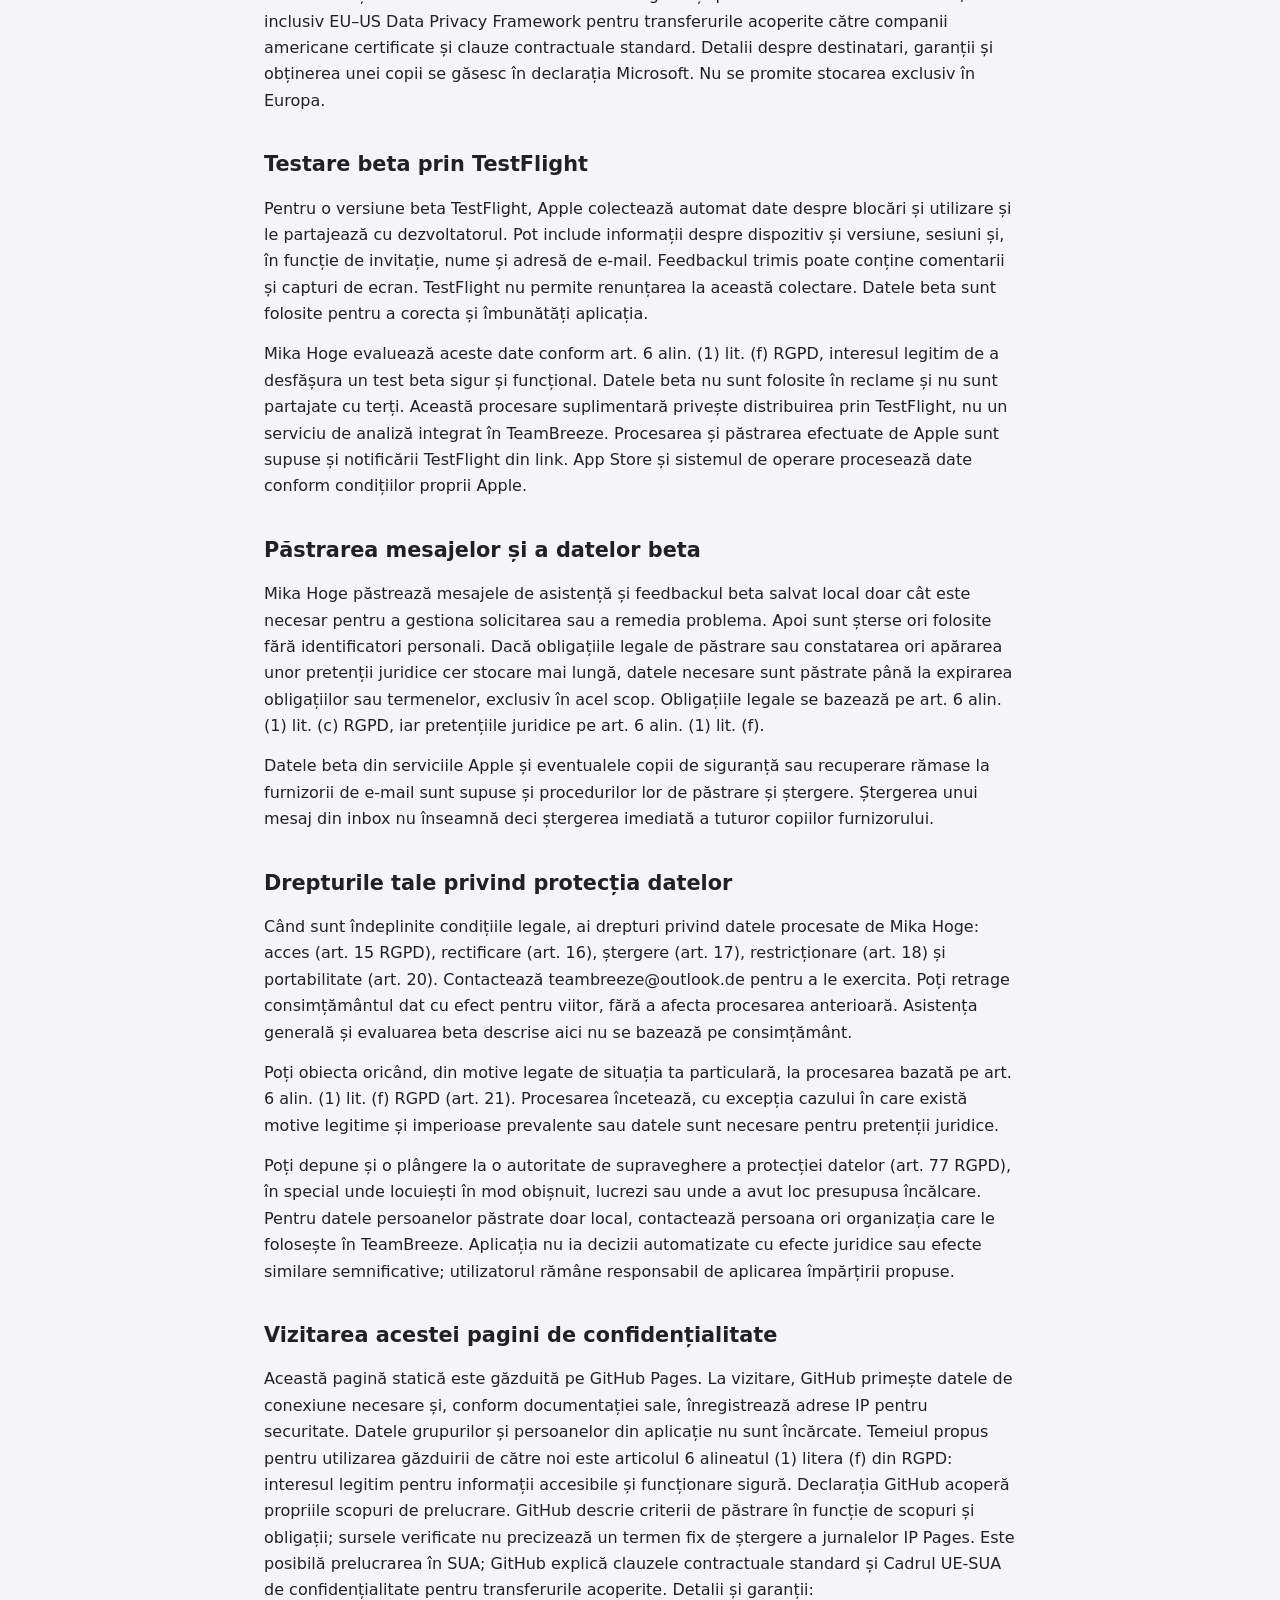
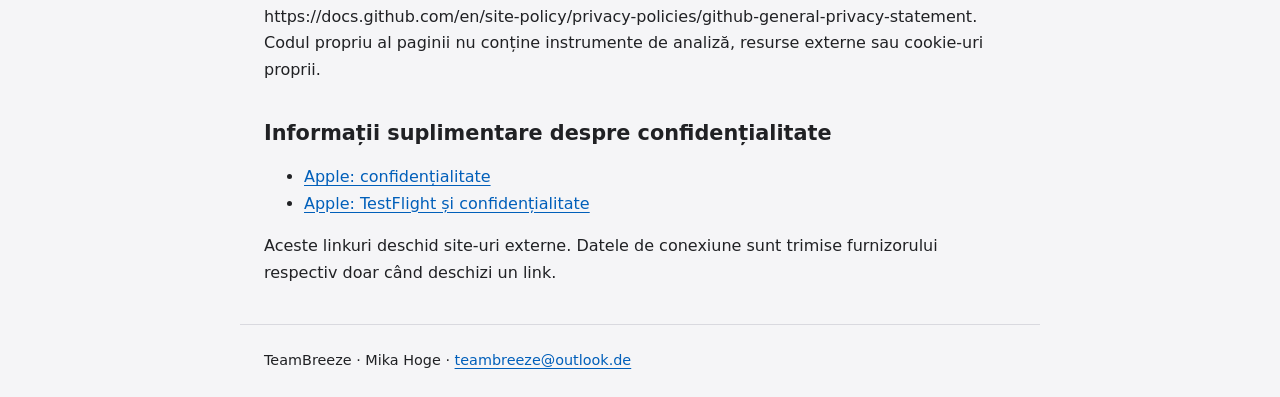
<file: ro.html>
<!doctype html>
<html lang="ro"><head><meta charset="utf-8"><meta name="viewport" content="width=device-width,initial-scale=1"><meta name="robots" content="noindex,nofollow"><meta name="referrer" content="no-referrer"><title>TeamBreeze – Politică de confidențialitate</title><link rel="stylesheet" href="style.css"><link rel="alternate" hreflang="de" href="de.html"><link rel="alternate" hreflang="en" href="index.html"><link rel="alternate" hreflang="fr" href="fr.html"><link rel="alternate" hreflang="es" href="es.html"><link rel="alternate" hreflang="it" href="it.html"><link rel="alternate" hreflang="pt" href="pt.html"><link rel="alternate" hreflang="nl" href="nl.html"><link rel="alternate" hreflang="pl" href="pl.html"><link rel="alternate" hreflang="sv" href="sv.html"><link rel="alternate" hreflang="da" href="da.html"><link rel="alternate" hreflang="nb" href="nb.html"><link rel="alternate" hreflang="fi" href="fi.html"><link rel="alternate" hreflang="cs" href="cs.html"><link rel="alternate" hreflang="ro" href="ro.html"></head><body><header><span class="brand">TeamBreeze</span><nav aria-label="Language"><a href="index.html" lang="en" hreflang="en">English</a><a href="de.html" lang="de" hreflang="de">Deutsch</a><a href="fr.html" lang="fr" hreflang="fr">Français</a><a href="es.html" lang="es" hreflang="es">Español</a><a href="it.html" lang="it" hreflang="it">Italiano</a><a href="pt.html" lang="pt" hreflang="pt">Português</a><a href="nl.html" lang="nl" hreflang="nl">Nederlands</a><a href="pl.html" lang="pl" hreflang="pl">Polski</a><a href="sv.html" lang="sv" hreflang="sv">Svenska</a><a href="da.html" lang="da" hreflang="da">Dansk</a><a href="nb.html" lang="nb" hreflang="nb">Norsk bokmål</a><a href="fi.html" lang="fi" hreflang="fi">Suomi</a><a href="cs.html" lang="cs" hreflang="cs">Čeština</a><a href="ro.html" lang="ro" hreflang="ro" aria-current="page">Română</a></nav></header><main><h1>Politică de confidențialitate</h1><p class="date">Ultima actualizare: 21 octombrie 2026</p><section><h2>Furnizor și contact</h2><p>Mika Hoge<br><a href="mailto:teambreeze@outlook.de">teambreeze@outlook.de</a></p><p>Mika Hoge răspunde de gestionarea solicitărilor primite și de evaluarea feedbackului beta de către el. Responsabilitatea pentru datele persoanelor introduse local este explicată în secțiunea despre utilizarea aplicației.</p></section><section><h2>Despre această politică</h2><p>Această politică acoperă versiunea actuală TeamBreeze pentru iPhone și iPad. Aplicația gestionează grupuri și persoane, creează echipe și extrage aleatoriu persoane prezente. Datele grupurilor sunt procesate local pe dispozitivul tău. Mesajele voluntare și testarea beta implică fluxurile suplimentare de date explicate mai jos.</p></section><section><h2>Date stocate pe dispozitivul tău</h2><p>Datele stocate includ numele și ordinea grupurilor, simbolurile sau emojiurile grupurilor și culorile simbolurilor, numele persoanelor, prezența și identificatorii interni ai persoanelor. Opțional, poți adăuga genul, nivelul de abilități și reguli pentru a ține persoanele împreună sau separat. Ultimele setări de echipe și opțiunea de aplicare a regulilor sunt salvate pentru fiecare grup.</p><p>Aceste date sunt folosite doar pentru gestionarea grupurilor și prezenței, crearea locală a echipelor și extragerea unei persoane. TeamBreeze nu trimite datele grupurilor către Mika Hoge sau un server al aplicației. Nu există cont TeamBreeze, reclame, urmărire sau servicii integrate de analiză ori raportare a blocărilor. Mika Hoge nu vinde datele și nu poate accesa de la distanță datele grupurilor tale.</p></section><section><h2>Responsabilitatea pentru persoanele introduse</h2><p>Oricine folosește TeamBreeze cu datele altor persoane stabilește scopul și amploarea utilizării. Când se aplică RGPD, persoana sau organizația responsabilă trebuie să aibă un temei juridic adecvat, să ofere informațiile necesare și să respecte drepturile persoanelor vizate. Introdu doar detalii necesare; pseudonimele potrivite pot înlocui numele. Procesarea exclusiv locală nu face orice utilizare permisă juridic.</p></section><section><h2>Protecția pe dispozitivul tău</h2><p>Datele grupurilor sunt criptate local cu AES-GCM. Cheia de 256 de biți este păstrată în portcheiul legat de dispozitiv, este accesibilă cât timp dispozitivul este deblocat și nu se sincronizează cu iCloud. Fișierul folosește protecția completă a fișierelor iOS. Aplicația nu salvează un fișier temporar necriptat; datele necesare în timpul utilizării sunt decriptate în memorie.</p><p>Când aplicația devine inactivă, își acoperă interfața în comutatorul de aplicații și vizualizarea externă a echipelor. Extensiile de tastatură terțe sunt dezactivate în TeamBreeze. Nu există o solicitare suplimentară Face ID, Touch ID sau de cod. Cine poate folosi dispozitivul tău deblocat poate folosi și aplicația deschisă. Folosește blocarea dispozitivului și protejează-l împotriva accesului neautorizat.</p></section><section><h2>Stocare, modificări și ștergere</h2><p>Grupurile și persoanele rămân stocate pe dispozitiv până le ștergi în aplicație; nu există expirare automată. Poți modifica oricând numele și detaliile și poți șterge persoane ori grupuri după confirmare. Regulile sau setările de grup asociate sunt de asemenea eliminate. Aplicația nu păstrează un istoric al acestor modificări.</p><p>Echipele generate și istoricul anulărilor rămân doar în memorie cât timp e deschisă vizualizarea de creare a echipelor. Nici rezultatul unei extrageri aleatorii nu este salvat permanent. Setările de echipe salvate sunt păstrate separat. Mika Hoge nu poate citi, șterge sau restaura datele tale locale; pentru date introduse de altcineva, contactează persoana sau organizația care le-a introdus.</p></section><section><h2>Copii de siguranță și schimbarea dispozitivului</h2><p>Fișierul criptat este marcat pentru excludere din copiile de siguranță obișnuite ale sistemului. Sistemul de operare nu garantează excluderea din orice copie de siguranță. Cheia este legată de acest dispozitiv. Nu există încă sincronizare iCloud, export sau restaurare pe alt dispozitiv. Pierderea dispozitivului ori ștergerea aplicației poate duce la pierderea definitivă a grupurilor. Ștergerea în aplicație nu modifică retroactiv copiile de siguranță existente.</p></section><section><h2>Ecrane conectate</h2><p>Dacă prin sistem conectezi un ecran extern compatibil folosind AirPlay sau un cablu, TeamBreeze poate afișa automat echipele actuale, cu numerele echipelor și numele persoanelor. Genul, nivelul de abilități și regulile între persoane nu sunt afișate. Configurezi singur conexiunea; persoanele din fața ecranului pot vedea numele. Fără o împărțire actuală sau după închiderea creării echipelor, vizualizarea externă este golită. Aplicația nu încarcă datele grupurilor pe un server al dezvoltatorului pentru aceasta.</p></section><section><h2>E-mailuri și feedback voluntar</h2><p>„Trimite feedback” deschide aplicația implicită de e-mail cu destinatarul și subiectul completate. TeamBreeze nu adaugă date despre grupuri sau persoane, informații despre dispozitiv, jurnale ori atașamente și nu trimite mesajul. Dacă alegi explicit să copiezi adresa de contact, aceasta este scrisă în clipboardul sistemului.</p><p>Doar când trimiți mesajul, Mika Hoge primește adresa expeditorului, numele dacă este inclus, conținutul mesajului, metadatele e-mailului și atașamentele adăugate. Sunt folosite pentru a răspunde solicitării și a înțelege erori ori sugestii, nu pentru reclame. Solicitările generale sunt procesate conform art. 6 alin. (1) lit. (f) RGPD: interesul legitim în comunicare și îmbunătățirea aplicației. Solicitările privind un contract cu tine sau demersuri precontractuale sunt procesate conform art. 6 alin. (1) lit. (b) RGPD.</p><p>Contactarea este voluntară și nu este necesară pentru utilizarea aplicației. Fără o adresă de răspuns accesibilă, răspunsul poate fi imposibil. Nu trimite date personale ale grupurilor sau capturi de ecran care le conțin. Folosește pe cât posibil nume fictive și o descriere a problemei.</p></section><section><h2>Furnizori de e-mail și transferuri</h2><p>Căsuța destinatară teambreeze@outlook.de este o căsuță personală Outlook.com/Outlook.de oferită de Microsoft. Furnizorul tău de e-mail și serverele implicate participă la livrare și primesc mesajul și datele de conexiune necesare. Microsoft indică în general Microsoft Ireland Operations Limited drept operator pentru serviciile sale în Spațiul Economic European. Microsoft și furnizorii săi pot procesa date și în afara SEE, în special în SUA.</p><p>Această căsuță pentru consumatori este supusă Acordului de servicii Microsoft și Declarației de confidențialitate Microsoft. Microsoft descrie garanții pentru transferuri în afara SEE, inclusiv EU–US Data Privacy Framework pentru transferurile acoperite către companii americane certificate și clauze contractuale standard. Detalii despre destinatari, garanții și obținerea unei copii se găsesc în declarația Microsoft. Nu se promite stocarea exclusiv în Europa.</p></section><section><h2>Testare beta prin TestFlight</h2><p>Pentru o versiune beta TestFlight, Apple colectează automat date despre blocări și utilizare și le partajează cu dezvoltatorul. Pot include informații despre dispozitiv și versiune, sesiuni și, în funcție de invitație, nume și adresă de e-mail. Feedbackul trimis poate conține comentarii și capturi de ecran. TestFlight nu permite renunțarea la această colectare. Datele beta sunt folosite pentru a corecta și îmbunătăți aplicația.</p><p>Mika Hoge evaluează aceste date conform art. 6 alin. (1) lit. (f) RGPD, interesul legitim de a desfășura un test beta sigur și funcțional. Datele beta nu sunt folosite în reclame și nu sunt partajate cu terți. Această procesare suplimentară privește distribuirea prin TestFlight, nu un serviciu de analiză integrat în TeamBreeze. Procesarea și păstrarea efectuate de Apple sunt supuse și notificării TestFlight din link. App Store și sistemul de operare procesează date conform condițiilor proprii Apple.</p></section><section><h2>Păstrarea mesajelor și a datelor beta</h2><p>Mika Hoge păstrează mesajele de asistență și feedbackul beta salvat local doar cât este necesar pentru a gestiona solicitarea sau a remedia problema. Apoi sunt șterse ori folosite fără identificatori personali. Dacă obligațiile legale de păstrare sau constatarea ori apărarea unor pretenții juridice cer stocare mai lungă, datele necesare sunt păstrate până la expirarea obligațiilor sau termenelor, exclusiv în acel scop. Obligațiile legale se bazează pe art. 6 alin. (1) lit. (c) RGPD, iar pretențiile juridice pe art. 6 alin. (1) lit. (f).</p><p>Datele beta din serviciile Apple și eventualele copii de siguranță sau recuperare rămase la furnizorii de e-mail sunt supuse și procedurilor lor de păstrare și ștergere. Ștergerea unui mesaj din inbox nu înseamnă deci ștergerea imediată a tuturor copiilor furnizorului.</p></section><section><h2>Drepturile tale privind protecția datelor</h2><p>Când sunt îndeplinite condițiile legale, ai drepturi privind datele procesate de Mika Hoge: acces (art. 15 RGPD), rectificare (art. 16), ștergere (art. 17), restricționare (art. 18) și portabilitate (art. 20). Contactează teambreeze@outlook.de pentru a le exercita. Poți retrage consimțământul dat cu efect pentru viitor, fără a afecta procesarea anterioară. Asistența generală și evaluarea beta descrise aici nu se bazează pe consimțământ.</p><p>Poți obiecta oricând, din motive legate de situația ta particulară, la procesarea bazată pe art. 6 alin. (1) lit. (f) RGPD (art. 21). Procesarea încetează, cu excepția cazului în care există motive legitime și imperioase prevalente sau datele sunt necesare pentru pretenții juridice.</p><p>Poți depune și o plângere la o autoritate de supraveghere a protecției datelor (art. 77 RGPD), în special unde locuiești în mod obișnuit, lucrezi sau unde a avut loc presupusa încălcare. Pentru datele persoanelor păstrate doar local, contactează persoana ori organizația care le folosește în TeamBreeze. Aplicația nu ia decizii automatizate cu efecte juridice sau efecte similare semnificative; utilizatorul rămâne responsabil de aplicarea împărțirii propuse.</p></section><section><h2>Vizitarea acestei pagini de confidențialitate</h2><p>Această pagină statică este găzduită pe GitHub Pages. La vizitare, GitHub primește datele de conexiune necesare și, conform documentației sale, înregistrează adrese IP pentru securitate. Datele grupurilor și persoanelor din aplicație nu sunt încărcate. Temeiul propus pentru utilizarea găzduirii de către noi este articolul 6 alineatul (1) litera (f) din RGPD: interesul legitim pentru informații accesibile și funcționare sigură. Declarația GitHub acoperă propriile scopuri de prelucrare. GitHub descrie criterii de păstrare în funcție de scopuri și obligații; sursele verificate nu precizează un termen fix de ștergere a jurnalelor IP Pages. Este posibilă prelucrarea în SUA; GitHub explică clauzele contractuale standard și Cadrul UE-SUA de confidențialitate pentru transferurile acoperite. Detalii și garanții: https://docs.github.com/en/site-policy/privacy-policies/github-general-privacy-statement. Codul propriu al paginii nu conține instrumente de analiză, resurse externe sau cookie-uri proprii.</p></section><section><h2>Informații suplimentare despre confidențialitate</h2><ul><li><a href="https://www.apple.com/legal/privacy/" rel="noreferrer">Apple: confidențialitate</a></li><li><a href="https://www.apple.com/legal/privacy/data/en/test-flight/" rel="noreferrer">Apple: TestFlight și confidențialitate</a></li></ul><p>Aceste linkuri deschid site-uri externe. Datele de conexiune sunt trimise furnizorului respectiv doar când deschizi un link.</p></section></main><footer>TeamBreeze · Mika Hoge · <a href="mailto:teambreeze@outlook.de">teambreeze@outlook.de</a></footer></body></html>
</file>
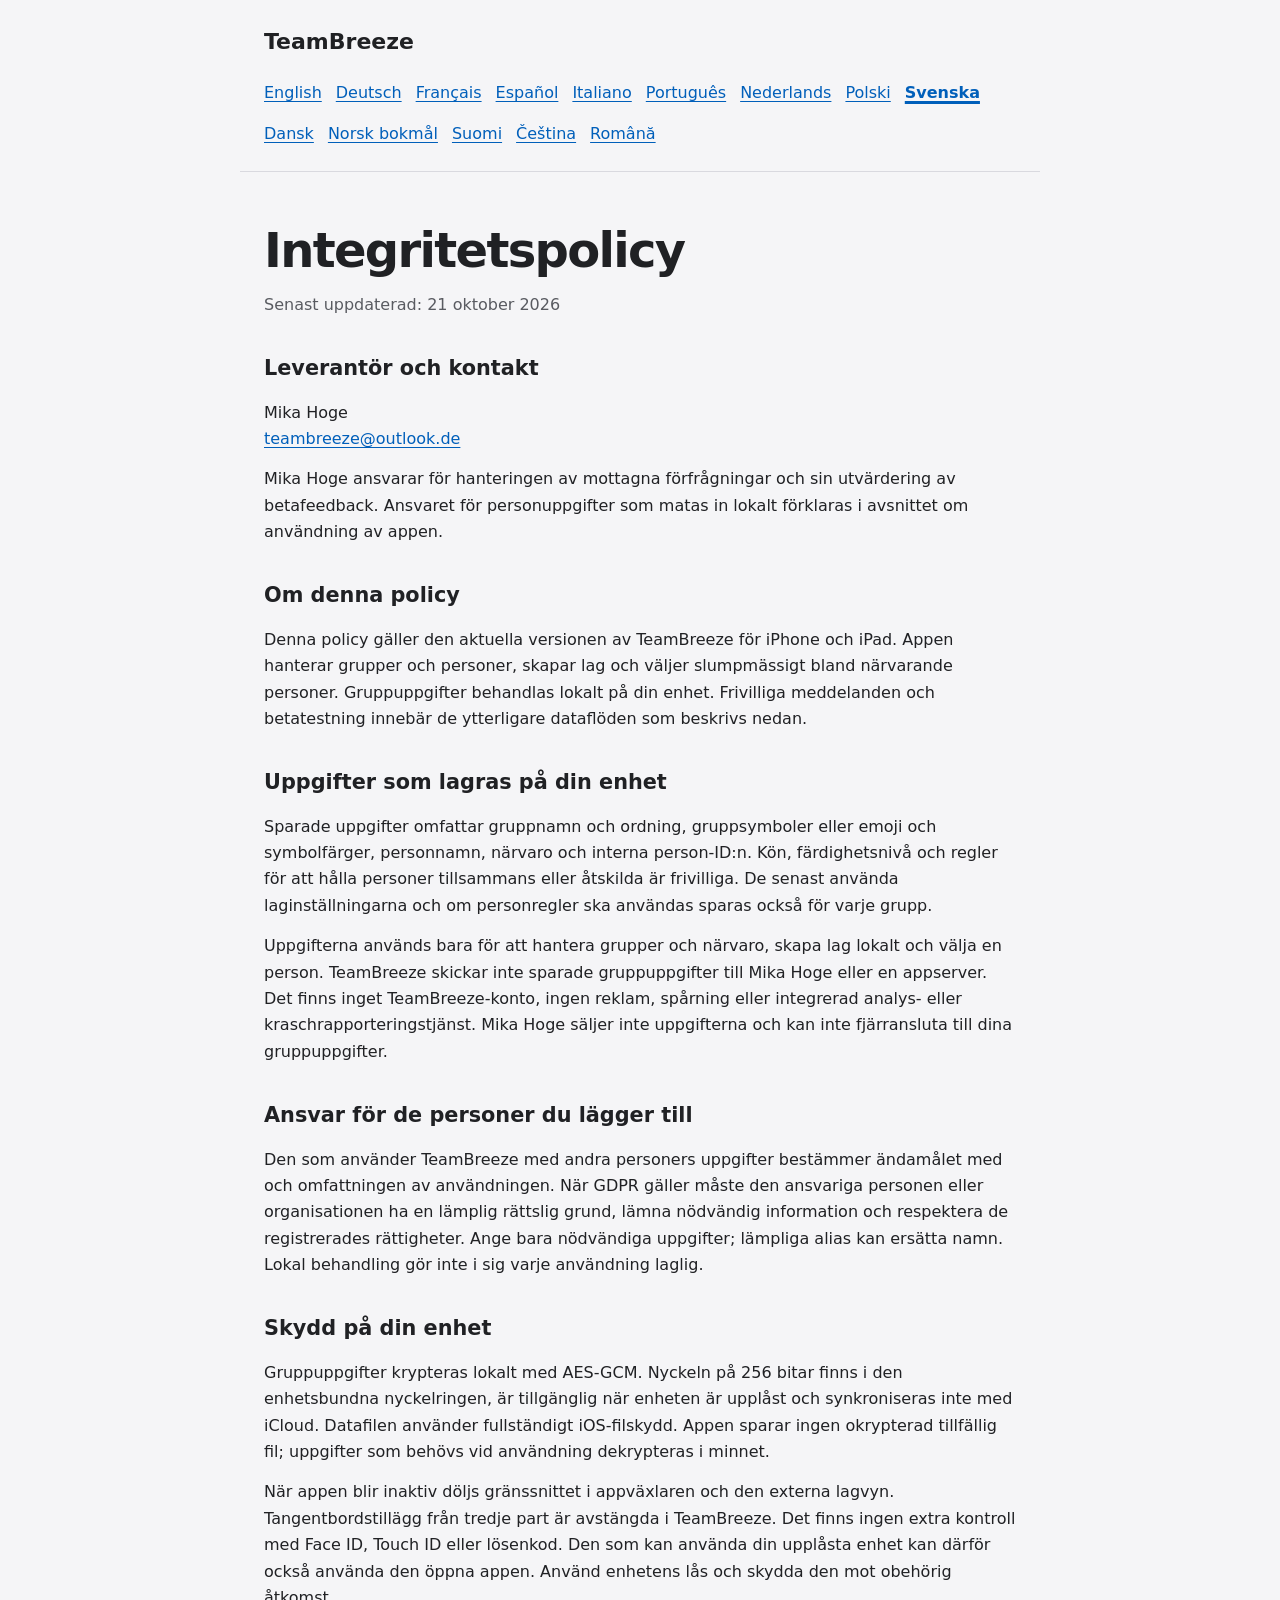
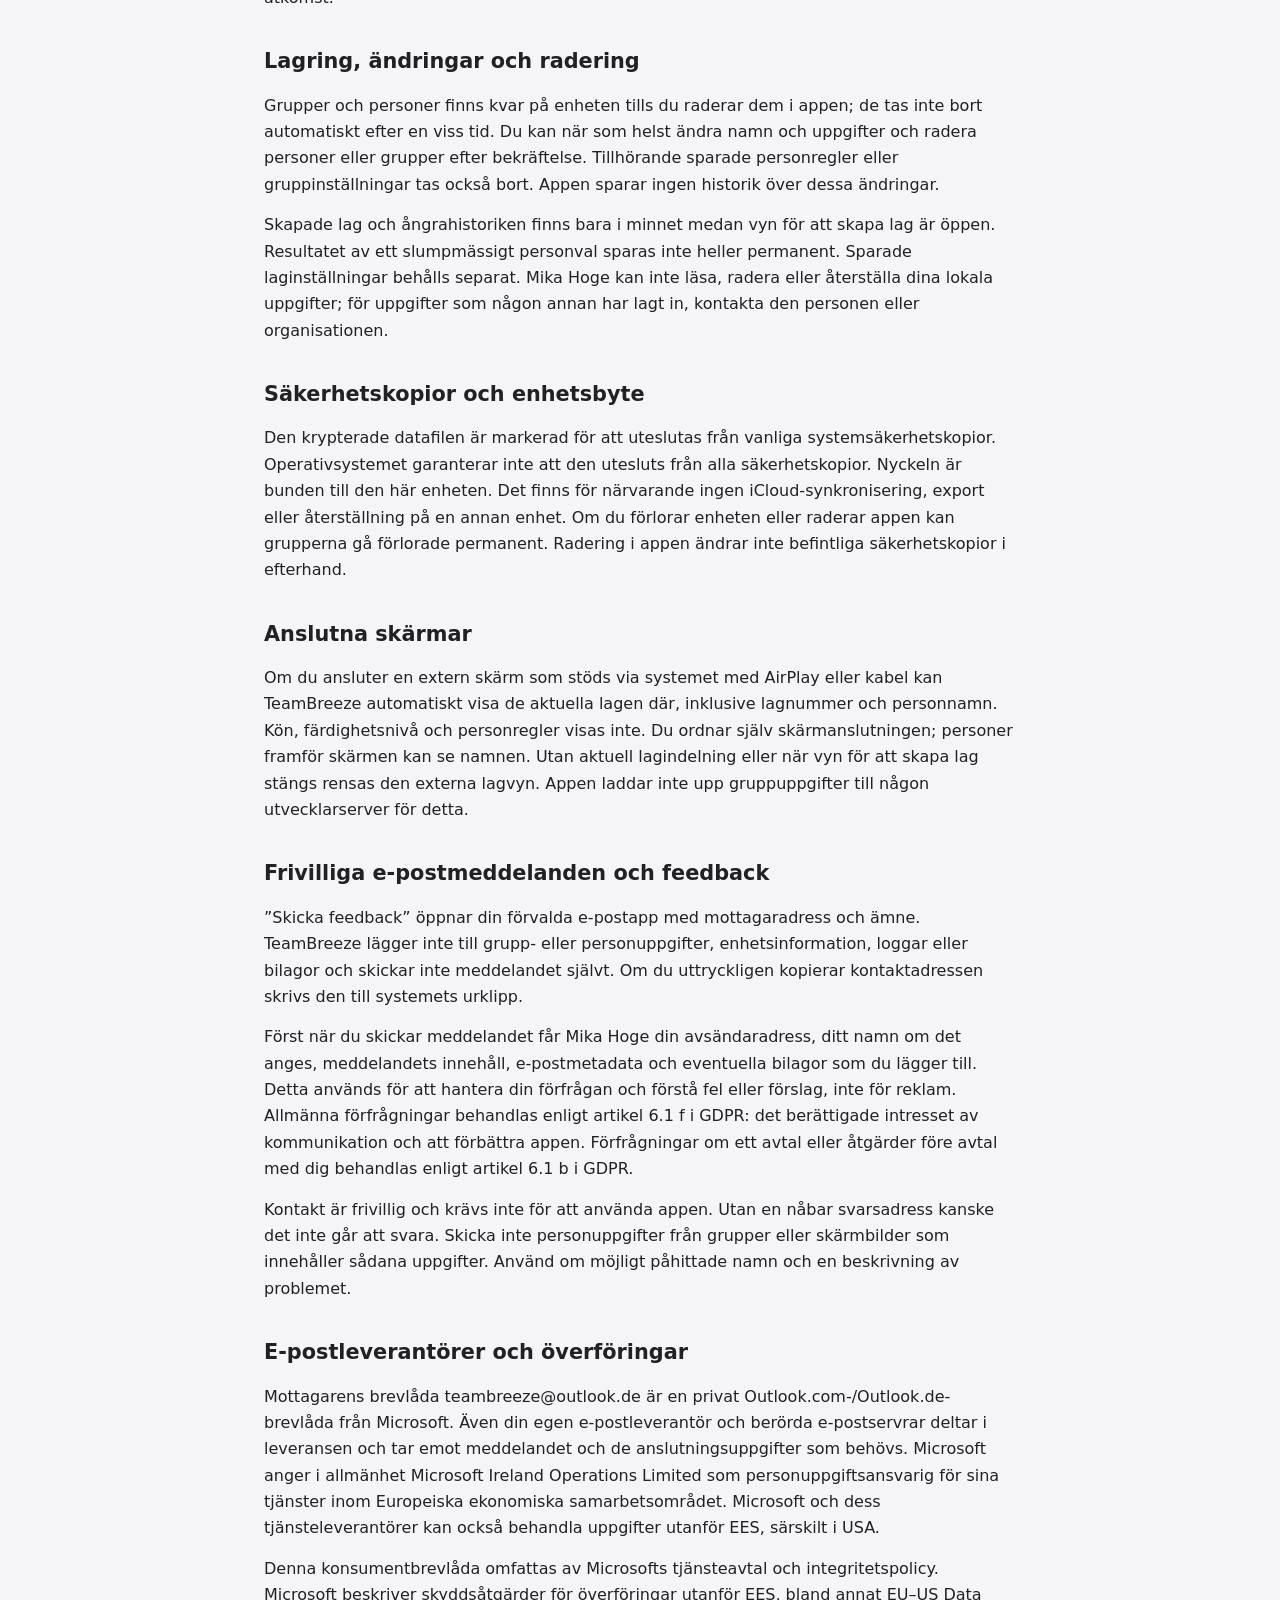
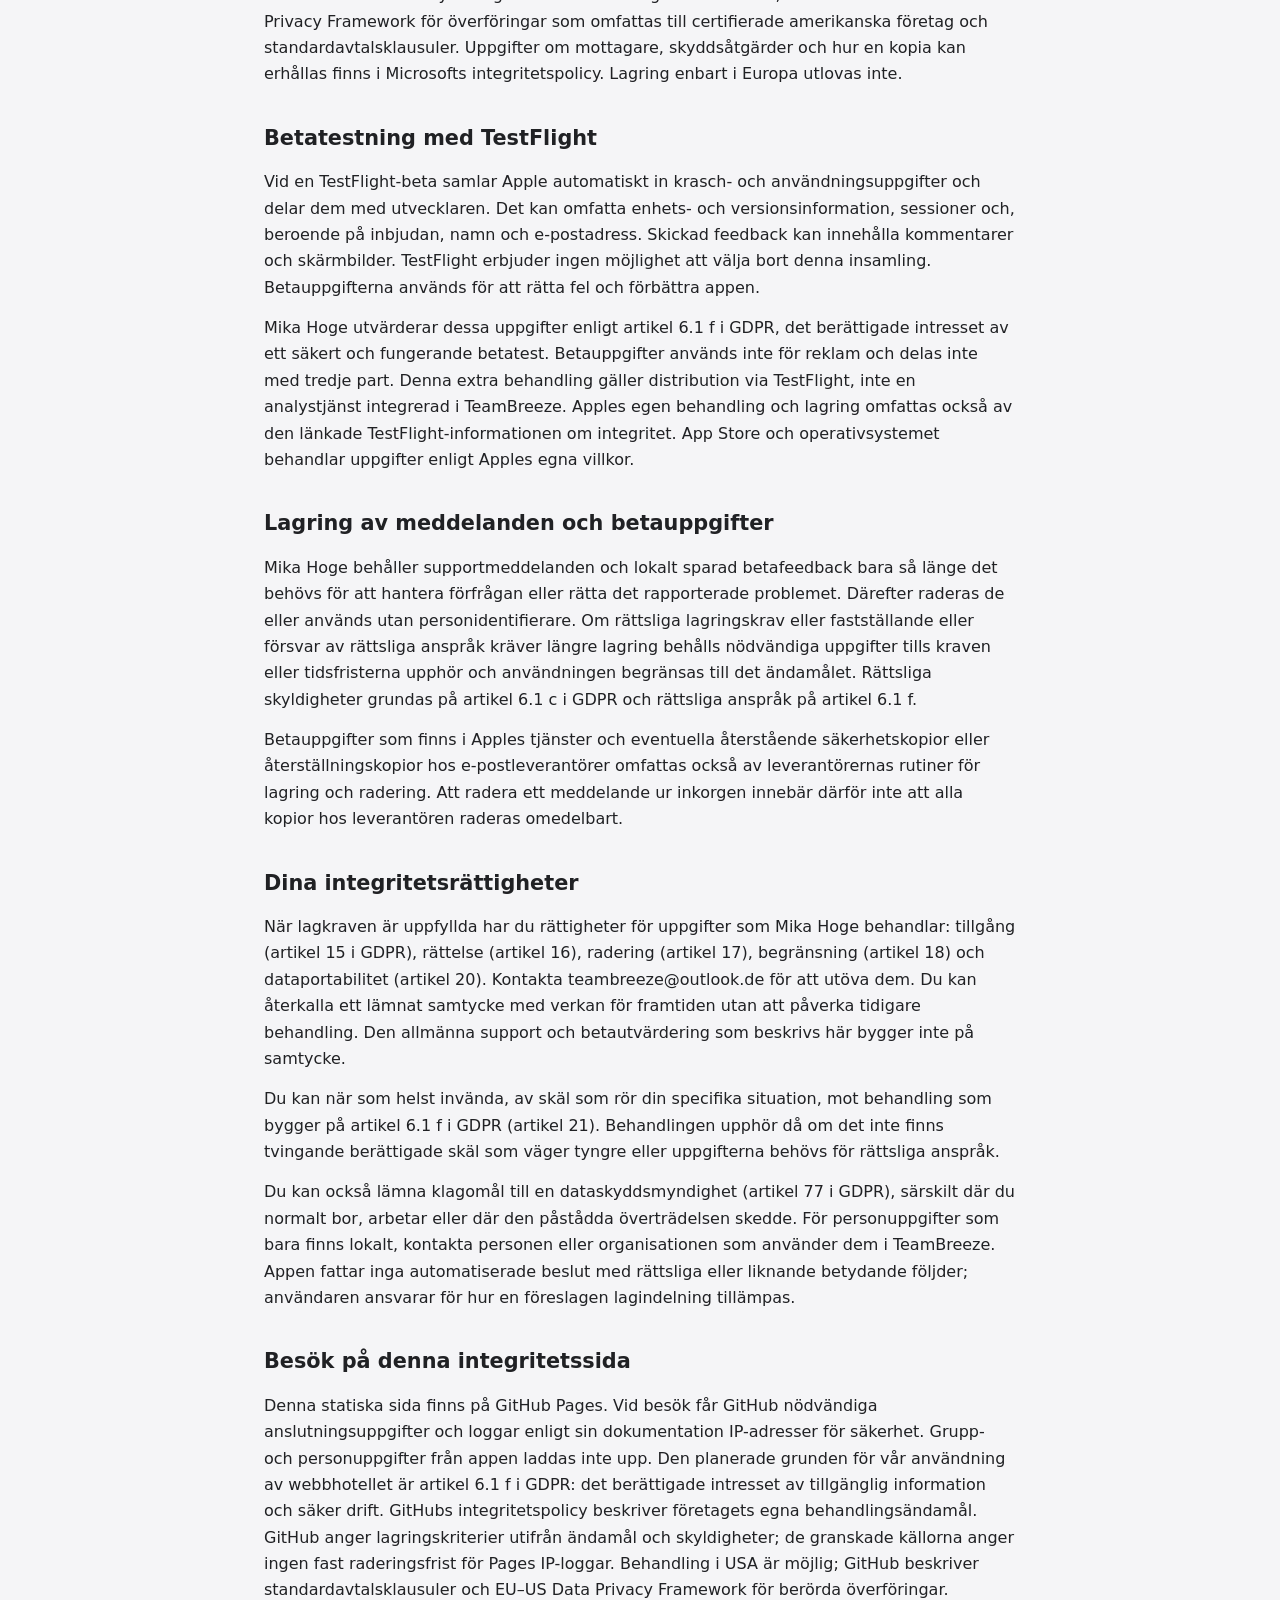
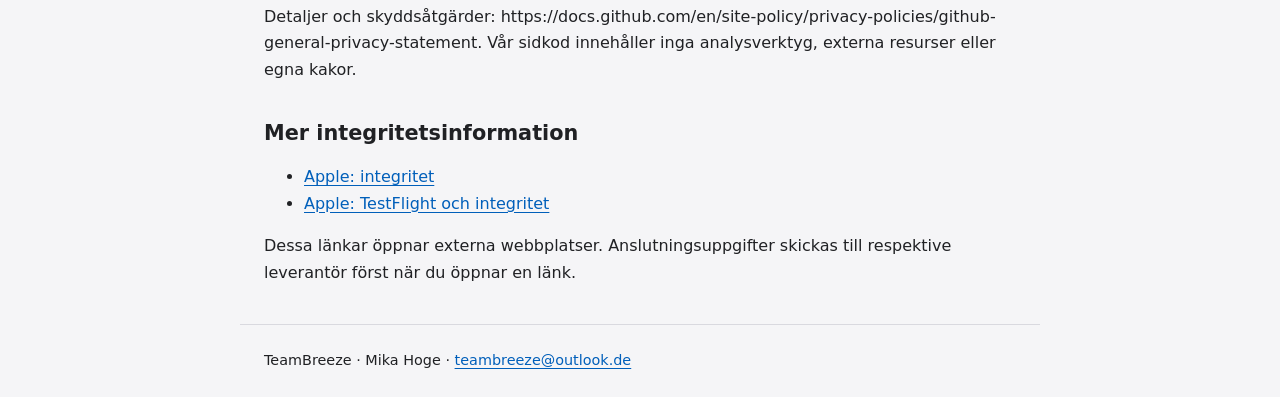
<file: sv.html>
<!doctype html>
<html lang="sv"><head><meta charset="utf-8"><meta name="viewport" content="width=device-width,initial-scale=1"><meta name="robots" content="noindex,nofollow"><meta name="referrer" content="no-referrer"><title>TeamBreeze – Integritetspolicy</title><link rel="stylesheet" href="style.css"><link rel="alternate" hreflang="de" href="de.html"><link rel="alternate" hreflang="en" href="index.html"><link rel="alternate" hreflang="fr" href="fr.html"><link rel="alternate" hreflang="es" href="es.html"><link rel="alternate" hreflang="it" href="it.html"><link rel="alternate" hreflang="pt" href="pt.html"><link rel="alternate" hreflang="nl" href="nl.html"><link rel="alternate" hreflang="pl" href="pl.html"><link rel="alternate" hreflang="sv" href="sv.html"><link rel="alternate" hreflang="da" href="da.html"><link rel="alternate" hreflang="nb" href="nb.html"><link rel="alternate" hreflang="fi" href="fi.html"><link rel="alternate" hreflang="cs" href="cs.html"><link rel="alternate" hreflang="ro" href="ro.html"></head><body><header><span class="brand">TeamBreeze</span><nav aria-label="Language"><a href="index.html" lang="en" hreflang="en">English</a><a href="de.html" lang="de" hreflang="de">Deutsch</a><a href="fr.html" lang="fr" hreflang="fr">Français</a><a href="es.html" lang="es" hreflang="es">Español</a><a href="it.html" lang="it" hreflang="it">Italiano</a><a href="pt.html" lang="pt" hreflang="pt">Português</a><a href="nl.html" lang="nl" hreflang="nl">Nederlands</a><a href="pl.html" lang="pl" hreflang="pl">Polski</a><a href="sv.html" lang="sv" hreflang="sv" aria-current="page">Svenska</a><a href="da.html" lang="da" hreflang="da">Dansk</a><a href="nb.html" lang="nb" hreflang="nb">Norsk bokmål</a><a href="fi.html" lang="fi" hreflang="fi">Suomi</a><a href="cs.html" lang="cs" hreflang="cs">Čeština</a><a href="ro.html" lang="ro" hreflang="ro">Română</a></nav></header><main><h1>Integritetspolicy</h1><p class="date">Senast uppdaterad: 21 oktober 2026</p><section><h2>Leverantör och kontakt</h2><p>Mika Hoge<br><a href="mailto:teambreeze@outlook.de">teambreeze@outlook.de</a></p><p>Mika Hoge ansvarar för hanteringen av mottagna förfrågningar och sin utvärdering av betafeedback. Ansvaret för personuppgifter som matas in lokalt förklaras i avsnittet om användning av appen.</p></section><section><h2>Om denna policy</h2><p>Denna policy gäller den aktuella versionen av TeamBreeze för iPhone och iPad. Appen hanterar grupper och personer, skapar lag och väljer slumpmässigt bland närvarande personer. Gruppuppgifter behandlas lokalt på din enhet. Frivilliga meddelanden och betatestning innebär de ytterligare dataflöden som beskrivs nedan.</p></section><section><h2>Uppgifter som lagras på din enhet</h2><p>Sparade uppgifter omfattar gruppnamn och ordning, gruppsymboler eller emoji och symbolfärger, personnamn, närvaro och interna person-ID:n. Kön, färdighetsnivå och regler för att hålla personer tillsammans eller åtskilda är frivilliga. De senast använda laginställningarna och om personregler ska användas sparas också för varje grupp.</p><p>Uppgifterna används bara för att hantera grupper och närvaro, skapa lag lokalt och välja en person. TeamBreeze skickar inte sparade gruppuppgifter till Mika Hoge eller en appserver. Det finns inget TeamBreeze-konto, ingen reklam, spårning eller integrerad analys- eller kraschrapporteringstjänst. Mika Hoge säljer inte uppgifterna och kan inte fjärransluta till dina gruppuppgifter.</p></section><section><h2>Ansvar för de personer du lägger till</h2><p>Den som använder TeamBreeze med andra personers uppgifter bestämmer ändamålet med och omfattningen av användningen. När GDPR gäller måste den ansvariga personen eller organisationen ha en lämplig rättslig grund, lämna nödvändig information och respektera de registrerades rättigheter. Ange bara nödvändiga uppgifter; lämpliga alias kan ersätta namn. Lokal behandling gör inte i sig varje användning laglig.</p></section><section><h2>Skydd på din enhet</h2><p>Gruppuppgifter krypteras lokalt med AES-GCM. Nyckeln på 256 bitar finns i den enhetsbundna nyckelringen, är tillgänglig när enheten är upplåst och synkroniseras inte med iCloud. Datafilen använder fullständigt iOS-filskydd. Appen sparar ingen okrypterad tillfällig fil; uppgifter som behövs vid användning dekrypteras i minnet.</p><p>När appen blir inaktiv döljs gränssnittet i appväxlaren och den externa lagvyn. Tangentbordstillägg från tredje part är avstängda i TeamBreeze. Det finns ingen extra kontroll med Face ID, Touch ID eller lösenkod. Den som kan använda din upplåsta enhet kan därför också använda den öppna appen. Använd enhetens lås och skydda den mot obehörig åtkomst.</p></section><section><h2>Lagring, ändringar och radering</h2><p>Grupper och personer finns kvar på enheten tills du raderar dem i appen; de tas inte bort automatiskt efter en viss tid. Du kan när som helst ändra namn och uppgifter och radera personer eller grupper efter bekräftelse. Tillhörande sparade personregler eller gruppinställningar tas också bort. Appen sparar ingen historik över dessa ändringar.</p><p>Skapade lag och ångrahistoriken finns bara i minnet medan vyn för att skapa lag är öppen. Resultatet av ett slumpmässigt personval sparas inte heller permanent. Sparade laginställningar behålls separat. Mika Hoge kan inte läsa, radera eller återställa dina lokala uppgifter; för uppgifter som någon annan har lagt in, kontakta den personen eller organisationen.</p></section><section><h2>Säkerhetskopior och enhetsbyte</h2><p>Den krypterade datafilen är markerad för att uteslutas från vanliga systemsäkerhetskopior. Operativsystemet garanterar inte att den utesluts från alla säkerhetskopior. Nyckeln är bunden till den här enheten. Det finns för närvarande ingen iCloud-synkronisering, export eller återställning på en annan enhet. Om du förlorar enheten eller raderar appen kan grupperna gå förlorade permanent. Radering i appen ändrar inte befintliga säkerhetskopior i efterhand.</p></section><section><h2>Anslutna skärmar</h2><p>Om du ansluter en extern skärm som stöds via systemet med AirPlay eller kabel kan TeamBreeze automatiskt visa de aktuella lagen där, inklusive lagnummer och personnamn. Kön, färdighetsnivå och personregler visas inte. Du ordnar själv skärmanslutningen; personer framför skärmen kan se namnen. Utan aktuell lagindelning eller när vyn för att skapa lag stängs rensas den externa lagvyn. Appen laddar inte upp gruppuppgifter till någon utvecklarserver för detta.</p></section><section><h2>Frivilliga e-postmeddelanden och feedback</h2><p>”Skicka feedback” öppnar din förvalda e-postapp med mottagaradress och ämne. TeamBreeze lägger inte till grupp- eller personuppgifter, enhetsinformation, loggar eller bilagor och skickar inte meddelandet självt. Om du uttryckligen kopierar kontaktadressen skrivs den till systemets urklipp.</p><p>Först när du skickar meddelandet får Mika Hoge din avsändaradress, ditt namn om det anges, meddelandets innehåll, e-postmetadata och eventuella bilagor som du lägger till. Detta används för att hantera din förfrågan och förstå fel eller förslag, inte för reklam. Allmänna förfrågningar behandlas enligt artikel 6.1 f i GDPR: det berättigade intresset av kommunikation och att förbättra appen. Förfrågningar om ett avtal eller åtgärder före avtal med dig behandlas enligt artikel 6.1 b i GDPR.</p><p>Kontakt är frivillig och krävs inte för att använda appen. Utan en nåbar svarsadress kanske det inte går att svara. Skicka inte personuppgifter från grupper eller skärmbilder som innehåller sådana uppgifter. Använd om möjligt påhittade namn och en beskrivning av problemet.</p></section><section><h2>E-postleverantörer och överföringar</h2><p>Mottagarens brevlåda teambreeze@outlook.de är en privat Outlook.com-/Outlook.de-brevlåda från Microsoft. Även din egen e-postleverantör och berörda e-postservrar deltar i leveransen och tar emot meddelandet och de anslutningsuppgifter som behövs. Microsoft anger i allmänhet Microsoft Ireland Operations Limited som personuppgiftsansvarig för sina tjänster inom Europeiska ekonomiska samarbetsområdet. Microsoft och dess tjänsteleverantörer kan också behandla uppgifter utanför EES, särskilt i USA.</p><p>Denna konsumentbrevlåda omfattas av Microsofts tjänsteavtal och integritetspolicy. Microsoft beskriver skyddsåtgärder för överföringar utanför EES, bland annat EU–US Data Privacy Framework för överföringar som omfattas till certifierade amerikanska företag och standardavtalsklausuler. Uppgifter om mottagare, skyddsåtgärder och hur en kopia kan erhållas finns i Microsofts integritetspolicy. Lagring enbart i Europa utlovas inte.</p></section><section><h2>Betatestning med TestFlight</h2><p>Vid en TestFlight-beta samlar Apple automatiskt in krasch- och användningsuppgifter och delar dem med utvecklaren. Det kan omfatta enhets- och versionsinformation, sessioner och, beroende på inbjudan, namn och e-postadress. Skickad feedback kan innehålla kommentarer och skärmbilder. TestFlight erbjuder ingen möjlighet att välja bort denna insamling. Betauppgifterna används för att rätta fel och förbättra appen.</p><p>Mika Hoge utvärderar dessa uppgifter enligt artikel 6.1 f i GDPR, det berättigade intresset av ett säkert och fungerande betatest. Betauppgifter används inte för reklam och delas inte med tredje part. Denna extra behandling gäller distribution via TestFlight, inte en analystjänst integrerad i TeamBreeze. Apples egen behandling och lagring omfattas också av den länkade TestFlight-informationen om integritet. App Store och operativsystemet behandlar uppgifter enligt Apples egna villkor.</p></section><section><h2>Lagring av meddelanden och betauppgifter</h2><p>Mika Hoge behåller supportmeddelanden och lokalt sparad betafeedback bara så länge det behövs för att hantera förfrågan eller rätta det rapporterade problemet. Därefter raderas de eller används utan personidentifierare. Om rättsliga lagringskrav eller fastställande eller försvar av rättsliga anspråk kräver längre lagring behålls nödvändiga uppgifter tills kraven eller tidsfristerna upphör och användningen begränsas till det ändamålet. Rättsliga skyldigheter grundas på artikel 6.1 c i GDPR och rättsliga anspråk på artikel 6.1 f.</p><p>Betauppgifter som finns i Apples tjänster och eventuella återstående säkerhetskopior eller återställningskopior hos e-postleverantörer omfattas också av leverantörernas rutiner för lagring och radering. Att radera ett meddelande ur inkorgen innebär därför inte att alla kopior hos leverantören raderas omedelbart.</p></section><section><h2>Dina integritetsrättigheter</h2><p>När lagkraven är uppfyllda har du rättigheter för uppgifter som Mika Hoge behandlar: tillgång (artikel 15 i GDPR), rättelse (artikel 16), radering (artikel 17), begränsning (artikel 18) och dataportabilitet (artikel 20). Kontakta teambreeze@outlook.de för att utöva dem. Du kan återkalla ett lämnat samtycke med verkan för framtiden utan att påverka tidigare behandling. Den allmänna support och betautvärdering som beskrivs här bygger inte på samtycke.</p><p>Du kan när som helst invända, av skäl som rör din specifika situation, mot behandling som bygger på artikel 6.1 f i GDPR (artikel 21). Behandlingen upphör då om det inte finns tvingande berättigade skäl som väger tyngre eller uppgifterna behövs för rättsliga anspråk.</p><p>Du kan också lämna klagomål till en dataskyddsmyndighet (artikel 77 i GDPR), särskilt där du normalt bor, arbetar eller där den påstådda överträdelsen skedde. För personuppgifter som bara finns lokalt, kontakta personen eller organisationen som använder dem i TeamBreeze. Appen fattar inga automatiserade beslut med rättsliga eller liknande betydande följder; användaren ansvarar för hur en föreslagen lagindelning tillämpas.</p></section><section><h2>Besök på denna integritetssida</h2><p>Denna statiska sida finns på GitHub Pages. Vid besök får GitHub nödvändiga anslutningsuppgifter och loggar enligt sin dokumentation IP-adresser för säkerhet. Grupp- och personuppgifter från appen laddas inte upp. Den planerade grunden för vår användning av webbhotellet är artikel 6.1 f i GDPR: det berättigade intresset av tillgänglig information och säker drift. GitHubs integritetspolicy beskriver företagets egna behandlingsändamål. GitHub anger lagringskriterier utifrån ändamål och skyldigheter; de granskade källorna anger ingen fast raderingsfrist för Pages IP-loggar. Behandling i USA är möjlig; GitHub beskriver standardavtalsklausuler och EU–US Data Privacy Framework för berörda överföringar. Detaljer och skyddsåtgärder: https://docs.github.com/en/site-policy/privacy-policies/github-general-privacy-statement. Vår sidkod innehåller inga analysverktyg, externa resurser eller egna kakor.</p></section><section><h2>Mer integritetsinformation</h2><ul><li><a href="https://www.apple.com/legal/privacy/" rel="noreferrer">Apple: integritet</a></li><li><a href="https://www.apple.com/legal/privacy/data/en/test-flight/" rel="noreferrer">Apple: TestFlight och integritet</a></li></ul><p>Dessa länkar öppnar externa webbplatser. Anslutningsuppgifter skickas till respektive leverantör först när du öppnar en länk.</p></section></main><footer>TeamBreeze · Mika Hoge · <a href="mailto:teambreeze@outlook.de">teambreeze@outlook.de</a></footer></body></html>
</file>
<file: style.css>
*{box-sizing:border-box}html{color-scheme:light dark;font-family:system-ui,-apple-system,BlinkMacSystemFont,"Segoe UI",sans-serif;line-height:1.65;background:light-dark(#f5f5f7,#101113);color:light-dark(#202124,#f5f5f7)}body{margin:0}main,header,footer{max-width:800px;margin:auto;padding:24px}header{display:flex;flex-wrap:wrap;align-items:center;justify-content:space-between;gap:20px;border-bottom:1px solid light-dark(#d9d9df,#393a40)}a{color:light-dark(#005fba,#8dc5ff);text-underline-offset:3px}nav{display:flex;gap:14px;flex-wrap:wrap}a:focus-visible{outline:3px solid currentColor;outline-offset:5px}nav a[aria-current]{font-weight:700;text-decoration-thickness:3px}.brand{font-weight:750;font-size:22px}h1{font-size:clamp(2rem,5vw,3rem);line-height:1.12;letter-spacing:-.035em;margin:28px 0 12px}h2{font-size:1.3rem;line-height:1.35;margin-top:36px}p{margin:14px 0;overflow-wrap:anywhere}.date{color:light-dark(#595b61,#bfc0c7)}.draft{padding:18px;border:2px solid light-dark(#a64b00,#fcb96d);border-radius:14px;background:light-dark(#fff5e5,#302718)}footer{font-size:.9rem;border-top:1px solid light-dark(#d9d9df,#393a40)}@media(prefers-reduced-motion:no-preference){a{transition:color .15s}}
</file>
